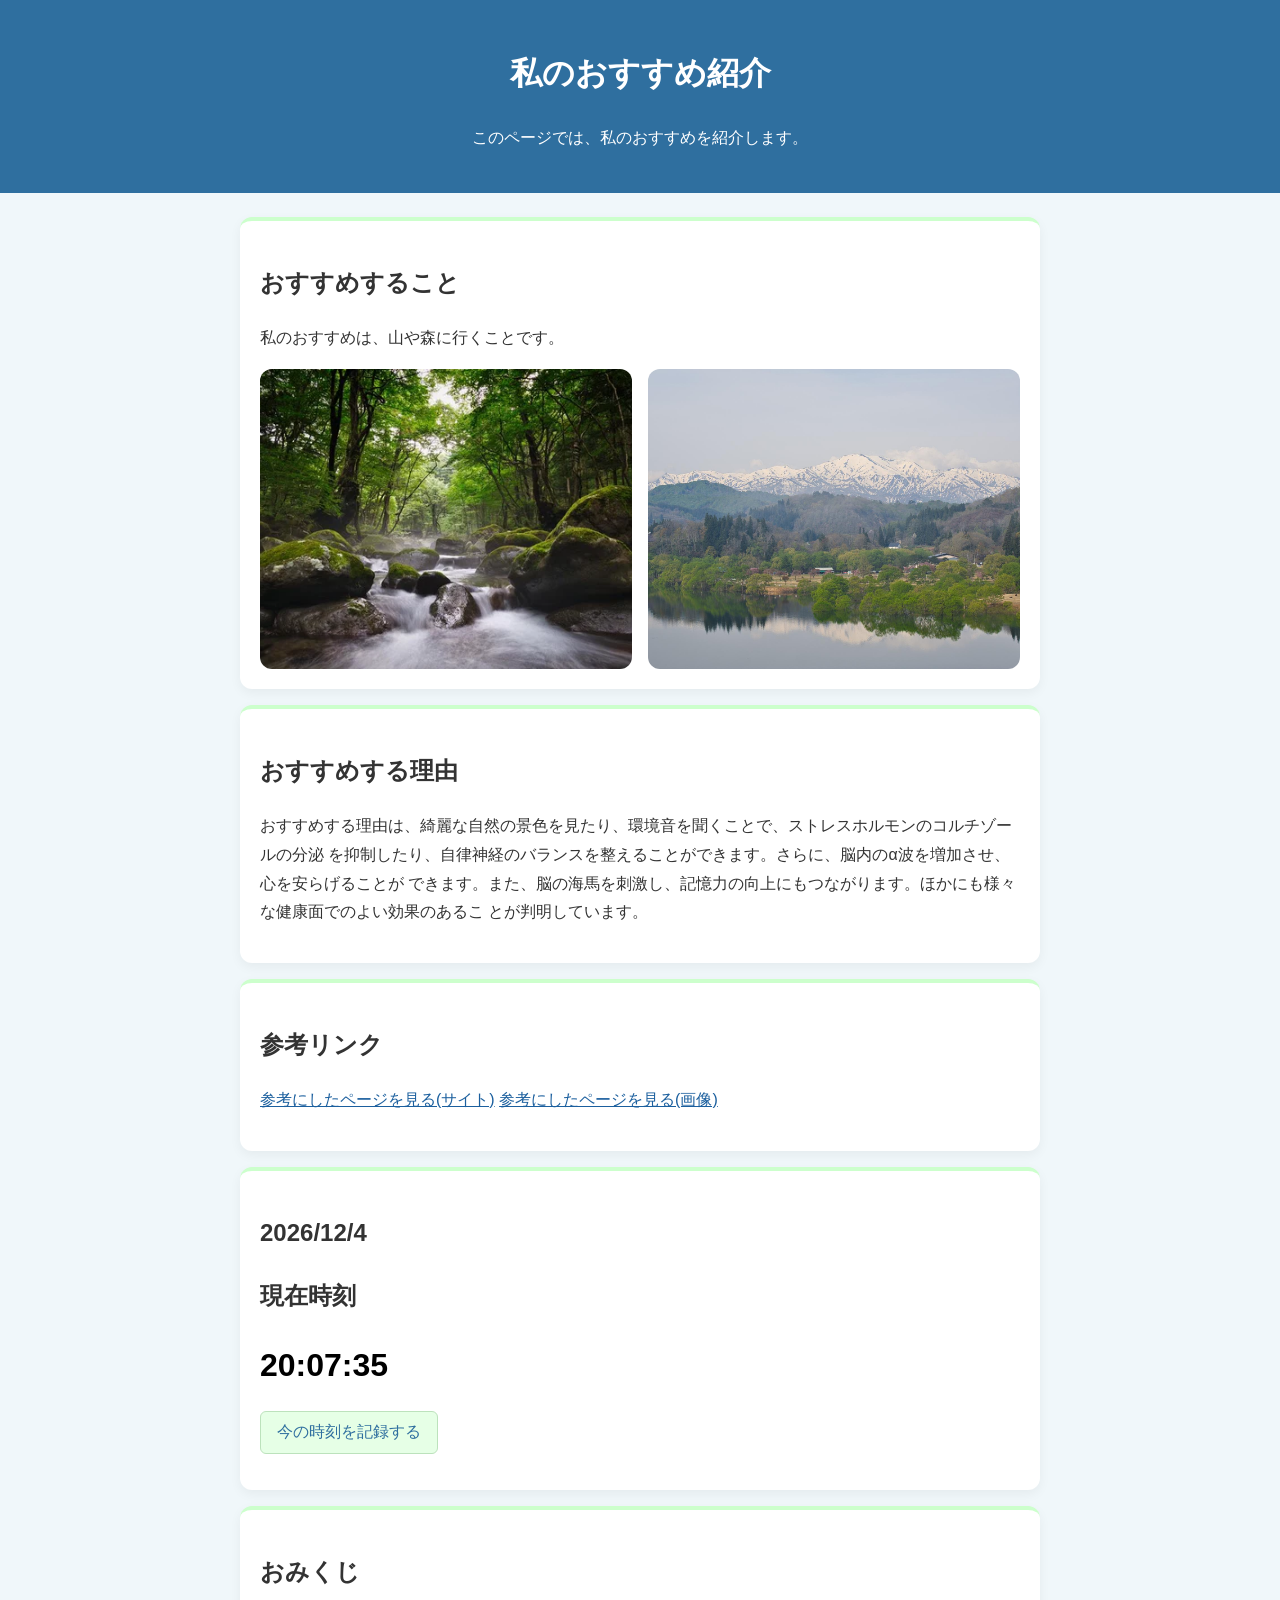
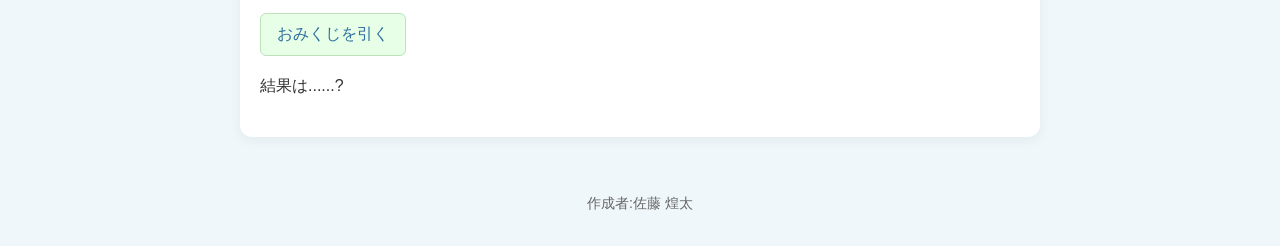
<file: index.html>
<!DOCTYPE html>
<html lang="ja">
<head>
  <meta charset="UTF-8">
  <title>おすすめ紹介ページ</title>
  <link rel="stylesheet" href="css/style.css">
  <script src="js/script.js" defer></script>
</head>
<body>
  <header>
    <h1>私のおすすめ紹介</h1>
    <p>このページでは、私のおすすめを紹介します。</p>
  </header>
  <main>
  <section class="card">
    <h2>おすすめすること</h2>
    <p>
      私のおすすめは、山や森に行くことです。
    </p>
    <div class="image-container">
      <img src="images/yuta_101280028_TP_V4.webp" alt="おすすめを表す画像" class="main2-image">
      <img src="images/yuta_2664s032_TP_V.jpg" alt="おすすめを表す画像" class="main2-image">
    </div>
  </section>
  <section class="card">
    <h2>おすすめする理由</h2>
    <p>
      おすすめする理由は、綺麗な自然の景色を見たり、環境音を聞くことで、ストレスホルモンのコルチゾールの分泌
      を抑制したり、自律神経のバランスを整えることができます。さらに、脳内のα波を増加させ、心を安らげることが
      できます。また、脳の海馬を刺激し、記憶力の向上にもつながります。ほかにも様々な健康面でのよい効果のあるこ
      とが判明しています。
    </p>
  </section>
  <section class="card">
    <h2>参考リンク</h2>
    <p>
      <a href="https://www.inakaclub.net/the-impact-of-nature-on-humans" target="_blank">参考にしたページを見る(サイト)</a>
      <a href="https://www.pakutaso.com/nature" target="_blank">参考にしたページを見る(画像)</a>
    </p>
  </section>
  <section class="card">
      <h2 id="today"></h2>
      <h2>現在時刻</h2>
      <p id="clock" class="clock-text">--:--:--</p>
      <button id="timeButton">今の時刻を記録する</button>
      <p id="timeMessage"></p>
   </section>
   <section class="card">
      <h2>おみくじ</h2>
      <button id="omikujiButton">おみくじを引く</button>
      <p id="omikujiResult">結果は......?</p>
     </section>
  </main>
  <footer>
    <p>作成者:佐藤 煌太</p>
  </footer>
</body>
</html>
</file>
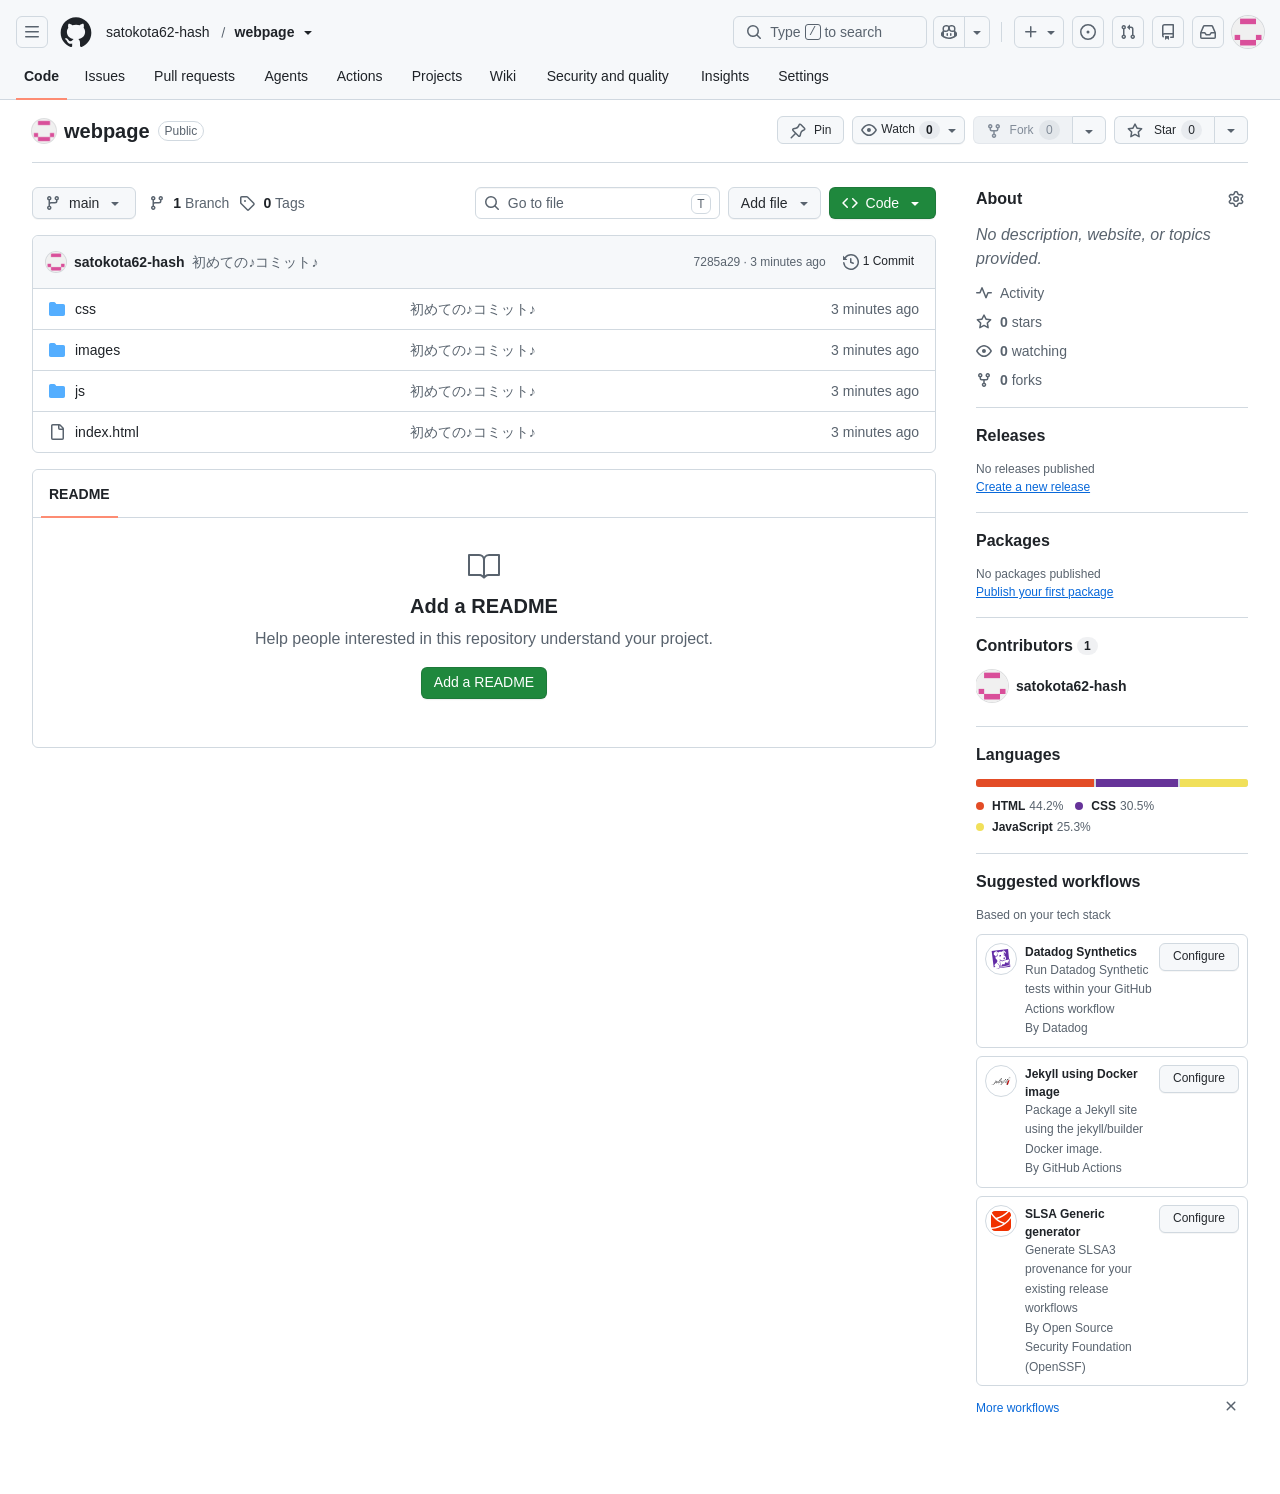
<file: images/satokota62-hash_webpage.html>
<!DOCTYPE html>
<!-- saved from url=(0052)https://github.com/satokota62-hash/webpage/tree/main -->
<html lang="en" data-color-mode="auto" data-light-theme="light" data-dark-theme="dark" data-a11y-animated-images="system" data-a11y-link-underlines="true" data-turbo-loaded="" class="js-focus-visible" data-js-focus-visible=""><head><meta http-equiv="Content-Type" content="text/html; charset=UTF-8"><style>.ͼ1.cm-focused {outline: 1px dotted #212121;}
.ͼ1 {position: relative !important; box-sizing: border-box; display: flex !important; flex-direction: column;}
.ͼ1 .cm-scroller {display: flex !important; align-items: flex-start !important; font-family: monospace; line-height: 1.4; height: 100%; overflow-x: auto; position: relative; z-index: 0; overflow-anchor: none;}
.ͼ1 .cm-content[contenteditable=true] {-webkit-user-modify: read-write-plaintext-only;}
.ͼ1 .cm-content {margin: 0; flex-grow: 2; flex-shrink: 0; display: block; white-space: pre; word-wrap: normal; box-sizing: border-box; min-height: 100%; padding: 4px 0; outline: none;}
.ͼ1 .cm-lineWrapping {white-space: pre-wrap; white-space: break-spaces; word-break: break-word; overflow-wrap: anywhere; flex-shrink: 1;}
.ͼ2 .cm-content {caret-color: black;}
.ͼ3 .cm-content {caret-color: white;}
.ͼ1 .cm-line {display: block; padding: 0 2px 0 6px;}
.ͼ1 .cm-layer > * {position: absolute;}
.ͼ1 .cm-layer {position: absolute; left: 0; top: 0; contain: size style;}
.ͼ2 .cm-selectionBackground {background: #d9d9d9;}
.ͼ3 .cm-selectionBackground {background: #222;}
.ͼ2.cm-focused > .cm-scroller > .cm-selectionLayer .cm-selectionBackground {background: #d7d4f0;}
.ͼ3.cm-focused > .cm-scroller > .cm-selectionLayer .cm-selectionBackground {background: #233;}
.ͼ1 .cm-cursorLayer {pointer-events: none;}
.ͼ1.cm-focused > .cm-scroller > .cm-cursorLayer {animation: steps(1) cm-blink 1.2s infinite;}
@keyframes cm-blink {50% {opacity: 0;}}
@keyframes cm-blink2 {50% {opacity: 0;}}
.ͼ1 .cm-cursor, .ͼ1 .cm-dropCursor {border-left: 1.2px solid black; margin-left: -0.6px; pointer-events: none;}
.ͼ1 .cm-cursor {display: none;}
.ͼ3 .cm-cursor {border-left-color: #ddd;}
.ͼ1 .cm-selectionHandle {background-color: currentColor; width: 1.5px;}
.ͼ1 .cm-selectionHandle-start::before, .ͼ1 .cm-selectionHandle-end::before {content: ""; background-color: inherit; border-radius: 50%; width: 8px; height: 8px; position: absolute; left: -3.25px;}
.ͼ1 .cm-selectionHandle-start::before {top: -8px;}
.ͼ1 .cm-selectionHandle-end::before {bottom: -8px;}
.ͼ1 .cm-dropCursor {position: absolute;}
.ͼ1.cm-focused > .cm-scroller > .cm-cursorLayer .cm-cursor {display: block;}
.ͼ1 .cm-iso {unicode-bidi: isolate;}
.ͼ1 .cm-announced {position: fixed; top: -10000px;}
@media print {.ͼ1 .cm-announced {display: none;}}
.ͼ2 .cm-activeLine {background-color: #cceeff44;}
.ͼ3 .cm-activeLine {background-color: #99eeff33;}
.ͼ2 .cm-specialChar {color: red;}
.ͼ3 .cm-specialChar {color: #f78;}
.ͼ1 .cm-gutters {flex-shrink: 0; display: flex; height: 100%; box-sizing: border-box; z-index: 200;}
.ͼ1 .cm-gutters-before {inset-inline-start: 0;}
.ͼ1 .cm-gutters-after {inset-inline-end: 0;}
.ͼ2 .cm-gutters.cm-gutters-before {border-right-width: 1px;}
.ͼ2 .cm-gutters.cm-gutters-after {border-left-width: 1px;}
.ͼ2 .cm-gutters {background-color: #f5f5f5; color: #6c6c6c; border: 0px solid #ddd;}
.ͼ3 .cm-gutters {background-color: #333338; color: #ccc;}
.ͼ1 .cm-gutter {display: flex !important; flex-direction: column; flex-shrink: 0; box-sizing: border-box; min-height: 100%; overflow: hidden;}
.ͼ1 .cm-gutterElement {box-sizing: border-box;}
.ͼ1 .cm-lineNumbers .cm-gutterElement {padding: 0 3px 0 5px; min-width: 20px; text-align: right; white-space: nowrap;}
.ͼ2 .cm-activeLineGutter {background-color: #e2f2ff;}
.ͼ3 .cm-activeLineGutter {background-color: #222227;}
.ͼ1 .cm-panels {box-sizing: border-box; position: sticky; left: 0; right: 0; z-index: 300;}
.ͼ2 .cm-panels {background-color: #f5f5f5; color: black;}
.ͼ2 .cm-panels-top {border-bottom: 1px solid #ddd;}
.ͼ2 .cm-panels-bottom {border-top: 1px solid #ddd;}
.ͼ3 .cm-panels {background-color: #333338; color: white;}
.ͼ1 .cm-dialog label {font-size: 80%;}
.ͼ1 .cm-dialog {padding: 2px 19px 4px 6px; position: relative;}
.ͼ1 .cm-dialog-close {position: absolute; top: 3px; right: 4px; background-color: inherit; border: none; font: inherit; font-size: 14px; padding: 0;}
.ͼ1 .cm-tab {display: inline-block; overflow: hidden; vertical-align: bottom;}
.ͼ1 .cm-widgetBuffer {vertical-align: text-top; height: 1em; width: 0; display: inline;}
.ͼ1 .cm-placeholder {color: #888; display: inline-block; vertical-align: top; user-select: none;}
.ͼ1 .cm-highlightSpace {background-image: radial-gradient(circle at 50% 55%, #aaa 20%, transparent 5%); background-position: center;}
.ͼ1 .cm-highlightTab {background-image: url('data:image/svg+xml,<svg xmlns="http://www.w3.org/2000/svg" width="200" height="20"><path stroke="%23888" stroke-width="1" fill="none" d="M1 10H196L190 5M190 15L196 10M197 4L197 16"/></svg>'); background-size: auto 100%; background-position: right 90%; background-repeat: no-repeat;}
.ͼ1 .cm-trailingSpace {background-color: #ff332255;}
.ͼ1 .cm-button {vertical-align: middle; color: inherit; font-size: 70%; padding: .2em 1em; border-radius: 1px;}
.ͼ2 .cm-button:active {background-image: linear-gradient(#b4b4b4, #d0d3d6);}
.ͼ2 .cm-button {background-image: linear-gradient(#eff1f5, #d9d9df); border: 1px solid #888;}
.ͼ3 .cm-button:active {background-image: linear-gradient(#111, #333);}
.ͼ3 .cm-button {background-image: linear-gradient(#393939, #111); border: 1px solid #888;}
.ͼ1 .cm-textfield {vertical-align: middle; color: inherit; font-size: 70%; border: 1px solid silver; padding: .2em .5em;}
.ͼ2 .cm-textfield {background-color: white;}
.ͼ3 .cm-textfield {border: 1px solid #555; background-color: inherit;}
.ͼ1 .cm-tooltip.cm-tooltip-autocomplete > ul > li, .ͼ1 .cm-tooltip.cm-tooltip-autocomplete > ul > completion-section {padding: 1px 3px; line-height: 1.2;}
.ͼ1 .cm-tooltip.cm-tooltip-autocomplete > ul > li {overflow-x: hidden; text-overflow: ellipsis; cursor: pointer;}
.ͼ1 .cm-tooltip.cm-tooltip-autocomplete > ul > completion-section {display: list-item; border-bottom: 1px solid silver; padding-left: 0.5em; opacity: 0.7;}
.ͼ1 .cm-tooltip.cm-tooltip-autocomplete > ul {font-family: monospace; white-space: nowrap; overflow: hidden auto; max-width: 700px; max-width: min(700px, 95vw); min-width: 250px; max-height: 10em; height: 100%; list-style: none; margin: 0; padding: 0;}
.ͼ2 .cm-tooltip-autocomplete ul li[aria-selected] {background: #17c; color: white;}
.ͼ2 .cm-tooltip-autocomplete-disabled ul li[aria-selected] {background: #777;}
.ͼ3 .cm-tooltip-autocomplete ul li[aria-selected] {background: #347; color: white;}
.ͼ3 .cm-tooltip-autocomplete-disabled ul li[aria-selected] {background: #444;}
.ͼ1 .cm-completionListIncompleteTop:before, .ͼ1 .cm-completionListIncompleteBottom:after {content: "···"; opacity: 0.5; display: block; text-align: center;}
.ͼ1 .cm-tooltip.cm-completionInfo {position: absolute; padding: 3px 9px; width: max-content; max-width: 400px; box-sizing: border-box;}
.ͼ1 .cm-completionInfo.cm-completionInfo-left {right: 100%;}
.ͼ1 .cm-completionInfo.cm-completionInfo-right {left: 100%;}
.ͼ1 .cm-completionInfo.cm-completionInfo-left-narrow {right: 30px;}
.ͼ1 .cm-completionInfo.cm-completionInfo-right-narrow {left: 30px;}
.ͼ2 .cm-snippetField {background-color: #00000022;}
.ͼ3 .cm-snippetField {background-color: #ffffff22;}
.ͼ1 .cm-snippetFieldPosition {vertical-align: text-top; width: 0; height: 1.15em; display: inline-block; margin: 0 -0.7px -.7em; border-left: 1.4px dotted #888;}
.ͼ1 .cm-completionMatchedText {text-decoration: underline;}
.ͼ1 .cm-completionDetail {margin-left: 0.5em; font-style: italic;}
.ͼ1 .cm-completionIcon {font-size: 90%; width: .8em; display: inline-block; text-align: center; padding-right: .6em; opacity: 0.6; box-sizing: content-box;}
.ͼ1 .cm-completionIcon-function:after, .ͼ1 .cm-completionIcon-method:after {content: 'ƒ';}
.ͼ1 .cm-completionIcon-class:after {content: '○';}
.ͼ1 .cm-completionIcon-interface:after {content: '◌';}
.ͼ1 .cm-completionIcon-variable:after {content: '𝑥';}
.ͼ1 .cm-completionIcon-constant:after {content: '𝐶';}
.ͼ1 .cm-completionIcon-type:after {content: '𝑡';}
.ͼ1 .cm-completionIcon-enum:after {content: '∪';}
.ͼ1 .cm-completionIcon-property:after {content: '□';}
.ͼ1 .cm-completionIcon-keyword:after {content: '🔑︎';}
.ͼ1 .cm-completionIcon-namespace:after {content: '▢';}
.ͼ1 .cm-completionIcon-text:after {content: 'abc'; font-size: 50%; vertical-align: middle;}
.ͼ1 .cm-tooltip {z-index: 500; box-sizing: border-box;}
.ͼ2 .cm-tooltip {border: 1px solid #bbb; background-color: #f5f5f5;}
.ͼ2 .cm-tooltip-section:not(:first-child) {border-top: 1px solid #bbb;}
.ͼ3 .cm-tooltip {background-color: #333338; color: white;}
.ͼ1 .cm-tooltip-arrow:before, .ͼ1 .cm-tooltip-arrow:after {content: ''; position: absolute; width: 0; height: 0; border-left: 7px solid transparent; border-right: 7px solid transparent;}
.ͼ1 .cm-tooltip-above .cm-tooltip-arrow:before {border-top: 7px solid #bbb;}
.ͼ1 .cm-tooltip-above .cm-tooltip-arrow:after {border-top: 7px solid #f5f5f5; bottom: 1px;}
.ͼ1 .cm-tooltip-above .cm-tooltip-arrow {bottom: -7px;}
.ͼ1 .cm-tooltip-below .cm-tooltip-arrow:before {border-bottom: 7px solid #bbb;}
.ͼ1 .cm-tooltip-below .cm-tooltip-arrow:after {border-bottom: 7px solid #f5f5f5; top: 1px;}
.ͼ1 .cm-tooltip-below .cm-tooltip-arrow {top: -7px;}
.ͼ1 .cm-tooltip-arrow {height: 7px; width: 14px; position: absolute; z-index: -1; overflow: hidden;}
.ͼ3 .cm-tooltip .cm-tooltip-arrow:before {border-top-color: #333338; border-bottom-color: #333338;}
.ͼ3 .cm-tooltip .cm-tooltip-arrow:after {border-top-color: transparent; border-bottom-color: transparent;}
.ͼ1 .cm-tooltip.cm-tooltip-autocomplete {border: 0; background-color: transparent;}
.ͼ1 .cm-tooltip.cm-tooltip-autocomplete > ul {font-family: var(--fontStack-monospace); font-size: 12px; background-color: var(--bgColor-default, var(--color-canvas-default)); border: 1px solid var(--borderColor-default, var(--color-border-default)); border-radius: var(--borderRadius-medium); box-shadow: var(--shadow-resting-medium, var(--color-shadow-medium)); min-width: auto;}
.ͼ1 .cm-tooltip.cm-tooltip-autocomplete li[role="option"] {padding: 2px 8px; margin: 0; color: var(--fgColor-default, var(--color-fg-default)); white-space: pre;}
.ͼ1 .cm-tooltip.cm-tooltip-autocomplete li[role="option"]:first-child {border-top-left-radius: var(--borderRadius-medium); border-top-right-radius: var(--borderRadius-medium);}
.ͼ1 .cm-tooltip.cm-tooltip-autocomplete li[role="option"]:last-child {border-bottom-left-radius: var(--borderRadius-medium); border-bottom-right-radius: var(--borderRadius-medium);}
.ͼ1 .cm-tooltip.cm-tooltip-autocomplete ul li[aria-selected], .ͼ1 .cm-tooltip.cm-tooltip-autocomplete ul li[aria-selected] .cm-completionDetail {color: var(--fgColor-onEmphasis, var(--color-fg-on-emphasis)); background: var(--bgColor-accent-emphasis, var(--color-accent-emphasis));}
.ͼ1 .cm-completionDetail {padding-left: 8px; color: var(--fgColor-muted, var(--color-fg-muted)); font-size: var(--fontSize-small); font-style: normal;}
.ͼ1 .cm-panel.cm-search [name=close] {position: absolute; top: 0; right: 4px; background-color: inherit; border: none; font: inherit; padding: 0; margin: 0;}
.ͼ1 .cm-panel.cm-search input, .ͼ1 .cm-panel.cm-search button, .ͼ1 .cm-panel.cm-search label {margin: .2em .6em .2em 0;}
.ͼ1 .cm-panel.cm-search input[type=checkbox] {margin-right: .2em;}
.ͼ1 .cm-panel.cm-search label {font-size: 80%; white-space: pre;}
.ͼ1 .cm-panel.cm-search {padding: 2px 6px 4px; position: relative;}
.ͼ2 .cm-searchMatch {background-color: #ffff0054;}
.ͼ3 .cm-searchMatch {background-color: #00ffff8a;}
.ͼ2 .cm-searchMatch-selected {background-color: #ff6a0054;}
.ͼ3 .cm-searchMatch-selected {background-color: #ff00ff8a;}
.ͼ1.cm-focused .cm-matchingBracket {background-color: #328c8252;}
.ͼ1.cm-focused .cm-nonmatchingBracket {background-color: #bb555544;}
.ͼ6 {color: var(--codeMirror-syntax-fgColor-keyword, var(--color-codemirror-syntax-keyword));}
.ͼ7 {color: var(--codeMirror-syntax-fgColor-comment, var(--color-codemirror-syntax-comment));}
.ͼ8 {color: var(--codeMirror-matchingBracket-fgColor, var(--color-codemirror-matchingbracket-text));}
.ͼ9 {color: var(--codeMirror-syntax-fgColor-string, var(--color-codemirror-syntax-string));}
.ͼa {color: var(--codeMirror-syntax-fgColor-constant, var(--color-codemirror-syntax-constant));}
.ͼb {color: var(--codeMirror-syntax-fgColor-constant, var(--color-codemirror-syntax-constant));}
.ͼc {color: var(--codeMirror-syntax-fgColor-entity, var(--color-codemirror-syntax-entity));}
.ͼd {color: var(--codeMirror-syntax-fgColor-variable, var(--color-codemirror-syntax-variable));}
.ͼe {color: inherit;}
.ͼf {font-weight: bold; color: inherit !important;}
.ͼg {color: var(--codeMirror-syntax-fgColor-comment, var(--color-codemirror-syntax-comment));}
.ͼh {text-decoration: underline;}
.ͼi {font-style: italic;}
.ͼj {font-weight: bold;}
.ͼk {text-decoration: line-through;}
.ͼ5 {background: var(--codeMirror-bgColor, var(--color-codemirror-bg)); color: var(--codeMirror-fgColor, var(--color-codemirror-text)); cursor: text;}
.ͼ5 .cm-gutters, .ͼ5 .cm-gutters.cm-gutters-before {background: var(--codeMirror-gutters-bgColor, var(--color-codemirror-gutters-bg)); border-right-width: 0;}
.ͼ5 .cm-lineNumbers .cm-gutterElement {color: var(--codeMirror-lineNumber-fgColor, var(--color-codemirror-linenumber-text)); font-family: var(--fontStack-monospace); font-size: var(--codeMirror-gutter-fontSize, var(--codeMirror-content-fontSize, 12px)); line-height: 20px; padding: 0 16px 0 16px;}
.ͼ5 .cm-content {caret-color: var(--codeMirror-cursor-fgColor, var(--color-codemirror-cursor)); font-family: var(--fontStack-monospace); font-size: var(--codeMirror-content-fontSize, 12px); background: var(--codeMirror-lines-bgColor, var(--color-codemirror-lines-bg)); line-height: 20px; padding-top: 8px;}
.ͼ5.cm-focused .cm-selectionBackground, .ͼ5 .cm-selectionBackground, .ͼ5 .cm-content ::selection {background-color: var(--codeMirror-selection-bgColor, var(--color-codemirror-selection-bg, #d7d4f0));}
.ͼ5.cm-focused {outline: none;}
.ͼ5.hide-help-until-focus.cm-focused .cm-panels-bottom {display: block;}
.ͼ5.hide-help-until-focus .cm-panels-bottom {display: none;}
.ͼ5.hide-help .cm-panels-top {display: none; position: absolute;}
.ͼ5 .cm-content ::-moz-selection {background-color: var(--codeMirror-selection-bgColor, var(--color-codemirror-selection-bg, #d7d4f0));}
.ͼ5 .cm-activeLine {background-color: var(--codeMirror-activeline-bgColor, var(--color-codemirror-activeline-bg));}
.ͼ5 .cm-selectionAttachment-mark {background-color: var(--bgColor-accent-muted, var(--codeMirror-selection-bgColor, #d7d4f0)); border-bottom: 1px solid var(--borderColor-accent-emphasis, var(--color-accent-fg)); box-sizing: border-box;}
.ͼ5 .cm-selectionAttachment-line {background-color: var(--bgColor-accent-muted, var(--codeMirror-selection-bgColor, #d7d4f0)); box-sizing: border-box;}
.ͼ5 .cm-selectionAttachment-gutter {background-color: var(--bgColor-accent-muted, var(--codeMirror-selection-bgColor, #d7d4f0)); box-shadow: inset 2px 0 0 var(--borderColor-accent-emphasis, var(--color-accent-fg)); color: var(--fgColor-accent, var(--color-accent-fg)); font-weight: 600; box-sizing: border-box;}
.ͼ5 .cm-line {padding-left: 16px;}
.ͼ5 .cm-help-panel {background: var(--bgColor-muted, var(--color-canvas-subtle)); padding: 7px 10px; margin: 0; font-size: 13px; line-height: 16px; color: var(--fgColor-muted, var(--color-fg-muted)); cursor: default;}
.ͼ5 .cm-panels-bottom {border-top: var(--borderWidth-thin, 1px) solid var(--borderColor-default, var(--color-border-default)); background: none;}
@media (max-width: 544px) {.ͼ5 .cm-panels-bottom {position: relative;}}
.ͼ5 .cm-panel.cm-search {background: var(--bgColor-muted, var(--color-canvas-subtle)); padding: 8px; font-size: 16px;}
.ͼ5 .cm-panel.cm-search > button {border-radius: 6px; padding: 4px 8px; background: var(--codeMirror-bgColor, var(--color-codemirror-bg)); color: var(--button-default-fgColor-rest, var(--color-btn-text)); border: 1px solid var(--button-default-borderColor-rest, var(--color-btn-border)); text-transform: capitalize;}
.ͼ5 .cm-panel.cm-search > label {color: var(--fgColor-default, var(--color-fg-default)); text-transform: capitalize; font-size: 12px;}
.ͼ5 .cm-panel.cm-search > input {border-radius: 6px; padding: 4px 8px; background: var(--bgColor-default, var(--color-canvas-default)); color: var(--fgColor-default, var(--color-fg-default)); border: 1px solid var(--borderColor-default, var(--color-border-default)); font-size: 12px;}
.ͼ5 .cm-panel.cm-search > button[name="close"] {padding: 4px;}
.ͼ5 .cm-panels-top {border-bottom: var(--borderWidth-thin, 1px) solid var(--color-border-default); background: none;}
.ͼ5 .cm-panel.cm-search input, .ͼ5 .cm-panel.cm-search button, .ͼ5 .cm-panel.cm-search label {margin-right: 8px; margin-bottom: 4px; margin-top: 4px; margin-left: 0;}
.ͼ5 .cm-lintRange {cursor: help; background-image: none !important;}
.ͼ5 .cm-placeholder {height: 1em; color: var(--fgColor-muted);}
.ͼ5.custom-tooltips .cm-tooltip {border: none !important; background-color: transparent !important;}
.ͼ5.custom-tooltips .cm-diagnostic {padding: 0; margin-left: 0 !important; border-left: none !important; white-space: unset;}
.ͼ4 {height: 85vh; min-height: ; width: 100%;}
</style><style type="text/css">.turbo-progress-bar {
  position: fixed;
  display: block;
  top: 0;
  left: 0;
  height: 3px;
  background: #0076ff;
  z-index: 2147483647;
  transition:
    width 300ms ease-out,
    opacity 150ms 150ms ease-in;
  transform: translate3d(0, 0, 0);
}
</style><style>
:root {
  --fontStack-monospace: "Monaspace Neon", ui-monospace, SFMono-Regular, SF Mono, Menlo, Consolas, Liberation Mono, monospace !important;
}
</style>




  
    
  
  
  
  
  
  

  


  <link crossorigin="anonymous" media="all" rel="stylesheet" href="./satokota62-hash_webpage_files/light-62b06818b06b09b7.css"><link crossorigin="anonymous" media="all" rel="stylesheet" href="./satokota62-hash_webpage_files/dark-f3311053b052c5d4.css"><link data-color-theme="light_high_contrast" crossorigin="anonymous" media="all" rel="stylesheet" data-href="https://github.githubassets.com/assets/light_high_contrast-44cd405df9340c5c.css"><link data-color-theme="light_colorblind" crossorigin="anonymous" media="all" rel="stylesheet" data-href="https://github.githubassets.com/assets/light_colorblind-646991fe4831aa4c.css"><link data-color-theme="light_colorblind_high_contrast" crossorigin="anonymous" media="all" rel="stylesheet" data-href="https://github.githubassets.com/assets/light_colorblind_high_contrast-4a10ec40fc7845a6.css"><link data-color-theme="light_tritanopia" crossorigin="anonymous" media="all" rel="stylesheet" data-href="https://github.githubassets.com/assets/light_tritanopia-ad55fa69f5aaa75d.css"><link data-color-theme="light_tritanopia_high_contrast" crossorigin="anonymous" media="all" rel="stylesheet" data-href="https://github.githubassets.com/assets/light_tritanopia_high_contrast-eed7315d90377f7a.css"><link data-color-theme="dark_high_contrast" crossorigin="anonymous" media="all" rel="stylesheet" data-href="https://github.githubassets.com/assets/dark_high_contrast-6739a26cef6aaf8e.css"><link data-color-theme="dark_colorblind" crossorigin="anonymous" media="all" rel="stylesheet" data-href="https://github.githubassets.com/assets/dark_colorblind-46654068ac8d8b19.css"><link data-color-theme="dark_colorblind_high_contrast" crossorigin="anonymous" media="all" rel="stylesheet" data-href="https://github.githubassets.com/assets/dark_colorblind_high_contrast-ce6091c5adfeb70f.css"><link data-color-theme="dark_tritanopia" crossorigin="anonymous" media="all" rel="stylesheet" data-href="https://github.githubassets.com/assets/dark_tritanopia-a1584556afb3c856.css"><link data-color-theme="dark_tritanopia_high_contrast" crossorigin="anonymous" media="all" rel="stylesheet" data-href="https://github.githubassets.com/assets/dark_tritanopia_high_contrast-f48b2521c34c41b6.css"><link data-color-theme="dark_dimmed" crossorigin="anonymous" media="all" rel="stylesheet" data-href="https://github.githubassets.com/assets/dark_dimmed-6199d2c64677af2d.css"><link data-color-theme="dark_dimmed_high_contrast" crossorigin="anonymous" media="all" rel="stylesheet" data-href="https://github.githubassets.com/assets/dark_dimmed_high_contrast-a8e662a03107fa71.css">

  <style type="text/css">
    :root {
      --tab-size-preference: 4;
    }

    pre, code {
      tab-size: var(--tab-size-preference);
    }
  </style>

    <link crossorigin="anonymous" media="all" rel="stylesheet" href="./satokota62-hash_webpage_files/primer-primitives-ac2f4b33720c6312.css">
    <link crossorigin="anonymous" media="all" rel="stylesheet" href="./satokota62-hash_webpage_files/primer-tailwind-compatible-80881bd3df4e816e.css">
    <link crossorigin="anonymous" media="all" rel="stylesheet" href="./satokota62-hash_webpage_files/global-1832d803adebd2b4.css">
    <link crossorigin="anonymous" media="all" rel="stylesheet" href="./satokota62-hash_webpage_files/github-cf976967feea1e66.css">
    <link crossorigin="anonymous" media="all" rel="stylesheet" href="./satokota62-hash_webpage_files/tailwind-5202d2d5c2ceca8a.css">
  <link crossorigin="anonymous" media="all" rel="stylesheet" href="./satokota62-hash_webpage_files/repository-6534fbc3f5e83ac0.css">
<link crossorigin="anonymous" media="all" rel="stylesheet" href="./satokota62-hash_webpage_files/code-a5d20170108e1057.css">

  

  <script type="application/json" id="client-env">{"locale":"en","featureFlags":["actions_enable_background_steps","actions_workflow_language_service_allow_case_function","activity_diff_file_tree","activity_repos_file_tree","activity_repos_overview_header","activity_repos_overview_sidebar","agent_author_search_expansion","agent_author_search_expansion_ui_pulls","alternate_user_config_repo","artifact_ui_v2","billing_billable_licenses_cost_center_bucket_fix","billing_cost_center_user_level_budgets","billing_discount_threshold_notification","billing_multi_user_cost_center_total_user_count","billing_ui_budget_pagination_enabled","billing_user_level_budgets","billing_user_level_budgets_manage","ccr_files_changed_model_picker","ccr_implement_suggestion_refresh","code_quality_enablement_banner_targeting","code_quality_new_repo_selection_card","code_quality_remove_preview","code_view_checks_live_updates","code_view_raf_sticky_lines","codemirror_inp_optimizations","codespaces_prebuild_region_target_update","coding_agent_third_party_model_ui","comment_viewer_copy_raw_markdown","contentful_primer_code_blocks","copilot_agent_snippy","copilot_api_agentic_issue_marshal_yaml","copilot_ask_mode_dropdown","copilot_automations_pagination","copilot_chat_attach_multiple_images","copilot_chat_auto_mode_picker_paid","copilot_chat_category_rate_limit_messages","copilot_chat_clear_model_selection_for_default_change","copilot_chat_compact_tables","copilot_chat_disable_model_picker_while_streaming","copilot_chat_docked_panel","copilot_chat_enable_tool_call_logs","copilot_chat_header_reorder","copilot_chat_increase_token_padding","copilot_chat_input_commands","copilot_chat_interspersed_tool_calls","copilot_chat_max_upsell","copilot_chat_model_picker_promotions","copilot_chat_models_browser_cache","copilot_chat_opening_thread_switch","copilot_chat_per_message_token_usage","copilot_chat_prettify_pasted_code","copilot_chat_reduce_quota_checks","copilot_chat_ubb_meter","copilot_chat_vision_dotcom_chat_ga_gate","copilot_chat_vision_in_claude","copilot_chat_vision_preview_gate","copilot_cli_install_cta_max_plan","copilot_css_textarea_autosize","copilot_custom_copilots","copilot_custom_copilots_feature_preview","copilot_diff_explain_conversation_intent","copilot_diff_reference_context","copilot_duplicate_thread","copilot_extensions_removal_on_marketplace","copilot_file_block_ref_matching","copilot_fix_failed_workflows_all_skus","copilot_ftp_hyperspace_upgrade_prompt","copilot_hide_hovercard","copilot_immersive_code_block_transition_wrap","copilot_immersive_embedded_deferred_payload","copilot_immersive_embedded_draggable","copilot_immersive_embedded_header_button","copilot_immersive_embedded_implicit_references","copilot_immersive_embedded_skip_copilot_api_token_for_dotcom_context","copilot_immersive_file_block_transition_open","copilot_immersive_file_preview_keep_mounted","copilot_immersive_job_result_preview","copilot_immersive_suggestion_pills","copilot_immersive_task_hyperlinking","copilot_immersive_task_within_chat_thread","copilot_issue_list_show_more","copilot_mc_cli_resume_any_users_task","copilot_mc_nudges","copilot_mission_control_agent_filtering","copilot_mission_control_environment_list_icons","copilot_mission_control_needs_attention","copilot_mission_control_sandbox_remote_bypass","copilot_mission_control_session_events_ui","copilot_mission_control_session_filters","copilot_mission_control_task_alive_updates","copilot_mission_control_task_sharing","copilot_org_policy_page_focus_mode","copilot_plans_signups_enabled","copilot_pr_chat_enhancements","copilot_premium_request_quotas","copilot_prominent_upgrade_button","copilot_redirect_header_button_to_agents","copilot_resource_panel","copilot_share_active_subthread","copilot_spaces_ga","copilot_spaces_individual_policies_ga","copilot_spark_empty_state","copilot_spark_handle_nil_friendly_name","copilot_swe_agent_authorization_status_ui","copilot_swe_agent_hide_model_picker_if_only_auto","copilot_swe_agent_issue_comment_trigger","copilot_swe_agent_pr_comment_model_picker","copilot_swe_agent_pull_request_comment_trigger","copilot_swe_agent_pull_request_merged_trigger","copilot_swe_agent_pull_request_opened_trigger","copilot_swe_agent_pull_request_synchronize_trigger","copilot_swe_agent_use_subagents","copilot_task_api_github_rest_style","copilot_token_based_billing","copilot_unconfigured_is_inherited","copilot_user_can_upgrade_plan_field","copilot_workbench_ubb","dashboard_indexeddb_caching","dashboard_lists_max_age_filter","dashboard_surface_persistent_preferences","dashboard_universe_2025","dashboard_universe_2025_feedback_dialog","fgpat_permissions_selector_redesign","flex_cta_groups_mvp","ga_enterprise_teams_ui","global_nav_react","hide_groups_list_for_few_groups","hpc_error_overhead","hyperspace_2025_logged_out_batch_1","hyperspace_2025_logged_out_batch_2","hyperspace_2025_logged_out_batch_3","in_product_messaging_datadog_monitoring","ipm_budget_deep_linking","ipm_global_transactional_message_agents","ipm_global_transactional_message_copilot","ipm_global_transactional_message_issues","ipm_global_transactional_message_prs","ipm_global_transactional_message_repos","ipm_global_transactional_message_spaces","issue_cca_modal_open","issue_cca_multi_assign_modal","issue_cca_visualization","issue_fields_multi_select","issue_inline_avatars","issue_relative_time_micro","issues_dashboard_sso_structured_errors","issues_expanded_file_types","issues_lazy_load_comment_box_suggestions","issues_react_chrome_container_query_fix","issues_react_include_bots_in_pickers","issues_react_ui_feedback","landing_pages_ninetailed","landing_pages_web_vitals_tracking","lifecycle_label_name_updates","low_quality_classifier","marketing_pages_search_explore_provider","memex_default_issue_create_repository","memex_lazy_hydrate_agent_tasks","memex_live_update_hovercard","memex_mwl_filter_field_delimiter","memex_remove_deprecated_type_issue","memex_roadmap_drag_style","merge_status_header_feedback","oauth_authorize_clickjacking_protection","octocaptcha_origin_optimization","pacer_layout_hide_sso_banner","pr_sfv_new_diff_fetch","primer_react_css_anchor_positioning","primer_react_merged_forwarded_refs","property_definition_empty_state_suggestions","prs_copilot_app_open_action","prs_css_anchor_positioning","prs_live_updates_issue_comments","prx_files","pull_request_commit_checks_dialog","pull_request_copilot_attribution_header","pull_request_files_virtualization","pull_request_inbox_customize_sections","pull_request_overview_panel_edit_description","pull_request_virtualization_image_estimate","pull_request_virtualization_scroll_compensation","pull_request_virtualization_scroll_intent","react_blob_isolate_code_lines","react_blob_overlay","react_data_router_code_view_sidebar","react_data_router_tanstack_allowed","react_sandbox_future_tanstack","repo_issues_sidebar_layout","repo_overview_ask_copilot","repos_contributors_limited_default_range","repository_suggester_elastic_search","review_involves_filter","sample_network_conn_type","secret_scanning_metadata_preview_table","secret_scanning_pattern_alerts_link","security_center_artifact_filters_popover","semantic_similarity_duplicate_issue_detection","session_logs_ungroup_reasoning_text","site_banner_desktop_copilot_app","site_code_quality_page","site_github_app_ga_page","site_global_banner_learn_copilot_app","site_global_banner_security_webinar","site_global_nav_spark_models_removed","spark_prompt_secret_scanning","spark_server_connection_status","suppress_automated_browser_vitals","swp_forms_disable_octocaptcha","team_review_requested_by_user_filter","track_notifications_settings_usage","turbo_skip_form","update_issue_suggestions","viewscreen_sandbox","warn_inaccessible_attachments","webp_support","workbench_store_readonly"],"login":"satokota62-hash","copilotApiOverrideUrl":"https://api.individual.githubcopilot.com","cmcApiUrl":"https://api.github.com/cmc_internal/api"}</script>
<script crossorigin="anonymous" type="module" src="./satokota62-hash_webpage_files/wp-runtime-bb3167a3844ae3b7.js.ダウンロード" defer="defer"></script>




<script crossorigin="anonymous" type="module" src="./satokota62-hash_webpage_files/environment-31120210e0dec4de.js.ダウンロード" defer="defer"></script>
<link crossorigin="anonymous" media="all" rel="stylesheet" href="./satokota62-hash_webpage_files/app-runtime.a596275b6d2beaf5.module.css">









<script crossorigin="anonymous" type="module" src="./satokota62-hash_webpage_files/github-elements-3870415b1b377827.js.ダウンロード" defer="defer"></script>
<script crossorigin="anonymous" type="module" src="./satokota62-hash_webpage_files/element-registry-4d39bd69f100eef8.js.ダウンロード" defer="defer"></script>
















<script crossorigin="anonymous" type="module" src="./satokota62-hash_webpage_files/behaviors-05974eabdba6c1d6.js.ダウンロード" defer="defer"></script>
<link crossorigin="anonymous" media="all" rel="stylesheet" href="./satokota62-hash_webpage_files/react-core.e7eb59fdde3d4b7e.module.css">

<script crossorigin="anonymous" type="module" src="./satokota62-hash_webpage_files/codespaces-e2ffcd1595a0e4cc.js.ダウンロード" defer="defer"></script>

<script crossorigin="anonymous" type="module" src="./satokota62-hash_webpage_files/repositories-18a51986dab82edf.js.ダウンロード" defer="defer"></script>
<script crossorigin="anonymous" type="module" src="./satokota62-hash_webpage_files/code-menu-ebd1fa953a9975b6.js.ダウンロード" defer="defer"></script>
  
  





































<script crossorigin="anonymous" type="module" src="./satokota62-hash_webpage_files/code-view-152917b64214485f.js.ダウンロード" defer="defer"></script>
<link crossorigin="anonymous" media="all" rel="stylesheet" href="./satokota62-hash_webpage_files/primer-react-css.98ad1672d1ed9f02.module.css">
<link crossorigin="anonymous" media="all" rel="stylesheet" href="./satokota62-hash_webpage_files/99788.3f3bbe9f49318c1c.module.css">
<link crossorigin="anonymous" media="all" rel="stylesheet" href="./satokota62-hash_webpage_files/22093.c9d545eebf6d0166.module.css">
<link crossorigin="anonymous" media="all" rel="stylesheet" href="./satokota62-hash_webpage_files/code-view.0044234c2074882a.module.css">


  



  
  
  
  

    
  


  


    


  
  

  
  

    







  

  




    

  

    

    

      

      

    
    
    

      
  
  


      
      

      

      


      
      
      

        


  <meta http-equiv="x-pjax-version" content="95a06ec3d8e106033f44541dbe88eb9daf31f21f51776affdb949efed6bc3214" data-turbo-track="reload">
  <meta http-equiv="x-pjax-csp-version" content="cb4cffb7c023f774818cf728eb860debf1fc8ecf88a20487b238da276df1eb7d" data-turbo-track="reload">
  <meta http-equiv="x-pjax-css-version" content="0f66651d491e0bc927f9973a3bded16a7dcf41eb68077453352dc15547622c59" data-turbo-track="reload">
  <meta http-equiv="x-pjax-js-version" content="52c76df668885aaff23b50bdca1fa1ea44ac9c1553e888ebc70ff1e4daa4625b" data-turbo-track="reload">

  

      

    

  

  
  



    

    
  


  


  

    <meta name="release" content="309153364422b3c499922d1a2a6404910a58ed8e" data-turbo-track="reload">
  

  
  
  




  
  

  

  <link rel="stylesheet" type="text/css" href="./satokota62-hash_webpage_files/81758.7c3708c9a66f2f0d.module.css" crossorigin="anonymous"><link rel="stylesheet" type="text/css" href="./satokota62-hash_webpage_files/38963.f9ae8bf4d28d4bfd.module.css" crossorigin="anonymous"><link rel="stylesheet" type="text/css" href="./satokota62-hash_webpage_files/7872.c5a7844afa2c5aaa.module.css" crossorigin="anonymous"><link rel="stylesheet" type="text/css" href="./satokota62-hash_webpage_files/31896.fa935e88fc123608.module.css" crossorigin="anonymous"><link rel="stylesheet" type="text/css" href="./satokota62-hash_webpage_files/53839.3de4c73116bc257b.module.css" crossorigin="anonymous"><link rel="stylesheet" type="text/css" href="./satokota62-hash_webpage_files/86851.7d0dfed3614c981f.module.css" crossorigin="anonymous"><link rel="stylesheet" type="text/css" href="./satokota62-hash_webpage_files/5398.5487b33f91314679.module.css" crossorigin="anonymous"><link rel="stylesheet" type="text/css" href="./satokota62-hash_webpage_files/86343.559c252887994ee2.module.css" crossorigin="anonymous"><link rel="stylesheet" type="text/css" href="./satokota62-hash_webpage_files/92563.75c14e5d5ab45a6b.module.css" crossorigin="anonymous"><link rel="stylesheet" type="text/css" href="./satokota62-hash_webpage_files/52785.6c3440adac0b5a13.module.css" crossorigin="anonymous"><link rel="stylesheet" type="text/css" href="./satokota62-hash_webpage_files/24301.f1e9bb6a5789993a.module.css" crossorigin="anonymous"><link rel="stylesheet" type="text/css" href="./satokota62-hash_webpage_files/96188.dd134d1c4b62ada4.module.css" crossorigin="anonymous"><link rel="stylesheet" type="text/css" href="./satokota62-hash_webpage_files/68854.7a02305b2c84d08d.module.css" crossorigin="anonymous"><link rel="stylesheet" type="text/css" href="./satokota62-hash_webpage_files/21863.1b0abc70a732a009.module.css" crossorigin="anonymous"><link rel="stylesheet" type="text/css" href="./satokota62-hash_webpage_files/2703.3279723156cf9b0b.module.css" crossorigin="anonymous"><link rel="stylesheet" type="text/css" href="./satokota62-hash_webpage_files/78506.d1103cf3448445e1.module.css" crossorigin="anonymous"><link rel="stylesheet" type="text/css" href="./satokota62-hash_webpage_files/59365.eafd6ac3f54e705a.module.css" crossorigin="anonymous"><link rel="stylesheet" type="text/css" href="./satokota62-hash_webpage_files/30346.5115be1ff0511220.module.css" crossorigin="anonymous"><link rel="stylesheet" type="text/css" href="./satokota62-hash_webpage_files/50624.62fc23baf902e916.module.css" crossorigin="anonymous"><link rel="stylesheet" type="text/css" href="./satokota62-hash_webpage_files/73404.1e765cbc042f61d0.module.css" crossorigin="anonymous"><link rel="stylesheet" type="text/css" href="./satokota62-hash_webpage_files/36762.e4e355af1ceb8b8c.module.css" crossorigin="anonymous"><link rel="stylesheet" type="text/css" href="./satokota62-hash_webpage_files/37575.674f2d8f00a06893.module.css" crossorigin="anonymous"><link rel="stylesheet" type="text/css" href="./satokota62-hash_webpage_files/89194.f4d4131df514487c.module.css" crossorigin="anonymous"><link rel="stylesheet" type="text/css" href="./satokota62-hash_webpage_files/79732.33a91c9e9834a961.module.css" crossorigin="anonymous"><link crossorigin="anonymous" media="all" rel="stylesheet" href="./satokota62-hash_webpage_files/editor.22804ee5be11df2d.module.css"><script type="module" src="./satokota62-hash_webpage_files/diffs-a8f7a9cf7706fdc9.js.ダウンロード"></script><script type="module" src="./satokota62-hash_webpage_files/editor-aab4f7d9d8f1313f.js.ダウンロード"></script><link rel="dns-prefetch" href="https://github.githubassets.com/"><link rel="dns-prefetch" href="https://avatars.githubusercontent.com/"><link rel="dns-prefetch" href="https://github-cloud.s3.amazonaws.com/"><link rel="dns-prefetch" href="https://user-images.githubusercontent.com/"><link rel="preconnect" href="https://github.githubassets.com/" crossorigin=""><link rel="preconnect" href="https://avatars.githubusercontent.com/"><link crossorigin="anonymous" rel="modulepreload" href="https://github.githubassets.com/assets/app-foundation-b0a3176b6b91e784.js"><link crossorigin="anonymous" rel="modulepreload" href="https://github.githubassets.com/assets/app-runtime-3a9592c6c49c3caa.js"><link crossorigin="anonymous" rel="modulepreload" href="https://github.githubassets.com/assets/fetch-utilities-c15f4a0ba1130fd4.js"><link crossorigin="anonymous" rel="modulepreload" href="https://github.githubassets.com/assets/78205-75aff589688e0be2.js"><link crossorigin="anonymous" rel="modulepreload" href="https://github.githubassets.com/assets/catalyst-03fc2ee1b163e4cb.js"><link crossorigin="anonymous" rel="modulepreload" href="https://github.githubassets.com/assets/selector-observer-31e911ea8e9046d3.js"><link crossorigin="anonymous" rel="modulepreload" href="https://github.githubassets.com/assets/relative-time-element-dfbe05d051d2745a.js"><link crossorigin="anonymous" rel="modulepreload" href="https://github.githubassets.com/assets/296-cddf2922ea3a416c.js"><link crossorigin="anonymous" rel="modulepreload" href="https://github.githubassets.com/assets/816-29b762091e5033a9.js"><link crossorigin="anonymous" rel="modulepreload" href="https://github.githubassets.com/assets/65637-e357a8be37eda955.js"><link crossorigin="anonymous" rel="modulepreload" href="https://github.githubassets.com/assets/31721-903cd2b317a8cc03.js"><link crossorigin="anonymous" rel="modulepreload" href="https://github.githubassets.com/assets/46740-0a6e4901e467cc61.js"><link crossorigin="anonymous" rel="modulepreload" href="https://github.githubassets.com/assets/91445-6f5c449d48bb47ab.js"><link crossorigin="anonymous" rel="modulepreload" href="https://github.githubassets.com/assets/runtime-helpers-b5a5a1cee32a4b87.js"><link crossorigin="anonymous" rel="modulepreload" href="https://github.githubassets.com/assets/aria-live-f89426702b2d1650.js"><link crossorigin="anonymous" rel="modulepreload" href="https://github.githubassets.com/assets/hotkey-18e2cf4c6aadb3ff.js"><link crossorigin="anonymous" rel="modulepreload" href="https://github.githubassets.com/assets/react-core-0f20bad46ba8cead.js"><link crossorigin="anonymous" rel="modulepreload" href="https://github.githubassets.com/assets/react-lib-a79e0802ead09943.js"><link crossorigin="anonymous" rel="modulepreload" href="https://github.githubassets.com/assets/50841-f6411d024525940b.js"><link crossorigin="anonymous" rel="modulepreload" href="https://github.githubassets.com/assets/79039-9238f8fd47d74629.js"><link crossorigin="anonymous" rel="modulepreload" href="https://github.githubassets.com/assets/88475-e7c45daacb58e0a3.js"><link crossorigin="anonymous" rel="modulepreload" href="https://github.githubassets.com/assets/26533-36c85461b011ffd5.js"><link crossorigin="anonymous" rel="modulepreload" href="https://github.githubassets.com/assets/3609-2a17d1c3e2ce7fe5.js"><link crossorigin="anonymous" rel="modulepreload" href="https://github.githubassets.com/assets/17430-e901a0f85324c01f.js"><link crossorigin="anonymous" rel="modulepreload" href="https://github.githubassets.com/assets/40489-1cb4158300f5cf11.js"><link crossorigin="anonymous" rel="modulepreload" href="https://github.githubassets.com/assets/85720-fc27301ab71403cf.js"><link crossorigin="anonymous" rel="modulepreload" href="https://github.githubassets.com/assets/6059-001e1b0cb00e4a0b.js"><link crossorigin="anonymous" rel="modulepreload" href="https://github.githubassets.com/assets/29863-48ad2609b0f83022.js"><link crossorigin="anonymous" rel="modulepreload" href="https://github.githubassets.com/assets/24061-55c5ea4be30ab4b5.js"><link crossorigin="anonymous" rel="modulepreload" href="https://github.githubassets.com/assets/66728-0ce5549de1472c6f.js"><link crossorigin="anonymous" rel="modulepreload" href="https://github.githubassets.com/assets/48042-7e814f43e9ff3678.js"><link crossorigin="anonymous" rel="modulepreload" href="./satokota62-hash_webpage_files/wp-runtime-bb3167a3844ae3b7.js.ダウンロード"><link crossorigin="anonymous" rel="modulepreload" href="https://github.githubassets.com/assets/primer-react-a5811f9df176137a.js"><link crossorigin="anonymous" rel="modulepreload" href="https://github.githubassets.com/assets/octicons-react-0f7aabd2961515ac.js"><link crossorigin="anonymous" rel="modulepreload" href="https://github.githubassets.com/assets/68751-ce203b06ab59e9ad.js"><link crossorigin="anonymous" rel="modulepreload" href="https://github.githubassets.com/assets/437-e211f0d3b29f548a.js"><link crossorigin="anonymous" rel="modulepreload" href="https://github.githubassets.com/assets/53351-c7a0796f923dc77c.js"><link crossorigin="anonymous" rel="modulepreload" href="https://github.githubassets.com/assets/7463-886fbf7975c0e6d4.js"><link crossorigin="anonymous" rel="modulepreload" href="https://github.githubassets.com/assets/43952-7629a3dee4ba4e75.js"><link crossorigin="anonymous" rel="modulepreload" href="https://github.githubassets.com/assets/27600-ca5896d422c7dee2.js"><link crossorigin="anonymous" rel="modulepreload" href="https://github.githubassets.com/assets/88493-eabaae5d94674ff7.js"><link crossorigin="anonymous" rel="modulepreload" href="https://github.githubassets.com/assets/47406-9bb14b50b23b780e.js"><link crossorigin="anonymous" rel="modulepreload" href="https://github.githubassets.com/assets/76041-6118fbdcc7fd198e.js"><link crossorigin="anonymous" rel="modulepreload" href="https://github.githubassets.com/assets/93680-3389e5b60501a851.js"><link crossorigin="anonymous" rel="modulepreload" href="https://github.githubassets.com/assets/71192-87b68d371daccae0.js"><link crossorigin="anonymous" rel="modulepreload" href="https://github.githubassets.com/assets/4871-d4c66be5b6789608.js"><link crossorigin="anonymous" rel="modulepreload" href="https://github.githubassets.com/assets/57664-4be11172b1253f5b.js"><link crossorigin="anonymous" rel="modulepreload" href="https://github.githubassets.com/assets/56324-60b525a3c31ec0cf.js"><link crossorigin="anonymous" rel="modulepreload" href="https://github.githubassets.com/assets/4706-4d3c62464fbdd35d.js"><link crossorigin="anonymous" rel="modulepreload" href="https://github.githubassets.com/assets/47278-2c1e2d57e9e343f4.js"><link crossorigin="anonymous" rel="modulepreload" href="https://github.githubassets.com/assets/10257-a73e531345938203.js"><link crossorigin="anonymous" rel="modulepreload" href="https://github.githubassets.com/assets/1966-7fbeda16787b1887.js"><link crossorigin="anonymous" rel="modulepreload" href="https://github.githubassets.com/assets/8151-9fc11fb2f79e768d.js"><link crossorigin="anonymous" rel="modulepreload" href="https://github.githubassets.com/assets/11494-ffe52f81d15e7ba9.js"><link crossorigin="anonymous" rel="modulepreload" href="https://github.githubassets.com/assets/13735-f0dd0afbdea7b5d9.js"><link crossorigin="anonymous" rel="modulepreload" href="https://github.githubassets.com/assets/99788-45193d304bb21c1b.js"><link crossorigin="anonymous" rel="modulepreload" href="https://github.githubassets.com/assets/30223-4036f6c2f2c51cf3.js"><link crossorigin="anonymous" rel="modulepreload" href="https://github.githubassets.com/assets/21472-55c26f2010eec637.js"><link crossorigin="anonymous" rel="modulepreload" href="https://github.githubassets.com/assets/79589-38336187f30815d8.js"><link crossorigin="anonymous" rel="modulepreload" href="https://github.githubassets.com/assets/24860-70121da41a4fb7f5.js"><link crossorigin="anonymous" rel="modulepreload" href="https://github.githubassets.com/assets/85736-8a75fdce27024c9a.js"><link crossorigin="anonymous" rel="modulepreload" href="https://github.githubassets.com/assets/32146-9133477a8790514d.js"><link crossorigin="anonymous" rel="modulepreload" href="https://github.githubassets.com/assets/4889-4516784f4cc47d50.js"><link crossorigin="anonymous" rel="modulepreload" href="https://github.githubassets.com/assets/54050-fab70dd93d099e8d.js"><link crossorigin="anonymous" rel="modulepreload" href="https://github.githubassets.com/assets/13199-293e166b3e4f0a7a.js"><link crossorigin="anonymous" rel="modulepreload" href="https://github.githubassets.com/assets/66917-dd951f9e7be5ae69.js"><link crossorigin="anonymous" rel="modulepreload" href="https://github.githubassets.com/assets/3399-8028db630c5e2b46.js"><link crossorigin="anonymous" rel="modulepreload" href="https://github.githubassets.com/assets/26473-cadbc59f2a7923d4.js"><link crossorigin="anonymous" rel="modulepreload" href="https://github.githubassets.com/assets/22093-7cf16d9728e66cda.js"><title>satokota62-hash/webpage</title><meta name="fetch-nonce" content="v2:74e31f92-ff08-3bed-77d6-e35d216900ad"><meta name="current-catalog-service-hash" content="f3abb0cc802f3d7b95fc8762b94bdcb13bf39634c40c357301c4aa1d67a256fb"><link rel="assets" href="https://github.githubassets.com/"><meta name="google-site-verification" content="Apib7-x98H0j5cPqHWwSMm6dNU4GmODRoqxLiDzdx9I"><meta name="octolytics-url" content="https://collector.github.com/github/collect"><meta name="octolytics-actor-id" content="296002986"><meta name="octolytics-actor-login" content="satokota62-hash"><meta name="octolytics-actor-hash" content="3a9d5fab573745f68ab9fbb9021a09b8781f78c8d8a7744c32da6602601ac91a"><meta name="user-login" content="satokota62-hash"><link rel="sudo-modal" href="https://github.com/sessions/sudo_modal"><meta name="viewport" content="width=device-width"><meta name="description" content="Contribute to satokota62-hash/webpage development by creating an account on GitHub."><link rel="search" type="application/opensearchdescription+xml" href="https://github.com/opensearch.xml" title="GitHub"><link rel="fluid-icon" href="https://github.com/fluidicon.png" title="GitHub"><meta property="fb:app_id" content="1401488693436528"><meta name="apple-itunes-app" content="app-id=1477376905, app-argument=https://github.com/satokota62-hash/webpage"><meta name="twitter:image" content="https://opengraph.githubassets.com/e595669134a66edc5fcf9507a128f0f34cce492df8820cde2b4554b2ba0f1def/satokota62-hash/webpage"><meta name="twitter:site" content="@github"><meta name="twitter:card" content="summary_large_image"><meta name="twitter:title" content="satokota62-hash/webpage"><meta name="twitter:description" content="Contribute to satokota62-hash/webpage development by creating an account on GitHub."><meta property="og:image" content="https://opengraph.githubassets.com/e595669134a66edc5fcf9507a128f0f34cce492df8820cde2b4554b2ba0f1def/satokota62-hash/webpage"><meta property="og:image:alt" content="Contribute to satokota62-hash/webpage development by creating an account on GitHub."><meta property="og:image:width" content="1200"><meta property="og:image:height" content="600"><meta property="og:site_name" content="GitHub"><meta property="og:type" content="object"><meta property="og:title" content="satokota62-hash/webpage"><meta property="og:url" content="https://github.com/satokota62-hash/webpage"><meta property="og:description" content="Contribute to satokota62-hash/webpage development by creating an account on GitHub."><link rel="shared-web-socket" href="wss://alive.github.com/_sockets/u/296002986/ws?session=eyJ2IjoiVjMiLCJ1IjoyOTYwMDI5ODYsInMiOjIyMTA4MTU0OTYsImMiOjE1ODExOTI2MjcsInQiOjE3ODQ5NzkxMTJ9--bfa318f9d88ff84d52331c16f4a697d59aac6a4ef5aecbf0fa6b54f0c5f46fc8" data-refresh-url="/_alive" data-session-id="7e53e538cea3157a1d33af31003db60fc78962993f65b821c51f9ebad0fd12c3"><link rel="shared-web-socket-src" href="https://github.com/assets-cdn/worker/socket-worker-89f8a0e9fe180a48.js"><link rel="service-worker-src" href="https://github.com/assets-cdn/worker/service-worker-b66f922ca63253f4.js?current_user=satokota62-hash&amp;errors_url=https%3A%2F%2Fapi.github.com%2F_private%2Fbrowser%2Ferrors&amp;release=309153364422b3c499922d1a2a6404910a58ed8e&amp;actor_id=296002986&amp;is_staff=false&amp;analytics_collector_url=https%3A%2F%2Fcollector.github.com%2Fgithub%2Fcollect"><meta name="hostname" content="github.com"><meta name="keyboard-shortcuts-preference" content="all"><meta name="hovercards-preference" content="true"><meta name="announcement-preference-hovercard" content="true"><meta name="expected-hostname" content="github.com"><meta data-hydrostats="publish"><meta name="go-import" content="github.com/satokota62-hash/webpage git https://github.com/satokota62-hash/webpage.git"><meta name="octolytics-dimension-user_id" content="296002986"><meta name="octolytics-dimension-user_login" content="satokota62-hash"><meta name="octolytics-dimension-repository_id" content="1311928742"><meta name="octolytics-dimension-repository_nwo" content="satokota62-hash/webpage"><meta name="octolytics-dimension-repository_public" content="true"><meta name="octolytics-dimension-repository_is_fork" content="false"><meta name="octolytics-dimension-repository_network_root_id" content="1311928742"><meta name="octolytics-dimension-repository_network_root_nwo" content="satokota62-hash/webpage"><meta name="current-repo-nwo" content="satokota62-hash/webpage"><meta name="turbo-body-classes" content="logged-in env-production page-responsive text-rendering-optimize-speed"><meta name="disable-turbo" content="false"><meta name="browser-stats-url" content="https://api.github.com/_private/browser/stats"><meta name="browser-errors-url" content="https://api.github.com/_private/browser/errors"><meta name="ui-target" content="full"><link rel="mask-icon" href="https://github.githubassets.com/assets/pinned-octocat-093da3e6fa40.svg" color="#000000"><link rel="alternate icon" class="js-site-favicon" type="image/png" href="https://github.githubassets.com/favicons/favicon-dark.png"><link rel="icon" class="js-site-favicon" type="image/svg+xml" href="https://github.githubassets.com/favicons/favicon-dark.svg" data-base-href="https://github.githubassets.com/favicons/favicon"><meta name="theme-color" content="#1e2327"><meta name="color-scheme" content="light dark"><meta name="msapplication-TileImage" content="/windows-tile.png"><meta name="msapplication-TileColor" content="#ffffff"><link rel="manifest" href="https://github.com/manifest.json" crossorigin="use-credentials"><meta name="route-pattern" content="/:user_id/:repository/new/*name(/*path)" data-turbo-transient=""><meta name="route-controller" content="blob" data-turbo-transient=""><meta name="route-action" content="new" data-turbo-transient=""><meta name="selected-link" value="repo_source" data-turbo-transient=""><meta name="analytics-location" content="/&lt;user-name&gt;/&lt;repo-name&gt;/blob/new" data-turbo-transient=""><meta name="request-id" content="C236:105BFB:9CFC61:C87A31:6A649EDA" data-turbo-transient=""><meta name="html-safe-nonce" content="945592b4ab52a0379dbbfabdc6ea26e48ec23002d91514888c6ffa0c4cdfac8f" data-turbo-transient=""><meta name="visitor-payload" content="[base64]" data-turbo-transient=""><meta name="visitor-hmac" content="d9c45bb297915f626bf36af585cc2a8f24ded617be4b62a2ef7f3680d6f5a29d" data-turbo-transient=""><meta name="github-keyboard-shortcuts" content="repository,copilot" data-turbo-transient=""><meta name="hovercard-subject-tag" content="repository:1311928742" data-turbo-transient=""><meta name="turbo-cache-control" content="no-preview" data-turbo-transient=""><meta name="turbo-cache-control" content="no-cache" data-turbo-transient=""><link rel="stylesheet" type="text/css" href="./satokota62-hash_webpage_files/51136.a26e39eec23cc370.module.css" crossorigin="anonymous"><link rel="stylesheet" type="text/css" href="./satokota62-hash_webpage_files/48131.ba7e12332b52baaa.module.css" crossorigin="anonymous"></head>

  <body class="logged-in env-production page-responsive text-rendering-optimize-speed" style="word-wrap: break-word;">
    <div data-turbo-body="" class="logged-in env-production page-responsive text-rendering-optimize-speed" style="word-wrap: break-word;">
      <div id="__primerPortalRoot__" style="z-index: 1000; position: absolute; width: 100%;" data-turbo-permanent=""></div>
      

    <div class="position-relative header-wrapper js-header-wrapper ">
      <a href="https://github.com/satokota62-hash/webpage/tree/main#start-of-content" data-skip-target-assigned="false" class="tmp-p-3 color-bg-accent-emphasis color-fg-on-emphasis show-on-focus js-skip-to-content">Skip to content</a>

      <span data-view-component="true" class="progress-pjax-loader Progress position-fixed width-full">
    <span style="width: 0%;" data-view-component="true" class="Progress-item progress-pjax-loader-bar left-0 top-0 color-bg-accent-emphasis"></span>
</span>      
      <link crossorigin="anonymous" rel="modulepreload" href="https://github.githubassets.com/assets/27070-08c3219fefbb6ece.js" fetchpriority="low">
<link crossorigin="anonymous" rel="modulepreload" href="https://github.githubassets.com/assets/keyboard-shortcuts-dialog-e90e237c9e705097.js" fetchpriority="low">
<link crossorigin="anonymous" media="all" rel="stylesheet" href="./satokota62-hash_webpage_files/primer-react-css.98ad1672d1ed9f02.module.css">
<link crossorigin="anonymous" media="all" rel="stylesheet" href="./satokota62-hash_webpage_files/keyboard-shortcuts-dialog.9e064a66c0cb8c51.module.css">

<react-partial partial-name="keyboard-shortcuts-dialog" data-ssr="false" data-attempted-ssr="false" data-react-profiling="false" data-catalyst="" class="loaded">
  
  <script type="application/json" data-target="react-partial.embeddedData">{"props":{"docsUrl":"https://docs.github.com/get-started/accessibility/keyboard-shortcuts"}}</script>
  <div data-target="react-partial.reactRoot"><div class="d-none"></div></div>
</react-partial>





      

          

                  <link crossorigin="anonymous" rel="modulepreload" href="https://github.githubassets.com/assets/65667-95c76614733c940e.js" fetchpriority="low">
<link crossorigin="anonymous" rel="modulepreload" href="https://github.githubassets.com/assets/56449-9ef960255e0ad4dd.js" fetchpriority="low">
<link crossorigin="anonymous" rel="modulepreload" href="https://github.githubassets.com/assets/26945-af841c5596f2f4b0.js" fetchpriority="low">
<link crossorigin="anonymous" rel="modulepreload" href="https://github.githubassets.com/assets/35537-514aaa74ec130c15.js" fetchpriority="low">
<link crossorigin="anonymous" rel="modulepreload" href="https://github.githubassets.com/assets/67072-6d80ad3687f541b3.js" fetchpriority="low">
<link crossorigin="anonymous" rel="modulepreload" href="https://github.githubassets.com/assets/global-nav-bar-b88f67168cbdd913.js" fetchpriority="low">
<link crossorigin="anonymous" media="all" rel="stylesheet" href="./satokota62-hash_webpage_files/primer-react-css.98ad1672d1ed9f02.module.css">
<link crossorigin="anonymous" media="all" rel="stylesheet" href="./satokota62-hash_webpage_files/99788.3f3bbe9f49318c1c.module.css">
<link crossorigin="anonymous" media="all" rel="stylesheet" href="./satokota62-hash_webpage_files/global-nav-bar.12389113fba8b089.module.css">

<react-partial partial-name="global-nav-bar" data-ssr="true" data-attempted-ssr="true" data-react-profiling="false" data-catalyst="" class="loaded">
  
  <script type="application/json" data-target="react-partial.embeddedData">{"props":{"contextRegion":{"crumbs":[{"crumb_type":"user","label":"satokota62-hash","is_root":false,"href":"/satokota62-hash"},{"crumb_type":"repository","label":"webpage","is_root":false,"href":"/satokota62-hash/webpage"}],"localNavigation":[{"id":"code","icon":"code","label":"Code","href":"/satokota62-hash/webpage","selectedLinks":["repo_source","repo_downloads","repo_commits","repo_releases","repo_tags","repo_branches","repo_packages","repo_deployments","repo_attestations"],"popoverTarget":false,"commandId":"repositories:go-to-code","reactNav":{"appTarget":"code-view","anchor":"code-view-repo-link"},"turboNav":{"frame":"repo-content-turbo-frame"}},{"id":"issues","icon":"issue-opened","label":"Issues","href":"/satokota62-hash/webpage/issues","selectedLinks":["repo_issues","repo_labels","repo_milestones"],"count":0,"popoverTarget":false,"commandId":"repositories:go-to-issues","reactNav":{"appTarget":"issues-react","anchor":null},"turboNav":{"frame":"repo-content-turbo-frame"}},{"id":"pull-requests","icon":"git-pull-request","label":"Pull requests","href":"/satokota62-hash/webpage/pulls","selectedLinks":["repo_pulls","checks"],"count":0,"popoverTarget":false,"commandId":"repositories:go-to-pull-requests","reactNav":{"appTarget":null,"anchor":null},"turboNav":{"frame":"repo-content-turbo-frame"}},{"id":"agents","icon":"agent","label":"Agents","href":"/satokota62-hash/webpage/agents?author=satokota62-hash","selectedLinks":["repo_agents","repo_agents_task"],"popoverTarget":false,"commandId":"repositories:go-to-agents","reactNav":{"appTarget":"repo-agents","anchor":null},"turboNav":{"frame":"repo-content-turbo-frame"}},{"id":"actions","icon":"play","label":"Actions","href":"/satokota62-hash/webpage/actions","selectedLinks":["repo_actions"],"popoverTarget":false,"commandId":"repositories:go-to-actions","reactNav":{"appTarget":null,"anchor":null},"turboNav":{"frame":"repo-content-turbo-frame"}},{"id":"projects","icon":"table","label":"Projects","href":"/satokota62-hash/webpage/projects","selectedLinks":["repo_projects","new_repo_project","repo_project"],"popoverTarget":false,"commandId":"repositories:go-to-projects","reactNav":{"appTarget":null,"anchor":null},"turboNav":{"frame":"repo-content-turbo-frame"}},{"id":"wiki","icon":"book","label":"Wiki","href":"/satokota62-hash/webpage/wiki","selectedLinks":["repo_wiki"],"popoverTarget":false,"commandId":"repositories:go-to-wiki","reactNav":{"appTarget":null,"anchor":null},"turboNav":{"frame":"repo-content-turbo-frame"}},{"id":"security-and-quality","icon":"shield","label":"Security and quality","href":"/satokota62-hash/webpage/security","selectedLinks":["security","overview","alerts","policy","token_scanning","code_scanning"],"count":0,"popoverTarget":false,"commandId":"repositories:go-to-security","reactNav":{"appTarget":null,"anchor":null},"turboNav":{"frame":"repo-content-turbo-frame"}},{"id":"insights","icon":"graph","label":"Insights","href":"/satokota62-hash/webpage/pulse","selectedLinks":["repo_graphs","repo_contributors","dependency_graph","dependabot_updates","pulse","people","community"],"popoverTarget":false,"commandId":"repositories:go-to-insights","reactNav":{"appTarget":null,"anchor":null},"turboNav":{"frame":"repo-content-turbo-frame"}},{"id":"settings","icon":"gear","label":"Settings","href":"/satokota62-hash/webpage/settings","selectedLinks":["code_review_limits","code_quality","codespaces_repository_settings","collaborators","custom_tabs","github_models_repo_settings","hooks","integration_installations","interaction_limits","issue_template_editor","key_links_settings","license_policy","notifications","repo_announcements","repo_branch_settings","repo_custom_properties","repo_keys_settings","repo_pages_settings","repo_protected_tags_settings","repo_rule_insights","repo_rule_insights_dashboard","repo_rules_bypass_requests","repo_rulesets","repo_settings_copilot_coding_guidelines","repo_settings_copilot_content_exclusion","repo_settings_copilot_internet_access","repo_settings_copilot_mcp","repo_settings_copilot_swe_agent","repo_settings","repo_suggestions_settings","reported_content","repository_actions_settings_add_new_runner","repository_actions_settings_general","repository_actions_settings_runner_details","repository_actions_settings_runners","repository_actions_settings","repository_actions_settings_policies","repository_actions_settings_oidc_configuration","repository_drives_settings","repository_environments","role_details","secrets_settings_actions","secrets_settings_agents","secrets_settings_codespaces","secrets_settings_dependabot","secrets","security_analysis","security_products"],"popoverTarget":false,"commandId":"repositories:go-to-settings","reactNav":{"appTarget":null,"anchor":null},"turboNav":{"frame":"repo-content-turbo-frame"}}],"localNavigationUpdateChannel":"eyJjIjoicmVwbzoxMzExOTI4NzQyOnVzZXI6Mjk2MDAyOTg2OnNldHRpbmdzIiwidCI6MTc4NDk3OTExMn0=--9f44576b7731f401a0174ab23f258bade8351608cd5d5c554abbc9ca95c729bf","selectedLink":null,"currentPath":"/satokota62-hash/webpage"},"userMenu":{"owner":{"login":"satokota62-hash","name":null,"avatarUrl":"https://avatars.githubusercontent.com/u/296002986?v=4"}},"headerLogo":{"href":"/","aria-label":"Homepage "},"notifications":{"indicatorMode":"none","websocketChannel":"eyJjIjoibm90aWZpY2F0aW9uLWNoYW5nZWQ6Mjk2MDAyOTg2IiwidCI6MTc4NDk3OTExMn0=--765f479f7d13ef396fc3217a38902348aa4b93065167580c0c52fc5414d5d169","fetchIndicatorSrc":"/notifications/indicator","fetchIndicatorEnabled":true},"issues":{"href":"/issues"},"pulls":{"href":"/pulls"},"contributedRepos":{"href":"/repos"},"copilot":{"show":true,"showAgentsButton":false,"copilotChatUrl":"/github-copilot/chat?skip_anchor=true","copilotApiUrl":"https://api.individual.githubcopilot.com"},"search":{"show":true,"showCommandPalette":false,"isSearchPage":false,"isJumpToSearch":false,"searchContext":{"scope":"repo:satokota62-hash/webpage","current_repo_name":"webpage","current_repo_nwo":"satokota62-hash/webpage","user_id":"satokota62-hash"}},"enterpriseBanner":{"show":false},"globalTransactionalMessage":[],"payloadsUrl":"/_global-navigation/payloads.json?v=1"}}</script>
  <div data-target="react-partial.reactRoot"><link rel="preload" as="image" href="./satokota62-hash_webpage_files/296002986"><header role="banner" aria-label="Global navigation menu" data-component="Stack" class="GlobalNav styles-module__appHeader__YzYWk prc-Stack-Stack-UQ9k6" data-gap="none" data-direction="vertical" data-align="stretch" data-wrap="nowrap" data-justify="start" data-padding="none"><div data-component="Stack" class="prc-Stack-Stack-UQ9k6" data-direction="horizontal" data-align="center" data-wrap="nowrap" data-justify="center" data-padding="none"><div data-testid="top-nav-left" data-component="Stack" class="styles-module__left__Fylw7 styles-module__withLocalNavigation__rjTJ_ prc-Stack-Stack-UQ9k6" data-gap="condensed" data-direction="horizontal" data-align="stretch" data-wrap="nowrap" data-justify="start" data-padding="normal"><div data-loading-wrapper="true"><button data-component="IconButton" type="button" aria-haspopup="dialog" class="prc-Button-ButtonBase-9n-Xk styles-module__appHeaderButton__axedQ prc-Button-IconButton-fyge7" data-loading="false" data-no-visuals="true" data-size="medium" data-variant="invisible" aria-labelledby="_R_1b5_"><svg data-component="Octicon" aria-hidden="true" focusable="false" class="octicon octicon-three-bars" viewBox="0 0 16 16" width="16" height="16" fill="currentColor" display="inline-block" overflow="visible" style="vertical-align:text-bottom"><path d="M1 2.75A.75.75 0 0 1 1.75 2h12.5a.75.75 0 0 1 0 1.5H1.75A.75.75 0 0 1 1 2.75Zm0 5A.75.75 0 0 1 1.75 7h12.5a.75.75 0 0 1 0 1.5H1.75A.75.75 0 0 1 1 7.75ZM1.75 12h12.5a.75.75 0 0 1 0 1.5H1.75a.75.75 0 0 1 0-1.5Z"></path></svg></button></div><span class="prc-TooltipV2-Tooltip-tLeuB" data-direction="s" data-component="Tooltip" aria-hidden="true" id="_R_1b5_" popover="auto">Open menu</span><div class="d-none"></div><a data-component="IconButton" type="button" class="prc-Button-ButtonBase-9n-Xk styles-module__appHeaderHome__nkA_U prc-Button-IconButton-fyge7" data-loading="false" data-no-visuals="true" data-size="medium" data-variant="invisible" aria-labelledby="_R_1j5_" href="https://github.com/" data-discover="true"><svg data-component="Octicon" aria-hidden="true" focusable="false" class="octicon octicon-mark-github" viewBox="0 0 24 24" width="32" height="32" fill="currentColor" display="inline-block" overflow="visible" style="vertical-align:text-bottom"><path d="M10.226 17.284c-2.965-.36-5.054-2.493-5.054-5.256 0-1.123.404-2.336 1.078-3.144-.292-.741-.247-2.314.09-2.965.898-.112 2.111.36 2.83 1.01.853-.269 1.752-.404 2.853-.404 1.1 0 1.999.135 2.807.382.696-.629 1.932-1.1 2.83-.988.315.606.36 2.179.067 2.942.72.854 1.101 2 1.101 3.167 0 2.763-2.089 4.852-5.098 5.234.763.494 1.28 1.572 1.28 2.807v2.336c0 .674.561 1.056 1.235.786 4.066-1.55 7.255-5.615 7.255-10.646C23.5 6.188 18.334 1 11.978 1 5.62 1 .5 6.188.5 12.545c0 4.986 3.167 9.12 7.435 10.669.606.225 1.19-.18 1.19-.786V20.63a2.9 2.9 0 0 1-1.078.224c-1.483 0-2.359-.808-2.987-2.313-.247-.607-.517-.966-1.034-1.033-.27-.023-.359-.135-.359-.27 0-.27.45-.471.898-.471.652 0 1.213.404 1.797 1.235.45.651.921.943 1.483.943.561 0 .92-.202 1.437-.719.382-.381.674-.718.944-.943"></path></svg></a><span class="prc-TooltipV2-Tooltip-tLeuB" data-direction="s" data-component="Tooltip" aria-hidden="true" popover="auto"><span id="_R_1j5_">Homepage <span class="prc-src-InternalVisuallyHidden-2YaI6">(<!-- -->g then d<!-- -->)</span></span><span class="prc-TooltipV2-KeybindingHintContainer-Ymj-3 prc-TooltipV2-HasTextBefore-fdOXj" aria-hidden="true" data-component="Tooltip.KeybindingHintContainer"><kbd class="prc-KeybindingHint-KeybindingHint-qpYIs prc-Text-Text-9mHv3" data-component="KeybindingHint" data-testid="keybinding-hint"><span class="prc-components-Chord-DdhWN prc-components-ChordOnEmphasis-O-4BS prc-components-ChordSmall-c-P-x prc-Text-Text-9mHv3" data-component="Text" data-kbd-chord="true"> <span class="prc-src-InternalVisuallyHidden-2YaI6">g</span><span aria-hidden="true">G</span></span><span class="prc-src-InternalVisuallyHidden-2YaI6">then</span> <span class="prc-components-Chord-DdhWN prc-components-ChordOnEmphasis-O-4BS prc-components-ChordSmall-c-P-x prc-Text-Text-9mHv3" data-component="Text" data-kbd-chord="true"> <span class="prc-src-InternalVisuallyHidden-2YaI6">d</span><span aria-hidden="true">D</span></span></kbd></span></span><div class="d-none"></div></div><div data-testid="top-nav-center" data-component="Stack" class="styles-module__center__R3QRv styles-module__withLocalNavigation__rjTJ_ prc-Stack-Stack-UQ9k6" data-gap="condensed" data-direction="horizontal" data-align="stretch" data-wrap="nowrap" data-justify="start" data-padding="normal"><nav class="styles-module__contextRegion__VbSp2 prc-Breadcrumbs-BreadcrumbsBase-3Gb-B" aria-label="Breadcrumbs" data-overflow="menu" data-variant="normal" data-component="Breadcrumbs"><ol class="prc-Breadcrumbs-BreadcrumbsList-BKjpe"><li class="prc-Breadcrumbs-ItemWrapper-k0NLn"><a class="styles-module__contextCrumb__IzGIq prc-Breadcrumbs-Item-jcraJ" data-component="Breadcrumbs.Item" href="https://github.com/satokota62-hash" data-discover="true"><span class="">satokota62-hash</span></a></li><li class="prc-Breadcrumbs-ItemWrapper-k0NLn"><a class="styles-module__contextCrumb__IzGIq styles-module__contextCrumbLast__tI2e3 styles-module__repoPickerCrumb__dk81Q prc-Breadcrumbs-Item-jcraJ" data-component="Breadcrumbs.Item" href="https://github.com/satokota62-hash/webpage" data-discover="true">webpage</a><div class="d-none"></div><button data-component="IconButton" type="button" aria-haspopup="true" aria-expanded="false" tabindex="0" class="prc-Button-ButtonBase-9n-Xk styles-module__contextCrumb__IzGIq styles-module__repoPickerDropdownButton__WjHYX prc-Button-IconButton-fyge7" data-loading="false" data-no-visuals="true" data-size="small" data-variant="invisible" aria-labelledby="_R_3eqd5_" id="_R_eqd5_" style="anchor-name: --anchored-overlay-anchor-_R_eqd5H1_;"><svg data-component="Octicon" aria-hidden="true" focusable="false" class="octicon octicon-triangle-down" viewBox="0 0 16 16" width="16" height="16" fill="currentColor" display="inline-block" overflow="visible" style="vertical-align:text-bottom"><path d="m4.427 7.427 3.396 3.396a.25.25 0 0 0 .354 0l3.396-3.396A.25.25 0 0 0 11.396 7H4.604a.25.25 0 0 0-.177.427Z"></path></svg></button><span class="prc-TooltipV2-Tooltip-tLeuB" data-direction="s" data-component="Tooltip" aria-hidden="true" popover="auto"><span id="_R_3eqd5_">Switch repository<span class="prc-src-InternalVisuallyHidden-2YaI6">(<!-- -->alt shift r<!-- -->)</span></span><span class="prc-TooltipV2-KeybindingHintContainer-Ymj-3 prc-TooltipV2-HasTextBefore-fdOXj" aria-hidden="true" data-component="Tooltip.KeybindingHintContainer"><kbd class="prc-KeybindingHint-KeybindingHint-qpYIs prc-Text-Text-9mHv3" data-component="KeybindingHint" data-testid="keybinding-hint"><span class="prc-components-Chord-DdhWN prc-components-ChordOnEmphasis-O-4BS prc-components-ChordSmall-c-P-x prc-Text-Text-9mHv3" data-component="Text" data-kbd-chord="true"> <span class="prc-src-InternalVisuallyHidden-2YaI6">alt</span><span aria-hidden="true">Alt</span> <span class="prc-src-InternalVisuallyHidden-2YaI6">shift</span><span aria-hidden="true">⇧</span> <span class="prc-src-InternalVisuallyHidden-2YaI6">r</span><span aria-hidden="true">R</span></span></kbd></span></span></li></ol></nav><div class="Search-module__searchButtonGroup__aetw5 prc-ButtonGroup-ButtonGroup-vFUrY" data-component="ButtonGroup"><div class="prc-ButtonGroup-Item-PqvDl"><button data-component="Button" type="button" aria-label="Search or jump to…" class="prc-Button-ButtonBase-9n-Xk styles-module__appHeaderButton__axedQ Search-module__searchButton__aiE0a" data-loading="false" data-size="medium" data-variant="invisible"><span data-component="buttonContent" data-align="center" class="prc-Button-ButtonContent-Iohp5"><span data-component="leadingVisual" class="prc-Button-Visual-YNt2F prc-Button-VisualWrap-E4cnq"><svg data-component="Octicon" aria-hidden="true" focusable="false" class="octicon octicon-search" viewBox="0 0 16 16" width="16" height="16" fill="currentColor" display="inline-block" overflow="visible" style="vertical-align:text-bottom"><path d="M10.68 11.74a6 6 0 0 1-7.922-8.982 6 6 0 0 1 8.982 7.922l3.04 3.04a.749.749 0 0 1-.326 1.275.749.749 0 0 1-.734-.215ZM11.5 7a4.499 4.499 0 1 0-8.997 0A4.499 4.499 0 0 0 11.5 7Z"></path></svg></span><span data-component="text" class="prc-Button-Label-FWkx3"><span class="Search-module__placeholder__p9hbG Search-module__text__veSYi Search-module__value__TFoak">Type <kbd class="Search-module__kbd__WCskr">/</kbd> to search</span></span></span></button></div><div class="prc-ButtonGroup-Item-PqvDl"></div></div><button data-component="IconButton" type="button" class="prc-Button-ButtonBase-9n-Xk styles-module__appHeaderButton__axedQ Search-module__smallSearchButton___8Gvn prc-Button-IconButton-fyge7" data-loading="false" data-no-visuals="true" data-size="medium" data-variant="invisible" aria-labelledby="_R_al5_"><svg data-component="Octicon" aria-hidden="true" focusable="false" class="octicon octicon-search" viewBox="0 0 16 16" width="16" height="16" fill="currentColor" display="inline-block" overflow="visible" style="vertical-align:text-bottom"><path d="M10.68 11.74a6 6 0 0 1-7.922-8.982 6 6 0 0 1 8.982 7.922l3.04 3.04a.749.749 0 0 1-.326 1.275.749.749 0 0 1-.734-.215ZM11.5 7a4.499 4.499 0 1 0-8.997 0A4.499 4.499 0 0 0 11.5 7Z"></path></svg></button><span class="prc-TooltipV2-Tooltip-tLeuB" data-direction="s" data-component="Tooltip" aria-hidden="true" popover="auto"><span id="_R_al5_">Search or jump to…<span class="prc-src-InternalVisuallyHidden-2YaI6">(<!-- -->forward slash<!-- -->)</span></span><span class="prc-TooltipV2-KeybindingHintContainer-Ymj-3 prc-TooltipV2-HasTextBefore-fdOXj" aria-hidden="true" data-component="Tooltip.KeybindingHintContainer"><kbd class="prc-KeybindingHint-KeybindingHint-qpYIs prc-Text-Text-9mHv3" data-component="KeybindingHint" data-testid="keybinding-hint"><span class="prc-components-Chord-DdhWN prc-components-ChordOnEmphasis-O-4BS prc-components-ChordSmall-c-P-x prc-Text-Text-9mHv3" data-component="Text" data-kbd-chord="true"> <span class="prc-src-InternalVisuallyHidden-2YaI6">forward slash</span><span aria-hidden="true">/</span></span></kbd></span></span><div class="d-none"></div><div class="d-none"><qbsearch-input class="search-input" data-scope="repo:satokota62-hash/webpage" data-custom-scopes-path="/search/custom_scopes" data-delete-custom-scopes-csrf="6z0q1ph4-Wa3HV0I3wvIVNJS-jnBJKUFKgSySgSVkDPKWTgsY1WQbeN61HoeMY8a3AmIp9V8Xk1G-qCenPk22w" data-max-custom-scopes="10" data-header-redesign-enabled="true" data-initial-value="" data-blackbird-suggestions-path="/search/suggestions" data-jump-to-suggestions-path="/_graphql/GetSuggestedNavigationDestinations" data-current-repository="satokota62-hash/webpage" data-current-org="" data-current-owner="satokota62-hash" data-logged-in="true" data-copilot-chat-enabled="true" data-nl-search-enabled="false" data-catalyst="">
  <div class="search-input-container search-with-dialog position-relative d-flex flex-row flex-items-center height-auto color-bg-transparent border-0 color-fg-subtle mx-0" data-action="click:qbsearch-input#searchInputContainerClicked">

    <input type="hidden" name="type" class="js-site-search-type-field">

    
<div class="Overlay--hidden " data-modal-dialog-overlay="">
  <modal-dialog data-action="close:qbsearch-input#handleClose cancel:qbsearch-input#handleClose" data-target="qbsearch-input.searchSuggestionsDialog" role="dialog" id="search-suggestions-dialog" aria-modal="true" aria-labelledby="search-suggestions-dialog-header" data-view-component="true" class="Overlay Overlay--width-medium Overlay--height-auto">
      <h1 id="search-suggestions-dialog-header" class="sr-only">Search code, repositories, users, issues, pull requests...</h1>
    <div class="Overlay-body Overlay-body--paddingNone">
      
          <div data-view-component="true">        <div class="search-suggestions position-absolute width-full color-shadow-large border color-fg-default color-bg-default overflow-hidden d-flex flex-column query-builder-container" style="border-radius: 12px;" data-target="qbsearch-input.queryBuilderContainer" hidden="">
          <!-- '"` --><!-- </textarea></xmp> --><form id="query-builder-test-form" action="https://github.com/satokota62-hash/webpage/tree/main" accept-charset="UTF-8" method="get">
  <query-builder data-target="qbsearch-input.queryBuilder" id="query-builder-query-builder-test" data-filter-key=":" data-view-component="true" class="QueryBuilder search-query-builder" data-min-width="300" data-catalyst="">
    <div class="FormControl FormControl--fullWidth">
      <label id="query-builder-test-label" for="query-builder-test" class="FormControl-label sr-only">
        Search
      </label>
      <div class="QueryBuilder-StyledInput width-fit " data-target="query-builder.styledInput">
          <span id="query-builder-test-leadingvisual-wrap" class="FormControl-input-leadingVisualWrap QueryBuilder-leadingVisualWrap">
            <svg aria-hidden="true" data-component="Octicon" height="16" viewBox="0 0 16 16" version="1.1" width="16" data-view-component="true" class="octicon octicon-search FormControl-input-leadingVisual">
    <path d="M10.68 11.74a6 6 0 0 1-7.922-8.982 6 6 0 0 1 8.982 7.922l3.04 3.04a.749.749 0 0 1-.326 1.275.749.749 0 0 1-.734-.215ZM11.5 7a4.499 4.499 0 1 0-8.997 0A4.499 4.499 0 0 0 11.5 7Z"></path>
</svg>
          </span>
        <div data-target="query-builder.styledInputContainer" class="QueryBuilder-StyledInputContainer">
          <div aria-hidden="true" class="QueryBuilder-StyledInputContent" data-target="query-builder.styledInputContent"></div>
          <div class="QueryBuilder-InputWrapper">
            <div aria-hidden="true" class="QueryBuilder-Sizer" data-target="query-builder.sizer"><span></span></div>
            <input id="query-builder-test" name="query-builder-test" value="" autocomplete="off" type="text" role="combobox" spellcheck="false" aria-expanded="false" aria-describedby="validation-554cd410-3e28-4700-938f-20eae12b57f4" data-target="query-builder.input" data-action="
          input:query-builder#inputChange
          blur:query-builder#inputBlur
          keydown:query-builder#inputKeydown
          focus:query-builder#inputFocus
        " data-view-component="true" class="FormControl-input QueryBuilder-Input FormControl-medium" aria-controls="query-builder-test-results" aria-autocomplete="list" aria-haspopup="listbox" style="width: 300px;">
          </div>
        </div>
          <span data-target="query-builder.clearButton" hidden="">
            <span class="sr-only" id="query-builder-test-clear">Clear</span>
            <button role="button" id="query-builder-test-clear-button" aria-labelledby="query-builder-test-clear query-builder-test-label" data-action="
                  click:query-builder#clear
                  focus:query-builder#clearButtonFocus
                  blur:query-builder#clearButtonBlur
                " variant="small" type="button" data-view-component="true" class="Button Button--iconOnly Button--invisible Button--medium mr-1 tmp-mr-1 px-2 tmp-px-2 py-0 tmp-py-0 d-flex flex-items-center rounded-1 color-fg-muted">  <svg aria-hidden="true" data-component="Octicon" height="16" viewBox="0 0 16 16" version="1.1" width="16" data-view-component="true" class="octicon octicon-x-circle-fill Button-visual">
    <path d="M2.343 13.657A8 8 0 1 1 13.658 2.343 8 8 0 0 1 2.343 13.657ZM6.03 4.97a.751.751 0 0 0-1.042.018.751.751 0 0 0-.018 1.042L6.94 8 4.97 9.97a.749.749 0 0 0 .326 1.275.749.749 0 0 0 .734-.215L8 9.06l1.97 1.97a.749.749 0 0 0 1.275-.326.749.749 0 0 0-.215-.734L9.06 8l1.97-1.97a.749.749 0 0 0-.326-1.275.749.749 0 0 0-.734.215L8 6.94Z"></path>
</svg>
</button>

          </span>
      </div>
      <template id="search-icon"></template>

<template id="code-icon"></template>

<template id="file-code-icon"></template>

<template id="history-icon"></template>

<template id="repo-icon"></template>

<template id="bookmark-icon"></template>

<template id="plus-circle-icon"></template>

<template id="circle-icon"></template>

<template id="trash-icon"></template>

<template id="team-icon"></template>

<template id="project-icon"></template>

<template id="pencil-icon"></template>

<template id="copilot-icon"></template>

<template id="copilot-error-icon"></template>

<template id="workflow-icon"></template>

<template id="book-icon"></template>

<template id="code-review-icon"></template>

<template id="codespaces-icon"></template>

<template id="comment-icon"></template>

<template id="comment-discussion-icon"></template>

<template id="organization-icon"></template>

<template id="rocket-icon"></template>

<template id="shield-check-icon"></template>

<template id="heart-icon"></template>

<template id="server-icon"></template>

<template id="globe-icon"></template>

<template id="issue-opened-icon"></template>

<template id="device-mobile-icon"></template>

<template id="package-icon"></template>

<template id="credit-card-icon"></template>

<template id="play-icon"></template>

<template id="gift-icon"></template>

<template id="code-square-icon"></template>

<template id="device-desktop-icon"></template>

        <div class="position-relative">
                        <ul role="listbox" class="ActionListWrap QueryBuilder-ListWrap" aria-label="Suggestions" data-action="
                combobox-commit:query-builder#comboboxCommit
                mousedown:query-builder#resultsMousedown
              " data-target="query-builder.resultsList" data-persist-list="false" id="query-builder-test-results" tabindex="-1"></ul>

        </div>
      <div class="FormControl-inlineValidation" id="validation-554cd410-3e28-4700-938f-20eae12b57f4" hidden="hidden">
        <span class="FormControl-inlineValidation--visual">
          <svg aria-hidden="true" data-component="Octicon" height="12" viewBox="0 0 12 12" version="1.1" width="12" data-view-component="true" class="octicon octicon-alert-fill">
    <path d="M4.855.708c.5-.896 1.79-.896 2.29 0l4.675 8.351a1.312 1.312 0 0 1-1.146 1.954H1.33A1.313 1.313 0 0 1 .183 9.058ZM7 7V3H5v4Zm-1 3a1 1 0 1 0 0-2 1 1 0 0 0 0 2Z"></path>
</svg>
        </span>
        <span></span>
</div>    </div>
    <div data-target="query-builder.screenReaderFeedback" aria-live="polite" aria-atomic="true" class="sr-only">0 suggestions.&nbsp;</div>
</query-builder></form>
          <div class="d-flex flex-row color-fg-muted tmp-px-3 text-small color-bg-default search-feedback-prompt">
            <a target="_blank" href="https://docs.github.com/search-github/github-code-search/understanding-github-code-search-syntax" data-view-component="true" class="Link color-fg-accent text-normal ml-2 tmp-ml-2">Search syntax tips</a>            <div class="d-flex flex-1"></div>
              <button data-action="click:qbsearch-input#showFeedbackDialog" type="button" data-view-component="true" class="Button--link Button--medium Button color-fg-accent text-normal ml-2 tmp-ml-2">  <span class="Button-content">
    <span class="Button-label">Give feedback</span>
  </span>
</button>
          </div>
        </div>
</div>

    </div>
</modal-dialog></div>
  </div>
  <div data-action="click:qbsearch-input#retract" class="dark-backdrop position-fixed" hidden="" data-target="qbsearch-input.darkBackdrop"></div>
  <div class="color-fg-default">
    
<dialog-helper>
  <dialog data-target="qbsearch-input.feedbackDialog" data-action="close:qbsearch-input#handleDialogClose cancel:qbsearch-input#handleDialogClose" id="feedback-dialog" aria-modal="true" aria-labelledby="feedback-dialog-title" aria-describedby="feedback-dialog-description" data-view-component="true" class="Overlay Overlay-whenNarrow Overlay--size-medium Overlay--motion-scaleFade Overlay--disableScroll">
    <div data-view-component="true" class="Overlay-header">
  <div class="Overlay-headerContentWrap">
    <div class="Overlay-titleWrap">
      <h1 class="Overlay-title " id="feedback-dialog-title">
        Provide feedback
      </h1>
        
    </div>
    <div class="Overlay-actionWrap">
      <button data-close-dialog-id="feedback-dialog" aria-label="Close" type="button" data-view-component="true" class="close-button Overlay-closeButton"><svg aria-hidden="true" data-component="Octicon" height="16" viewBox="0 0 16 16" version="1.1" width="16" data-view-component="true" class="octicon octicon-x">
    <path d="M3.72 3.72a.75.75 0 0 1 1.06 0L8 6.94l3.22-3.22a.749.749 0 0 1 1.275.326.749.749 0 0 1-.215.734L9.06 8l3.22 3.22a.749.749 0 0 1-.326 1.275.749.749 0 0 1-.734-.215L8 9.06l-3.22 3.22a.751.751 0 0 1-1.042-.018.751.751 0 0 1-.018-1.042L6.94 8 3.72 4.78a.75.75 0 0 1 0-1.06Z"></path>
</svg></button>
    </div>
  </div>
  
</div>
      <scrollable-region data-labelled-by="feedback-dialog-title" data-catalyst="" style="overflow: auto;">
        <div data-view-component="true" class="Overlay-body">        <!-- '"` --><!-- </textarea></xmp> --><form id="code-search-feedback-form" data-turbo="false" action="https://github.com/search/feedback" accept-charset="UTF-8" method="post"><input type="hidden" name="authenticity_token" value="qAVcr11e6lBGKsG51xZdGC_GahyCb-qxHfLf7Fy5vxFAFOHKDpewbDH2vS2_NDWShoZr72hsehBcqiWDHw-FsQ">
          <p>We read every piece of feedback, and take your input very seriously.</p>
          <textarea name="feedback" class="form-control width-full mb-2" style="height: 120px" id="feedback"></textarea>
          <input name="include_email" id="include_email" aria-label="Include my email address so I can be contacted" class="form-control mr-2" type="checkbox">
          <label for="include_email" style="font-weight: normal">Include my email address so I can be contacted</label>
</form></div>
      </scrollable-region>
      <div data-view-component="true" class="Overlay-footer Overlay-footer--alignEnd">          <button data-close-dialog-id="feedback-dialog" type="button" data-view-component="true" class="btn">    Cancel
</button>
          <button form="code-search-feedback-form" data-action="click:qbsearch-input#submitFeedback" type="submit" data-view-component="true" class="btn-primary btn">    Submit feedback
</button>
</div>
</dialog></dialog-helper>

    <custom-scopes data-target="qbsearch-input.customScopesManager" data-catalyst="">
    
<dialog-helper>
  <dialog data-target="custom-scopes.customScopesModalDialog" data-action="close:qbsearch-input#handleDialogClose cancel:qbsearch-input#handleDialogClose" id="custom-scopes-dialog" aria-modal="true" aria-labelledby="custom-scopes-dialog-title" aria-describedby="custom-scopes-dialog-description" data-view-component="true" class="Overlay Overlay-whenNarrow Overlay--size-medium Overlay--motion-scaleFade Overlay--disableScroll">
    <div data-view-component="true" class="Overlay-header Overlay-header--divided">
  <div class="Overlay-headerContentWrap">
    <div class="Overlay-titleWrap">
      <h1 class="Overlay-title " id="custom-scopes-dialog-title">
        Saved searches
      </h1>
        <h2 id="custom-scopes-dialog-description" class="Overlay-description">Use saved searches to filter your results more quickly</h2>
    </div>
    <div class="Overlay-actionWrap">
      <button data-close-dialog-id="custom-scopes-dialog" aria-label="Close" type="button" data-view-component="true" class="close-button Overlay-closeButton"><svg aria-hidden="true" data-component="Octicon" height="16" viewBox="0 0 16 16" version="1.1" width="16" data-view-component="true" class="octicon octicon-x">
    <path d="M3.72 3.72a.75.75 0 0 1 1.06 0L8 6.94l3.22-3.22a.749.749 0 0 1 1.275.326.749.749 0 0 1-.215.734L9.06 8l3.22 3.22a.749.749 0 0 1-.326 1.275.749.749 0 0 1-.734-.215L8 9.06l-3.22 3.22a.751.751 0 0 1-1.042-.018.751.751 0 0 1-.018-1.042L6.94 8 3.72 4.78a.75.75 0 0 1 0-1.06Z"></path>
</svg></button>
    </div>
  </div>
  
</div>
      <scrollable-region data-labelled-by="custom-scopes-dialog-title" data-catalyst="" style="overflow: auto;">
        <div data-view-component="true" class="Overlay-body">        <div data-target="custom-scopes.customScopesModalDialogFlash"></div>

        <div hidden="" class="create-custom-scope-form" data-target="custom-scopes.createCustomScopeForm">
        <!-- '"` --><!-- </textarea></xmp> --><form id="custom-scopes-dialog-form" data-turbo="false" action="https://github.com/search/custom_scopes" accept-charset="UTF-8" method="post"><input type="hidden" name="authenticity_token" value="L0KsslfTx2YRA6AsvubASBxydW4fhdfOFLSBpbdIcqhIJE7yzlArXhbr-3KlmA2YSq58ut0NU-DR1z1O7dcuRw">
          <div data-target="custom-scopes.customScopesModalDialogFlash"></div>

          <input type="hidden" id="custom_scope_id" name="custom_scope_id" data-target="custom-scopes.customScopesIdField">

          <div class="form-group">
            <label for="custom_scope_name">Name</label>
            <auto-check src="/search/custom_scopes/check_name" required="">
              <input type="text" name="custom_scope_name" id="custom_scope_name" data-target="custom-scopes.customScopesNameField" class="form-control" autocomplete="off" placeholder="github-ruby" required="" maxlength="50" spellcheck="false">
              <input type="hidden" value="AC0PWvTrwItR-KsilWvVY31DK2QVgYRJpwzh3sbhMN4nvecO_FL-ZdErr7Qd7TK28zojEXjX-0Umj34xfjs0kg" data-csrf="true">
            </auto-check>
          </div>

          <div class="form-group">
            <label for="custom_scope_query">Query</label>
            <input type="text" name="custom_scope_query" id="custom_scope_query" data-target="custom-scopes.customScopesQueryField" class="form-control" autocomplete="off" placeholder="(repo:mona/a OR repo:mona/b) AND lang:python" required="" maxlength="500">
          </div>

          <p class="text-small color-fg-muted">
            To see all available qualifiers, see our <a class="Link--inTextBlock" href="https://docs.github.com/search-github/github-code-search/understanding-github-code-search-syntax">documentation</a>.
          </p>
</form>        </div>

        <div data-target="custom-scopes.manageCustomScopesForm">
          <div data-target="custom-scopes.list"></div>
        </div>

</div>
      </scrollable-region>
      <div data-view-component="true" class="Overlay-footer Overlay-footer--alignEnd Overlay-footer--divided">          <button data-action="click:custom-scopes#customScopesCancel" type="button" data-view-component="true" class="btn">    Cancel
</button>
          <button form="custom-scopes-dialog-form" data-action="click:custom-scopes#customScopesSubmit" data-target="custom-scopes.customScopesSubmitButton" type="submit" data-view-component="true" class="btn-primary btn">    Create saved search
</button>
</div>
</dialog></dialog-helper>
    </custom-scopes>
  </div>
</qbsearch-input><input type="hidden" value="caukZHHzlXTguXeDXNkI3wF1irGyT7n6enue39H5SP9PLACnM_89S36Qa1hmNrYru4PpJKZhlnChvYhfUw5oiw" data-csrf="true" class="js-data-jump-to-suggestions-path-csrf"></div></div><div data-testid="top-nav-right" data-component="Stack" class="styles-module__right__mlBQg styles-module__withLocalNavigation__rjTJ_ styles-module__rightWithResponsiveCreateButton__SKn2W prc-Stack-Stack-UQ9k6" data-gap="condensed" data-direction="horizontal" data-align="center" data-wrap="nowrap" data-justify="start" data-padding="normal"><div data-testid="top-bar-actions" data-component="Stack" class="prc-Stack-Stack-UQ9k6" data-gap="condensed" data-direction="horizontal" data-align="center" data-wrap="nowrap" data-justify="start" data-padding="none"><div class="hide-sm hide-md"><div class="CopilotItems-module__Wrapper__BFG9q"><div class="prc-ButtonGroup-ButtonGroup-vFUrY" data-component="ButtonGroup"><div class="prc-ButtonGroup-Item-PqvDl"><a data-component="IconButton" type="button" class="prc-Button-ButtonBase-9n-Xk styles-module__appHeaderButton__axedQ prc-Button-IconButton-fyge7" data-loading="false" data-no-visuals="true" data-size="medium" data-variant="invisible" aria-labelledby="_R_1aif5_" href="https://github.com/copilot" data-discover="true"><svg data-component="Octicon" aria-hidden="true" focusable="false" class="octicon octicon-copilot" viewBox="0 0 16 16" width="16" height="16" fill="currentColor" display="inline-block" overflow="visible" style="vertical-align:text-bottom"><path d="M7.998 15.035c-4.562 0-7.873-2.914-7.998-3.749V9.338c.085-.628.677-1.686 1.588-2.065.013-.07.024-.143.036-.218.029-.183.06-.384.126-.612-.201-.508-.254-1.084-.254-1.656 0-.87.128-1.769.693-2.484.579-.733 1.494-1.124 2.724-1.261 1.206-.134 2.262.034 2.944.765.05.053.096.108.139.165.044-.057.094-.112.143-.165.682-.731 1.738-.899 2.944-.765 1.23.137 2.145.528 2.724 1.261.566.715.693 1.614.693 2.484 0 .572-.053 1.148-.254 1.656.066.228.098.429.126.612.012.076.024.148.037.218.924.385 1.522 1.471 1.591 2.095v1.872c0 .766-3.351 3.795-8.002 3.795Zm0-1.485c2.28 0 4.584-1.11 5.002-1.433V7.862l-.023-.116c-.49.21-1.075.291-1.727.291-1.146 0-2.059-.327-2.71-.991A3.222 3.222 0 0 1 8 6.303a3.24 3.24 0 0 1-.544.743c-.65.664-1.563.991-2.71.991-.652 0-1.236-.081-1.727-.291l-.023.116v4.255c.419.323 2.722 1.433 5.002 1.433ZM6.762 2.83c-.193-.206-.637-.413-1.682-.297-1.019.113-1.479.404-1.713.7-.247.312-.369.789-.369 1.554 0 .793.129 1.171.308 1.371.162.181.519.379 1.442.379.853 0 1.339-.235 1.638-.54.315-.322.527-.827.617-1.553.117-.935-.037-1.395-.241-1.614Zm4.155-.297c-1.044-.116-1.488.091-1.681.297-.204.219-.359.679-.242 1.614.091.726.303 1.231.618 1.553.299.305.784.54 1.638.54.922 0 1.28-.198 1.442-.379.179-.2.308-.578.308-1.371 0-.765-.123-1.242-.37-1.554-.233-.296-.693-.587-1.713-.7Z"></path><path d="M6.25 9.037a.75.75 0 0 1 .75.75v1.501a.75.75 0 0 1-1.5 0V9.787a.75.75 0 0 1 .75-.75Zm4.25.75v1.501a.75.75 0 0 1-1.5 0V9.787a.75.75 0 0 1 1.5 0Z"></path></svg></a><span class="prc-TooltipV2-Tooltip-tLeuB" data-direction="s" data-component="Tooltip" aria-hidden="true" id="_R_1aif5_" popover="auto">Chat with Copilot</span></div><div class="prc-ButtonGroup-Item-PqvDl"><div class="d-none"></div><button data-component="ActionMenu.Button" type="button" aria-label="Open Copilot…" aria-haspopup="true" aria-expanded="false" tabindex="0" class="prc-Button-ButtonBase-9n-Xk styles-module__appHeaderButton__axedQ CopilotItems-module__CopilotMenu__DVdfE" data-loading="false" data-size="medium" data-variant="invisible" id="_R_2iif5_" style="anchor-name: --anchored-overlay-anchor-_R_eiif5H1_;"><span data-component="buttonContent" data-align="center" class="prc-Button-ButtonContent-Iohp5"><span data-component="leadingVisual" class="prc-Button-Visual-YNt2F prc-Button-VisualWrap-E4cnq"><svg data-component="Octicon" aria-hidden="true" focusable="false" class="octicon octicon-copilot" viewBox="0 0 16 16" width="16" height="16" fill="currentColor" display="inline-block" overflow="visible" style="vertical-align:text-bottom"><path d="M7.998 15.035c-4.562 0-7.873-2.914-7.998-3.749V9.338c.085-.628.677-1.686 1.588-2.065.013-.07.024-.143.036-.218.029-.183.06-.384.126-.612-.201-.508-.254-1.084-.254-1.656 0-.87.128-1.769.693-2.484.579-.733 1.494-1.124 2.724-1.261 1.206-.134 2.262.034 2.944.765.05.053.096.108.139.165.044-.057.094-.112.143-.165.682-.731 1.738-.899 2.944-.765 1.23.137 2.145.528 2.724 1.261.566.715.693 1.614.693 2.484 0 .572-.053 1.148-.254 1.656.066.228.098.429.126.612.012.076.024.148.037.218.924.385 1.522 1.471 1.591 2.095v1.872c0 .766-3.351 3.795-8.002 3.795Zm0-1.485c2.28 0 4.584-1.11 5.002-1.433V7.862l-.023-.116c-.49.21-1.075.291-1.727.291-1.146 0-2.059-.327-2.71-.991A3.222 3.222 0 0 1 8 6.303a3.24 3.24 0 0 1-.544.743c-.65.664-1.563.991-2.71.991-.652 0-1.236-.081-1.727-.291l-.023.116v4.255c.419.323 2.722 1.433 5.002 1.433ZM6.762 2.83c-.193-.206-.637-.413-1.682-.297-1.019.113-1.479.404-1.713.7-.247.312-.369.789-.369 1.554 0 .793.129 1.171.308 1.371.162.181.519.379 1.442.379.853 0 1.339-.235 1.638-.54.315-.322.527-.827.617-1.553.117-.935-.037-1.395-.241-1.614Zm4.155-.297c-1.044-.116-1.488.091-1.681.297-.204.219-.359.679-.242 1.614.091.726.303 1.231.618 1.553.299.305.784.54 1.638.54.922 0 1.28-.198 1.442-.379.179-.2.308-.578.308-1.371 0-.765-.123-1.242-.37-1.554-.233-.296-.693-.587-1.713-.7Z"></path><path d="M6.25 9.037a.75.75 0 0 1 .75.75v1.501a.75.75 0 0 1-1.5 0V9.787a.75.75 0 0 1 .75-.75Zm4.25.75v1.501a.75.75 0 0 1-1.5 0V9.787a.75.75 0 0 1 1.5 0Z"></path></svg></span></span><span data-component="trailingAction" class="prc-Button-Visual-YNt2F prc-Button-VisualWrap-E4cnq"><svg data-component="Octicon" aria-hidden="true" focusable="false" class="octicon octicon-triangle-down" viewBox="0 0 16 16" width="16" height="16" fill="currentColor" display="inline-block" overflow="visible" style="vertical-align:text-bottom"><path d="m4.427 7.427 3.396 3.396a.25.25 0 0 0 .354 0l3.396-3.396A.25.25 0 0 0 11.396 7H4.604a.25.25 0 0 0-.177.427Z"></path></svg></span></button></div></div></div><div class="CopilotImmersiveEmbedded-module__CopilotChatContainer__Hqz45" data-testid="copilot-immersive-embedded-header-button"></div></div><div class="styles-module__itemDivider__nunbs hide-sm hide-md"></div><button data-component="ActionMenu.Button" type="button" aria-haspopup="true" aria-expanded="false" tabindex="0" class="prc-Button-ButtonBase-9n-Xk GlobalCreateMenu-module__actionMenuButton__Hj_iB GlobalCreateMenu-module__responsiveCreateMenu__zTmSP hide-sm" data-loading="false" data-size="medium" data-variant="invisible" aria-labelledby="global-create-menu-tooltip-_R_6f5_" id="_R_mf5_" style="anchor-name: --anchored-overlay-anchor-_R_bmf5H1_;"><span data-component="buttonContent" data-align="center" class="prc-Button-ButtonContent-Iohp5"><span data-component="leadingVisual" class="prc-Button-Visual-YNt2F prc-Button-VisualWrap-E4cnq"><svg data-component="Octicon" aria-hidden="true" focusable="false" class="octicon octicon-plus" viewBox="0 0 16 16" width="16" height="16" fill="currentColor" display="inline-block" overflow="visible" style="vertical-align:text-bottom"><path d="M7.75 2a.75.75 0 0 1 .75.75V7h4.25a.75.75 0 0 1 0 1.5H8.5v4.25a.75.75 0 0 1-1.5 0V8.5H2.75a.75.75 0 0 1 0-1.5H7V2.75A.75.75 0 0 1 7.75 2Z"></path></svg></span></span><span data-component="trailingAction" class="prc-Button-Visual-YNt2F prc-Button-VisualWrap-E4cnq"><svg data-component="Octicon" aria-hidden="true" focusable="false" class="octicon octicon-triangle-down" viewBox="0 0 16 16" width="16" height="16" fill="currentColor" display="inline-block" overflow="visible" style="vertical-align:text-bottom"><path d="m4.427 7.427 3.396 3.396a.25.25 0 0 0 .354 0l3.396-3.396A.25.25 0 0 0 11.396 7H4.604a.25.25 0 0 0-.177.427Z"></path></svg></span></button><span class="prc-TooltipV2-Tooltip-tLeuB" data-direction="s" data-component="Tooltip" aria-hidden="true" id="global-create-menu-tooltip-_R_6f5_" popover="auto">Create new...</span><div data-component="Stack" class="hide-sm hide-md prc-Stack-Stack-UQ9k6" data-gap="condensed" data-direction="horizontal" data-align="center" data-wrap="nowrap" data-justify="start" data-padding="none"><a data-component="IconButton" type="button" class="prc-Button-ButtonBase-9n-Xk styles-module__appHeaderButton__axedQ prc-Button-IconButton-fyge7" data-loading="false" data-no-visuals="true" data-size="medium" data-variant="invisible" aria-labelledby="_R_2of5_" href="https://github.com/issues" data-discover="true"><svg data-component="Octicon" aria-hidden="true" focusable="false" class="octicon octicon-issue-opened" viewBox="0 0 16 16" width="16" height="16" fill="currentColor" display="inline-block" overflow="visible" style="vertical-align:text-bottom"><path d="M8 9.5a1.5 1.5 0 1 0 0-3 1.5 1.5 0 0 0 0 3Z"></path><path d="M8 0a8 8 0 1 1 0 16A8 8 0 0 1 8 0ZM1.5 8a6.5 6.5 0 1 0 13 0 6.5 6.5 0 0 0-13 0Z"></path></svg></a><span class="prc-TooltipV2-Tooltip-tLeuB" data-direction="s" data-component="Tooltip" aria-hidden="true" id="_R_2of5_" popover="auto" style="top: 52px; left: 1032.62px;">All issues</span><a data-component="IconButton" type="button" class="prc-Button-ButtonBase-9n-Xk styles-module__appHeaderButton__axedQ prc-Button-IconButton-fyge7" data-loading="false" data-no-visuals="true" data-size="medium" data-variant="invisible" aria-labelledby="_R_38f5_" href="https://github.com/pulls" data-discover="true"><svg data-component="Octicon" aria-hidden="true" focusable="false" class="octicon octicon-git-pull-request" viewBox="0 0 16 16" width="16" height="16" fill="currentColor" display="inline-block" overflow="visible" style="vertical-align:text-bottom"><path d="M1.5 3.25a2.25 2.25 0 1 1 3 2.122v5.256a2.251 2.251 0 1 1-1.5 0V5.372A2.25 2.25 0 0 1 1.5 3.25Zm5.677-.177L9.573.677A.25.25 0 0 1 10 .854V2.5h1A2.5 2.5 0 0 1 13.5 5v5.628a2.251 2.251 0 1 1-1.5 0V5a1 1 0 0 0-1-1h-1v1.646a.25.25 0 0 1-.427.177L7.177 3.427a.25.25 0 0 1 0-.354ZM3.75 2.5a.75.75 0 1 0 0 1.5.75.75 0 0 0 0-1.5Zm0 9.5a.75.75 0 1 0 0 1.5.75.75 0 0 0 0-1.5Zm8.25.75a.75.75 0 1 0 1.5 0 .75.75 0 0 0-1.5 0Z"></path></svg></a><span class="prc-TooltipV2-Tooltip-tLeuB" data-direction="s" data-component="Tooltip" aria-hidden="true" id="_R_38f5_" popover="auto">All pull requests</span><a data-component="IconButton" type="button" class="prc-Button-ButtonBase-9n-Xk styles-module__appHeaderButton__axedQ prc-Button-IconButton-fyge7" data-loading="false" data-no-visuals="true" data-size="medium" data-variant="invisible" aria-labelledby="_R_3of5_" href="https://github.com/repos" data-discover="true"><svg data-component="Octicon" aria-hidden="true" focusable="false" class="octicon octicon-repo" viewBox="0 0 16 16" width="16" height="16" fill="currentColor" display="inline-block" overflow="visible" style="vertical-align:text-bottom"><path d="M2 2.5A2.5 2.5 0 0 1 4.5 0h8.75a.75.75 0 0 1 .75.75v12.5a.75.75 0 0 1-.75.75h-2.5a.75.75 0 0 1 0-1.5h1.75v-2h-8a1 1 0 0 0-.714 1.7.75.75 0 1 1-1.072 1.05A2.495 2.495 0 0 1 2 11.5Zm10.5-1h-8a1 1 0 0 0-1 1v6.708A2.486 2.486 0 0 1 4.5 9h8ZM5 12.25a.25.25 0 0 1 .25-.25h3.5a.25.25 0 0 1 .25.25v3.25a.25.25 0 0 1-.4.2l-1.45-1.087a.249.249 0 0 0-.3 0L5.4 15.7a.25.25 0 0 1-.4-.2Z"></path></svg></a><span class="prc-TooltipV2-Tooltip-tLeuB" data-direction="s" data-component="Tooltip" aria-hidden="true" id="_R_3of5_" popover="auto">All repositories</span><div class="d-none"></div></div></div><a data-component="IconButton" type="button" class="prc-Button-ButtonBase-9n-Xk styles-module__appHeaderButton__axedQ prc-Button-IconButton-fyge7" data-loading="false" data-no-visuals="true" data-size="medium" data-variant="invisible" aria-labelledby="_R_2n5_" href="https://github.com/notifications" data-discover="true"><svg data-component="Octicon" aria-hidden="true" focusable="false" class="octicon octicon-inbox" viewBox="0 0 16 16" width="16" height="16" fill="currentColor" display="inline-block" overflow="visible" style="vertical-align:text-bottom"><path d="M2.8 2.06A1.75 1.75 0 0 1 4.41 1h7.18c.7 0 1.333.417 1.61 1.06l2.74 6.395c.04.093.06.194.06.295v4.5A1.75 1.75 0 0 1 14.25 15H1.75A1.75 1.75 0 0 1 0 13.25v-4.5c0-.101.02-.202.06-.295Zm1.61.44a.25.25 0 0 0-.23.152L1.887 8H4.75a.75.75 0 0 1 .6.3L6.625 10h2.75l1.275-1.7a.75.75 0 0 1 .6-.3h2.863L11.82 2.652a.25.25 0 0 0-.23-.152Zm10.09 7h-2.875l-1.275 1.7a.75.75 0 0 1-.6.3h-3.5a.75.75 0 0 1-.6-.3L4.375 9.5H1.5v3.75c0 .138.112.25.25.25h12.5a.25.25 0 0 0 .25-.25Z"></path></svg></a><span class="prc-TooltipV2-Tooltip-tLeuB" data-direction="s" data-component="Tooltip" aria-hidden="true" popover="auto"><span id="_R_2n5_">You have no unread notifications<span class="prc-src-InternalVisuallyHidden-2YaI6">(<!-- -->g then n<!-- -->)</span></span><span class="prc-TooltipV2-KeybindingHintContainer-Ymj-3 prc-TooltipV2-HasTextBefore-fdOXj" aria-hidden="true" data-component="Tooltip.KeybindingHintContainer"><kbd class="prc-KeybindingHint-KeybindingHint-qpYIs prc-Text-Text-9mHv3" data-component="KeybindingHint" data-testid="keybinding-hint"><span class="prc-components-Chord-DdhWN prc-components-ChordOnEmphasis-O-4BS prc-components-ChordSmall-c-P-x prc-Text-Text-9mHv3" data-component="Text" data-kbd-chord="true"> <span class="prc-src-InternalVisuallyHidden-2YaI6">g</span><span aria-hidden="true">G</span></span><span class="prc-src-InternalVisuallyHidden-2YaI6">then</span> <span class="prc-components-Chord-DdhWN prc-components-ChordOnEmphasis-O-4BS prc-components-ChordSmall-c-P-x prc-Text-Text-9mHv3" data-component="Text" data-kbd-chord="true"> <span class="prc-src-InternalVisuallyHidden-2YaI6">n</span><span aria-hidden="true">N</span></span></kbd></span></span><div class="d-none"></div><div class="GlobalNavUserMenu-module__container__NaVIt"><button data-component="IconButton" type="button" aria-haspopup="menu" data-login="satokota62-hash" class="prc-Button-ButtonBase-9n-Xk GlobalNavUserMenu-module__anchor__Dcej6 prc-Button-IconButton-fyge7" data-loading="false" data-no-visuals="true" data-size="medium" data-variant="invisible" aria-labelledby="_R_av5_"><img data-component="Avatar" class="prc-Avatar-Avatar-0xaUi" alt="User avatar" width="32" height="32" style="--avatarSize-regular:32px" src="./satokota62-hash_webpage_files/296002986" data-testid="github-avatar"></button><span class="prc-TooltipV2-Tooltip-tLeuB" data-direction="s" data-component="Tooltip" aria-hidden="true" id="_R_av5_" popover="auto">Open user navigation menu</span></div></div></div><h2 class="prc-src-InternalVisuallyHidden-2YaI6">Repository navigation</h2><nav class="prc-components-UnderlineWrapper-eT-Yj prc-UnderlineNav-UnderlineWrapper-GWONT LocalNavigation-module__LocalNavigation__b0Xc0" aria-label="Repository" data-variant="inset" data-overflow-mode="wrap" data-hide-icons-breakpoint="xxlarge"><ul class="prc-UnderlineNav-ItemsList-oj8gN prc-components-UnderlineItemList-xKlKC" role="list"><li role="presentation" aria-hidden="true" class="prc-UnderlineNav-WrapSpacer--aLgz"></li><li class="prc-UnderlineNav-UnderlineNavItem-syRjR"><a href="https://github.com/satokota62-hash/webpage" aria-current="page" data-tab-item="code" data-react-nav="code-view" data-react-nav-anchor="code-view-repo-link" data-turbo-frame="repo-content-turbo-frame" class="prc-components-UnderlineItem-7fP-n" data-discover="true"><span data-component="icon"><svg data-component="Octicon" aria-hidden="true" focusable="false" class="octicon octicon-code" viewBox="0 0 16 16" width="16" height="16" fill="currentColor" display="inline-block" overflow="visible" style="vertical-align:text-bottom"><path d="m11.28 3.22 4.25 4.25a.75.75 0 0 1 0 1.06l-4.25 4.25a.749.749 0 0 1-1.275-.326.749.749 0 0 1 .215-.734L13.94 8l-3.72-3.72a.749.749 0 0 1 .326-1.275.749.749 0 0 1 .734.215Zm-6.56 0a.751.751 0 0 1 1.042.018.751.751 0 0 1 .018 1.042L2.06 8l3.72 3.72a.749.749 0 0 1-.326 1.275.749.749 0 0 1-.734-.215L.47 8.53a.75.75 0 0 1 0-1.06Z"></path></svg></span><span data-component="text" data-content="Code">Code</span></a></li><li class="prc-UnderlineNav-UnderlineNavItem-syRjR"><a href="https://github.com/satokota62-hash/webpage/issues" data-tab-item="issues" data-react-nav="issues-react" data-turbo-frame="repo-content-turbo-frame" class="prc-components-UnderlineItem-7fP-n" data-discover="true"><span data-component="icon"><svg data-component="Octicon" aria-hidden="true" focusable="false" class="octicon octicon-issue-opened" viewBox="0 0 16 16" width="16" height="16" fill="currentColor" display="inline-block" overflow="visible" style="vertical-align:text-bottom"><path d="M8 9.5a1.5 1.5 0 1 0 0-3 1.5 1.5 0 0 0 0 3Z"></path><path d="M8 0a8 8 0 1 1 0 16A8 8 0 0 1 8 0ZM1.5 8a6.5 6.5 0 1 0 13 0 6.5 6.5 0 0 0-13 0Z"></path></svg></span><span data-component="text" data-content="Issues">Issues</span></a></li><li class="prc-UnderlineNav-UnderlineNavItem-syRjR"><a href="https://github.com/satokota62-hash/webpage/pulls" data-tab-item="pull-requests" data-turbo-frame="repo-content-turbo-frame" class="prc-components-UnderlineItem-7fP-n" data-discover="true"><span data-component="icon"><svg data-component="Octicon" aria-hidden="true" focusable="false" class="octicon octicon-git-pull-request" viewBox="0 0 16 16" width="16" height="16" fill="currentColor" display="inline-block" overflow="visible" style="vertical-align:text-bottom"><path d="M1.5 3.25a2.25 2.25 0 1 1 3 2.122v5.256a2.251 2.251 0 1 1-1.5 0V5.372A2.25 2.25 0 0 1 1.5 3.25Zm5.677-.177L9.573.677A.25.25 0 0 1 10 .854V2.5h1A2.5 2.5 0 0 1 13.5 5v5.628a2.251 2.251 0 1 1-1.5 0V5a1 1 0 0 0-1-1h-1v1.646a.25.25 0 0 1-.427.177L7.177 3.427a.25.25 0 0 1 0-.354ZM3.75 2.5a.75.75 0 1 0 0 1.5.75.75 0 0 0 0-1.5Zm0 9.5a.75.75 0 1 0 0 1.5.75.75 0 0 0 0-1.5Zm8.25.75a.75.75 0 1 0 1.5 0 .75.75 0 0 0-1.5 0Z"></path></svg></span><span data-component="text" data-content="Pull requests">Pull requests</span></a></li><li class="prc-UnderlineNav-UnderlineNavItem-syRjR"><a href="https://github.com/satokota62-hash/webpage/agents?author=satokota62-hash" data-tab-item="agents" data-react-nav="repo-agents" data-turbo-frame="repo-content-turbo-frame" class="prc-components-UnderlineItem-7fP-n" data-discover="true"><span data-component="icon"><svg data-component="Octicon" aria-hidden="true" focusable="false" class="octicon octicon-agent" viewBox="0 0 16 16" width="16" height="16" fill="currentColor" display="inline-block" overflow="visible" style="vertical-align:text-bottom"><path d="M14.5 8.9v-.052A2.956 2.956 0 0 0 11.542 5.9a.815.815 0 0 1-.751-.501l-.145-.348A3.496 3.496 0 0 0 7.421 2.9h-.206a3.754 3.754 0 0 0-3.736 4.118l.011.121a.822.822 0 0 1-.619.879A1.81 1.81 0 0 0 1.5 9.773v.14c0 1.097.89 1.987 1.987 1.987H4.5a.75.75 0 0 1 0 1.5H3.487A3.487 3.487 0 0 1 0 9.913v-.14C0 8.449.785 7.274 1.963 6.75A5.253 5.253 0 0 1 7.215 1.4h.206a4.992 4.992 0 0 1 4.586 3.024A4.455 4.455 0 0 1 16 8.848V8.9a.75.75 0 0 1-1.5 0Z"></path><path d="m8.38 7.67 2.25 2.25a.749.749 0 0 1 0 1.061L8.38 13.23a.749.749 0 1 1-1.06-1.06l1.719-1.72L7.32 8.731A.75.75 0 0 1 8.38 7.67ZM15 13.45h-3a.75.75 0 0 1 0-1.5h3a.75.75 0 0 1 0 1.5Z"></path></svg></span><span data-component="text" data-content="Agents">Agents</span></a></li><li class="prc-UnderlineNav-UnderlineNavItem-syRjR"><a href="https://github.com/satokota62-hash/webpage/actions" data-tab-item="actions" data-turbo-frame="repo-content-turbo-frame" class="prc-components-UnderlineItem-7fP-n" data-discover="true"><span data-component="icon"><svg data-component="Octicon" aria-hidden="true" focusable="false" class="octicon octicon-play" viewBox="0 0 16 16" width="16" height="16" fill="currentColor" display="inline-block" overflow="visible" style="vertical-align:text-bottom"><path d="M8 0a8 8 0 1 1 0 16A8 8 0 0 1 8 0ZM1.5 8a6.5 6.5 0 1 0 13 0 6.5 6.5 0 0 0-13 0Zm4.879-2.773 4.264 2.559a.25.25 0 0 1 0 .428l-4.264 2.559A.25.25 0 0 1 6 10.559V5.442a.25.25 0 0 1 .379-.215Z"></path></svg></span><span data-component="text" data-content="Actions">Actions</span></a></li><li class="prc-UnderlineNav-UnderlineNavItem-syRjR"><a href="https://github.com/satokota62-hash/webpage/projects" data-tab-item="projects" data-turbo-frame="repo-content-turbo-frame" class="prc-components-UnderlineItem-7fP-n" data-discover="true"><span data-component="icon"><svg data-component="Octicon" aria-hidden="true" focusable="false" class="octicon octicon-table" viewBox="0 0 16 16" width="16" height="16" fill="currentColor" display="inline-block" overflow="visible" style="vertical-align:text-bottom"><path d="M0 1.75C0 .784.784 0 1.75 0h12.5C15.216 0 16 .784 16 1.75v12.5A1.75 1.75 0 0 1 14.25 16H1.75A1.75 1.75 0 0 1 0 14.25ZM6.5 6.5v8h7.75a.25.25 0 0 0 .25-.25V6.5Zm8-1.5V1.75a.25.25 0 0 0-.25-.25H6.5V5Zm-13 1.5v7.75c0 .138.112.25.25.25H5v-8ZM5 5V1.5H1.75a.25.25 0 0 0-.25.25V5Z"></path></svg></span><span data-component="text" data-content="Projects">Projects</span></a></li><li class="prc-UnderlineNav-UnderlineNavItem-syRjR"><a href="https://github.com/satokota62-hash/webpage/wiki" data-tab-item="wiki" data-turbo-frame="repo-content-turbo-frame" class="prc-components-UnderlineItem-7fP-n" data-discover="true"><span data-component="icon"><svg data-component="Octicon" aria-hidden="true" focusable="false" class="octicon octicon-book" viewBox="0 0 16 16" width="16" height="16" fill="currentColor" display="inline-block" overflow="visible" style="vertical-align:text-bottom"><path d="M0 1.75A.75.75 0 0 1 .75 1h4.253c1.227 0 2.317.59 3 1.501A3.743 3.743 0 0 1 11.006 1h4.245a.75.75 0 0 1 .75.75v10.5a.75.75 0 0 1-.75.75h-4.507a2.25 2.25 0 0 0-1.591.659l-.622.621a.75.75 0 0 1-1.06 0l-.622-.621A2.25 2.25 0 0 0 5.258 13H.75a.75.75 0 0 1-.75-.75Zm7.251 10.324.004-5.073-.002-2.253A2.25 2.25 0 0 0 5.003 2.5H1.5v9h3.757a3.75 3.75 0 0 1 1.994.574ZM8.755 4.75l-.004 7.322a3.752 3.752 0 0 1 1.992-.572H14.5v-9h-3.495a2.25 2.25 0 0 0-2.25 2.25Z"></path></svg></span><span data-component="text" data-content="Wiki">Wiki</span></a></li><li class="prc-UnderlineNav-UnderlineNavItem-syRjR"><a href="https://github.com/satokota62-hash/webpage/security" data-tab-item="security-and-quality" data-turbo-frame="repo-content-turbo-frame" class="prc-components-UnderlineItem-7fP-n" data-discover="true"><span data-component="icon"><svg data-component="Octicon" aria-hidden="true" focusable="false" class="octicon octicon-shield" viewBox="0 0 16 16" width="16" height="16" fill="currentColor" display="inline-block" overflow="visible" style="vertical-align:text-bottom"><path d="M7.467.133a1.748 1.748 0 0 1 1.066 0l5.25 1.68A1.75 1.75 0 0 1 15 3.48V7c0 1.566-.32 3.182-1.303 4.682-.983 1.498-2.585 2.813-5.032 3.855a1.697 1.697 0 0 1-1.33 0c-2.447-1.042-4.049-2.357-5.032-3.855C1.32 10.182 1 8.566 1 7V3.48a1.75 1.75 0 0 1 1.217-1.667Zm.61 1.429a.25.25 0 0 0-.153 0l-5.25 1.68a.25.25 0 0 0-.174.238V7c0 1.358.275 2.666 1.057 3.86.784 1.194 2.121 2.34 4.366 3.297a.196.196 0 0 0 .154 0c2.245-.956 3.582-2.104 4.366-3.298C13.225 9.666 13.5 8.36 13.5 7V3.48a.251.251 0 0 0-.174-.237l-5.25-1.68ZM8.75 4.75v3a.75.75 0 0 1-1.5 0v-3a.75.75 0 0 1 1.5 0ZM9 10.5a1 1 0 1 1-2 0 1 1 0 0 1 2 0Z"></path></svg></span><span data-component="text" data-content="Security and quality">Security and quality</span></a></li><li class="prc-UnderlineNav-UnderlineNavItem-syRjR"><a href="https://github.com/satokota62-hash/webpage/pulse" data-tab-item="insights" data-turbo-frame="repo-content-turbo-frame" class="prc-components-UnderlineItem-7fP-n" data-discover="true"><span data-component="icon"><svg data-component="Octicon" aria-hidden="true" focusable="false" class="octicon octicon-graph" viewBox="0 0 16 16" width="16" height="16" fill="currentColor" display="inline-block" overflow="visible" style="vertical-align:text-bottom"><path d="M1.5 1.75V13.5h13.75a.75.75 0 0 1 0 1.5H.75a.75.75 0 0 1-.75-.75V1.75a.75.75 0 0 1 1.5 0Zm14.28 2.53-5.25 5.25a.75.75 0 0 1-1.06 0L7 7.06 4.28 9.78a.751.751 0 0 1-1.042-.018.751.751 0 0 1-.018-1.042l3.25-3.25a.75.75 0 0 1 1.06 0L10 7.94l4.72-4.72a.751.751 0 0 1 1.042.018.751.751 0 0 1 .018 1.042Z"></path></svg></span><span data-component="text" data-content="Insights">Insights</span></a></li><li class="prc-UnderlineNav-UnderlineNavItem-syRjR"><a href="https://github.com/satokota62-hash/webpage/settings" data-tab-item="settings" data-turbo-frame="repo-content-turbo-frame" class="prc-components-UnderlineItem-7fP-n" data-discover="true"><span data-component="icon"><svg data-component="Octicon" aria-hidden="true" focusable="false" class="octicon octicon-gear" viewBox="0 0 16 16" width="16" height="16" fill="currentColor" display="inline-block" overflow="visible" style="vertical-align:text-bottom"><path d="M8 0a8.2 8.2 0 0 1 .701.031C9.444.095 9.99.645 10.16 1.29l.288 1.107c.018.066.079.158.212.224.231.114.454.243.668.386.123.082.233.09.299.071l1.103-.303c.644-.176 1.392.021 1.82.63.27.385.506.792.704 1.218.315.675.111 1.422-.364 1.891l-.814.806c-.049.048-.098.147-.088.294.016.257.016.515 0 .772-.01.147.038.246.088.294l.814.806c.475.469.679 1.216.364 1.891a7.977 7.977 0 0 1-.704 1.217c-.428.61-1.176.807-1.82.63l-1.102-.302c-.067-.019-.177-.011-.3.071a5.909 5.909 0 0 1-.668.386c-.133.066-.194.158-.211.224l-.29 1.106c-.168.646-.715 1.196-1.458 1.26a8.006 8.006 0 0 1-1.402 0c-.743-.064-1.289-.614-1.458-1.26l-.289-1.106c-.018-.066-.079-.158-.212-.224a5.738 5.738 0 0 1-.668-.386c-.123-.082-.233-.09-.299-.071l-1.103.303c-.644.176-1.392-.021-1.82-.63a8.12 8.12 0 0 1-.704-1.218c-.315-.675-.111-1.422.363-1.891l.815-.806c.05-.048.098-.147.088-.294a6.214 6.214 0 0 1 0-.772c.01-.147-.038-.246-.088-.294l-.815-.806C.635 6.045.431 5.298.746 4.623a7.92 7.92 0 0 1 .704-1.217c.428-.61 1.176-.807 1.82-.63l1.102.302c.067.019.177.011.3-.071.214-.143.437-.272.668-.386.133-.066.194-.158.211-.224l.29-1.106C6.009.645 6.556.095 7.299.03 7.53.01 7.764 0 8 0Zm-.571 1.525c-.036.003-.108.036-.137.146l-.289 1.105c-.147.561-.549.967-.998 1.189-.173.086-.34.183-.5.29-.417.278-.97.423-1.529.27l-1.103-.303c-.109-.03-.175.016-.195.045-.22.312-.412.644-.573.99-.014.031-.021.11.059.19l.815.806c.411.406.562.957.53 1.456a4.709 4.709 0 0 0 0 .582c.032.499-.119 1.05-.53 1.456l-.815.806c-.081.08-.073.159-.059.19.162.346.353.677.573.989.02.03.085.076.195.046l1.102-.303c.56-.153 1.113-.008 1.53.27.161.107.328.204.501.29.447.222.85.629.997 1.189l.289 1.105c.029.109.101.143.137.146a6.6 6.6 0 0 0 1.142 0c.036-.003.108-.036.137-.146l.289-1.105c.147-.561.549-.967.998-1.189.173-.086.34-.183.5-.29.417-.278.97-.423 1.529-.27l1.103.303c.109.029.175-.016.195-.045.22-.313.411-.644.573-.99.014-.031.021-.11-.059-.19l-.815-.806c-.411-.406-.562-.957-.53-1.456a4.709 4.709 0 0 0 0-.582c-.032-.499.119-1.05.53-1.456l.815-.806c.081-.08.073-.159.059-.19a6.464 6.464 0 0 0-.573-.989c-.02-.03-.085-.076-.195-.046l-1.102.303c-.56.153-1.113.008-1.53-.27a4.44 4.44 0 0 0-.501-.29c-.447-.222-.85-.629-.997-1.189l-.289-1.105c-.029-.11-.101-.143-.137-.146a6.6 6.6 0 0 0-1.142 0ZM11 8a3 3 0 1 1-6 0 3 3 0 0 1 6 0ZM9.5 8a1.5 1.5 0 1 0-3.001.001A1.5 1.5 0 0 0 9.5 8Z"></path></svg></span><span data-component="text" data-content="Settings">Settings</span></a></li></ul><div class="prc-UnderlineNav-MoreButtonContainer-Dnrq6"><div class="prc-UnderlineNav-MoreButtonDivider-dN0a-"></div><button data-component="overflow-menu-button" type="button" aria-haspopup="true" aria-expanded="false" tabindex="0" class="prc-Button-ButtonBase-9n-Xk prc-UnderlineNav-MoreButton-Y8soj" data-loading="false" data-size="medium" data-variant="invisible" id="_R_1afl_" style="anchor-name: --anchored-overlay-anchor-_R_7aflH1_;"><span data-component="buttonContent" data-align="center" class="prc-Button-ButtonContent-Iohp5"><span data-component="text" class="prc-Button-Label-FWkx3"><span>More<span class="prc-src-InternalVisuallyHidden-2YaI6"> items</span></span></span></span><span data-component="trailingAction" class="prc-Button-Visual-YNt2F prc-Button-VisualWrap-E4cnq"><svg data-component="Octicon" aria-hidden="true" focusable="false" class="octicon octicon-triangle-down" viewBox="0 0 16 16" width="16" height="16" fill="currentColor" display="inline-block" overflow="visible" style="vertical-align:text-bottom"><path d="m4.427 7.427 3.396 3.396a.25.25 0 0 0 .354 0l3.396-3.396A.25.25 0 0 0 11.396 7H4.604a.25.25 0 0 0-.177.427Z"></path></svg></span></button></div></nav><div class="d-none"></div></header></div>
</react-partial>


      <div class="js-global-bar" style="display: none;">
        


  


      </div>


      <div hidden="hidden" data-view-component="true" class="js-stale-session-flash stale-session-flash flash flash-warn flash-full">
  
        <svg aria-hidden="true" data-component="Octicon" height="16" viewBox="0 0 16 16" version="1.1" width="16" data-view-component="true" class="octicon octicon-alert">
    <path d="M6.457 1.047c.659-1.234 2.427-1.234 3.086 0l6.082 11.378A1.75 1.75 0 0 1 14.082 15H1.918a1.75 1.75 0 0 1-1.543-2.575Zm1.763.707a.25.25 0 0 0-.44 0L1.698 13.132a.25.25 0 0 0 .22.368h12.164a.25.25 0 0 0 .22-.368Zm.53 3.996v2.5a.75.75 0 0 1-1.5 0v-2.5a.75.75 0 0 1 1.5 0ZM9 11a1 1 0 1 1-2 0 1 1 0 0 1 2 0Z"></path>
</svg>
        <span class="js-stale-session-flash-signed-in" hidden="">You signed in with another tab or window. <a class="Link--inTextBlock" href="https://github.com/satokota62-hash/webpage/tree/main">Reload</a> to refresh your session.</span>
        <span class="js-stale-session-flash-signed-out" hidden="">You signed out in another tab or window. <a class="Link--inTextBlock" href="https://github.com/satokota62-hash/webpage/tree/main">Reload</a> to refresh your session.</span>
        <span class="js-stale-session-flash-switched" hidden="">You switched accounts on another tab or window. <a class="Link--inTextBlock" href="https://github.com/satokota62-hash/webpage/tree/main">Reload</a> to refresh your session.</span>

    <button id="icon-button-11650e22-1c71-4fd2-8440-69c43600143d" aria-labelledby="tooltip-f48cc00e-aab4-45b7-823b-a89e09acdb51" type="button" data-view-component="true" class="Button Button--iconOnly Button--invisible Button--medium flash-close js-flash-close">  <svg aria-hidden="true" data-component="Octicon" height="16" viewBox="0 0 16 16" version="1.1" width="16" data-view-component="true" class="octicon octicon-x Button-visual">
    <path d="M3.72 3.72a.75.75 0 0 1 1.06 0L8 6.94l3.22-3.22a.749.749 0 0 1 1.275.326.749.749 0 0 1-.215.734L9.06 8l3.22 3.22a.749.749 0 0 1-.326 1.275.749.749 0 0 1-.734-.215L8 9.06l-3.22 3.22a.751.751 0 0 1-1.042-.018.751.751 0 0 1-.018-1.042L6.94 8 3.72 4.78a.75.75 0 0 1 0-1.06Z"></path>
</svg>
</button><tool-tip id="tooltip-f48cc00e-aab4-45b7-823b-a89e09acdb51" for="icon-button-11650e22-1c71-4fd2-8440-69c43600143d" popover="manual" data-direction="s" data-type="label" data-view-component="true" class="sr-only position-absolute" aria-hidden="true" role="tooltip"><template shadowrootmode="open"><style>
      :host {
        --tooltip-top: var(--tool-tip-position-top, 0);
        --tooltip-left: var(--tool-tip-position-left, 0);
        padding: var(--overlay-paddingBlock-condensed) var(--overlay-padding-condensed) !important;
        font: var(--text-body-shorthand-small);
        color: var(--tooltip-fgColor, var(--fgColor-onEmphasis)) !important;
        text-align: center;
        text-decoration: none;
        text-shadow: none;
        text-transform: none;
        letter-spacing: normal;
        word-wrap: break-word;
        white-space: pre;
        background: var(--tooltip-bgColor, var(--bgColor-emphasis)) !important;
        border-radius: var(--borderRadius-medium);
        border: 0 !important;
        opacity: 0;
        max-width: min(var(--overlay-width-small), 100vw);
        word-wrap: break-word;
        white-space: normal;
        width: max-content !important;
        inset: var(--tooltip-top) auto auto var(--tooltip-left) !important;
        overflow: visible !important;
        text-wrap: balance;
      }

      :host(:is(.tooltip-n, .tooltip-nw, .tooltip-ne)) {
        --tooltip-top: calc(var(--tool-tip-position-top, 0) - var(--overlay-offset, 0.25rem));
        --tooltip-left: var(--tool-tip-position-left);
      }

      :host(:is(.tooltip-s, .tooltip-sw, .tooltip-se)) {
        --tooltip-top: calc(var(--tool-tip-position-top, 0) + var(--overlay-offset, 0.25rem));
        --tooltip-left: var(--tool-tip-position-left);
      }

      :host(.tooltip-w) {
        --tooltip-top: var(--tool-tip-position-top);
        --tooltip-left: calc(var(--tool-tip-position-left, 0) - var(--overlay-offset, 0.25rem));
      }

      :host(.tooltip-e) {
        --tooltip-top: var(--tool-tip-position-top);
        --tooltip-left: calc(var(--tool-tip-position-left, 0) + var(--overlay-offset, 0.25rem));
      }

      :host:after{
        position: absolute;
        display: block;
        right: 0;
        left: 0;
        height: var(--overlay-offset, 0.25rem);
        content: "";
      }

      :host(.tooltip-s):after,
      :host(.tooltip-se):after,
      :host(.tooltip-sw):after {
        bottom: 100%
      }

      :host(.tooltip-n):after,
      :host(.tooltip-ne):after,
      :host(.tooltip-nw):after {
        top: 100%;
      }

      @keyframes tooltip-appear {
        from {
          opacity: 0;
        }
        to {
          opacity: 1;
        }
      }

      :host(:popover-open),
      :host(:popover-open):before {
        animation-name: tooltip-appear;
        animation-duration: .1s;
        animation-fill-mode: forwards;
        animation-timing-function: ease-in;
      }

      :host(.\:popover-open) {
        animation-name: tooltip-appear;
        animation-duration: .1s;
        animation-fill-mode: forwards;
        animation-timing-function: ease-in;
      }

      @media (forced-colors: active) {
        :host {
          outline: solid 1px transparent;
        }

        :host:before {
          display: none;
        }
      }
    </style><slot></slot></template>Dismiss alert</tool-tip>


  
</div>
        
        
        <include-fragment src="/in-product-messaging/code-scanning-ai-findings-preview-banner" data-nonce="v2:74e31f92-ff08-3bed-77d6-e35d216900ad" data-view-component="true" class="is-error"><template shadowrootmode="open"><style>:host {display: block;}</style><slot></slot></template>
  
  <div data-show-on-forbidden-error="" hidden="">
    <div class="Box">
  <div class="blankslate-container">
    <div data-view-component="true" class="blankslate blankslate-spacious color-bg-default rounded-2">
      

      <h3 data-view-component="true" class="blankslate-heading">        Uh oh!
</h3>
      <p data-view-component="true" class="blankslate-description">        </p><p class="color-fg-muted my-2 mb-2 ws-normal">There was an error while loading. <a class="Link--inTextBlock" data-turbo="false" href="https://github.com/satokota62-hash/webpage/tree/main" aria-label="Please reload this page">Please reload this page</a>.</p>
<p></p>

</div>  </div>
</div>  </div>
</include-fragment>

          
    </div>

  <div id="start-of-content" class="show-on-focus"></div>








    <div id="js-flash-container" class="flash-container" data-turbo-replace="">




  <template class="js-flash-template"></template>
</div>


    
  <notification-shelf-watcher data-base-url="https://github.com/notifications/beta/shelf" data-channel="eyJjIjoibm90aWZpY2F0aW9uLWNoYW5nZWQ6Mjk2MDAyOTg2IiwidCI6MTc4NDk3OTExMn0=--765f479f7d13ef396fc3217a38902348aa4b93065167580c0c52fc5414d5d169" data-view-component="true" class="js-socket-channel" data-refresh-delay="500" data-catalyst="" data-throttle-delay="5000"></notification-shelf-watcher>
  <div hidden="" data-initial="" data-target="notification-shelf-watcher.placeholder"></div>






  <div class="application-main " data-commit-hovercards-enabled="" data-discussion-hovercards-enabled="" data-issue-and-pr-hovercards-enabled="" data-project-hovercards-enabled="">
        <div itemscope="" itemtype="http://schema.org/SoftwareSourceCode" class="">
    <main id="js-repo-pjax-container">
      
      








    
  <div id="repository-container-header" data-turbo-replace="" hidden=""></div>



<turbo-frame id="repo-content-turbo-frame" target="_top" data-turbo-action="advance" class="" src="https://github.com/satokota62-hash/webpage/new/main?filename=README.md" complete=""><react-app app-name="code-view" initial-path="/satokota62-hash/webpage/new/main?filename=README.md" style="display: block; min-height: calc(100vh - 64px);" data-attempted-ssr="true" data-ssr="true" data-lazy="false" data-alternate="false" data-data-router-enabled="true" data-react-profiling="false" data-catalyst="" class="loaded">
  
  <script type="application/json" data-target="react-app.embeddedData">{"payload":{"codeViewNewRoute":{"refInfo":{"name":"main","listCacheKey":"v0:1784979099.0","canEdit":true,"refType":"branch","currentOid":"7285a291151137c14a3fee1a1f8a09bed5ebe647","canEditOnDefaultBranch":false,"fileExistsOnDefault":true},"editInfo":{"customSlashCommandsDocsUrl":"https://docs.github.com/early-access/github/save-time-with-slash-commands/syntax-for-user-defined-slash-commands","markdownDocsUrl":"https://docs.github.com/github/writing-on-github/getting-started-with-writing-and-formatting-on-github/basic-writing-and-formatting-syntax","pullRequestUrl":null,"content":"","fileName":"README.md","previewEditPath":"/satokota62-hash/webpage/preview/main","isNewFile":true,"binary":false,"enableCommitButton":false,"slashCommandsEnabled":true,"helpUrl":"https://docs.github.com","codeMirror":{"showFileActions":true},"configPaths":{"triageAgent":null},"editors":{"stacksEnabled":true,"actionsEnabled":true,"dependabotEditorEnabled":false,"devcontainerEditorEnabled":true,"isEnterprise":false,"triageAgentEditorEnabled":false,"isProxima":false,"repositoryActionsEnabled":true,"repositoryActionsReadinessPath":"/satokota62-hash/webpage/settings/actions/check_readiness"},"templates":{"issueFormsEnabled":true,"showIssueFormWarning":false},"pickers":{"licensePickerAvailable":true,"licenseToolPath":"/satokota62-hash/webpage/community/license/new?branch=main","codeOfConductPickerAvailable":true,"codeOfConductToolPath":"/satokota62-hash/webpage/community/code-of-conduct/new"},"banners":{"citationHelpUrl":"https://docs.github.com/github/creating-cloning-and-archiving-repositories/creating-a-repository-on-github/about-citation-files","editRepoPath":"/satokota62-hash/webpage/settings","hasMixedLineEndings":false,"orgMemberProfileReadmeCalloutEnabled":false,"orgProfileReadmeCalloutEnabled":false,"profileReadmeCalloutEnabled":false,"replacedDetectedEncoding":null,"repositoryCitationTemplateUrl":"https://github.com/satokota62-hash/webpage/citation_file_template","repositoryFundingLinksEnabled":false,"sponsorsEnabled":true},"uploadPolicyPath":"/upload/policies/assets","uploadExtensions":[".gif",".jpeg",".jpg",".mov",".mp4",".png",".svg",".webm",".webp"],"renderableExtensions":[".md",".livemd",".markdown",".mdown",".mdwn",".mkd",".mkdn",".mkdown",".ronn",".scd",".workbook",".mdx",".litcoffee",".coffee.md",".textile",".rdoc",".org",".creole",".mediawiki",".wiki",".wikitext",".asciidoc",".adoc",".asc",".rst",".rest",".rest.txt",".rst.txt",".pod",".pod6"],"isOnboardingGuidance":false},"webCommitInfo":{"authorEmails":[],"canCommitStatus":"allowed","pullRequestEnabled":true,"canCreatePullRequest":true,"commitOid":"7285a291151137c14a3fee1a1f8a09bed5ebe647","dcoSignoffEnabled":false,"dcoSignoffHelpUrl":null,"defaultEmail":null,"defaultNewBranchName":"satokota62-hash-patch-1","guidanceTask":null,"saveUrl":"/satokota62-hash/webpage/create/main/README.md","forkedRepo":null,"repoHeadEmpty":false,"shouldFork":null,"shouldUpdate":null,"lockedOnMigration":false,"userOverRepositoryLimit":false,"pr":null,"protectionNotEnforcedInfo":null,"suggestionsUrlMention":"/suggestions?mention_suggester=1\u0026repository=webpage\u0026user_id=satokota62-hash","suggestionsUrlIssue":"/suggestions?issue_suggester=1\u0026repository=webpage\u0026user_id=satokota62-hash","suggestionsUrlEmoji":"/autocomplete/emoji","supportFileUrl":null},"path":"","copilotInfo":null,"copilotGenerateCommitMessageAuthInfo":{"apiUrl":"https://api.individual.githubcopilot.com","ssoOrganizations":[],"copilotAccessAllowed":true}},"codeViewLayoutRoute":{"repo":{"id":1311928742,"defaultBranch":"main","name":"webpage","ownerLogin":"satokota62-hash","currentUserCanPush":true,"isFork":false,"isEmpty":false,"createdAt":"2026-07-25T20:30:48.000+09:00","ownerAvatar":"https://avatars.githubusercontent.com/u/296002986?v=4","public":true,"private":false,"isOrgOwned":false},"currentUser":{"id":296002986,"login":"satokota62-hash","userEmail":"satokota62@gmail.com"},"uploadToken":"tifqRpv4eXfwydtDbLFXeV7XFa-sBhnE-sNhvqZIZCDAWBTfX0CXpv6G-9JsqrFKIH6cI0kk0QyGj9bi-zC9og","allShortcutsEnabled":true,"treeExpanded":true,"path":"/","symbolsExpanded":false,"refInfo":{"name":"main","listCacheKey":"v0:1784979099.0","canEdit":false,"currentOid":"7285a291151137c14a3fee1a1f8a09bed5ebe647"},"helpUrl":"https://docs.github.com","findFileWorkerPath":"/assets-cdn/worker/find-file-worker-335389ad12f5e105.js","findInFileWorkerPath":"/assets-cdn/worker/find-in-file-worker-cf8d7119d6c44719.js","githubDevUrl":null},"codeViewFileTreeLayoutRoute":{"fileTree":{"":{"items":[{"name":"css","path":"css","contentType":"directory"},{"name":"images","path":"images","contentType":"directory"},{"name":"js","path":"js","contentType":"directory"},{"name":"index.html","path":"index.html","contentType":"file"}],"totalCount":4}},"fileTreeProcessingTime":5.79012,"foldersToFetch":[]},"csrf_tokens":{"/satokota62-hash/webpage/create/main/README.md":{"post":"Yo6u1ykrGKYUFipuGJWkjNV7b5NFX1xo2Bt42jrqA9V1AF8E0ISYNFhAaN3ZN8snVh9yavenA7nNm9yYULFocw"},"/satokota62-hash/webpage/preview/main":{"post":"LSxmBwqVKePqa-_TE2fvg86uAl7Hn5EQqjKO4kv_zacjuFefWMnLSCzT_abcSK5tTEdaEuQwYT9kJPL_zX5g5w"},"/upload/policies/assets":{"post":"rrfEk0NSW2MnWzGUQm6KdInjBFHuVGezG8jQn-2iIOjYyDoKh-q1sikUEQVCdWxH90qN3Qt2r3tnhGfDsNr5ag"}}},"title":"New File at / · satokota62-hash/webpage","appPayload":{},"meta":{"title":"New File at / · satokota62-hash/webpage"}}</script>
  <div data-target="react-app.reactRoot"><meta name="github-code-view-meta-stats" id="github-code-view-meta-stats" data-hydrostats="publish"> <!-- --> <a hidden="" id="code-view-repo-link" href="https://github.com/satokota62-hash/webpage" data-discover="true"></a> <div class="d-none"></div><div><div style="--spacing:var(--spacing-none)" class="prc-PageLayout-PageLayoutRoot--KH-d" data-component="SplitPageLayout"><div class="prc-PageLayout-PageLayoutWrapper-2BhU2" data-width="full"><div class="prc-PageLayout-PageLayoutContent-BneH9"><div data-component="SplitPageLayout.Content" class="prc-PageLayout-ContentWrapper-gR9eG" data-is-hidden-narrow="true"><div class="prc-PageLayout-Content-xWL-A" data-width="full" style="--spacing:var(--spacing-none)"><div class="SharedPageLayout-module__content__IwGAp" data-selector="repos-split-pane-content" id="repos-split-pane-content" tabindex="0"><div class="prc-PageLayout-PageLayoutRoot--KH-d container-xl" data-component="SplitPageLayout" style="--spacing: var(--spacing-none);"><div class="prc-PageLayout-PageLayoutWrapper-2BhU2" data-width="full"><header data-component="SplitPageLayout.Header" data-hidden="false" class="prc-PageLayout-Header-0of-R tmp-px-3 tmp-px-lg-5" style="--spacing: var(--spacing-none);"><div class="prc-PageLayout-HeaderContent-gdFfN" style="--spacing: var(--spacing-none);"><rails-partial data-partial-name="codeViewTreeRoute.Header" class="RailsPartial-module__d-contents__G5m4w">

  <div id="repository-container-header" class="tmp-pt-3 hide-full-screen" data-turbo-replace="">

      <div class="d-flex flex-nowrap flex-justify-end tmp-mb-3" style="gap: 1rem;">

        <div class="flex-auto min-width-0 width-fit">
              <div id="repo-title-component" class=" d-flex flex-nowrap flex-items-center wb-break-word f3 text-normal">
    <img class="avatar mr-2 d-none d-md-block avatar-user" alt="Owner avatar" src="./satokota62-hash_webpage_files/296002986(1)" width="24" height="24">
  

  <strong itemprop="name" class="mr-2 flex-self-stretch d-none d-md-block no-wrap overflow-x-hidden">
    <a data-pjax="#repo-content-pjax-container" data-turbo-frame="repo-content-turbo-frame" class="d-block overflow-x-hidden color-fg-default" style="text-overflow: ellipsis;" href="https://github.com/satokota62-hash/webpage">webpage</a>
  </strong>

  <span></span><span class="Label Label--secondary v-align-middle mr-1 d-none d-md-block">Public</span>
</div>

<div class="d-none d-md-block">
</div>


        </div>

        <div id="repository-details-container" class="flex-shrink-0" data-turbo-replace="" style="max-width: 70%;">
            <ul class="pagehead-actions flex-shrink-0 d-none d-md-inline" style="padding: 2px 0;">
    
      <li>
  <div class="float-left">
    <!-- '"` --><!-- </textarea></xmp> --><form data-turbo="false" action="https://github.com/satokota62-hash/webpage/profile_pin" accept-charset="UTF-8" method="post"><input type="hidden" name="authenticity_token" value="0BR2TOtrFqRaIQA-wHQyk_U4h3iWHgEGGYdIEPmgbhb00elNOQqBM_BMLJc9GC7RMlYoO8PbdnYneDAoUk4Tpg" autocomplete="off">
        <button title="Pin this repository to your profile" type="submit" data-view-component="true" class="btn-sm btn">    <svg aria-hidden="true" data-component="Octicon" height="16" viewBox="0 0 16 16" version="1.1" width="16" data-view-component="true" class="octicon octicon-pin mr-2 tmp-mr-2">
    <path d="m11.294.984 3.722 3.722a1.75 1.75 0 0 1-.504 2.826l-1.327.613a3.089 3.089 0 0 0-1.707 2.084l-.584 2.454c-.317 1.332-1.972 1.8-2.94.832L5.75 11.311 1.78 15.28a.749.749 0 1 1-1.06-1.06l3.969-3.97-2.204-2.204c-.968-.968-.5-2.623.832-2.94l2.454-.584a3.08 3.08 0 0 0 2.084-1.707l.613-1.327a1.75 1.75 0 0 1 2.826-.504ZM6.283 9.723l2.732 2.731a.25.25 0 0 0 .42-.119l.584-2.454a4.586 4.586 0 0 1 2.537-3.098l1.328-.613a.25.25 0 0 0 .072-.404l-3.722-3.722a.25.25 0 0 0-.404.072l-.613 1.328a4.584 4.584 0 0 1-3.098 2.537l-2.454.584a.25.25 0 0 0-.119.42l2.731 2.732Z"></path>
</svg>Pin
</button></form>  </div>
</li>


  <li>
              <link crossorigin="anonymous" rel="modulepreload" href="./satokota62-hash_webpage_files/wp-runtime-bb3167a3844ae3b7.js.ダウンロード" fetchpriority="low">
<link crossorigin="anonymous" rel="modulepreload" href="https://github.githubassets.com/assets/primer-react-a5811f9df176137a.js" fetchpriority="low">
<link crossorigin="anonymous" rel="modulepreload" href="https://github.githubassets.com/assets/octicons-react-0f7aabd2961515ac.js" fetchpriority="low">
<link crossorigin="anonymous" rel="modulepreload" href="https://github.githubassets.com/assets/68751-ce203b06ab59e9ad.js" fetchpriority="low">
<link crossorigin="anonymous" rel="modulepreload" href="https://github.githubassets.com/assets/437-e211f0d3b29f548a.js" fetchpriority="low">
<link crossorigin="anonymous" rel="modulepreload" href="https://github.githubassets.com/assets/53351-c7a0796f923dc77c.js" fetchpriority="low">
<link crossorigin="anonymous" rel="modulepreload" href="https://github.githubassets.com/assets/34428-28bec6d075922258.js" fetchpriority="low">
<link crossorigin="anonymous" rel="modulepreload" href="https://github.githubassets.com/assets/71192-87b68d371daccae0.js" fetchpriority="low">
<link crossorigin="anonymous" rel="modulepreload" href="https://github.githubassets.com/assets/4871-d4c66be5b6789608.js" fetchpriority="low">
<link crossorigin="anonymous" rel="modulepreload" href="https://github.githubassets.com/assets/4706-4d3c62464fbdd35d.js" fetchpriority="low">
<link crossorigin="anonymous" rel="modulepreload" href="https://github.githubassets.com/assets/79589-38336187f30815d8.js" fetchpriority="low">
<link crossorigin="anonymous" rel="modulepreload" href="https://github.githubassets.com/assets/66917-dd951f9e7be5ae69.js" fetchpriority="low">
<link crossorigin="anonymous" rel="modulepreload" href="https://github.githubassets.com/assets/22415-8759aa8726afc7ea.js" fetchpriority="low">
<link crossorigin="anonymous" rel="modulepreload" href="https://github.githubassets.com/assets/notifications-subscriptions-menu-7c7e8602df0cb0e2.js" fetchpriority="low">
<link crossorigin="anonymous" media="all" rel="stylesheet" href="./satokota62-hash_webpage_files/primer-react-css.98ad1672d1ed9f02.module.css">
<link crossorigin="anonymous" media="all" rel="stylesheet" href="./satokota62-hash_webpage_files/notifications-subscriptions-menu.c12ef777549f0b42.module.css">

<react-partial partial-name="notifications-subscriptions-menu" data-ssr="false" data-attempted-ssr="false" data-react-profiling="false" data-catalyst="" class="loaded">
  
  <script type="application/json" data-target="react-partial.embeddedData">{"props":{"subscriptionType":"none","repositoryId":1311928742,"repositoryName":"satokota62-hash/webpage","watchersCount":0,"subscribableThreadTypes":[{"name":"Issue","enabled":true,"subscribed":false},{"name":"PullRequest","enabled":true,"subscribed":false},{"name":"Release","enabled":true,"subscribed":false},{"name":"Discussion","enabled":false,"subscribed":false},{"name":"SecurityAlert","enabled":true,"subscribed":false}],"showLabelSubscriptions":false,"subscribedLabels":[]}}</script>
  <div data-target="react-partial.reactRoot"><button data-component="ActionMenu.Button" type="button" data-testid="notifications-subscriptions-menu-button" aria-label="Watch: Participating in satokota62-hash/webpage. Click to change subscription settings." aria-haspopup="true" aria-expanded="false" tabindex="0" class="prc-Button-ButtonBase-9n-Xk NotificationsSubscriptionsMenu-module__ActionMenuButton__FVE3w" data-loading="false" data-size="small" data-variant="default" id="_r_3b_"><span data-component="buttonContent" data-align="center" class="prc-Button-ButtonContent-Iohp5"><span data-component="leadingVisual" class="prc-Button-Visual-YNt2F prc-Button-VisualWrap-E4cnq"><svg data-component="Octicon" aria-hidden="true" focusable="false" class="octicon octicon-eye" viewBox="0 0 16 16" width="16" height="16" fill="currentColor" display="inline-block" overflow="visible" style="vertical-align: text-bottom;"><path d="M8 2c1.981 0 3.671.992 4.933 2.078 1.27 1.091 2.187 2.345 2.637 3.023a1.62 1.62 0 0 1 0 1.798c-.45.678-1.367 1.932-2.637 3.023C11.67 13.008 9.981 14 8 14c-1.981 0-3.671-.992-4.933-2.078C1.797 10.83.88 9.576.43 8.898a1.62 1.62 0 0 1 0-1.798c.45-.677 1.367-1.931 2.637-3.022C4.33 2.992 6.019 2 8 2ZM1.679 7.932a.12.12 0 0 0 0 .136c.411.622 1.241 1.75 2.366 2.717C5.176 11.758 6.527 12.5 8 12.5c1.473 0 2.825-.742 3.955-1.715 1.124-.967 1.954-2.096 2.366-2.717a.12.12 0 0 0 0-.136c-.412-.621-1.242-1.75-2.366-2.717C10.824 4.242 9.473 3.5 8 3.5c-1.473 0-2.825.742-3.955 1.715-1.124.967-1.954 2.096-2.366 2.717ZM8 10a2 2 0 1 1-.001-3.999A2 2 0 0 1 8 10Z"></path></svg></span><span data-component="text" class="prc-Button-Label-FWkx3">Watch</span><span data-component="trailingVisual" class="prc-Button-Visual-YNt2F prc-Button-VisualWrap-E4cnq"><span aria-hidden="true" data-variant="secondary" data-component="CounterLabel" class="prc-CounterLabel-CounterLabel-X-kRU">0</span><span class="prc-VisuallyHidden-VisuallyHidden-Q0qSB">&nbsp;(0)</span></span></span><span data-component="trailingAction" class="prc-Button-Visual-YNt2F prc-Button-VisualWrap-E4cnq"><svg data-component="Octicon" aria-hidden="true" focusable="false" class="octicon octicon-triangle-down" viewBox="0 0 16 16" width="16" height="16" fill="currentColor" display="inline-block" overflow="visible" style="vertical-align: text-bottom;"><path d="m4.427 7.427 3.396 3.396a.25.25 0 0 0 .354 0l3.396-3.396A.25.25 0 0 0 11.396 7H4.604a.25.25 0 0 0-.177.427Z"></path></svg></span></button></div>
</react-partial>




  </li>

  <li>
        <div data-view-component="true" class="BtnGroup d-flex">
        <button icon="repo-forked" id="fork-button" aria-disabled="true" type="button" data-view-component="true" class="btn-sm btn BtnGroup-item" aria-describedby="tooltip-fbde77b6-76b2-4403-8ad8-d78b697a7e7c">    <svg aria-hidden="true" data-component="Octicon" height="16" viewBox="0 0 16 16" version="1.1" width="16" data-view-component="true" class="octicon octicon-repo-forked mr-2 tmp-mr-2">
    <path d="M5 5.372v.878c0 .414.336.75.75.75h4.5a.75.75 0 0 0 .75-.75v-.878a2.25 2.25 0 1 1 1.5 0v.878a2.25 2.25 0 0 1-2.25 2.25h-1.5v2.128a2.251 2.251 0 1 1-1.5 0V8.5h-1.5A2.25 2.25 0 0 1 3.5 6.25v-.878a2.25 2.25 0 1 1 1.5 0ZM5 3.25a.75.75 0 1 0-1.5 0 .75.75 0 0 0 1.5 0Zm6.75.75a.75.75 0 1 0 0-1.5.75.75 0 0 0 0 1.5Zm-3 8.75a.75.75 0 1 0-1.5 0 .75.75 0 0 0 1.5 0Z"></path>
</svg>Fork
        <span id="repo-network-counter" data-pjax-replace="true" data-turbo-replace="true" title="0" data-view-component="true" class="Counter">0</span>
        <tool-tip id="tooltip-fbde77b6-76b2-4403-8ad8-d78b697a7e7c" for="fork-button" popover="manual" data-direction="s" data-type="description" data-view-component="true" class="position-absolute sr-only" role="tooltip" style="--tool-tip-position-top: 143.3333339691162px; --tool-tip-position-left: 842.8802108764648px;"><template shadowrootmode="open"><style>
      :host {
        --tooltip-top: var(--tool-tip-position-top, 0);
        --tooltip-left: var(--tool-tip-position-left, 0);
        padding: var(--overlay-paddingBlock-condensed) var(--overlay-padding-condensed) !important;
        font: var(--text-body-shorthand-small);
        color: var(--tooltip-fgColor, var(--fgColor-onEmphasis)) !important;
        text-align: center;
        text-decoration: none;
        text-shadow: none;
        text-transform: none;
        letter-spacing: normal;
        word-wrap: break-word;
        white-space: pre;
        background: var(--tooltip-bgColor, var(--bgColor-emphasis)) !important;
        border-radius: var(--borderRadius-medium);
        border: 0 !important;
        opacity: 0;
        max-width: min(var(--overlay-width-small), 100vw);
        word-wrap: break-word;
        white-space: normal;
        width: max-content !important;
        inset: var(--tooltip-top) auto auto var(--tooltip-left) !important;
        overflow: visible !important;
        text-wrap: balance;
      }

      :host(:is(.tooltip-n, .tooltip-nw, .tooltip-ne)) {
        --tooltip-top: calc(var(--tool-tip-position-top, 0) - var(--overlay-offset, 0.25rem));
        --tooltip-left: var(--tool-tip-position-left);
      }

      :host(:is(.tooltip-s, .tooltip-sw, .tooltip-se)) {
        --tooltip-top: calc(var(--tool-tip-position-top, 0) + var(--overlay-offset, 0.25rem));
        --tooltip-left: var(--tool-tip-position-left);
      }

      :host(.tooltip-w) {
        --tooltip-top: var(--tool-tip-position-top);
        --tooltip-left: calc(var(--tool-tip-position-left, 0) - var(--overlay-offset, 0.25rem));
      }

      :host(.tooltip-e) {
        --tooltip-top: var(--tool-tip-position-top);
        --tooltip-left: calc(var(--tool-tip-position-left, 0) + var(--overlay-offset, 0.25rem));
      }

      :host:after{
        position: absolute;
        display: block;
        right: 0;
        left: 0;
        height: var(--overlay-offset, 0.25rem);
        content: "";
      }

      :host(.tooltip-s):after,
      :host(.tooltip-se):after,
      :host(.tooltip-sw):after {
        bottom: 100%
      }

      :host(.tooltip-n):after,
      :host(.tooltip-ne):after,
      :host(.tooltip-nw):after {
        top: 100%;
      }

      @keyframes tooltip-appear {
        from {
          opacity: 0;
        }
        to {
          opacity: 1;
        }
      }

      :host(:popover-open),
      :host(:popover-open):before {
        animation-name: tooltip-appear;
        animation-duration: .1s;
        animation-fill-mode: forwards;
        animation-timing-function: ease-in;
      }

      :host(.\:popover-open) {
        animation-name: tooltip-appear;
        animation-duration: .1s;
        animation-fill-mode: forwards;
        animation-timing-function: ease-in;
      }

      @media (forced-colors: active) {
        :host {
          outline: solid 1px transparent;
        }

        :host:before {
          display: none;
        }
      }
    </style><slot></slot></template>Cannot fork because you own this repository and are not a member of any organizations.</tool-tip>
</button>
      <details group_item="true" id="my-forks-menu-1311928742" data-view-component="true" class="details-reset details-overlay BtnGroup-parent d-inline-block position-relative">
              <summary aria-label="See your forks of this repository" data-view-component="true" class="btn-sm btn BtnGroup-item px-2 tmp-px-2 float-none" aria-haspopup="menu" role="button">    <svg aria-hidden="true" data-component="Octicon" height="16" viewBox="0 0 16 16" version="1.1" width="16" data-view-component="true" class="octicon octicon-triangle-down">
    <path d="m4.427 7.427 3.396 3.396a.25.25 0 0 0 .354 0l3.396-3.396A.25.25 0 0 0 11.396 7H4.604a.25.25 0 0 0-.177.427Z"></path>
</svg>
</summary>
  <details-menu class="SelectMenu right-0" src="/satokota62-hash/webpage/my_forks_menu_content?can_fork=false" role="menu">
    <div class="SelectMenu-modal">
        <button class="SelectMenu-closeButton position-absolute right-0 m-2" type="button" aria-label="Close menu" data-toggle-for="my-forks-menu-1311928742">
          <svg aria-hidden="true" data-component="Octicon" height="16" viewBox="0 0 16 16" version="1.1" width="16" data-view-component="true" class="octicon octicon-x">
    <path d="M3.72 3.72a.75.75 0 0 1 1.06 0L8 6.94l3.22-3.22a.749.749 0 0 1 1.275.326.749.749 0 0 1-.215.734L9.06 8l3.22 3.22a.749.749 0 0 1-.326 1.275.749.749 0 0 1-.734-.215L8 9.06l-3.22 3.22a.751.751 0 0 1-1.042-.018.751.751 0 0 1-.018-1.042L6.94 8 3.72 4.78a.75.75 0 0 1 0-1.06Z"></path>
</svg>
        </button>
      <div id="filter-menu-f61eff" class="d-flex flex-column flex-1 overflow-hidden">
        <div class="SelectMenu-list">

            <include-fragment aria-label="Loading" data-nonce="v2:74e31f92-ff08-3bed-77d6-e35d216900ad" data-view-component="true" class="SelectMenu-loading"><template shadowrootmode="open"><style>:host {display: block;}</style><slot></slot></template>
  
                <p data-show-on-error="" hidden="">
                  Forks could not be loaded
                </p>
                <span data-hide-on-error="">
                                  <span data-view-component="true">
  <svg role="menuitem" style="box-sizing: content-box; color: var(--color-icon-primary);" width="32" height="32" viewBox="0 0 16 16" fill="none" aria-hidden="true" data-view-component="true" class="anim-rotate">
    <circle cx="8" cy="8" r="7" stroke="currentColor" stroke-opacity="0.25" stroke-width="2" vector-effect="non-scaling-stroke" fill="none"></circle>
    <path d="M15 8a7.002 7.002 0 00-7-7" stroke="currentColor" stroke-width="2" stroke-linecap="round" vector-effect="non-scaling-stroke"></path>
</svg>    <span class="sr-only">Loading</span>
</span>

                </span>

  <div data-show-on-forbidden-error="" hidden="">
    <div class="Box">
  <div class="blankslate-container">
    <div data-view-component="true" class="blankslate blankslate-spacious color-bg-default rounded-2">
      

      <h3 data-view-component="true" class="blankslate-heading">        Uh oh!
</h3>
      <p data-view-component="true" class="blankslate-description">        </p><p class="color-fg-muted my-2 mb-2 ws-normal">There was an error while loading. <a class="Link--inTextBlock" data-turbo="false" href="https://github.com/satokota62-hash/webpage/tree/main" aria-label="Please reload this page">Please reload this page</a>.</p>
<p></p>

</div>  </div>
</div>  </div>
</include-fragment></div>        
</div>    </div>
</details-menu></details></div>
  </li>

  <li>
        <template class="js-unstar-confirmation-dialog-template" aria-live="polite"></template>

  <div data-view-component="true" class="js-toggler-container js-social-container starring-container starring-container--with-list-menu d-flex">
    <div data-view-component="true" class="starred BtnGroup flex-1 ml-0 tmp-ml-0">
      <!-- '"` --><!-- </textarea></xmp> --><form class="js-social-form BtnGroup-parent flex-auto js-deferred-toggler-target" data-turbo="false" action="https://github.com/satokota62-hash/webpage/unstar" accept-charset="UTF-8" method="post"><input type="hidden" name="authenticity_token" value="oapkR5hxg_u6xYR9SbhnwdSMCAHXlKpQzH9Vc41dPECWQEEmCdiAdkFf5Q4-Uw_HoRnpBImHJ60G6nSYW7BdvQ" autocomplete="off">
          <input type="hidden" value="Uv7xhcz6S1O0BsDhDWt-SSIZrZX8DwEmndHWbXQd7-dlFNTkXVNI3k-coZJ6gBZPV4xMkKIcjNtXRPeGovCOGg" data-csrf="true" class="js-confirm-csrf-token">
        <input type="hidden" name="context" value="repository">
          <button data-hydro-click="{&quot;event_type&quot;:&quot;repository.click&quot;,&quot;payload&quot;:{&quot;target&quot;:&quot;UNSTAR_BUTTON&quot;,&quot;repository_id&quot;:1311928742,&quot;originating_url&quot;:&quot;https://github.com/satokota62-hash/webpage/tree/main&quot;,&quot;user_id&quot;:296002986}}" data-hydro-click-hmac="a0a4e784fe62bb3ae78297ddfcb70f94277d5fdc6b6826d9ef73b898b73835e5" data-ga-click="Repository, click unstar button, action:files#disambiguate; text:Unstar" data-aria-prefix="Starred, click to unstar this repository" aria-label="Starred, click to unstar this repository (0)" type="submit" data-view-component="true" class="rounded-left-2 btn-with-aria-count btn-sm btn BtnGroup-item">    <svg aria-hidden="true" data-component="Octicon" height="16" viewBox="0 0 16 16" version="1.1" width="16" data-view-component="true" class="octicon octicon-star-fill starred-button-icon d-inline-block mr-2 tmp-mr-2">
    <path d="M8 .25a.75.75 0 0 1 .673.418l1.882 3.815 4.21.612a.75.75 0 0 1 .416 1.279l-3.046 2.97.719 4.192a.751.751 0 0 1-1.088.791L8 12.347l-3.766 1.98a.75.75 0 0 1-1.088-.79l.72-4.194L.818 6.374a.75.75 0 0 1 .416-1.28l4.21-.611L7.327.668A.75.75 0 0 1 8 .25Z"></path>
</svg><span data-view-component="true" class="d-inline">
              Starred
</span>              <span id="repo-stars-counter-unstar" aria-label="0 users starred this repository" data-singular-suffix="user starred this repository" data-plural-suffix="users starred this repository" data-turbo-replace="true" title="0" data-view-component="true" class="Counter js-social-count">0</span>
</button></form>        <user-list-menu data-controller="user-list-menu" data-repository-id="1311928742" data-update-url="/satokota62-hash/webpage/lists">
  <select-panel data-target="user-list-menu.selectPanel" data-select-variant="multiple" data-fetch-strategy="eventually_local" data-open-on-load="false" id="details-user-list-1311928742-starred" anchor-align="end" anchor-side="outside-bottom" data-view-component="true" class="BtnGroup-parent js-user-list-menu" data-catalyst="">
  <dialog-helper>
    <button group_item="true" id="details-user-list-1311928742-starred-button" aria-controls="details-user-list-1311928742-starred-dialog" aria-haspopup="dialog" aria-expanded="false" aria-labelledby="tooltip-cf634769-9f20-47bb-954c-cc57c7879747" type="button" data-view-component="true" class="Button Button--iconOnly Button--secondary Button--small rounded-right-2 rounded-left-0 px-3 tmp-px-3">  <svg aria-hidden="true" data-component="Octicon" height="16" viewBox="0 0 16 16" version="1.1" width="16" data-view-component="true" class="octicon octicon-triangle-down Button-visual">
    <path d="m4.427 7.427 3.396 3.396a.25.25 0 0 0 .354 0l3.396-3.396A.25.25 0 0 0 11.396 7H4.604a.25.25 0 0 0-.177.427Z"></path>
</svg>
</button><tool-tip id="tooltip-cf634769-9f20-47bb-954c-cc57c7879747" for="details-user-list-1311928742-starred-button" popover="manual" data-direction="s" data-type="label" data-view-component="true" class="sr-only position-absolute" aria-hidden="true" role="tooltip"><template shadowrootmode="open"><style>
      :host {
        --tooltip-top: var(--tool-tip-position-top, 0);
        --tooltip-left: var(--tool-tip-position-left, 0);
        padding: var(--overlay-paddingBlock-condensed) var(--overlay-padding-condensed) !important;
        font: var(--text-body-shorthand-small);
        color: var(--tooltip-fgColor, var(--fgColor-onEmphasis)) !important;
        text-align: center;
        text-decoration: none;
        text-shadow: none;
        text-transform: none;
        letter-spacing: normal;
        word-wrap: break-word;
        white-space: pre;
        background: var(--tooltip-bgColor, var(--bgColor-emphasis)) !important;
        border-radius: var(--borderRadius-medium);
        border: 0 !important;
        opacity: 0;
        max-width: min(var(--overlay-width-small), 100vw);
        word-wrap: break-word;
        white-space: normal;
        width: max-content !important;
        inset: var(--tooltip-top) auto auto var(--tooltip-left) !important;
        overflow: visible !important;
        text-wrap: balance;
      }

      :host(:is(.tooltip-n, .tooltip-nw, .tooltip-ne)) {
        --tooltip-top: calc(var(--tool-tip-position-top, 0) - var(--overlay-offset, 0.25rem));
        --tooltip-left: var(--tool-tip-position-left);
      }

      :host(:is(.tooltip-s, .tooltip-sw, .tooltip-se)) {
        --tooltip-top: calc(var(--tool-tip-position-top, 0) + var(--overlay-offset, 0.25rem));
        --tooltip-left: var(--tool-tip-position-left);
      }

      :host(.tooltip-w) {
        --tooltip-top: var(--tool-tip-position-top);
        --tooltip-left: calc(var(--tool-tip-position-left, 0) - var(--overlay-offset, 0.25rem));
      }

      :host(.tooltip-e) {
        --tooltip-top: var(--tool-tip-position-top);
        --tooltip-left: calc(var(--tool-tip-position-left, 0) + var(--overlay-offset, 0.25rem));
      }

      :host:after{
        position: absolute;
        display: block;
        right: 0;
        left: 0;
        height: var(--overlay-offset, 0.25rem);
        content: "";
      }

      :host(.tooltip-s):after,
      :host(.tooltip-se):after,
      :host(.tooltip-sw):after {
        bottom: 100%
      }

      :host(.tooltip-n):after,
      :host(.tooltip-ne):after,
      :host(.tooltip-nw):after {
        top: 100%;
      }

      @keyframes tooltip-appear {
        from {
          opacity: 0;
        }
        to {
          opacity: 1;
        }
      }

      :host(:popover-open),
      :host(:popover-open):before {
        animation-name: tooltip-appear;
        animation-duration: .1s;
        animation-fill-mode: forwards;
        animation-timing-function: ease-in;
      }

      :host(.\:popover-open) {
        animation-name: tooltip-appear;
        animation-duration: .1s;
        animation-fill-mode: forwards;
        animation-timing-function: ease-in;
      }

      @media (forced-colors: active) {
        :host {
          outline: solid 1px transparent;
        }

        :host:before {
          display: none;
        }
      }
    </style><slot></slot></template>Add this repository to a list</tool-tip>

    <dialog id="details-user-list-1311928742-starred-dialog" aria-labelledby="details-user-list-1311928742-starred-dialog-title" data-target="select-panel.dialog" style="position: absolute;" data-view-component="true" class="Overlay Overlay-whenNarrow Overlay--size-small-portrait">
      <div data-view-component="true" class="Overlay-header">
  <div class="Overlay-headerContentWrap">
    <div class="Overlay-titleWrap">
      <h1 class="Overlay-title " id="details-user-list-1311928742-starred-dialog-title">
        Lists
      </h1>
        
    </div>
    <div class="Overlay-actionWrap">
      <button data-close-dialog-id="details-user-list-1311928742-starred-dialog" aria-label="Close" type="button" data-view-component="true" class="close-button Overlay-closeButton"><svg aria-hidden="true" data-component="Octicon" height="16" viewBox="0 0 16 16" version="1.1" width="16" data-view-component="true" class="octicon octicon-x">
    <path d="M3.72 3.72a.75.75 0 0 1 1.06 0L8 6.94l3.22-3.22a.749.749 0 0 1 1.275.326.749.749 0 0 1-.215.734L9.06 8l3.22 3.22a.749.749 0 0 1-.326 1.275.749.749 0 0 1-.734-.215L8 9.06l-3.22 3.22a.751.751 0 0 1-1.042-.018.751.751 0 0 1-.018-1.042L6.94 8 3.72 4.78a.75.75 0 0 1 0-1.06Z"></path>
</svg></button>
    </div>
  </div>
  
</div>      <div data-view-component="true" class="Overlay-body p-0 tmp-p-0">
        <focus-group direction="vertical" mnemonics="" retain="">
          <live-region data-target="select-panel.liveRegion"><template shadowrootmode="open">
<style>
:host {
  border: 0;
  clip: rect(0 0 0 0);
  clip-path: inset(50%);
  height: 1px;
  margin: -1px;
  overflow: hidden;
  padding: 0;
  position: absolute;
  white-space: nowrap;
  width: 1px;
}
</style>
<div id="polite" aria-live="polite" aria-atomic="true"></div>
<div id="assertive" aria-live="assertive" aria-atomic="true"></div>
</template></live-region>
          <div data-fetch-strategy="eventually_local" data-target="select-panel.list" data-view-component="true">
            <div id="details-user-list-1311928742-starred-body">
                <include-fragment data-target="select-panel.includeFragment" loading="lazy" src="/satokota62-hash/webpage/lists?experimental=1" accept="text/fragment+html" data-nonce="v2:74e31f92-ff08-3bed-77d6-e35d216900ad" data-view-component="true"><template shadowrootmode="open"><style>:host {display: block;}</style><slot></slot></template>
  
                  <div id="details-user-list-1311928742-starred-list" aria-disabled="true" aria-busy="true" data-view-component="true" class="SelectPanel-loadingPanel mt-2 tmp-mt-2 mb-2 tmp-mb-2 d-flex flex-items-start flex-justify-center text-center">
                    <div data-hide-on-error="" class="pt-2">
                      <span data-target="select-panel.bodySpinner" data-view-component="true">
  <svg aria-label="Loading content..." style="box-sizing: content-box; color: var(--color-icon-primary);" width="32" height="32" viewBox="0 0 16 16" fill="none" role="img" data-view-component="true" class="anim-rotate">
    <circle cx="8" cy="8" r="7" stroke="currentColor" stroke-opacity="0.25" stroke-width="2" vector-effect="non-scaling-stroke" fill="none"></circle>
    <path d="M15 8a7.002 7.002 0 00-7-7" stroke="currentColor" stroke-width="2" stroke-linecap="round" vector-effect="non-scaling-stroke"></path>
</svg></span>
                    </div>
                    <div data-show-on-error="" hidden="" data-target="select-panel.fragmentErrorElement">
                        <div class="pt-2 pb-2">
                          <svg aria-hidden="true" data-component="Octicon" height="16" viewBox="0 0 16 16" version="1.1" width="16" data-view-component="true" class="octicon octicon-alert color-fg-danger">
    <path d="M6.457 1.047c.659-1.234 2.427-1.234 3.086 0l6.082 11.378A1.75 1.75 0 0 1 14.082 15H1.918a1.75 1.75 0 0 1-1.543-2.575Zm1.763.707a.25.25 0 0 0-.44 0L1.698 13.132a.25.25 0 0 0 .22.368h12.164a.25.25 0 0 0 .22-.368Zm.53 3.996v2.5a.75.75 0 0 1-1.5 0v-2.5a.75.75 0 0 1 1.5 0ZM9 11a1 1 0 1 1-2 0 1 1 0 0 1 2 0Z"></path>
</svg>
                          <h2 class="f5 mt-2">Sorry, something went wrong.</h2>
                        </div>
                    </div>
</div>
  <div data-show-on-forbidden-error="" hidden="">
    <div class="Box">
  <div class="blankslate-container">
    <div data-view-component="true" class="blankslate blankslate-spacious color-bg-default rounded-2">
      

      <h3 data-view-component="true" class="blankslate-heading">        Uh oh!
</h3>
      <p data-view-component="true" class="blankslate-description">        </p><p class="color-fg-muted my-2 mb-2 ws-normal">There was an error while loading. <a class="Link--inTextBlock" data-turbo="false" href="https://github.com/satokota62-hash/webpage/tree/main" aria-label="Please reload this page">Please reload this page</a>.</p>
<p></p>

</div>  </div>
</div>  </div>
</include-fragment>            </div>
            <div data-target="select-panel.noResults" class="SelectPanel-emptyPanel" hidden="">
              <h2 class="v-align-middle m-3 f5">You don't have any lists yet.</h2>
            </div>
</div>        </focus-group>
</div>      <div data-view-component="true" class="Overlay-footer Overlay-footer--alignEnd">      <button data-repository-id="1311928742" type="button" data-view-component="true" class="js-user-lists-create-trigger Button--primary Button--medium Button Button--fullWidth">  <span class="Button-content">
    <span class="Button-label"><svg data-component="Octicon" size="small" class="octicon octicon-plus" viewBox="0 0 16 16" version="1.1" width="16" height="16" aria-hidden="true"><path d="M7.75 2a.75.75 0 0 1 .75.75V7h4.25a.75.75 0 0 1 0 1.5H8.5v4.25a.75.75 0 0 1-1.5 0V8.5H2.75a.75.75 0 0 1 0-1.5H7V2.75A.75.75 0 0 1 7.75 2Z"></path></svg>
        Create list</span>
  </span>
</button>
</div>
</dialog>  </dialog-helper>
</select-panel></user-list-menu>
<template class="js-user-list-create-dialog-template" data-label="Create list"></template>



</div>
    <div data-view-component="true" class="unstarred BtnGroup ml-0 tmp-ml-0 flex-1">
      <!-- '"` --><!-- </textarea></xmp> --><form class="js-social-form BtnGroup-parent flex-auto" data-turbo="false" action="https://github.com/satokota62-hash/webpage/star" accept-charset="UTF-8" method="post"><input type="hidden" name="authenticity_token" value="udFk5nAz3DkGwaxXNA7LGCGDW3gsNZUTus9D4zAJDf8-CjGJqpW_uLZS8JA2o0C_XBvZt7LtF0OZp406wt7V4A" autocomplete="off">
        <input type="hidden" name="context" value="repository">
          <button data-hydro-click="{&quot;event_type&quot;:&quot;repository.click&quot;,&quot;payload&quot;:{&quot;target&quot;:&quot;STAR_BUTTON&quot;,&quot;repository_id&quot;:1311928742,&quot;originating_url&quot;:&quot;https://github.com/satokota62-hash/webpage/tree/main&quot;,&quot;user_id&quot;:296002986}}" data-hydro-click-hmac="f7f1925026dbfa58f1c37fcba05b8e1c4e7075883219a9d150a673766acaae8c" data-ga-click="Repository, click star button, action:files#disambiguate; text:Star" data-aria-prefix="Star this repository" aria-label="Star this repository (0)" type="submit" data-view-component="true" class="js-toggler-target rounded-left-2 btn-with-aria-count btn-sm btn BtnGroup-item">    <svg aria-hidden="true" data-component="Octicon" height="16" viewBox="0 0 16 16" version="1.1" width="16" data-view-component="true" class="octicon octicon-star d-inline-block mr-2 tmp-mr-2">
    <path d="M8 .25a.75.75 0 0 1 .673.418l1.882 3.815 4.21.612a.75.75 0 0 1 .416 1.279l-3.046 2.97.719 4.192a.751.751 0 0 1-1.088.791L8 12.347l-3.766 1.98a.75.75 0 0 1-1.088-.79l.72-4.194L.818 6.374a.75.75 0 0 1 .416-1.28l4.21-.611L7.327.668A.75.75 0 0 1 8 .25Zm0 2.445L6.615 5.5a.75.75 0 0 1-.564.41l-3.097.45 2.24 2.184a.75.75 0 0 1 .216.664l-.528 3.084 2.769-1.456a.75.75 0 0 1 .698 0l2.77 1.456-.53-3.084a.75.75 0 0 1 .216-.664l2.24-2.183-3.096-.45a.75.75 0 0 1-.564-.41L8 2.694Z"></path>
</svg><span data-view-component="true" class="d-inline">
              Star
</span>              <span id="repo-stars-counter-star" aria-label="0 users starred this repository" data-singular-suffix="user starred this repository" data-plural-suffix="users starred this repository" data-turbo-replace="true" title="0" data-view-component="true" class="Counter js-social-count">0</span>
</button></form>        <user-list-menu data-controller="user-list-menu" data-repository-id="1311928742" data-update-url="/satokota62-hash/webpage/lists">
  <select-panel data-target="user-list-menu.selectPanel" data-select-variant="multiple" data-fetch-strategy="eventually_local" data-open-on-load="false" id="details-user-list-1311928742-unstarred" anchor-align="end" anchor-side="outside-bottom" data-view-component="true" class="BtnGroup-parent js-user-list-menu" data-catalyst="">
  <dialog-helper>
    <button group_item="true" id="details-user-list-1311928742-unstarred-button" aria-controls="details-user-list-1311928742-unstarred-dialog" aria-haspopup="dialog" aria-expanded="false" aria-labelledby="tooltip-e858349b-3e85-4d3d-90f6-67184730b1d6" type="button" data-view-component="true" class="Button Button--iconOnly Button--secondary Button--small rounded-right-2 rounded-left-0 px-3 tmp-px-3">  <svg aria-hidden="true" data-component="Octicon" height="16" viewBox="0 0 16 16" version="1.1" width="16" data-view-component="true" class="octicon octicon-triangle-down Button-visual">
    <path d="m4.427 7.427 3.396 3.396a.25.25 0 0 0 .354 0l3.396-3.396A.25.25 0 0 0 11.396 7H4.604a.25.25 0 0 0-.177.427Z"></path>
</svg>
</button><tool-tip id="tooltip-e858349b-3e85-4d3d-90f6-67184730b1d6" for="details-user-list-1311928742-unstarred-button" popover="manual" data-direction="s" data-type="label" data-view-component="true" class="sr-only position-absolute" aria-hidden="true" role="tooltip"><template shadowrootmode="open"><style>
      :host {
        --tooltip-top: var(--tool-tip-position-top, 0);
        --tooltip-left: var(--tool-tip-position-left, 0);
        padding: var(--overlay-paddingBlock-condensed) var(--overlay-padding-condensed) !important;
        font: var(--text-body-shorthand-small);
        color: var(--tooltip-fgColor, var(--fgColor-onEmphasis)) !important;
        text-align: center;
        text-decoration: none;
        text-shadow: none;
        text-transform: none;
        letter-spacing: normal;
        word-wrap: break-word;
        white-space: pre;
        background: var(--tooltip-bgColor, var(--bgColor-emphasis)) !important;
        border-radius: var(--borderRadius-medium);
        border: 0 !important;
        opacity: 0;
        max-width: min(var(--overlay-width-small), 100vw);
        word-wrap: break-word;
        white-space: normal;
        width: max-content !important;
        inset: var(--tooltip-top) auto auto var(--tooltip-left) !important;
        overflow: visible !important;
        text-wrap: balance;
      }

      :host(:is(.tooltip-n, .tooltip-nw, .tooltip-ne)) {
        --tooltip-top: calc(var(--tool-tip-position-top, 0) - var(--overlay-offset, 0.25rem));
        --tooltip-left: var(--tool-tip-position-left);
      }

      :host(:is(.tooltip-s, .tooltip-sw, .tooltip-se)) {
        --tooltip-top: calc(var(--tool-tip-position-top, 0) + var(--overlay-offset, 0.25rem));
        --tooltip-left: var(--tool-tip-position-left);
      }

      :host(.tooltip-w) {
        --tooltip-top: var(--tool-tip-position-top);
        --tooltip-left: calc(var(--tool-tip-position-left, 0) - var(--overlay-offset, 0.25rem));
      }

      :host(.tooltip-e) {
        --tooltip-top: var(--tool-tip-position-top);
        --tooltip-left: calc(var(--tool-tip-position-left, 0) + var(--overlay-offset, 0.25rem));
      }

      :host:after{
        position: absolute;
        display: block;
        right: 0;
        left: 0;
        height: var(--overlay-offset, 0.25rem);
        content: "";
      }

      :host(.tooltip-s):after,
      :host(.tooltip-se):after,
      :host(.tooltip-sw):after {
        bottom: 100%
      }

      :host(.tooltip-n):after,
      :host(.tooltip-ne):after,
      :host(.tooltip-nw):after {
        top: 100%;
      }

      @keyframes tooltip-appear {
        from {
          opacity: 0;
        }
        to {
          opacity: 1;
        }
      }

      :host(:popover-open),
      :host(:popover-open):before {
        animation-name: tooltip-appear;
        animation-duration: .1s;
        animation-fill-mode: forwards;
        animation-timing-function: ease-in;
      }

      :host(.\:popover-open) {
        animation-name: tooltip-appear;
        animation-duration: .1s;
        animation-fill-mode: forwards;
        animation-timing-function: ease-in;
      }

      @media (forced-colors: active) {
        :host {
          outline: solid 1px transparent;
        }

        :host:before {
          display: none;
        }
      }
    </style><slot></slot></template>Add this repository to a list</tool-tip>

    <dialog id="details-user-list-1311928742-unstarred-dialog" aria-labelledby="details-user-list-1311928742-unstarred-dialog-title" data-target="select-panel.dialog" style="position: absolute;" data-view-component="true" class="Overlay Overlay-whenNarrow Overlay--size-small-portrait">
      <div data-view-component="true" class="Overlay-header">
  <div class="Overlay-headerContentWrap">
    <div class="Overlay-titleWrap">
      <h1 class="Overlay-title " id="details-user-list-1311928742-unstarred-dialog-title">
        Lists
      </h1>
        
    </div>
    <div class="Overlay-actionWrap">
      <button data-close-dialog-id="details-user-list-1311928742-unstarred-dialog" aria-label="Close" type="button" data-view-component="true" class="close-button Overlay-closeButton"><svg aria-hidden="true" data-component="Octicon" height="16" viewBox="0 0 16 16" version="1.1" width="16" data-view-component="true" class="octicon octicon-x">
    <path d="M3.72 3.72a.75.75 0 0 1 1.06 0L8 6.94l3.22-3.22a.749.749 0 0 1 1.275.326.749.749 0 0 1-.215.734L9.06 8l3.22 3.22a.749.749 0 0 1-.326 1.275.749.749 0 0 1-.734-.215L8 9.06l-3.22 3.22a.751.751 0 0 1-1.042-.018.751.751 0 0 1-.018-1.042L6.94 8 3.72 4.78a.75.75 0 0 1 0-1.06Z"></path>
</svg></button>
    </div>
  </div>
  
</div>      <div data-view-component="true" class="Overlay-body p-0 tmp-p-0">
        <focus-group direction="vertical" mnemonics="" retain="">
          <live-region data-target="select-panel.liveRegion"><template shadowrootmode="open">
<style>
:host {
  border: 0;
  clip: rect(0 0 0 0);
  clip-path: inset(50%);
  height: 1px;
  margin: -1px;
  overflow: hidden;
  padding: 0;
  position: absolute;
  white-space: nowrap;
  width: 1px;
}
</style>
<div id="polite" aria-live="polite" aria-atomic="true"></div>
<div id="assertive" aria-live="assertive" aria-atomic="true"></div>
</template></live-region>
          <div data-fetch-strategy="eventually_local" data-target="select-panel.list" data-view-component="true">
            <div id="details-user-list-1311928742-unstarred-body">
                <include-fragment data-target="select-panel.includeFragment" loading="lazy" src="/satokota62-hash/webpage/lists?experimental=1" accept="text/fragment+html" data-nonce="v2:74e31f92-ff08-3bed-77d6-e35d216900ad" data-view-component="true"><template shadowrootmode="open"><style>:host {display: block;}</style><slot></slot></template>
  
                  <div id="details-user-list-1311928742-unstarred-list" aria-disabled="true" aria-busy="true" data-view-component="true" class="SelectPanel-loadingPanel mt-2 tmp-mt-2 mb-2 tmp-mb-2 d-flex flex-items-start flex-justify-center text-center">
                    <div data-hide-on-error="" class="pt-2">
                      <span data-target="select-panel.bodySpinner" data-view-component="true">
  <svg aria-label="Loading content..." style="box-sizing: content-box; color: var(--color-icon-primary);" width="32" height="32" viewBox="0 0 16 16" fill="none" role="img" data-view-component="true" class="anim-rotate">
    <circle cx="8" cy="8" r="7" stroke="currentColor" stroke-opacity="0.25" stroke-width="2" vector-effect="non-scaling-stroke" fill="none"></circle>
    <path d="M15 8a7.002 7.002 0 00-7-7" stroke="currentColor" stroke-width="2" stroke-linecap="round" vector-effect="non-scaling-stroke"></path>
</svg></span>
                    </div>
                    <div data-show-on-error="" hidden="" data-target="select-panel.fragmentErrorElement">
                        <div class="pt-2 pb-2">
                          <svg aria-hidden="true" data-component="Octicon" height="16" viewBox="0 0 16 16" version="1.1" width="16" data-view-component="true" class="octicon octicon-alert color-fg-danger">
    <path d="M6.457 1.047c.659-1.234 2.427-1.234 3.086 0l6.082 11.378A1.75 1.75 0 0 1 14.082 15H1.918a1.75 1.75 0 0 1-1.543-2.575Zm1.763.707a.25.25 0 0 0-.44 0L1.698 13.132a.25.25 0 0 0 .22.368h12.164a.25.25 0 0 0 .22-.368Zm.53 3.996v2.5a.75.75 0 0 1-1.5 0v-2.5a.75.75 0 0 1 1.5 0ZM9 11a1 1 0 1 1-2 0 1 1 0 0 1 2 0Z"></path>
</svg>
                          <h2 class="f5 mt-2">Sorry, something went wrong.</h2>
                        </div>
                    </div>
</div>
  <div data-show-on-forbidden-error="" hidden="">
    <div class="Box">
  <div class="blankslate-container">
    <div data-view-component="true" class="blankslate blankslate-spacious color-bg-default rounded-2">
      

      <h3 data-view-component="true" class="blankslate-heading">        Uh oh!
</h3>
      <p data-view-component="true" class="blankslate-description">        </p><p class="color-fg-muted my-2 mb-2 ws-normal">There was an error while loading. <a class="Link--inTextBlock" data-turbo="false" href="https://github.com/satokota62-hash/webpage/tree/main" aria-label="Please reload this page">Please reload this page</a>.</p>
<p></p>

</div>  </div>
</div>  </div>
</include-fragment>            </div>
            <div data-target="select-panel.noResults" class="SelectPanel-emptyPanel" hidden="">
              <h2 class="v-align-middle m-3 f5">You don't have any lists yet.</h2>
            </div>
</div>        </focus-group>
</div>      <div data-view-component="true" class="Overlay-footer Overlay-footer--alignEnd">      <button data-repository-id="1311928742" type="button" data-view-component="true" class="js-user-lists-create-trigger Button--primary Button--medium Button Button--fullWidth">  <span class="Button-content">
    <span class="Button-label"><svg data-component="Octicon" size="small" class="octicon octicon-plus" viewBox="0 0 16 16" version="1.1" width="16" height="16" aria-hidden="true"><path d="M7.75 2a.75.75 0 0 1 .75.75V7h4.25a.75.75 0 0 1 0 1.5H8.5v4.25a.75.75 0 0 1-1.5 0V8.5H2.75a.75.75 0 0 1 0-1.5H7V2.75A.75.75 0 0 1 7.75 2Z"></path></svg>
        Create list</span>
  </span>
</button>
</div>
</dialog>  </dialog-helper>
</select-panel></user-list-menu>
<template class="js-user-list-create-dialog-template" data-label="Create list"></template>



</div></div>
  </li>

</ul>

        </div>
      </div>

        <div>
          <div id="responsive-meta-container" data-turbo-replace="">
      <div class="d-block d-md-none mb-2">
        <div class="d-flex gap-2 tmp-mt-n3 tmp-mb-3 flex-wrap">
          <div class="d-flex flex-row gap-2">
                <link crossorigin="anonymous" rel="modulepreload" href="./satokota62-hash_webpage_files/wp-runtime-bb3167a3844ae3b7.js.ダウンロード" fetchpriority="low">
<link crossorigin="anonymous" rel="modulepreload" href="https://github.githubassets.com/assets/primer-react-a5811f9df176137a.js" fetchpriority="low">
<link crossorigin="anonymous" rel="modulepreload" href="https://github.githubassets.com/assets/octicons-react-0f7aabd2961515ac.js" fetchpriority="low">
<link crossorigin="anonymous" rel="modulepreload" href="https://github.githubassets.com/assets/68751-ce203b06ab59e9ad.js" fetchpriority="low">
<link crossorigin="anonymous" rel="modulepreload" href="https://github.githubassets.com/assets/437-e211f0d3b29f548a.js" fetchpriority="low">
<link crossorigin="anonymous" rel="modulepreload" href="https://github.githubassets.com/assets/53351-c7a0796f923dc77c.js" fetchpriority="low">
<link crossorigin="anonymous" rel="modulepreload" href="https://github.githubassets.com/assets/34428-28bec6d075922258.js" fetchpriority="low">
<link crossorigin="anonymous" rel="modulepreload" href="https://github.githubassets.com/assets/71192-87b68d371daccae0.js" fetchpriority="low">
<link crossorigin="anonymous" rel="modulepreload" href="https://github.githubassets.com/assets/4871-d4c66be5b6789608.js" fetchpriority="low">
<link crossorigin="anonymous" rel="modulepreload" href="https://github.githubassets.com/assets/4706-4d3c62464fbdd35d.js" fetchpriority="low">
<link crossorigin="anonymous" rel="modulepreload" href="https://github.githubassets.com/assets/79589-38336187f30815d8.js" fetchpriority="low">
<link crossorigin="anonymous" rel="modulepreload" href="https://github.githubassets.com/assets/66917-dd951f9e7be5ae69.js" fetchpriority="low">
<link crossorigin="anonymous" rel="modulepreload" href="https://github.githubassets.com/assets/22415-8759aa8726afc7ea.js" fetchpriority="low">
<link crossorigin="anonymous" rel="modulepreload" href="https://github.githubassets.com/assets/notifications-subscriptions-menu-7c7e8602df0cb0e2.js" fetchpriority="low">
<link crossorigin="anonymous" media="all" rel="stylesheet" href="./satokota62-hash_webpage_files/primer-react-css.98ad1672d1ed9f02.module.css">
<link crossorigin="anonymous" media="all" rel="stylesheet" href="./satokota62-hash_webpage_files/notifications-subscriptions-menu.c12ef777549f0b42.module.css">

<react-partial partial-name="notifications-subscriptions-menu" data-ssr="false" data-attempted-ssr="false" data-react-profiling="false" data-catalyst="" class="loaded">
  
  <script type="application/json" data-target="react-partial.embeddedData">{"props":{"subscriptionType":"none","repositoryId":1311928742,"repositoryName":"satokota62-hash/webpage","watchersCount":0,"subscribableThreadTypes":[{"name":"Issue","enabled":true,"subscribed":false},{"name":"PullRequest","enabled":true,"subscribed":false},{"name":"Release","enabled":true,"subscribed":false},{"name":"Discussion","enabled":false,"subscribed":false},{"name":"SecurityAlert","enabled":true,"subscribed":false}],"showLabelSubscriptions":false,"subscribedLabels":[]}}</script>
  <div data-target="react-partial.reactRoot"><button data-component="ActionMenu.Button" type="button" data-testid="notifications-subscriptions-menu-button" aria-label="Watch: Participating in satokota62-hash/webpage. Click to change subscription settings." aria-haspopup="true" aria-expanded="false" tabindex="0" class="prc-Button-ButtonBase-9n-Xk NotificationsSubscriptionsMenu-module__ActionMenuButton__FVE3w" data-loading="false" data-size="small" data-variant="default" id="_r_37_"><span data-component="buttonContent" data-align="center" class="prc-Button-ButtonContent-Iohp5"><span data-component="leadingVisual" class="prc-Button-Visual-YNt2F prc-Button-VisualWrap-E4cnq"><svg data-component="Octicon" aria-hidden="true" focusable="false" class="octicon octicon-eye" viewBox="0 0 16 16" width="16" height="16" fill="currentColor" display="inline-block" overflow="visible" style="vertical-align: text-bottom;"><path d="M8 2c1.981 0 3.671.992 4.933 2.078 1.27 1.091 2.187 2.345 2.637 3.023a1.62 1.62 0 0 1 0 1.798c-.45.678-1.367 1.932-2.637 3.023C11.67 13.008 9.981 14 8 14c-1.981 0-3.671-.992-4.933-2.078C1.797 10.83.88 9.576.43 8.898a1.62 1.62 0 0 1 0-1.798c.45-.677 1.367-1.931 2.637-3.022C4.33 2.992 6.019 2 8 2ZM1.679 7.932a.12.12 0 0 0 0 .136c.411.622 1.241 1.75 2.366 2.717C5.176 11.758 6.527 12.5 8 12.5c1.473 0 2.825-.742 3.955-1.715 1.124-.967 1.954-2.096 2.366-2.717a.12.12 0 0 0 0-.136c-.412-.621-1.242-1.75-2.366-2.717C10.824 4.242 9.473 3.5 8 3.5c-1.473 0-2.825.742-3.955 1.715-1.124.967-1.954 2.096-2.366 2.717ZM8 10a2 2 0 1 1-.001-3.999A2 2 0 0 1 8 10Z"></path></svg></span><span data-component="text" class="prc-Button-Label-FWkx3">Watch</span><span data-component="trailingVisual" class="prc-Button-Visual-YNt2F prc-Button-VisualWrap-E4cnq"><span aria-hidden="true" data-variant="secondary" data-component="CounterLabel" class="prc-CounterLabel-CounterLabel-X-kRU">0</span><span class="prc-VisuallyHidden-VisuallyHidden-Q0qSB">&nbsp;(0)</span></span></span><span data-component="trailingAction" class="prc-Button-Visual-YNt2F prc-Button-VisualWrap-E4cnq"><svg data-component="Octicon" aria-hidden="true" focusable="false" class="octicon octicon-triangle-down" viewBox="0 0 16 16" width="16" height="16" fill="currentColor" display="inline-block" overflow="visible" style="vertical-align: text-bottom;"><path d="m4.427 7.427 3.396 3.396a.25.25 0 0 0 .354 0l3.396-3.396A.25.25 0 0 0 11.396 7H4.604a.25.25 0 0 0-.177.427Z"></path></svg></span></button></div>
</react-partial>



              <div data-view-component="true" class="BtnGroup d-flex">
      <a id="fork-icon-button" variant="small" group_item="true" href="https://github.com/satokota62-hash/webpage/fork" data-hydro-click="{&quot;event_type&quot;:&quot;repository.click&quot;,&quot;payload&quot;:{&quot;target&quot;:&quot;FORK_BUTTON&quot;,&quot;repository_id&quot;:1311928742,&quot;originating_url&quot;:&quot;https://github.com/satokota62-hash/webpage/tree/main&quot;,&quot;user_id&quot;:296002986}}" data-hydro-click-hmac="0aff327a39f2d3171790dd6acb28b6b847f92426d1a29e2d1f5819b89fb63542" data-ga-click="Repository, show fork modal, action:files#disambiguate; text:Fork" aria-labelledby="tooltip-d7e44ab8-6dc8-4f50-97df-50945c446f59" data-view-component="true" class="Button Button--iconOnly Button--secondary Button--medium">  <svg aria-hidden="true" data-component="Octicon" height="16" viewBox="0 0 16 16" version="1.1" width="16" data-view-component="true" class="octicon octicon-repo-forked Button-visual">
    <path d="M5 5.372v.878c0 .414.336.75.75.75h4.5a.75.75 0 0 0 .75-.75v-.878a2.25 2.25 0 1 1 1.5 0v.878a2.25 2.25 0 0 1-2.25 2.25h-1.5v2.128a2.251 2.251 0 1 1-1.5 0V8.5h-1.5A2.25 2.25 0 0 1 3.5 6.25v-.878a2.25 2.25 0 1 1 1.5 0ZM5 3.25a.75.75 0 1 0-1.5 0 .75.75 0 0 0 1.5 0Zm6.75.75a.75.75 0 1 0 0-1.5.75.75 0 0 0 0 1.5Zm-3 8.75a.75.75 0 1 0-1.5 0 .75.75 0 0 0 1.5 0Z"></path>
</svg>
</a><tool-tip id="tooltip-d7e44ab8-6dc8-4f50-97df-50945c446f59" for="fork-icon-button" popover="manual" data-direction="s" data-type="label" data-view-component="true" class="sr-only position-absolute" aria-hidden="true" role="tooltip"><template shadowrootmode="open"><style>
      :host {
        --tooltip-top: var(--tool-tip-position-top, 0);
        --tooltip-left: var(--tool-tip-position-left, 0);
        padding: var(--overlay-paddingBlock-condensed) var(--overlay-padding-condensed) !important;
        font: var(--text-body-shorthand-small);
        color: var(--tooltip-fgColor, var(--fgColor-onEmphasis)) !important;
        text-align: center;
        text-decoration: none;
        text-shadow: none;
        text-transform: none;
        letter-spacing: normal;
        word-wrap: break-word;
        white-space: pre;
        background: var(--tooltip-bgColor, var(--bgColor-emphasis)) !important;
        border-radius: var(--borderRadius-medium);
        border: 0 !important;
        opacity: 0;
        max-width: min(var(--overlay-width-small), 100vw);
        word-wrap: break-word;
        white-space: normal;
        width: max-content !important;
        inset: var(--tooltip-top) auto auto var(--tooltip-left) !important;
        overflow: visible !important;
        text-wrap: balance;
      }

      :host(:is(.tooltip-n, .tooltip-nw, .tooltip-ne)) {
        --tooltip-top: calc(var(--tool-tip-position-top, 0) - var(--overlay-offset, 0.25rem));
        --tooltip-left: var(--tool-tip-position-left);
      }

      :host(:is(.tooltip-s, .tooltip-sw, .tooltip-se)) {
        --tooltip-top: calc(var(--tool-tip-position-top, 0) + var(--overlay-offset, 0.25rem));
        --tooltip-left: var(--tool-tip-position-left);
      }

      :host(.tooltip-w) {
        --tooltip-top: var(--tool-tip-position-top);
        --tooltip-left: calc(var(--tool-tip-position-left, 0) - var(--overlay-offset, 0.25rem));
      }

      :host(.tooltip-e) {
        --tooltip-top: var(--tool-tip-position-top);
        --tooltip-left: calc(var(--tool-tip-position-left, 0) + var(--overlay-offset, 0.25rem));
      }

      :host:after{
        position: absolute;
        display: block;
        right: 0;
        left: 0;
        height: var(--overlay-offset, 0.25rem);
        content: "";
      }

      :host(.tooltip-s):after,
      :host(.tooltip-se):after,
      :host(.tooltip-sw):after {
        bottom: 100%
      }

      :host(.tooltip-n):after,
      :host(.tooltip-ne):after,
      :host(.tooltip-nw):after {
        top: 100%;
      }

      @keyframes tooltip-appear {
        from {
          opacity: 0;
        }
        to {
          opacity: 1;
        }
      }

      :host(:popover-open),
      :host(:popover-open):before {
        animation-name: tooltip-appear;
        animation-duration: .1s;
        animation-fill-mode: forwards;
        animation-timing-function: ease-in;
      }

      :host(.\:popover-open) {
        animation-name: tooltip-appear;
        animation-duration: .1s;
        animation-fill-mode: forwards;
        animation-timing-function: ease-in;
      }

      @media (forced-colors: active) {
        :host {
          outline: solid 1px transparent;
        }

        :host:before {
          display: none;
        }
      }
    </style><slot></slot></template>Fork your own copy of satokota62-hash/webpage</tool-tip>

</div>
              <style>
  /*
    This is kind of gross but let me explain.
    The triangle-down icon in the user lists menu component needs to be larger on small screens
    but Primer doesn't accept a responsive value for size.
    So instead we use CSS to override the size on small screens only, to match the ⭐ button beside it.
    The selector is written this way to avoid affecting other buttons inside the lists dropdown.
  */
  @media (max-width: 767px) {
    .icon-button-group .BtnGroup-parent > * > button:first-child {
      height: var(--control-medium-size);
      width: var(--control-medium-size);
      min-width: var(--control-medium-size);
    }
  }

  /* No idea what this is though. It was like this when I got here. */
  @media (min-width: 544px) {
    .icon-button-group .SelectMenu {
      right: auto !important;
      left: 0 !important;
    }
  }
</style>
  <div data-view-component="true" class="js-toggler-container starring-container">
    <div data-view-component="true" class="starred BtnGroup icon-button-group flex-1 ml-0 tmp-ml-0">
      <!-- '"` --><!-- </textarea></xmp> --><form class="js-social-form BtnGroup-parent" data-turbo="false" action="https://github.com/satokota62-hash/webpage/unstar" accept-charset="UTF-8" method="post"><input type="hidden" name="authenticity_token" value="FmvOGixWl0hAc5J2SyKPVlsZhiieAlxhVZFnG9ECYxIhget7vf-Uxbvp8wU8yedQLoxnLcAR0ZyfBEbwB-8C7w" autocomplete="off">
        <input type="hidden" name="context" value="repository">
        <button data-hydro-click="{&quot;event_type&quot;:&quot;repository.click&quot;,&quot;payload&quot;:{&quot;target&quot;:&quot;UNSTAR_BUTTON&quot;,&quot;repository_id&quot;:1311928742,&quot;originating_url&quot;:&quot;https://github.com/satokota62-hash/webpage/tree/main&quot;,&quot;user_id&quot;:296002986}}" data-hydro-click-hmac="a0a4e784fe62bb3ae78297ddfcb70f94277d5fdc6b6826d9ef73b898b73835e5" data-ga-click="Repository, click unstar button, action:files#disambiguate; text:Unstar" id="icon-button-2a151562-5be9-4fbb-88f1-70987cd801e0" aria-labelledby="tooltip-3f30845f-2691-479c-91df-8d271e5f996d" type="submit" data-view-component="true" class="Button Button--iconOnly Button--secondary Button--medium js-toggler-target starred-button-icon BtnGroup-item rounded-left-2">  <svg aria-hidden="true" data-component="Octicon" height="16" viewBox="0 0 16 16" version="1.1" width="16" data-view-component="true" class="octicon octicon-star-fill Button-visual">
    <path d="M8 .25a.75.75 0 0 1 .673.418l1.882 3.815 4.21.612a.75.75 0 0 1 .416 1.279l-3.046 2.97.719 4.192a.751.751 0 0 1-1.088.791L8 12.347l-3.766 1.98a.75.75 0 0 1-1.088-.79l.72-4.194L.818 6.374a.75.75 0 0 1 .416-1.28l4.21-.611L7.327.668A.75.75 0 0 1 8 .25Z"></path>
</svg>
</button><tool-tip id="tooltip-3f30845f-2691-479c-91df-8d271e5f996d" for="icon-button-2a151562-5be9-4fbb-88f1-70987cd801e0" popover="manual" data-direction="s" data-type="label" data-view-component="true" class="sr-only position-absolute" aria-hidden="true" role="tooltip"><template shadowrootmode="open"><style>
      :host {
        --tooltip-top: var(--tool-tip-position-top, 0);
        --tooltip-left: var(--tool-tip-position-left, 0);
        padding: var(--overlay-paddingBlock-condensed) var(--overlay-padding-condensed) !important;
        font: var(--text-body-shorthand-small);
        color: var(--tooltip-fgColor, var(--fgColor-onEmphasis)) !important;
        text-align: center;
        text-decoration: none;
        text-shadow: none;
        text-transform: none;
        letter-spacing: normal;
        word-wrap: break-word;
        white-space: pre;
        background: var(--tooltip-bgColor, var(--bgColor-emphasis)) !important;
        border-radius: var(--borderRadius-medium);
        border: 0 !important;
        opacity: 0;
        max-width: min(var(--overlay-width-small), 100vw);
        word-wrap: break-word;
        white-space: normal;
        width: max-content !important;
        inset: var(--tooltip-top) auto auto var(--tooltip-left) !important;
        overflow: visible !important;
        text-wrap: balance;
      }

      :host(:is(.tooltip-n, .tooltip-nw, .tooltip-ne)) {
        --tooltip-top: calc(var(--tool-tip-position-top, 0) - var(--overlay-offset, 0.25rem));
        --tooltip-left: var(--tool-tip-position-left);
      }

      :host(:is(.tooltip-s, .tooltip-sw, .tooltip-se)) {
        --tooltip-top: calc(var(--tool-tip-position-top, 0) + var(--overlay-offset, 0.25rem));
        --tooltip-left: var(--tool-tip-position-left);
      }

      :host(.tooltip-w) {
        --tooltip-top: var(--tool-tip-position-top);
        --tooltip-left: calc(var(--tool-tip-position-left, 0) - var(--overlay-offset, 0.25rem));
      }

      :host(.tooltip-e) {
        --tooltip-top: var(--tool-tip-position-top);
        --tooltip-left: calc(var(--tool-tip-position-left, 0) + var(--overlay-offset, 0.25rem));
      }

      :host:after{
        position: absolute;
        display: block;
        right: 0;
        left: 0;
        height: var(--overlay-offset, 0.25rem);
        content: "";
      }

      :host(.tooltip-s):after,
      :host(.tooltip-se):after,
      :host(.tooltip-sw):after {
        bottom: 100%
      }

      :host(.tooltip-n):after,
      :host(.tooltip-ne):after,
      :host(.tooltip-nw):after {
        top: 100%;
      }

      @keyframes tooltip-appear {
        from {
          opacity: 0;
        }
        to {
          opacity: 1;
        }
      }

      :host(:popover-open),
      :host(:popover-open):before {
        animation-name: tooltip-appear;
        animation-duration: .1s;
        animation-fill-mode: forwards;
        animation-timing-function: ease-in;
      }

      :host(.\:popover-open) {
        animation-name: tooltip-appear;
        animation-duration: .1s;
        animation-fill-mode: forwards;
        animation-timing-function: ease-in;
      }

      @media (forced-colors: active) {
        :host {
          outline: solid 1px transparent;
        }

        :host:before {
          display: none;
        }
      }
    </style><slot></slot></template>Unstar this repository</tool-tip>

</form>        <user-list-menu data-controller="user-list-menu" data-repository-id="1311928742" data-update-url="/satokota62-hash/webpage/lists">
  <select-panel data-target="user-list-menu.selectPanel" data-select-variant="multiple" data-fetch-strategy="eventually_local" data-open-on-load="false" id="details-user-list-1311928742" anchor-align="end" anchor-side="outside-bottom" data-view-component="true" class="BtnGroup-parent js-user-list-menu" data-catalyst="">
  <dialog-helper>
    <button group_item="true" id="details-user-list-1311928742-button" aria-controls="details-user-list-1311928742-dialog" aria-haspopup="dialog" aria-expanded="false" aria-labelledby="tooltip-1ef4cdbc-4bb7-4112-9efa-a78d2a2be424 tooltip-3f51586a-9443-4943-a2d6-44cec40eaeb8" type="button" data-view-component="true" class="Button Button--iconOnly Button--secondary Button--small rounded-right-2 rounded-left-0 px-3 tmp-px-3">  <svg aria-hidden="true" data-component="Octicon" height="16" viewBox="0 0 16 16" version="1.1" width="16" data-view-component="true" class="octicon octicon-triangle-down Button-visual">
    <path d="m4.427 7.427 3.396 3.396a.25.25 0 0 0 .354 0l3.396-3.396A.25.25 0 0 0 11.396 7H4.604a.25.25 0 0 0-.177.427Z"></path>
</svg>
</button><tool-tip id="tooltip-1ef4cdbc-4bb7-4112-9efa-a78d2a2be424" for="details-user-list-1311928742-button" popover="manual" data-direction="s" data-type="label" data-view-component="true" class="sr-only position-absolute" aria-hidden="true" role="tooltip"><template shadowrootmode="open"><style>
      :host {
        --tooltip-top: var(--tool-tip-position-top, 0);
        --tooltip-left: var(--tool-tip-position-left, 0);
        padding: var(--overlay-paddingBlock-condensed) var(--overlay-padding-condensed) !important;
        font: var(--text-body-shorthand-small);
        color: var(--tooltip-fgColor, var(--fgColor-onEmphasis)) !important;
        text-align: center;
        text-decoration: none;
        text-shadow: none;
        text-transform: none;
        letter-spacing: normal;
        word-wrap: break-word;
        white-space: pre;
        background: var(--tooltip-bgColor, var(--bgColor-emphasis)) !important;
        border-radius: var(--borderRadius-medium);
        border: 0 !important;
        opacity: 0;
        max-width: min(var(--overlay-width-small), 100vw);
        word-wrap: break-word;
        white-space: normal;
        width: max-content !important;
        inset: var(--tooltip-top) auto auto var(--tooltip-left) !important;
        overflow: visible !important;
        text-wrap: balance;
      }

      :host(:is(.tooltip-n, .tooltip-nw, .tooltip-ne)) {
        --tooltip-top: calc(var(--tool-tip-position-top, 0) - var(--overlay-offset, 0.25rem));
        --tooltip-left: var(--tool-tip-position-left);
      }

      :host(:is(.tooltip-s, .tooltip-sw, .tooltip-se)) {
        --tooltip-top: calc(var(--tool-tip-position-top, 0) + var(--overlay-offset, 0.25rem));
        --tooltip-left: var(--tool-tip-position-left);
      }

      :host(.tooltip-w) {
        --tooltip-top: var(--tool-tip-position-top);
        --tooltip-left: calc(var(--tool-tip-position-left, 0) - var(--overlay-offset, 0.25rem));
      }

      :host(.tooltip-e) {
        --tooltip-top: var(--tool-tip-position-top);
        --tooltip-left: calc(var(--tool-tip-position-left, 0) + var(--overlay-offset, 0.25rem));
      }

      :host:after{
        position: absolute;
        display: block;
        right: 0;
        left: 0;
        height: var(--overlay-offset, 0.25rem);
        content: "";
      }

      :host(.tooltip-s):after,
      :host(.tooltip-se):after,
      :host(.tooltip-sw):after {
        bottom: 100%
      }

      :host(.tooltip-n):after,
      :host(.tooltip-ne):after,
      :host(.tooltip-nw):after {
        top: 100%;
      }

      @keyframes tooltip-appear {
        from {
          opacity: 0;
        }
        to {
          opacity: 1;
        }
      }

      :host(:popover-open),
      :host(:popover-open):before {
        animation-name: tooltip-appear;
        animation-duration: .1s;
        animation-fill-mode: forwards;
        animation-timing-function: ease-in;
      }

      :host(.\:popover-open) {
        animation-name: tooltip-appear;
        animation-duration: .1s;
        animation-fill-mode: forwards;
        animation-timing-function: ease-in;
      }

      @media (forced-colors: active) {
        :host {
          outline: solid 1px transparent;
        }

        :host:before {
          display: none;
        }
      }
    </style><slot></slot></template>Add this repository to a list</tool-tip>

    <dialog id="details-user-list-1311928742-dialog" aria-labelledby="details-user-list-1311928742-dialog-title" data-target="select-panel.dialog" style="position: absolute;" data-view-component="true" class="Overlay Overlay-whenNarrow Overlay--size-small-portrait">
      <div data-view-component="true" class="Overlay-header">
  <div class="Overlay-headerContentWrap">
    <div class="Overlay-titleWrap">
      <h1 class="Overlay-title " id="details-user-list-1311928742-dialog-title">
        Lists
      </h1>
        
    </div>
    <div class="Overlay-actionWrap">
      <button data-close-dialog-id="details-user-list-1311928742-dialog" aria-label="Close" type="button" data-view-component="true" class="close-button Overlay-closeButton"><svg aria-hidden="true" data-component="Octicon" height="16" viewBox="0 0 16 16" version="1.1" width="16" data-view-component="true" class="octicon octicon-x">
    <path d="M3.72 3.72a.75.75 0 0 1 1.06 0L8 6.94l3.22-3.22a.749.749 0 0 1 1.275.326.749.749 0 0 1-.215.734L9.06 8l3.22 3.22a.749.749 0 0 1-.326 1.275.749.749 0 0 1-.734-.215L8 9.06l-3.22 3.22a.751.751 0 0 1-1.042-.018.751.751 0 0 1-.018-1.042L6.94 8 3.72 4.78a.75.75 0 0 1 0-1.06Z"></path>
</svg></button>
    </div>
  </div>
  
</div>      <div data-view-component="true" class="Overlay-body p-0 tmp-p-0">
        <focus-group direction="vertical" mnemonics="" retain="">
          <live-region data-target="select-panel.liveRegion"><template shadowrootmode="open">
<style>
:host {
  border: 0;
  clip: rect(0 0 0 0);
  clip-path: inset(50%);
  height: 1px;
  margin: -1px;
  overflow: hidden;
  padding: 0;
  position: absolute;
  white-space: nowrap;
  width: 1px;
}
</style>
<div id="polite" aria-live="polite" aria-atomic="true"></div>
<div id="assertive" aria-live="assertive" aria-atomic="true"></div>
</template></live-region>
          <div data-fetch-strategy="eventually_local" data-target="select-panel.list" data-view-component="true">
            <div id="details-user-list-1311928742-body">
                <include-fragment data-target="select-panel.includeFragment" loading="lazy" src="/satokota62-hash/webpage/lists?experimental=1" accept="text/fragment+html" data-nonce="v2:74e31f92-ff08-3bed-77d6-e35d216900ad" data-view-component="true"><template shadowrootmode="open"><style>:host {display: block;}</style><slot></slot></template>
  
                  <div id="details-user-list-1311928742-list" aria-disabled="true" aria-busy="true" data-view-component="true" class="SelectPanel-loadingPanel mt-2 tmp-mt-2 mb-2 tmp-mb-2 d-flex flex-items-start flex-justify-center text-center">
                    <div data-hide-on-error="" class="pt-2">
                      <span data-target="select-panel.bodySpinner" data-view-component="true">
  <svg aria-label="Loading content..." style="box-sizing: content-box; color: var(--color-icon-primary);" width="32" height="32" viewBox="0 0 16 16" fill="none" role="img" data-view-component="true" class="anim-rotate">
    <circle cx="8" cy="8" r="7" stroke="currentColor" stroke-opacity="0.25" stroke-width="2" vector-effect="non-scaling-stroke" fill="none"></circle>
    <path d="M15 8a7.002 7.002 0 00-7-7" stroke="currentColor" stroke-width="2" stroke-linecap="round" vector-effect="non-scaling-stroke"></path>
</svg></span>
                    </div>
                    <div data-show-on-error="" hidden="" data-target="select-panel.fragmentErrorElement">
                        <div class="pt-2 pb-2">
                          <svg aria-hidden="true" data-component="Octicon" height="16" viewBox="0 0 16 16" version="1.1" width="16" data-view-component="true" class="octicon octicon-alert color-fg-danger">
    <path d="M6.457 1.047c.659-1.234 2.427-1.234 3.086 0l6.082 11.378A1.75 1.75 0 0 1 14.082 15H1.918a1.75 1.75 0 0 1-1.543-2.575Zm1.763.707a.25.25 0 0 0-.44 0L1.698 13.132a.25.25 0 0 0 .22.368h12.164a.25.25 0 0 0 .22-.368Zm.53 3.996v2.5a.75.75 0 0 1-1.5 0v-2.5a.75.75 0 0 1 1.5 0ZM9 11a1 1 0 1 1-2 0 1 1 0 0 1 2 0Z"></path>
</svg>
                          <h2 class="f5 mt-2">Sorry, something went wrong.</h2>
                        </div>
                    </div>
</div>
  <div data-show-on-forbidden-error="" hidden="">
    <div class="Box">
  <div class="blankslate-container">
    <div data-view-component="true" class="blankslate blankslate-spacious color-bg-default rounded-2">
      

      <h3 data-view-component="true" class="blankslate-heading">        Uh oh!
</h3>
      <p data-view-component="true" class="blankslate-description">        </p><p class="color-fg-muted my-2 mb-2 ws-normal">There was an error while loading. <a class="Link--inTextBlock" data-turbo="false" href="https://github.com/satokota62-hash/webpage/tree/main" aria-label="Please reload this page">Please reload this page</a>.</p>
<p></p>

</div>  </div>
</div>  </div>
</include-fragment>            </div>
            <div data-target="select-panel.noResults" class="SelectPanel-emptyPanel" hidden="">
              <h2 class="v-align-middle m-3 f5">You don't have any lists yet.</h2>
            </div>
</div>        </focus-group>
</div>      <div data-view-component="true" class="Overlay-footer Overlay-footer--alignEnd">      <button data-repository-id="1311928742" type="button" data-view-component="true" class="js-user-lists-create-trigger Button--primary Button--medium Button Button--fullWidth">  <span class="Button-content">
    <span class="Button-label"><svg data-component="Octicon" size="small" class="octicon octicon-plus" viewBox="0 0 16 16" version="1.1" width="16" height="16" aria-hidden="true"><path d="M7.75 2a.75.75 0 0 1 .75.75V7h4.25a.75.75 0 0 1 0 1.5H8.5v4.25a.75.75 0 0 1-1.5 0V8.5H2.75a.75.75 0 0 1 0-1.5H7V2.75A.75.75 0 0 1 7.75 2Z"></path></svg>
        Create list</span>
  </span>
</button>
</div>
</dialog>  </dialog-helper>
</select-panel></user-list-menu>
<template class="js-user-list-create-dialog-template" data-label="Create list"></template>



</div>
    <div data-view-component="true" class="unstarred BtnGroup icon-button-group flex-1 ml-0 tmp-ml-0">
      <!-- '"` --><!-- </textarea></xmp> --><form class="js-social-form BtnGroup-parent" data-turbo="false" action="https://github.com/satokota62-hash/webpage/star" accept-charset="UTF-8" method="post"><input type="hidden" name="authenticity_token" value="NKyMo967vFN1v7QJt-kF7qpqtXYeFsCyxK3J0WfCUEuzd9nMBB3f0sUs6M61RI5J1_I3uYDOQuLnxQcIlRWIVA" autocomplete="off">
        <input type="hidden" name="context" value="repository">
        <button data-hydro-click="{&quot;event_type&quot;:&quot;repository.click&quot;,&quot;payload&quot;:{&quot;target&quot;:&quot;STAR_BUTTON&quot;,&quot;repository_id&quot;:1311928742,&quot;originating_url&quot;:&quot;https://github.com/satokota62-hash/webpage/tree/main&quot;,&quot;user_id&quot;:296002986}}" data-hydro-click-hmac="f7f1925026dbfa58f1c37fcba05b8e1c4e7075883219a9d150a673766acaae8c" data-ga-click="Repository, click star button, action:files#disambiguate; text:Star" id="icon-button-2c0d2bd4-e25a-4c2d-8fb0-aa5eed611adc" aria-labelledby="tooltip-802d44fd-497b-4b16-bed6-251c765e50fc" type="submit" data-view-component="true" class="Button Button--iconOnly Button--secondary Button--medium js-toggler-target BtnGroup-item rounded-left-2">  <svg aria-hidden="true" data-component="Octicon" height="16" viewBox="0 0 16 16" version="1.1" width="16" data-view-component="true" class="octicon octicon-star Button-visual">
    <path d="M8 .25a.75.75 0 0 1 .673.418l1.882 3.815 4.21.612a.75.75 0 0 1 .416 1.279l-3.046 2.97.719 4.192a.751.751 0 0 1-1.088.791L8 12.347l-3.766 1.98a.75.75 0 0 1-1.088-.79l.72-4.194L.818 6.374a.75.75 0 0 1 .416-1.28l4.21-.611L7.327.668A.75.75 0 0 1 8 .25Zm0 2.445L6.615 5.5a.75.75 0 0 1-.564.41l-3.097.45 2.24 2.184a.75.75 0 0 1 .216.664l-.528 3.084 2.769-1.456a.75.75 0 0 1 .698 0l2.77 1.456-.53-3.084a.75.75 0 0 1 .216-.664l2.24-2.183-3.096-.45a.75.75 0 0 1-.564-.41L8 2.694Z"></path>
</svg>
</button><tool-tip id="tooltip-802d44fd-497b-4b16-bed6-251c765e50fc" for="icon-button-2c0d2bd4-e25a-4c2d-8fb0-aa5eed611adc" popover="manual" data-direction="s" data-type="label" data-view-component="true" class="sr-only position-absolute" aria-hidden="true" role="tooltip"><template shadowrootmode="open"><style>
      :host {
        --tooltip-top: var(--tool-tip-position-top, 0);
        --tooltip-left: var(--tool-tip-position-left, 0);
        padding: var(--overlay-paddingBlock-condensed) var(--overlay-padding-condensed) !important;
        font: var(--text-body-shorthand-small);
        color: var(--tooltip-fgColor, var(--fgColor-onEmphasis)) !important;
        text-align: center;
        text-decoration: none;
        text-shadow: none;
        text-transform: none;
        letter-spacing: normal;
        word-wrap: break-word;
        white-space: pre;
        background: var(--tooltip-bgColor, var(--bgColor-emphasis)) !important;
        border-radius: var(--borderRadius-medium);
        border: 0 !important;
        opacity: 0;
        max-width: min(var(--overlay-width-small), 100vw);
        word-wrap: break-word;
        white-space: normal;
        width: max-content !important;
        inset: var(--tooltip-top) auto auto var(--tooltip-left) !important;
        overflow: visible !important;
        text-wrap: balance;
      }

      :host(:is(.tooltip-n, .tooltip-nw, .tooltip-ne)) {
        --tooltip-top: calc(var(--tool-tip-position-top, 0) - var(--overlay-offset, 0.25rem));
        --tooltip-left: var(--tool-tip-position-left);
      }

      :host(:is(.tooltip-s, .tooltip-sw, .tooltip-se)) {
        --tooltip-top: calc(var(--tool-tip-position-top, 0) + var(--overlay-offset, 0.25rem));
        --tooltip-left: var(--tool-tip-position-left);
      }

      :host(.tooltip-w) {
        --tooltip-top: var(--tool-tip-position-top);
        --tooltip-left: calc(var(--tool-tip-position-left, 0) - var(--overlay-offset, 0.25rem));
      }

      :host(.tooltip-e) {
        --tooltip-top: var(--tool-tip-position-top);
        --tooltip-left: calc(var(--tool-tip-position-left, 0) + var(--overlay-offset, 0.25rem));
      }

      :host:after{
        position: absolute;
        display: block;
        right: 0;
        left: 0;
        height: var(--overlay-offset, 0.25rem);
        content: "";
      }

      :host(.tooltip-s):after,
      :host(.tooltip-se):after,
      :host(.tooltip-sw):after {
        bottom: 100%
      }

      :host(.tooltip-n):after,
      :host(.tooltip-ne):after,
      :host(.tooltip-nw):after {
        top: 100%;
      }

      @keyframes tooltip-appear {
        from {
          opacity: 0;
        }
        to {
          opacity: 1;
        }
      }

      :host(:popover-open),
      :host(:popover-open):before {
        animation-name: tooltip-appear;
        animation-duration: .1s;
        animation-fill-mode: forwards;
        animation-timing-function: ease-in;
      }

      :host(.\:popover-open) {
        animation-name: tooltip-appear;
        animation-duration: .1s;
        animation-fill-mode: forwards;
        animation-timing-function: ease-in;
      }

      @media (forced-colors: active) {
        :host {
          outline: solid 1px transparent;
        }

        :host:before {
          display: none;
        }
      }
    </style><slot></slot></template>Star this repository</tool-tip>

</form>        <user-list-menu data-controller="user-list-menu" data-repository-id="1311928742" data-update-url="/satokota62-hash/webpage/lists">
  <select-panel data-target="user-list-menu.selectPanel" data-select-variant="multiple" data-fetch-strategy="eventually_local" data-open-on-load="false" id="details-user-list-1311928742" anchor-align="end" anchor-side="outside-bottom" data-view-component="true" class="BtnGroup-parent js-user-list-menu" data-catalyst="">
  <dialog-helper>
    <button group_item="true" id="details-user-list-1311928742-button" aria-controls="details-user-list-1311928742-dialog" aria-haspopup="dialog" aria-expanded="false" aria-labelledby="tooltip-3f51586a-9443-4943-a2d6-44cec40eaeb8" type="button" data-view-component="true" class="Button Button--iconOnly Button--secondary Button--small rounded-right-2 rounded-left-0 px-3 tmp-px-3">  <svg aria-hidden="true" data-component="Octicon" height="16" viewBox="0 0 16 16" version="1.1" width="16" data-view-component="true" class="octicon octicon-triangle-down Button-visual">
    <path d="m4.427 7.427 3.396 3.396a.25.25 0 0 0 .354 0l3.396-3.396A.25.25 0 0 0 11.396 7H4.604a.25.25 0 0 0-.177.427Z"></path>
</svg>
</button><tool-tip id="tooltip-3f51586a-9443-4943-a2d6-44cec40eaeb8" for="details-user-list-1311928742-button" popover="manual" data-direction="s" data-type="label" data-view-component="true" class="sr-only position-absolute" aria-hidden="true" role="tooltip"><template shadowrootmode="open"><style>
      :host {
        --tooltip-top: var(--tool-tip-position-top, 0);
        --tooltip-left: var(--tool-tip-position-left, 0);
        padding: var(--overlay-paddingBlock-condensed) var(--overlay-padding-condensed) !important;
        font: var(--text-body-shorthand-small);
        color: var(--tooltip-fgColor, var(--fgColor-onEmphasis)) !important;
        text-align: center;
        text-decoration: none;
        text-shadow: none;
        text-transform: none;
        letter-spacing: normal;
        word-wrap: break-word;
        white-space: pre;
        background: var(--tooltip-bgColor, var(--bgColor-emphasis)) !important;
        border-radius: var(--borderRadius-medium);
        border: 0 !important;
        opacity: 0;
        max-width: min(var(--overlay-width-small), 100vw);
        word-wrap: break-word;
        white-space: normal;
        width: max-content !important;
        inset: var(--tooltip-top) auto auto var(--tooltip-left) !important;
        overflow: visible !important;
        text-wrap: balance;
      }

      :host(:is(.tooltip-n, .tooltip-nw, .tooltip-ne)) {
        --tooltip-top: calc(var(--tool-tip-position-top, 0) - var(--overlay-offset, 0.25rem));
        --tooltip-left: var(--tool-tip-position-left);
      }

      :host(:is(.tooltip-s, .tooltip-sw, .tooltip-se)) {
        --tooltip-top: calc(var(--tool-tip-position-top, 0) + var(--overlay-offset, 0.25rem));
        --tooltip-left: var(--tool-tip-position-left);
      }

      :host(.tooltip-w) {
        --tooltip-top: var(--tool-tip-position-top);
        --tooltip-left: calc(var(--tool-tip-position-left, 0) - var(--overlay-offset, 0.25rem));
      }

      :host(.tooltip-e) {
        --tooltip-top: var(--tool-tip-position-top);
        --tooltip-left: calc(var(--tool-tip-position-left, 0) + var(--overlay-offset, 0.25rem));
      }

      :host:after{
        position: absolute;
        display: block;
        right: 0;
        left: 0;
        height: var(--overlay-offset, 0.25rem);
        content: "";
      }

      :host(.tooltip-s):after,
      :host(.tooltip-se):after,
      :host(.tooltip-sw):after {
        bottom: 100%
      }

      :host(.tooltip-n):after,
      :host(.tooltip-ne):after,
      :host(.tooltip-nw):after {
        top: 100%;
      }

      @keyframes tooltip-appear {
        from {
          opacity: 0;
        }
        to {
          opacity: 1;
        }
      }

      :host(:popover-open),
      :host(:popover-open):before {
        animation-name: tooltip-appear;
        animation-duration: .1s;
        animation-fill-mode: forwards;
        animation-timing-function: ease-in;
      }

      :host(.\:popover-open) {
        animation-name: tooltip-appear;
        animation-duration: .1s;
        animation-fill-mode: forwards;
        animation-timing-function: ease-in;
      }

      @media (forced-colors: active) {
        :host {
          outline: solid 1px transparent;
        }

        :host:before {
          display: none;
        }
      }
    </style><slot></slot></template>Add this repository to a list</tool-tip>

    <dialog id="details-user-list-1311928742-dialog" aria-labelledby="details-user-list-1311928742-dialog-title" data-target="select-panel.dialog" style="position: absolute;" data-view-component="true" class="Overlay Overlay-whenNarrow Overlay--size-small-portrait">
      <div data-view-component="true" class="Overlay-header">
  <div class="Overlay-headerContentWrap">
    <div class="Overlay-titleWrap">
      <h1 class="Overlay-title " id="details-user-list-1311928742-dialog-title">
        Lists
      </h1>
        
    </div>
    <div class="Overlay-actionWrap">
      <button data-close-dialog-id="details-user-list-1311928742-dialog" aria-label="Close" type="button" data-view-component="true" class="close-button Overlay-closeButton"><svg aria-hidden="true" data-component="Octicon" height="16" viewBox="0 0 16 16" version="1.1" width="16" data-view-component="true" class="octicon octicon-x">
    <path d="M3.72 3.72a.75.75 0 0 1 1.06 0L8 6.94l3.22-3.22a.749.749 0 0 1 1.275.326.749.749 0 0 1-.215.734L9.06 8l3.22 3.22a.749.749 0 0 1-.326 1.275.749.749 0 0 1-.734-.215L8 9.06l-3.22 3.22a.751.751 0 0 1-1.042-.018.751.751 0 0 1-.018-1.042L6.94 8 3.72 4.78a.75.75 0 0 1 0-1.06Z"></path>
</svg></button>
    </div>
  </div>
  
</div>      <div data-view-component="true" class="Overlay-body p-0 tmp-p-0">
        <focus-group direction="vertical" mnemonics="" retain="">
          <live-region data-target="select-panel.liveRegion"><template shadowrootmode="open">
<style>
:host {
  border: 0;
  clip: rect(0 0 0 0);
  clip-path: inset(50%);
  height: 1px;
  margin: -1px;
  overflow: hidden;
  padding: 0;
  position: absolute;
  white-space: nowrap;
  width: 1px;
}
</style>
<div id="polite" aria-live="polite" aria-atomic="true"></div>
<div id="assertive" aria-live="assertive" aria-atomic="true"></div>
</template></live-region>
          <div data-fetch-strategy="eventually_local" data-target="select-panel.list" data-view-component="true">
            <div id="details-user-list-1311928742-body">
                <include-fragment data-target="select-panel.includeFragment" loading="lazy" src="/satokota62-hash/webpage/lists?experimental=1" accept="text/fragment+html" data-nonce="v2:74e31f92-ff08-3bed-77d6-e35d216900ad" data-view-component="true"><template shadowrootmode="open"><style>:host {display: block;}</style><slot></slot></template>
  
                  <div id="details-user-list-1311928742-list" aria-disabled="true" aria-busy="true" data-view-component="true" class="SelectPanel-loadingPanel mt-2 tmp-mt-2 mb-2 tmp-mb-2 d-flex flex-items-start flex-justify-center text-center">
                    <div data-hide-on-error="" class="pt-2">
                      <span data-target="select-panel.bodySpinner" data-view-component="true">
  <svg aria-label="Loading content..." style="box-sizing: content-box; color: var(--color-icon-primary);" width="32" height="32" viewBox="0 0 16 16" fill="none" role="img" data-view-component="true" class="anim-rotate">
    <circle cx="8" cy="8" r="7" stroke="currentColor" stroke-opacity="0.25" stroke-width="2" vector-effect="non-scaling-stroke" fill="none"></circle>
    <path d="M15 8a7.002 7.002 0 00-7-7" stroke="currentColor" stroke-width="2" stroke-linecap="round" vector-effect="non-scaling-stroke"></path>
</svg></span>
                    </div>
                    <div data-show-on-error="" hidden="" data-target="select-panel.fragmentErrorElement">
                        <div class="pt-2 pb-2">
                          <svg aria-hidden="true" data-component="Octicon" height="16" viewBox="0 0 16 16" version="1.1" width="16" data-view-component="true" class="octicon octicon-alert color-fg-danger">
    <path d="M6.457 1.047c.659-1.234 2.427-1.234 3.086 0l6.082 11.378A1.75 1.75 0 0 1 14.082 15H1.918a1.75 1.75 0 0 1-1.543-2.575Zm1.763.707a.25.25 0 0 0-.44 0L1.698 13.132a.25.25 0 0 0 .22.368h12.164a.25.25 0 0 0 .22-.368Zm.53 3.996v2.5a.75.75 0 0 1-1.5 0v-2.5a.75.75 0 0 1 1.5 0ZM9 11a1 1 0 1 1-2 0 1 1 0 0 1 2 0Z"></path>
</svg>
                          <h2 class="f5 mt-2">Sorry, something went wrong.</h2>
                        </div>
                    </div>
</div>
  <div data-show-on-forbidden-error="" hidden="">
    <div class="Box">
  <div class="blankslate-container">
    <div data-view-component="true" class="blankslate blankslate-spacious color-bg-default rounded-2">
      

      <h3 data-view-component="true" class="blankslate-heading">        Uh oh!
</h3>
      <p data-view-component="true" class="blankslate-description">        </p><p class="color-fg-muted my-2 mb-2 ws-normal">There was an error while loading. <a class="Link--inTextBlock" data-turbo="false" href="https://github.com/satokota62-hash/webpage/tree/main" aria-label="Please reload this page">Please reload this page</a>.</p>
<p></p>

</div>  </div>
</div>  </div>
</include-fragment>            </div>
            <div data-target="select-panel.noResults" class="SelectPanel-emptyPanel" hidden="">
              <h2 class="v-align-middle m-3 f5">You don't have any lists yet.</h2>
            </div>
</div>        </focus-group>
</div>      <div data-view-component="true" class="Overlay-footer Overlay-footer--alignEnd">      <button data-repository-id="1311928742" type="button" data-view-component="true" class="js-user-lists-create-trigger Button--primary Button--medium Button Button--fullWidth">  <span class="Button-content">
    <span class="Button-label"><svg data-component="Octicon" size="small" class="octicon octicon-plus" viewBox="0 0 16 16" version="1.1" width="16" height="16" aria-hidden="true"><path d="M7.75 2a.75.75 0 0 1 .75.75V7h4.25a.75.75 0 0 1 0 1.5H8.5v4.25a.75.75 0 0 1-1.5 0V8.5H2.75a.75.75 0 0 1 0-1.5H7V2.75A.75.75 0 0 1 7.75 2Z"></path></svg>
        Create list</span>
  </span>
</button>
</div>
</dialog>  </dialog-helper>
</select-panel></user-list-menu>
<template class="js-user-list-create-dialog-template" data-label="Create list"></template>



</div></div>
          </div>
          <div class="d-flex flex-row gap-2">
            

          </div>
        </div>

    

    <div class="tmp-mb-3">
        


<ul class="d-flex flex-wrap mb-2 gap-2" aria-label="Repository details">
  <a class="Link--secondary no-underline d-block mr-2" role="listitem" href="https://github.com/satokota62-hash/webpage/stargazers">
    <svg aria-hidden="true" data-component="Octicon" height="16" viewBox="0 0 16 16" version="1.1" width="16" data-view-component="true" class="octicon octicon-star mr-1 tmp-mr-1">
    <path d="M8 .25a.75.75 0 0 1 .673.418l1.882 3.815 4.21.612a.75.75 0 0 1 .416 1.279l-3.046 2.97.719 4.192a.751.751 0 0 1-1.088.791L8 12.347l-3.766 1.98a.75.75 0 0 1-1.088-.79l.72-4.194L.818 6.374a.75.75 0 0 1 .416-1.28l4.21-.611L7.327.668A.75.75 0 0 1 8 .25Zm0 2.445L6.615 5.5a.75.75 0 0 1-.564.41l-3.097.45 2.24 2.184a.75.75 0 0 1 .216.664l-.528 3.084 2.769-1.456a.75.75 0 0 1 .698 0l2.77 1.456-.53-3.084a.75.75 0 0 1 .216-.664l2.24-2.183-3.096-.45a.75.75 0 0 1-.564-.41L8 2.694Z"></path>
</svg>
    <span class="text-bold color-fg-default">0</span>
    stars
</a>  <a class="Link--secondary no-underline d-block mr-2" role="listitem" href="https://github.com/satokota62-hash/webpage/forks">
    <svg aria-hidden="true" data-component="Octicon" height="16" viewBox="0 0 16 16" version="1.1" width="16" data-view-component="true" class="octicon octicon-repo-forked mr-1 tmp-mr-1">
    <path d="M5 5.372v.878c0 .414.336.75.75.75h4.5a.75.75 0 0 0 .75-.75v-.878a2.25 2.25 0 1 1 1.5 0v.878a2.25 2.25 0 0 1-2.25 2.25h-1.5v2.128a2.251 2.251 0 1 1-1.5 0V8.5h-1.5A2.25 2.25 0 0 1 3.5 6.25v-.878a2.25 2.25 0 1 1 1.5 0ZM5 3.25a.75.75 0 1 0-1.5 0 .75.75 0 0 0 1.5 0Zm6.75.75a.75.75 0 1 0 0-1.5.75.75 0 0 0 0 1.5Zm-3 8.75a.75.75 0 1 0-1.5 0 .75.75 0 0 0 1.5 0Z"></path>
</svg>
    <span class="text-bold color-fg-default">0</span>
    forks
</a>  <a class="Link--secondary no-underline d-block mr-2" role="listitem" href="https://github.com/satokota62-hash/webpage/watchers">
    <svg aria-hidden="true" data-component="Octicon" height="16" viewBox="0 0 16 16" version="1.1" width="16" data-view-component="true" class="octicon octicon-eye mr-1 tmp-mr-1">
    <path d="M8 2c1.981 0 3.671.992 4.933 2.078 1.27 1.091 2.187 2.345 2.637 3.023a1.62 1.62 0 0 1 0 1.798c-.45.678-1.367 1.932-2.637 3.023C11.67 13.008 9.981 14 8 14c-1.981 0-3.671-.992-4.933-2.078C1.797 10.83.88 9.576.43 8.898a1.62 1.62 0 0 1 0-1.798c.45-.677 1.367-1.931 2.637-3.022C4.33 2.992 6.019 2 8 2ZM1.679 7.932a.12.12 0 0 0 0 .136c.411.622 1.241 1.75 2.366 2.717C5.176 11.758 6.527 12.5 8 12.5c1.473 0 2.825-.742 3.955-1.715 1.124-.967 1.954-2.096 2.366-2.717a.12.12 0 0 0 0-.136c-.412-.621-1.242-1.75-2.366-2.717C10.824 4.242 9.473 3.5 8 3.5c-1.473 0-2.825.742-3.955 1.715-1.124.967-1.954 2.096-2.366 2.717ZM8 10a2 2 0 1 1-.001-3.999A2 2 0 0 1 8 10Z"></path>
</svg>
    <span class="text-bold color-fg-default">0</span>
    watching
</a>  <include-fragment loading="lazy" src="/satokota62-hash/webpage/branch-and-tag-count" data-nonce="v2:74e31f92-ff08-3bed-77d6-e35d216900ad" data-view-component="true"><template shadowrootmode="open"><style>:host {display: block;}</style><slot></slot></template>
  
    <a class="Link--secondary no-underline d-block mr-2" role="listitem" href="https://github.com/satokota62-hash/webpage/branches">
  <svg aria-hidden="true" data-component="Octicon" height="16" viewBox="0 0 16 16" version="1.1" width="16" data-view-component="true" class="octicon octicon-git-branch mr-1 tmp-mr-1">
    <path d="M9.5 3.25a2.25 2.25 0 1 1 3 2.122V6A2.5 2.5 0 0 1 10 8.5H6a1 1 0 0 0-1 1v1.128a2.251 2.251 0 1 1-1.5 0V5.372a2.25 2.25 0 1 1 1.5 0v1.836A2.493 2.493 0 0 1 6 7h4a1 1 0 0 0 1-1v-.628A2.25 2.25 0 0 1 9.5 3.25Zm-6 0a.75.75 0 1 0 1.5 0 .75.75 0 0 0-1.5 0Zm8.25-.75a.75.75 0 1 0 0 1.5.75.75 0 0 0 0-1.5ZM4.25 12a.75.75 0 1 0 0 1.5.75.75 0 0 0 0-1.5Z"></path>
</svg>
    <span class="color-fg-muted">Branches</span>
</a><a class="Link--secondary no-underline d-block mr-2" role="listitem" href="https://github.com/satokota62-hash/webpage/tags">
  <svg aria-hidden="true" data-component="Octicon" height="16" viewBox="0 0 16 16" version="1.1" width="16" data-view-component="true" class="octicon octicon-tag mr-1 tmp-mr-1">
    <path d="M1 7.775V2.75C1 1.784 1.784 1 2.75 1h5.025c.464 0 .91.184 1.238.513l6.25 6.25a1.75 1.75 0 0 1 0 2.474l-5.026 5.026a1.75 1.75 0 0 1-2.474 0l-6.25-6.25A1.752 1.752 0 0 1 1 7.775Zm1.5 0c0 .066.026.13.073.177l6.25 6.25a.25.25 0 0 0 .354 0l5.025-5.025a.25.25 0 0 0 0-.354l-6.25-6.25a.25.25 0 0 0-.177-.073H2.75a.25.25 0 0 0-.25.25ZM6 5a1 1 0 1 1 0 2 1 1 0 0 1 0-2Z"></path>
</svg>
    <span class="color-fg-muted">Tags</span>
</a>

  <div data-show-on-forbidden-error="" hidden="">
    <div class="Box">
  <div class="blankslate-container">
    <div data-view-component="true" class="blankslate blankslate-spacious color-bg-default rounded-2">
      

      <h3 data-view-component="true" class="blankslate-heading">        Uh oh!
</h3>
      <p data-view-component="true" class="blankslate-description">        </p><p class="color-fg-muted my-2 mb-2 ws-normal">There was an error while loading. <a class="Link--inTextBlock" data-turbo="false" href="https://github.com/satokota62-hash/webpage/tree/main" aria-label="Please reload this page">Please reload this page</a>.</p>
<p></p>

</div>  </div>
</div>  </div>
</include-fragment>  <a class="Link--secondary no-underline d-block mr-2" role="listitem" href="https://github.com/satokota62-hash/webpage/activity">
    <svg aria-hidden="true" data-component="Octicon" height="16" viewBox="0 0 16 16" version="1.1" width="16" data-view-component="true" class="octicon octicon-pulse mr-1 tmp-mr-1">
    <path d="M6 2c.306 0 .582.187.696.471L10 10.731l1.304-3.26A.751.751 0 0 1 12 7h3.25a.75.75 0 0 1 0 1.5h-2.742l-1.812 4.528a.751.751 0 0 1-1.392 0L6 4.77 4.696 8.03A.75.75 0 0 1 4 8.5H.75a.75.75 0 0 1 0-1.5h2.742l1.812-4.529A.751.751 0 0 1 6 2Z"></path>
</svg>
    <span>Activity</span>
</a>
</ul>

<div class="mb-2 d-flex color-fg-muted">
  <div class="d-flex flex-items-center" style="height: 21px">
    <svg aria-hidden="true" data-component="Octicon" height="16" viewBox="0 0 16 16" version="1.1" width="16" data-view-component="true" class="octicon octicon-globe flex-shrink-0 mr-2 tmp-mr-2">
    <path d="M8 0a8 8 0 1 1 0 16A8 8 0 0 1 8 0ZM5.78 8.75a9.64 9.64 0 0 0 1.363 4.177c.255.426.542.832.857 1.215.245-.296.551-.705.857-1.215A9.64 9.64 0 0 0 10.22 8.75Zm4.44-1.5a9.64 9.64 0 0 0-1.363-4.177c-.307-.51-.612-.919-.857-1.215a9.927 9.927 0 0 0-.857 1.215A9.64 9.64 0 0 0 5.78 7.25Zm-5.944 1.5H1.543a6.507 6.507 0 0 0 4.666 5.5c-.123-.181-.24-.365-.352-.552-.715-1.192-1.437-2.874-1.581-4.948Zm-2.733-1.5h2.733c.144-2.074.866-3.756 1.58-4.948.12-.197.237-.381.353-.552a6.507 6.507 0 0 0-4.666 5.5Zm10.181 1.5c-.144 2.074-.866 3.756-1.58 4.948-.12.197-.237.381-.353.552a6.507 6.507 0 0 0 4.666-5.5Zm2.733-1.5a6.507 6.507 0 0 0-4.666-5.5c.123.181.24.365.353.552.714 1.192 1.436 2.874 1.58 4.948Z"></path>
</svg>
  </div>
  <span class="flex-auto min-width-0 width-fit">
    Public repository
  </span>
</div>

    </div>
  </div>

</div>

          <div class="border-bottom"></div>
        </div>

  </div>

<template class="js-user-list-create-dialog-template" data-label="Create list"></template>


<h1 class="sr-only">satokota62-hash/webpage</h1>


<input type="hidden" value="qN82NCEyM-n0o7dyF9dpH-UcZR6mjDLfdX8Smzocj4OJNZXdEI9wxZjUOqxvsASixqJnRlDCWtA0EZMTBNxqjw" data-csrf="true" id="react-codespace-csrf">
</rails-partial></div><div class="prc-PageLayout-HorizontalDivider-JLVqp prc-PageLayout-HeaderHorizontalDivider-odAHl" data-component="PageLayout.HorizontalDivider" data-variant="none" style="--spacing-divider: var(--spacing-none); --spacing: var(--spacing-none);"></div></header><div class="prc-PageLayout-PageLayoutContent-BneH9"><div data-component="SplitPageLayout.Content" class="prc-PageLayout-ContentWrapper-gR9eG" data-is-hidden="false"><div class="prc-PageLayout-Content-xWL-A" data-width="large" style="--spacing: var(--spacing-condensed);"><div class="OverviewContent-module__Box__PF75K tmp-pl-lg-3 mt-0"><div class="OverviewHeader-module__Box__cC1RH"></div><div class="OverviewContent-module__Box_1__MPS0U"><div class="OverviewContent-module__Box_2__Di8Pb"><div class="OverviewContent-module__Box_3__wzlJx"><button data-component="Button" type="button" aria-haspopup="true" aria-expanded="false" tabindex="0" aria-label="main branch" data-testid="anchor-button" data-icv-name="Switch branches/tags" class="prc-Button-ButtonBase-9n-Xk overview-ref-selector width-full RefSelectorAnchoredOverlay-module__RefSelectorOverlayBtn__a3WK3" data-loading="false" data-size="medium" data-variant="default" id="ref-picker-repos-header-ref-selector" style="min-width: 0px; anchor-name: --anchored-overlay-anchor-_r_1q_;"><span data-component="buttonContent" data-align="center" class="prc-Button-ButtonContent-Iohp5"><span data-component="leadingVisual" class="prc-Button-Visual-YNt2F prc-Button-VisualWrap-E4cnq"><svg data-component="Octicon" aria-hidden="true" focusable="false" class="octicon octicon-git-branch" viewBox="0 0 16 16" width="16" height="16" fill="currentColor" display="inline-block" overflow="visible" style="vertical-align: text-bottom;"><path d="M9.5 3.25a2.25 2.25 0 1 1 3 2.122V6A2.5 2.5 0 0 1 10 8.5H6a1 1 0 0 0-1 1v1.128a2.251 2.251 0 1 1-1.5 0V5.372a2.25 2.25 0 1 1 1.5 0v1.836A2.493 2.493 0 0 1 6 7h4a1 1 0 0 0 1-1v-.628A2.25 2.25 0 0 1 9.5 3.25Zm-6 0a.75.75 0 1 0 1.5 0 .75.75 0 0 0-1.5 0Zm8.25-.75a.75.75 0 1 0 0 1.5.75.75 0 0 0 0-1.5ZM4.25 12a.75.75 0 1 0 0 1.5.75.75 0 0 0 0-1.5Z"></path></svg></span><span data-component="text" class="prc-Button-Label-FWkx3"><div class="RefSelectorAnchoredOverlay-module__RefSelectorOverlayContainer__yaf4p"><div class="ref-selector-button-text-container RefSelectorAnchoredOverlay-module__RefSelectorBtnTextContainer__Di3rk"><span class="RefSelectorAnchoredOverlay-module__RefSelectorText__w_fmP">main</span></div></div></span><span data-component="trailingVisual" class="prc-Button-Visual-YNt2F prc-Button-VisualWrap-E4cnq"><svg data-component="Octicon" aria-hidden="true" focusable="false" class="octicon octicon-triangle-down" viewBox="0 0 16 16" width="16" height="16" fill="currentColor" display="inline-block" overflow="visible" style="vertical-align: text-bottom;"><path d="m4.427 7.427 3.396 3.396a.25.25 0 0 0 .354 0l3.396-3.396A.25.25 0 0 0 11.396 7H4.604a.25.25 0 0 0-.177.427Z"></path></svg></span></span></button><div class="d-none"></div></div><div class="OverviewContent-module__Box_4__qf73o"><a data-component="Button" type="button" href="https://github.com/satokota62-hash/webpage/branches" class="prc-Button-ButtonBase-9n-Xk OverviewContent-module__Button___Uotu" data-loading="false" data-size="medium" data-variant="invisible"><span data-component="buttonContent" data-align="center" class="prc-Button-ButtonContent-Iohp5"><span data-component="leadingVisual" class="prc-Button-Visual-YNt2F prc-Button-VisualWrap-E4cnq"><svg data-component="Octicon" aria-hidden="true" focusable="false" class="octicon octicon-git-branch" viewBox="0 0 16 16" width="16" height="16" fill="currentColor" display="inline-block" overflow="visible" style="vertical-align: text-bottom;"><path d="M9.5 3.25a2.25 2.25 0 1 1 3 2.122V6A2.5 2.5 0 0 1 10 8.5H6a1 1 0 0 0-1 1v1.128a2.251 2.251 0 1 1-1.5 0V5.372a2.25 2.25 0 1 1 1.5 0v1.836A2.493 2.493 0 0 1 6 7h4a1 1 0 0 0 1-1v-.628A2.25 2.25 0 0 1 9.5 3.25Zm-6 0a.75.75 0 1 0 1.5 0 .75.75 0 0 0-1.5 0Zm8.25-.75a.75.75 0 1 0 0 1.5.75.75 0 0 0 0-1.5ZM4.25 12a.75.75 0 1 0 0 1.5.75.75 0 0 0 0-1.5Z"></path></svg></span><span data-component="text" class="prc-Button-Label-FWkx3"><span><strong class="color-fg-default">1 </strong>Branch</span></span></span></a><a data-component="Button" type="button" href="https://github.com/satokota62-hash/webpage/tags" class="prc-Button-ButtonBase-9n-Xk OverviewContent-module__Button___Uotu" data-loading="false" data-size="medium" data-variant="invisible"><span data-component="buttonContent" data-align="center" class="prc-Button-ButtonContent-Iohp5"><span data-component="leadingVisual" class="prc-Button-Visual-YNt2F prc-Button-VisualWrap-E4cnq"><svg data-component="Octicon" aria-hidden="true" focusable="false" class="octicon octicon-tag" viewBox="0 0 16 16" width="16" height="16" fill="currentColor" display="inline-block" overflow="visible" style="vertical-align: text-bottom;"><path d="M1 7.775V2.75C1 1.784 1.784 1 2.75 1h5.025c.464 0 .91.184 1.238.513l6.25 6.25a1.75 1.75 0 0 1 0 2.474l-5.026 5.026a1.75 1.75 0 0 1-2.474 0l-6.25-6.25A1.752 1.752 0 0 1 1 7.775Zm1.5 0c0 .066.026.13.073.177l6.25 6.25a.25.25 0 0 0 .354 0l5.025-5.025a.25.25 0 0 0 0-.354l-6.25-6.25a.25.25 0 0 0-.177-.073H2.75a.25.25 0 0 0-.25.25ZM6 5a1 1 0 1 1 0 2 1 1 0 0 1 0-2Z"></path></svg></span><span data-component="text" class="prc-Button-Label-FWkx3"><span><strong class="color-fg-default">0 </strong>Tags</span></span></span></a></div><div class="OverviewContent-module__Box_5__Zc3i7"><a data-component="Button" type="button" aria-label="Go to Branches page" href="https://github.com/satokota62-hash/webpage/branches" class="prc-Button-ButtonBase-9n-Xk OverviewContent-module__Button_1__vmS6D" data-loading="false" data-no-visuals="true" data-size="medium" data-variant="invisible"><svg data-component="Octicon" aria-hidden="true" focusable="false" class="octicon octicon-git-branch" viewBox="0 0 16 16" width="16" height="16" fill="currentColor" display="inline-block" overflow="visible" style="vertical-align: text-bottom;"><path d="M9.5 3.25a2.25 2.25 0 1 1 3 2.122V6A2.5 2.5 0 0 1 10 8.5H6a1 1 0 0 0-1 1v1.128a2.251 2.251 0 1 1-1.5 0V5.372a2.25 2.25 0 1 1 1.5 0v1.836A2.493 2.493 0 0 1 6 7h4a1 1 0 0 0 1-1v-.628A2.25 2.25 0 0 1 9.5 3.25Zm-6 0a.75.75 0 1 0 1.5 0 .75.75 0 0 0-1.5 0Zm8.25-.75a.75.75 0 1 0 0 1.5.75.75 0 0 0 0-1.5ZM4.25 12a.75.75 0 1 0 0 1.5.75.75 0 0 0 0-1.5Z"></path></svg></a><a data-component="Button" type="button" aria-label="Go to Tags page" href="https://github.com/satokota62-hash/webpage/tags" class="prc-Button-ButtonBase-9n-Xk OverviewContent-module__Button_1__vmS6D" data-loading="false" data-no-visuals="true" data-size="medium" data-variant="invisible"><svg data-component="Octicon" aria-hidden="true" focusable="false" class="octicon octicon-tag" viewBox="0 0 16 16" width="16" height="16" fill="currentColor" display="inline-block" overflow="visible" style="vertical-align: text-bottom;"><path d="M1 7.775V2.75C1 1.784 1.784 1 2.75 1h5.025c.464 0 .91.184 1.238.513l6.25 6.25a1.75 1.75 0 0 1 0 2.474l-5.026 5.026a1.75 1.75 0 0 1-2.474 0l-6.25-6.25A1.752 1.752 0 0 1 1 7.775Zm1.5 0c0 .066.026.13.073.177l6.25 6.25a.25.25 0 0 0 .354 0l5.025-5.025a.25.25 0 0 0 0-.354l-6.25-6.25a.25.25 0 0 0-.177-.073H2.75a.25.25 0 0 0-.25.25ZM6 5a1 1 0 1 1 0 2 1 1 0 0 1 0-2Z"></path></svg></a></div></div><div class="OverviewContent-module__Box_6__Y_Yb_"><div class="OverviewContent-module__Box_7__JuRXo"><div class="d-none"></div><div class="OverviewContent-module__Box_8__UZCZh"><div class="OverviewContent-module__FileResultsList__EjrTH"><span class="d-flex FileResultsList-module__FilesSearchBox__ivVkc TextInput-wrapper prc-components-TextInputWrapper-Hpdqi prc-components-TextInputBaseWrapper-wY-n0" data-no-trailing-action="true" data-component="TextInput" data-leading-visual="true" data-trailing-visual="true" aria-busy="false"><span class="TextInput-icon" id="_r_22_" aria-hidden="true" data-component="TextInput.LeadingVisual"><svg data-component="Octicon" aria-hidden="true" focusable="false" class="octicon octicon-search" viewBox="0 0 16 16" width="16" height="16" fill="currentColor" display="inline-block" overflow="visible" style="vertical-align: text-bottom;"><path d="M10.68 11.74a6 6 0 0 1-7.922-8.982 6 6 0 0 1 8.982 7.922l3.04 3.04a.749.749 0 0 1-.326 1.275.749.749 0 0 1-.734-.215ZM11.5 7a4.499 4.499 0 1 0-8.997 0A4.499 4.499 0 0 0 11.5 7Z"></path></svg></span><input aria-label="Go to file" role="combobox" aria-controls="file-results-list" aria-expanded="false" aria-haspopup="dialog" autocorrect="off" spellcheck="false" placeholder="Go to file" aria-describedby="_r_22_ _r_23_" data-component="input" class="prc-components-Input-IwWrt" type="text" value=""><span class="TextInput-icon" id="_r_23_" aria-hidden="true" data-component="TextInput.TrailingVisual"><kbd class="prc-KeybindingHint-KeybindingHint-qpYIs prc-Text-Text-9mHv3" data-component="KeybindingHint" data-testid="keybinding-hint"><span class="prc-components-Chord-DdhWN prc-components-ChordNormal-Ov9XG prc-Text-Text-9mHv3" data-component="Text" data-kbd-chord="true"> <span class="prc-src-InternalVisuallyHidden-2YaI6">t</span><span aria-hidden="true">T</span></span></kbd></span></span></div></div><div class="OverviewContent-module__Box_9__bqMPw"><button data-component="Button" type="button" class="prc-Button-ButtonBase-9n-Xk" data-loading="false" data-no-visuals="true" data-size="medium" data-variant="default"><span data-component="buttonContent" data-align="center" class="prc-Button-ButtonContent-Iohp5"><span data-component="text" class="prc-Button-Label-FWkx3">Go to file</span></span></button></div><div><h2 class="sr-only ScreenReaderHeading-module__userSelectNone__rwWIk prc-Heading-Heading-MtWFE" data-component="Heading" data-testid="screen-reader-heading">Add file</h2><button data-component="Button" type="button" aria-label="Add file" aria-haspopup="true" aria-expanded="false" tabindex="0" class="prc-Button-ButtonBase-9n-Xk" data-loading="false" data-no-visuals="true" data-size="medium" data-variant="default" id="_r_2a_"><span data-component="buttonContent" data-align="center" class="prc-Button-ButtonContent-Iohp5"><span data-component="text" class="prc-Button-Label-FWkx3"><span class="AddFileDropdownButton-module__addFileButton__yGbg0">Add file<svg data-component="Octicon" aria-hidden="true" focusable="false" class="octicon octicon-triangle-down" viewBox="0 0 16 16" width="16" height="16" fill="currentColor" display="inline-block" overflow="visible" style="vertical-align: text-bottom;"><path d="m4.427 7.427 3.396 3.396a.25.25 0 0 0 .354 0l3.396-3.396A.25.25 0 0 0 11.396 7H4.604a.25.25 0 0 0-.177.427Z"></path></svg></span><svg data-component="Octicon" aria-hidden="true" focusable="false" class="octicon octicon-plus AddFileDropdownButton-module__addFileIcon__Wg5eJ" viewBox="0 0 16 16" width="16" height="16" fill="currentColor" display="inline-block" overflow="visible" style="vertical-align: text-bottom;"><path d="M7.75 2a.75.75 0 0 1 .75.75V7h4.25a.75.75 0 0 1 0 1.5H8.5v4.25a.75.75 0 0 1-1.5 0V8.5H2.75a.75.75 0 0 1 0-1.5H7V2.75A.75.75 0 0 1 7.75 2Z"></path></svg></span></span></button></div></div><button data-component="Button" type="button" aria-haspopup="true" aria-expanded="false" tabindex="0" class="prc-Button-ButtonBase-9n-Xk" data-loading="false" data-size="medium" data-variant="primary" id="_r_2e_" style="anchor-name: --anchored-overlay-anchor-_r_2f_;"><span data-component="buttonContent" data-align="center" class="prc-Button-ButtonContent-Iohp5"><span data-component="leadingVisual" class="prc-Button-Visual-YNt2F prc-Button-VisualWrap-E4cnq"><svg data-component="Octicon" aria-hidden="true" focusable="false" class="octicon octicon-code hide-sm" viewBox="0 0 16 16" width="16" height="16" fill="currentColor" display="inline-block" overflow="visible" style="vertical-align: text-bottom;"><path d="m11.28 3.22 4.25 4.25a.75.75 0 0 1 0 1.06l-4.25 4.25a.749.749 0 0 1-1.275-.326.749.749 0 0 1 .215-.734L13.94 8l-3.72-3.72a.749.749 0 0 1 .326-1.275.749.749 0 0 1 .734.215Zm-6.56 0a.751.751 0 0 1 1.042.018.751.751 0 0 1 .018 1.042L2.06 8l3.72 3.72a.749.749 0 0 1-.326 1.275.749.749 0 0 1-.734-.215L.47 8.53a.75.75 0 0 1 0-1.06Z"></path></svg></span><span data-component="text" class="prc-Button-Label-FWkx3">Code</span><span data-component="trailingVisual" class="prc-Button-Visual-YNt2F prc-Button-VisualWrap-E4cnq"><svg data-component="Octicon" aria-hidden="true" focusable="false" class="octicon octicon-triangle-down" viewBox="0 0 16 16" width="16" height="16" fill="currentColor" display="inline-block" overflow="visible" style="vertical-align: text-bottom;"><path d="m4.427 7.427 3.396 3.396a.25.25 0 0 0 .354 0l3.396-3.396A.25.25 0 0 0 11.396 7H4.604a.25.25 0 0 0-.177.427Z"></path></svg></span></span></button><div class="OverviewContent-module__Box_10__mGSb4"><button data-component="IconButton" type="button" aria-haspopup="true" aria-expanded="false" tabindex="0" class="prc-Button-ButtonBase-9n-Xk prc-Button-IconButton-fyge7" data-loading="false" data-no-visuals="true" data-size="medium" data-variant="default" aria-labelledby="_r_2k_" id="_r_2h_" style="anchor-name: --anchored-overlay-anchor-_r_2j_;"><svg data-component="Octicon" aria-hidden="true" focusable="false" class="octicon octicon-kebab-horizontal" viewBox="0 0 16 16" width="16" height="16" fill="currentColor" display="inline-block" overflow="visible" style="vertical-align: text-bottom;"><path d="M8 9a1.5 1.5 0 1 0 0-3 1.5 1.5 0 0 0 0 3ZM1.5 9a1.5 1.5 0 1 0 0-3 1.5 1.5 0 0 0 0 3Zm13 0a1.5 1.5 0 1 0 0-3 1.5 1.5 0 0 0 0 3Z"></path></svg></button><span class="prc-TooltipV2-Tooltip-tLeuB" data-direction="n" data-component="Tooltip" aria-hidden="true" id="_r_2k_" popover="auto">Open more actions menu</span></div></div></div><div class="OverviewContent-module__Box_11__F19kY"><div data-hpc="true" containertiming="hpc"><div class="d-none"></div><h2 class="sr-only ScreenReaderHeading-module__userSelectNone__rwWIk prc-Heading-Heading-MtWFE" data-component="Heading" data-testid="screen-reader-heading" id="folders-and-files">Folders and files</h2><table class="Table-module__Box__HZKiQ" aria-labelledby="folders-and-files"><thead class="DirectoryContent-module__OverviewHeaderRow__hOrKy Table-module__Box_1__VacXC"><tr class="Table-module__Box_2__PBp9s"><th colspan="2" class="DirectoryContent-module__Box__iC_5e"><span class="text-bold">Name</span></th><th colspan="1" class="DirectoryContent-module__Box_1__fuSBO"><span class="text-bold">Name</span></th><th class="hide-sm"><div class="width-fit prc-Truncate-Truncate-2G1eo" data-inline="true" title="Last commit message" style="--truncate-max-width: 125px;"><span class="text-bold">Last commit message</span></div></th><th colspan="1" class="DirectoryContent-module__Box_2__Ccrx7"><div class="width-fit prc-Truncate-Truncate-2G1eo" data-inline="true" title="Last commit date" style="--truncate-max-width: 125px;"><span class="text-bold">Last commit date</span></div></th></tr></thead><tbody><tr class="DirectoryContent-module__Box_3__gl6dE"><td colspan="3" class="bgColor-muted p-1 rounded-top-2"><div class="LatestCommit-module__Box__B25ZT"><h2 class="sr-only ScreenReaderHeading-module__userSelectNone__rwWIk prc-Heading-Heading-MtWFE" data-component="Heading" data-testid="screen-reader-heading">Latest commit</h2><div data-testid="latest-commit" class="LatestCommit-module__Box_1__YkEgg"><div class="CommitAttribution-module__CommitAttributionContainer__I_rfs"><div data-testid="author-avatar" class="AuthorAvatar-module__AuthorAvatarContainer__n0MVc"><a class="prc-Link-Link-9ZwDx" data-component="Link" href="https://github.com/satokota62-hash" data-testid="avatar-icon-link" data-hovercard-url="/users/satokota62-hash/hovercard" data-hovercard-type="user" octo-click="hovercard-link-click" octo-dimensions="link_type:self" aria-keyshortcuts="Alt+ArrowUp"><img data-component="Avatar" class="AuthorAvatar-module__authorAvatarImage__a3R8x prc-Avatar-Avatar-0xaUi" alt="satokota62-hash" width="20" height="20" data-testid="github-avatar" aria-label="satokota62-hash" src="./satokota62-hash_webpage_files/296002986(2)" style="--avatarSize-regular: 20px;"></a><a class="AuthorAvatar-module__authorHoverableLink__MHTT8 prc-Link-Link-9ZwDx" data-component="Link" href="https://github.com/satokota62-hash/webpage/commits?author=satokota62-hash" aria-label="commits by satokota62-hash" data-hovercard-url="/users/satokota62-hash/hovercard" data-hovercard-type="user" octo-click="hovercard-link-click" octo-dimensions="link_type:self" aria-keyshortcuts="Alt+ArrowUp" style="--author-font-weight: var(--base-text-weight-semibold); --author-font-color: var(--fgColor-default);">satokota62-hash</a></div><span class=""></span></div><div class="d-none d-sm-flex LatestCommit-module__Box_2__pSPKJ"><div class="Truncate flex-items-center f5"><span class="Truncate-text prc-Text-Text-9mHv3" data-component="Text" data-testid="latest-commit-html"><a data-hovercard-url="/satokota62-hash/webpage/commit/7285a291151137c14a3fee1a1f8a09bed5ebe647/hovercard" data-pjax="true" class="Link--secondary" href="https://github.com/satokota62-hash/webpage/commit/7285a291151137c14a3fee1a1f8a09bed5ebe647" aria-keyshortcuts="Alt+ArrowUp">初めての♪コミット♪</a></span></div></div><span class="d-flex d-sm-none fgColor-muted f6"><relative-time data-component="RelativeTime" tense="past" datetime="2026-07-25T11:30:26.000Z" title="Jul 25, 2026, 20:30 GMT+9"><template shadowrootmode="open"><span part="root">3 minutes ago</span></template>Jul 25, 2026</relative-time></span></div><div class="d-flex flex-shrink-0 gap-2"><div data-testid="latest-commit-details" class="d-none d-sm-flex flex-items-center"><span class="d-flex flex-nowrap fgColor-muted f6"><a class="Link--secondary prc-Link-Link-9ZwDx" data-component="Link" aria-label="Commit 7285a29" data-hovercard-url="/satokota62-hash/webpage/commit/7285a291151137c14a3fee1a1f8a09bed5ebe647/hovercard" data-hovercard-type="commit" octo-click="hovercard-link-click" octo-dimensions="link_type:self" aria-keyshortcuts="Alt+ArrowUp" href="https://github.com/satokota62-hash/webpage/commit/7285a291151137c14a3fee1a1f8a09bed5ebe647" data-discover="true">7285a29</a>&nbsp;·&nbsp;<relative-time data-component="RelativeTime" tense="past" datetime="2026-07-25T11:30:26.000Z" title="Jul 25, 2026, 20:30 GMT+9"><template shadowrootmode="open"><span part="root">3 minutes ago</span></template>Jul 25, 2026</relative-time></span></div><div class="d-flex gap-2"><h2 class="sr-only ScreenReaderHeading-module__userSelectNone__rwWIk prc-Heading-Heading-MtWFE" data-component="Heading" data-testid="screen-reader-heading">History</h2><a data-component="LinkButton" href="https://github.com/satokota62-hash/webpage/commits/main/" class="prc-Button-ButtonBase-9n-Xk d-none d-lg-flex LinkButton-module__linkButton__nFnov flex-items-center fgColor-default" data-loading="false" data-size="small" data-variant="invisible"><span data-component="buttonContent" data-align="center" class="prc-Button-ButtonContent-Iohp5"><span data-component="leadingVisual" class="prc-Button-Visual-YNt2F prc-Button-VisualWrap-E4cnq"><svg data-component="Octicon" aria-hidden="true" focusable="false" class="octicon octicon-history" viewBox="0 0 16 16" width="16" height="16" fill="currentColor" display="inline-block" overflow="visible" style="vertical-align: text-bottom;"><path d="m.427 1.927 1.215 1.215a8.002 8.002 0 1 1-1.6 5.685.75.75 0 1 1 1.493-.154 6.5 6.5 0 1 0 1.18-4.458l1.358 1.358A.25.25 0 0 1 3.896 6H.25A.25.25 0 0 1 0 5.75V2.104a.25.25 0 0 1 .427-.177ZM7.75 4a.75.75 0 0 1 .75.75v2.992l2.028.812a.75.75 0 0 1-.557 1.392l-2.5-1A.751.751 0 0 1 7 8.25v-3.5A.75.75 0 0 1 7.75 4Z"></path></svg></span><span data-component="text" class="prc-Button-Label-FWkx3"><span class="fgColor-default">1 Commit</span></span></span></a><div class="d-sm-none"><button data-component="IconButton" type="button" aria-pressed="false" aria-expanded="false" data-testid="latest-commit-details-toggle" class="prc-Button-ButtonBase-9n-Xk LatestCommit-module__IconButton__mkJr_ prc-Button-IconButton-fyge7" data-loading="false" data-no-visuals="true" data-size="small" data-variant="invisible" aria-labelledby="_r_2o_"><svg data-component="Octicon" aria-hidden="true" focusable="false" class="octicon octicon-ellipsis" viewBox="0 0 16 16" width="16" height="16" fill="currentColor" display="inline-block" overflow="visible" style="vertical-align: text-bottom;"><path d="M0 5.75C0 4.784.784 4 1.75 4h12.5c.966 0 1.75.784 1.75 1.75v4.5A1.75 1.75 0 0 1 14.25 12H1.75A1.75 1.75 0 0 1 0 10.25ZM12 7a1 1 0 1 0 0 2 1 1 0 0 0 0-2ZM7 8a1 1 0 1 0 2 0 1 1 0 0 0-2 0ZM4 7a1 1 0 1 0 0 2 1 1 0 0 0 0-2Z"></path></svg></button><span class="prc-TooltipV2-Tooltip-tLeuB" data-direction="s" data-component="Tooltip" aria-hidden="true" id="_r_2o_" popover="auto">Open commit details</span></div><div class="d-flex d-lg-none"><a data-component="LinkButton" aria-label="View commit history for this file." href="https://github.com/satokota62-hash/webpage/commits/main/" class="prc-Button-ButtonBase-9n-Xk LinkButton-module__linkButton__nFnov flex-items-center fgColor-default" data-loading="false" data-size="small" data-variant="invisible" aria-describedby="_r_2q_"><span data-component="buttonContent" data-align="center" class="prc-Button-ButtonContent-Iohp5"><span data-component="leadingVisual" class="prc-Button-Visual-YNt2F prc-Button-VisualWrap-E4cnq"><svg data-component="Octicon" aria-hidden="true" focusable="false" class="octicon octicon-history" viewBox="0 0 16 16" width="16" height="16" fill="currentColor" display="inline-block" overflow="visible" style="vertical-align: text-bottom;"><path d="m.427 1.927 1.215 1.215a8.002 8.002 0 1 1-1.6 5.685.75.75 0 1 1 1.493-.154 6.5 6.5 0 1 0 1.18-4.458l1.358 1.358A.25.25 0 0 1 3.896 6H.25A.25.25 0 0 1 0 5.75V2.104a.25.25 0 0 1 .427-.177ZM7.75 4a.75.75 0 0 1 .75.75v2.992l2.028.812a.75.75 0 0 1-.557 1.392l-2.5-1A.751.751 0 0 1 7 8.25v-3.5A.75.75 0 0 1 7.75 4Z"></path></svg></span></span></a><span class="prc-TooltipV2-Tooltip-tLeuB" data-direction="s" data-component="Tooltip" role="tooltip" aria-hidden="true" id="_r_2q_" popover="auto">1 Commit</span></div></div></div></div></td></tr><tr class="react-directory-row undefined" id="folder-row-0"><td class="react-directory-row-name-cell-small-screen" colspan="2"><div class="react-directory-filename-column"><svg data-component="Octicon" aria-hidden="true" focusable="false" class="octicon octicon-file-directory-fill icon-directory" viewBox="0 0 16 16" width="16" height="16" fill="currentColor" display="inline-block" overflow="visible" style="vertical-align: text-bottom;"><path d="M1.75 1A1.75 1.75 0 0 0 0 2.75v10.5C0 14.216.784 15 1.75 15h12.5A1.75 1.75 0 0 0 16 13.25v-8.5A1.75 1.75 0 0 0 14.25 3H7.5a.25.25 0 0 1-.2-.1l-.9-1.2C6.07 1.26 5.55 1 5 1H1.75Z"></path></svg><div class="overflow-hidden"><div class="react-directory-filename-cell"><div class="react-directory-truncate"><a title="css" aria-label="css, (Directory)" class="Link--primary" href="https://github.com/satokota62-hash/webpage/tree/main/css" data-discover="true">css</a></div></div></div></div></td><td class="react-directory-row-name-cell-large-screen" colspan="1"><div class="react-directory-filename-column"><svg data-component="Octicon" aria-hidden="true" focusable="false" class="octicon octicon-file-directory-fill icon-directory" viewBox="0 0 16 16" width="16" height="16" fill="currentColor" display="inline-block" overflow="visible" style="vertical-align: text-bottom;"><path d="M1.75 1A1.75 1.75 0 0 0 0 2.75v10.5C0 14.216.784 15 1.75 15h12.5A1.75 1.75 0 0 0 16 13.25v-8.5A1.75 1.75 0 0 0 14.25 3H7.5a.25.25 0 0 1-.2-.1l-.9-1.2C6.07 1.26 5.55 1 5 1H1.75Z"></path></svg><div class="overflow-hidden"><div class="react-directory-filename-cell"><div class="react-directory-truncate"><a title="css" aria-label="css, (Directory)" class="Link--primary" href="https://github.com/satokota62-hash/webpage/tree/main/css" data-discover="true">css</a></div></div></div></div></td><td class="react-directory-row-commit-cell"><div><div class="react-directory-commit-message"><a data-pjax="true" title="初めての♪コミット♪" class="Link--secondary" href="https://github.com/satokota62-hash/webpage/commit/7285a291151137c14a3fee1a1f8a09bed5ebe647">初めての♪コミット♪</a></div></div></td><td><div class="react-directory-commit-age"><relative-time data-component="RelativeTime" tense="past" datetime="2026-07-25T11:30:26.000Z" title="Jul 25, 2026, 20:30 GMT+9"><template shadowrootmode="open"><span part="root">3 minutes ago</span></template>Jul 25, 2026</relative-time></div></td></tr><tr class="react-directory-row undefined" id="folder-row-1"><td class="react-directory-row-name-cell-small-screen" colspan="2"><div class="react-directory-filename-column"><svg data-component="Octicon" aria-hidden="true" focusable="false" class="octicon octicon-file-directory-fill icon-directory" viewBox="0 0 16 16" width="16" height="16" fill="currentColor" display="inline-block" overflow="visible" style="vertical-align: text-bottom;"><path d="M1.75 1A1.75 1.75 0 0 0 0 2.75v10.5C0 14.216.784 15 1.75 15h12.5A1.75 1.75 0 0 0 16 13.25v-8.5A1.75 1.75 0 0 0 14.25 3H7.5a.25.25 0 0 1-.2-.1l-.9-1.2C6.07 1.26 5.55 1 5 1H1.75Z"></path></svg><div class="overflow-hidden"><div class="react-directory-filename-cell"><div class="react-directory-truncate"><a title="images" aria-label="images, (Directory)" class="Link--primary" href="https://github.com/satokota62-hash/webpage/tree/main/images" data-discover="true">images</a></div></div></div></div></td><td class="react-directory-row-name-cell-large-screen" colspan="1"><div class="react-directory-filename-column"><svg data-component="Octicon" aria-hidden="true" focusable="false" class="octicon octicon-file-directory-fill icon-directory" viewBox="0 0 16 16" width="16" height="16" fill="currentColor" display="inline-block" overflow="visible" style="vertical-align: text-bottom;"><path d="M1.75 1A1.75 1.75 0 0 0 0 2.75v10.5C0 14.216.784 15 1.75 15h12.5A1.75 1.75 0 0 0 16 13.25v-8.5A1.75 1.75 0 0 0 14.25 3H7.5a.25.25 0 0 1-.2-.1l-.9-1.2C6.07 1.26 5.55 1 5 1H1.75Z"></path></svg><div class="overflow-hidden"><div class="react-directory-filename-cell"><div class="react-directory-truncate"><a title="images" aria-label="images, (Directory)" class="Link--primary" href="https://github.com/satokota62-hash/webpage/tree/main/images" data-discover="true">images</a></div></div></div></div></td><td class="react-directory-row-commit-cell"><div><div class="react-directory-commit-message"><a data-pjax="true" title="初めての♪コミット♪" class="Link--secondary" href="https://github.com/satokota62-hash/webpage/commit/7285a291151137c14a3fee1a1f8a09bed5ebe647">初めての♪コミット♪</a></div></div></td><td><div class="react-directory-commit-age"><relative-time data-component="RelativeTime" tense="past" datetime="2026-07-25T11:30:26.000Z" title="Jul 25, 2026, 20:30 GMT+9"><template shadowrootmode="open"><span part="root">3 minutes ago</span></template>Jul 25, 2026</relative-time></div></td></tr><tr class="react-directory-row undefined" id="folder-row-2"><td class="react-directory-row-name-cell-small-screen" colspan="2"><div class="react-directory-filename-column"><svg data-component="Octicon" aria-hidden="true" focusable="false" class="octicon octicon-file-directory-fill icon-directory" viewBox="0 0 16 16" width="16" height="16" fill="currentColor" display="inline-block" overflow="visible" style="vertical-align: text-bottom;"><path d="M1.75 1A1.75 1.75 0 0 0 0 2.75v10.5C0 14.216.784 15 1.75 15h12.5A1.75 1.75 0 0 0 16 13.25v-8.5A1.75 1.75 0 0 0 14.25 3H7.5a.25.25 0 0 1-.2-.1l-.9-1.2C6.07 1.26 5.55 1 5 1H1.75Z"></path></svg><div class="overflow-hidden"><div class="react-directory-filename-cell"><div class="react-directory-truncate"><a title="js" aria-label="js, (Directory)" class="Link--primary" href="https://github.com/satokota62-hash/webpage/tree/main/js" data-discover="true">js</a></div></div></div></div></td><td class="react-directory-row-name-cell-large-screen" colspan="1"><div class="react-directory-filename-column"><svg data-component="Octicon" aria-hidden="true" focusable="false" class="octicon octicon-file-directory-fill icon-directory" viewBox="0 0 16 16" width="16" height="16" fill="currentColor" display="inline-block" overflow="visible" style="vertical-align: text-bottom;"><path d="M1.75 1A1.75 1.75 0 0 0 0 2.75v10.5C0 14.216.784 15 1.75 15h12.5A1.75 1.75 0 0 0 16 13.25v-8.5A1.75 1.75 0 0 0 14.25 3H7.5a.25.25 0 0 1-.2-.1l-.9-1.2C6.07 1.26 5.55 1 5 1H1.75Z"></path></svg><div class="overflow-hidden"><div class="react-directory-filename-cell"><div class="react-directory-truncate"><a title="js" aria-label="js, (Directory)" class="Link--primary" href="https://github.com/satokota62-hash/webpage/tree/main/js" data-discover="true">js</a></div></div></div></div></td><td class="react-directory-row-commit-cell"><div><div class="react-directory-commit-message"><a data-pjax="true" title="初めての♪コミット♪" class="Link--secondary" href="https://github.com/satokota62-hash/webpage/commit/7285a291151137c14a3fee1a1f8a09bed5ebe647">初めての♪コミット♪</a></div></div></td><td><div class="react-directory-commit-age"><relative-time data-component="RelativeTime" tense="past" datetime="2026-07-25T11:30:26.000Z" title="Jul 25, 2026, 20:30 GMT+9"><template shadowrootmode="open"><span part="root">3 minutes ago</span></template>Jul 25, 2026</relative-time></div></td></tr><tr class="react-directory-row undefined" id="folder-row-3"><td class="react-directory-row-name-cell-small-screen" colspan="2"><div class="react-directory-filename-column"><svg data-component="Octicon" aria-hidden="true" focusable="false" class="octicon octicon-file color-fg-muted" viewBox="0 0 16 16" width="16" height="16" fill="currentColor" display="inline-block" overflow="visible" style="vertical-align: text-bottom;"><path d="M2 1.75C2 .784 2.784 0 3.75 0h6.586c.464 0 .909.184 1.237.513l2.914 2.914c.329.328.513.773.513 1.237v9.586A1.75 1.75 0 0 1 13.25 16h-9.5A1.75 1.75 0 0 1 2 14.25Zm1.75-.25a.25.25 0 0 0-.25.25v12.5c0 .138.112.25.25.25h9.5a.25.25 0 0 0 .25-.25V6h-2.75A1.75 1.75 0 0 1 9 4.25V1.5Zm6.75.062V4.25c0 .138.112.25.25.25h2.688l-.011-.013-2.914-2.914-.013-.011Z"></path></svg><div class="overflow-hidden"><div class="react-directory-filename-cell"><div class="react-directory-truncate"><a title="index.html" aria-label="index.html, (File)" class="Link--primary" href="https://github.com/satokota62-hash/webpage/blob/main/index.html" data-discover="true">index.html</a></div></div></div></div></td><td class="react-directory-row-name-cell-large-screen" colspan="1"><div class="react-directory-filename-column"><svg data-component="Octicon" aria-hidden="true" focusable="false" class="octicon octicon-file color-fg-muted" viewBox="0 0 16 16" width="16" height="16" fill="currentColor" display="inline-block" overflow="visible" style="vertical-align: text-bottom;"><path d="M2 1.75C2 .784 2.784 0 3.75 0h6.586c.464 0 .909.184 1.237.513l2.914 2.914c.329.328.513.773.513 1.237v9.586A1.75 1.75 0 0 1 13.25 16h-9.5A1.75 1.75 0 0 1 2 14.25Zm1.75-.25a.25.25 0 0 0-.25.25v12.5c0 .138.112.25.25.25h9.5a.25.25 0 0 0 .25-.25V6h-2.75A1.75 1.75 0 0 1 9 4.25V1.5Zm6.75.062V4.25c0 .138.112.25.25.25h2.688l-.011-.013-2.914-2.914-.013-.011Z"></path></svg><div class="overflow-hidden"><div class="react-directory-filename-cell"><div class="react-directory-truncate"><a title="index.html" aria-label="index.html, (File)" class="Link--primary" href="https://github.com/satokota62-hash/webpage/blob/main/index.html" data-discover="true">index.html</a></div></div></div></div></td><td class="react-directory-row-commit-cell"><div><div class="react-directory-commit-message"><a data-pjax="true" title="初めての♪コミット♪" class="Link--secondary" href="https://github.com/satokota62-hash/webpage/commit/7285a291151137c14a3fee1a1f8a09bed5ebe647">初めての♪コミット♪</a></div></div></td><td><div class="react-directory-commit-age"><relative-time data-component="RelativeTime" tense="past" datetime="2026-07-25T11:30:26.000Z" title="Jul 25, 2026, 20:30 GMT+9"><template shadowrootmode="open"><span part="root">3 minutes ago</span></template>Jul 25, 2026</relative-time></div></td></tr><tr class="d-none DirectoryContent-module__Box_4__RhIsE" data-testid="view-all-files-row"><td colspan="3" class="DirectoryContent-module__Box_5__GaE8N"><div><button class="prc-Link-Link-9ZwDx" data-component="Link">View all files</button></div></td></tr></tbody></table><document-dropzone data-catalyst=""><div class="repo-file-upload-tree-target js-upload-manifest-tree-view" data-testid="dragzone" data-drop-url="/satokota62-hash/webpage/upload/main" data-target="document-dropzone.dropContainer"><div class="repo-file-upload-outline"><div class="repo-file-upload-slate"><div class="fgColor-muted"><svg data-component="Octicon" aria-hidden="true" focusable="false" class="octicon octicon-file" viewBox="0 0 24 24" width="32" height="32" fill="currentColor" display="inline-block" overflow="visible" style="vertical-align: text-bottom;"><path d="M3 3a2 2 0 0 1 2-2h9.982a2 2 0 0 1 1.414.586l4.018 4.018A2 2 0 0 1 21 7.018V21a2 2 0 0 1-2 2H5a2 2 0 0 1-2-2Zm2-.5a.5.5 0 0 0-.5.5v18a.5.5 0 0 0 .5.5h14a.5.5 0 0 0 .5-.5V8.5h-4a2 2 0 0 1-2-2v-4Zm10 0v4a.5.5 0 0 0 .5.5h4a.5.5 0 0 0-.146-.336l-4.018-4.018A.5.5 0 0 0 15 2.5Z"></path></svg></div><h2 aria-hidden="true">Drop to upload your files</h2></div></div></div></document-dropzone></div><div class="OverviewRepoFiles-module__Box_1__OXeac"><div class="OverviewRepoFiles-module__Box_2__zsLGk"><div itemscope="" itemtype="https://schema.org/abstract" class="OverviewRepoFiles-module__Box_3__bBU1C"><h2 class="prc-src-InternalVisuallyHidden-2YaI6">Repository files navigation</h2><nav class="prc-components-UnderlineWrapper-eT-Yj prc-UnderlineNav-UnderlineWrapper-GWONT OverviewRepoFiles-module__UnderlineNav__QbWWv" aria-label="Repository files" data-variant="inset" data-overflow-mode="wrap" data-hide-icons-breakpoint="xxlarge"><ul class="prc-UnderlineNav-ItemsList-oj8gN prc-components-UnderlineItemList-xKlKC" role="list"><li role="presentation" aria-hidden="true" class="prc-UnderlineNav-WrapSpacer--aLgz"></li><li class="prc-UnderlineNav-UnderlineNavItem-syRjR"><a href="https://github.com/satokota62-hash/webpage/tree/main#" aria-current="page" class="prc-components-UnderlineItem-7fP-n"><span data-component="icon"><svg data-component="Octicon" aria-hidden="true" focusable="false" class="octicon octicon-book" viewBox="0 0 16 16" width="16" height="16" fill="currentColor" display="inline-block" overflow="visible" style="vertical-align: text-bottom;"><path d="M0 1.75A.75.75 0 0 1 .75 1h4.253c1.227 0 2.317.59 3 1.501A3.743 3.743 0 0 1 11.006 1h4.245a.75.75 0 0 1 .75.75v10.5a.75.75 0 0 1-.75.75h-4.507a2.25 2.25 0 0 0-1.591.659l-.622.621a.75.75 0 0 1-1.06 0l-.622-.621A2.25 2.25 0 0 0 5.258 13H.75a.75.75 0 0 1-.75-.75Zm7.251 10.324.004-5.073-.002-2.253A2.25 2.25 0 0 0 5.003 2.5H1.5v9h3.757a3.75 3.75 0 0 1 1.994.574ZM8.755 4.75l-.004 7.322a3.752 3.752 0 0 1 1.992-.572H14.5v-9h-3.495a2.25 2.25 0 0 0-2.25 2.25Z"></path></svg></span><span data-component="text" data-content="README">README</span></a></li></ul><div class="prc-UnderlineNav-MoreButtonContainer-Dnrq6"><div class="prc-UnderlineNav-MoreButtonDivider-dN0a-"></div><button data-component="overflow-menu-button" type="button" aria-haspopup="true" aria-expanded="false" tabindex="0" class="prc-Button-ButtonBase-9n-Xk prc-UnderlineNav-MoreButton-Y8soj" data-loading="false" data-size="medium" data-variant="invisible" id="_r_2t_" style="anchor-name: --anchored-overlay-anchor-_r_2v_;"><span data-component="buttonContent" data-align="center" class="prc-Button-ButtonContent-Iohp5"><span data-component="text" class="prc-Button-Label-FWkx3"><span>More<span class="prc-src-InternalVisuallyHidden-2YaI6"> items</span></span></span></span><span data-component="trailingAction" class="prc-Button-Visual-YNt2F prc-Button-VisualWrap-E4cnq"><svg data-component="Octicon" aria-hidden="true" focusable="false" class="octicon octicon-triangle-down" viewBox="0 0 16 16" width="16" height="16" fill="currentColor" display="inline-block" overflow="visible" style="vertical-align: text-bottom;"><path d="m4.427 7.427 3.396 3.396a.25.25 0 0 0 .354 0l3.396-3.396A.25.25 0 0 0 11.396 7H4.604a.25.25 0 0 0-.177.427Z"></path></svg></span></button></div></nav><div class="OverviewRepoFiles-module__readmeHeaderSlot__FxQN_"></div></div><div class="prc-Blankslate-Container-Vr9Ce"><div class="prc-Blankslate-Blankslate-Eihy3" data-component="Blankslate" data-size="medium"><span class="Blankslate-Visual prc-Blankslate-Visual-10aPl" data-component="Blankslate.Visual"><svg data-component="Octicon" aria-hidden="true" focusable="false" class="octicon octicon-book" viewBox="0 0 24 24" width="32" height="32" fill="currentColor" display="inline-block" overflow="visible" style="vertical-align: text-bottom;"><path d="M0 3.75A.75.75 0 0 1 .75 3h7.497c1.566 0 2.945.8 3.751 2.014A4.495 4.495 0 0 1 15.75 3h7.5a.75.75 0 0 1 .75.75v15.063a.752.752 0 0 1-.755.75l-7.682-.052a3 3 0 0 0-2.142.878l-.89.891a.75.75 0 0 1-1.061 0l-.902-.901a2.996 2.996 0 0 0-2.121-.879H.75a.75.75 0 0 1-.75-.75Zm12.75 15.232a4.503 4.503 0 0 1 2.823-.971l6.927.047V4.5h-6.75a3 3 0 0 0-3 3ZM11.247 7.497a3 3 0 0 0-3-2.997H1.5V18h6.947c1.018 0 2.006.346 2.803.98Z"></path></svg></span><h2 class="Blankslate-Heading prc-Blankslate-Heading-tVZsq" data-component="Blankslate.Heading">Add a README</h2><p class="Blankslate-Description prc-Blankslate-Description-nqiRV" data-component="Blankslate.Description">Help people interested in this repository understand your project.</p><div class="Blankslate-Action prc-Blankslate-Action-RsgHG" data-component="Blankslate.PrimaryAction"><a data-component="Button" type="button" href="https://github.com/satokota62-hash/webpage/new/main?filename=README.md" class="prc-Button-ButtonBase-9n-Xk" data-loading="false" data-no-visuals="true" data-size="medium" data-variant="primary"><span data-component="buttonContent" data-align="center" class="prc-Button-ButtonContent-Iohp5"><span data-component="text" class="prc-Button-Label-FWkx3">Add a README</span></span></a></div></div></div></div></div></div></div></div></div><div class="prc-PageLayout-PaneWrapper-pHPop pr-2" data-is-hidden="false" data-position="end" style="--offset-header: 0px; --spacing-row: var(--spacing-none); --spacing-column: var(--spacing-none);"><div class="prc-PageLayout-HorizontalDivider-JLVqp prc-PageLayout-PaneHorizontalDivider-9tbnE" data-component="PageLayout.HorizontalDivider" data-variant-narrow="none" data-variant-regular="none" data-position="end" style="--spacing-divider: var(--spacing-none); --spacing: var(--spacing-none);"></div><div class="prc-PageLayout-Pane-AyzHK" data-component="SplitPageLayout.Pane" style="--spacing: var(--spacing-normal); --pane-min-width: 256px; --pane-max-width: calc(100vw - var(--pane-max-width-diff)); --pane-width-size: var(--pane-width-large); --pane-width: 320px;"><div class="CodeViewSidebar-module__borderGrid__Lpx5q"><div class="SidebarSection-module__sidebarSection__e8jFN hide-sm hide-md border-0"><h2 class="SidebarSection-module__sectionHeading__TG36m prc-Heading-Heading-MtWFE" data-variant="small" data-component="Heading"><span><span class="SidebarAbout-module__aboutHeading__M1IAF"><span>About</span><button type="button" class="SidebarAbout-module__editButton__BW4ya" aria-label="Edit repository metadata"><svg data-component="Octicon" aria-hidden="true" focusable="false" class="octicon octicon-gear" viewBox="0 0 16 16" width="16" height="16" fill="currentColor" display="inline-block" overflow="visible" style="vertical-align: text-bottom;"><path d="M8 0a8.2 8.2 0 0 1 .701.031C9.444.095 9.99.645 10.16 1.29l.288 1.107c.018.066.079.158.212.224.231.114.454.243.668.386.123.082.233.09.299.071l1.103-.303c.644-.176 1.392.021 1.82.63.27.385.506.792.704 1.218.315.675.111 1.422-.364 1.891l-.814.806c-.049.048-.098.147-.088.294.016.257.016.515 0 .772-.01.147.038.246.088.294l.814.806c.475.469.679 1.216.364 1.891a7.977 7.977 0 0 1-.704 1.217c-.428.61-1.176.807-1.82.63l-1.102-.302c-.067-.019-.177-.011-.3.071a5.909 5.909 0 0 1-.668.386c-.133.066-.194.158-.211.224l-.29 1.106c-.168.646-.715 1.196-1.458 1.26a8.006 8.006 0 0 1-1.402 0c-.743-.064-1.289-.614-1.458-1.26l-.289-1.106c-.018-.066-.079-.158-.212-.224a5.738 5.738 0 0 1-.668-.386c-.123-.082-.233-.09-.299-.071l-1.103.303c-.644.176-1.392-.021-1.82-.63a8.12 8.12 0 0 1-.704-1.218c-.315-.675-.111-1.422.363-1.891l.815-.806c.05-.048.098-.147.088-.294a6.214 6.214 0 0 1 0-.772c.01-.147-.038-.246-.088-.294l-.815-.806C.635 6.045.431 5.298.746 4.623a7.92 7.92 0 0 1 .704-1.217c.428-.61 1.176-.807 1.82-.63l1.102.302c.067.019.177.011.3-.071.214-.143.437-.272.668-.386.133-.066.194-.158.211-.224l.29-1.106C6.009.645 6.556.095 7.299.03 7.53.01 7.764 0 8 0Zm-.571 1.525c-.036.003-.108.036-.137.146l-.289 1.105c-.147.561-.549.967-.998 1.189-.173.086-.34.183-.5.29-.417.278-.97.423-1.529.27l-1.103-.303c-.109-.03-.175.016-.195.045-.22.312-.412.644-.573.99-.014.031-.021.11.059.19l.815.806c.411.406.562.957.53 1.456a4.709 4.709 0 0 0 0 .582c.032.499-.119 1.05-.53 1.456l-.815.806c-.081.08-.073.159-.059.19.162.346.353.677.573.989.02.03.085.076.195.046l1.102-.303c.56-.153 1.113-.008 1.53.27.161.107.328.204.501.29.447.222.85.629.997 1.189l.289 1.105c.029.109.101.143.137.146a6.6 6.6 0 0 0 1.142 0c.036-.003.108-.036.137-.146l.289-1.105c.147-.561.549-.967.998-1.189.173-.086.34-.183.5-.29.417-.278.97-.423 1.529-.27l1.103.303c.109.029.175-.016.195-.045.22-.313.411-.644.573-.99.014-.031.021-.11-.059-.19l-.815-.806c-.411-.406-.562-.957-.53-1.456a4.709 4.709 0 0 0 0-.582c-.032-.499.119-1.05.53-1.456l.815-.806c.081-.08.073-.159.059-.19a6.464 6.464 0 0 0-.573-.989c-.02-.03-.085-.076-.195-.046l-1.102.303c-.56.153-1.113.008-1.53-.27a4.44 4.44 0 0 0-.501-.29c-.447-.222-.85-.629-.997-1.189l-.289-1.105c-.029-.11-.101-.143-.137-.146a6.6 6.6 0 0 0-1.142 0ZM11 8a3 3 0 1 1-6 0 3 3 0 0 1 6 0ZM9.5 8a1.5 1.5 0 1 0-3.001.001A1.5 1.5 0 0 0 9.5 8Z"></path></svg></button></span></span></h2><div class="SidebarAbout-module__noDescription__B9bTX"><span>No description, website, or topics provided.</span></div><div class="mt-2"><a class="prc-Link-Link-9ZwDx" data-component="Link" data-muted="true" href="https://github.com/satokota62-hash/webpage/activity" data-discover="true"><svg data-component="Octicon" aria-hidden="true" focusable="false" class="octicon octicon-pulse mr-2" viewBox="0 0 16 16" width="16" height="16" fill="currentColor" display="inline-block" overflow="visible" style="vertical-align: text-bottom;"><path d="M6 2c.306 0 .582.187.696.471L10 10.731l1.304-3.26A.751.751 0 0 1 12 7h3.25a.75.75 0 0 1 0 1.5h-2.742l-1.812 4.528a.751.751 0 0 1-1.392 0L6 4.77 4.696 8.03A.75.75 0 0 1 4 8.5H.75a.75.75 0 0 1 0-1.5h2.742l1.812-4.529A.751.751 0 0 1 6 2Z"></path></svg><span>Activity</span></a></div><h3 class="sr-only prc-Heading-Heading-MtWFE" data-component="Heading"><span>Stars</span></h3><div class="mt-2"><a class="prc-Link-Link-9ZwDx" data-component="Link" data-muted="true" href="https://github.com/satokota62-hash/webpage/stargazers" data-discover="true"><svg data-component="Octicon" aria-hidden="true" focusable="false" class="octicon octicon-star mr-2" viewBox="0 0 16 16" width="16" height="16" fill="currentColor" display="inline-block" overflow="visible" style="vertical-align: text-bottom;"><path d="M8 .25a.75.75 0 0 1 .673.418l1.882 3.815 4.21.612a.75.75 0 0 1 .416 1.279l-3.046 2.97.719 4.192a.751.751 0 0 1-1.088.791L8 12.347l-3.766 1.98a.75.75 0 0 1-1.088-.79l.72-4.194L.818 6.374a.75.75 0 0 1 .416-1.28l4.21-.611L7.327.668A.75.75 0 0 1 8 .25Zm0 2.445L6.615 5.5a.75.75 0 0 1-.564.41l-3.097.45 2.24 2.184a.75.75 0 0 1 .216.664l-.528 3.084 2.769-1.456a.75.75 0 0 1 .698 0l2.77 1.456-.53-3.084a.75.75 0 0 1 .216-.664l2.24-2.183-3.096-.45a.75.75 0 0 1-.564-.41L8 2.694Z"></path></svg><span><strong>0</strong></span><span> stars</span></a></div><h3 class="sr-only prc-Heading-Heading-MtWFE" data-component="Heading"><span>Watchers</span></h3><div class="mt-2"><a class="prc-Link-Link-9ZwDx" data-component="Link" data-muted="true" href="https://github.com/satokota62-hash/webpage/watchers" data-discover="true"><svg data-component="Octicon" aria-hidden="true" focusable="false" class="octicon octicon-eye mr-2" viewBox="0 0 16 16" width="16" height="16" fill="currentColor" display="inline-block" overflow="visible" style="vertical-align: text-bottom;"><path d="M8 2c1.981 0 3.671.992 4.933 2.078 1.27 1.091 2.187 2.345 2.637 3.023a1.62 1.62 0 0 1 0 1.798c-.45.678-1.367 1.932-2.637 3.023C11.67 13.008 9.981 14 8 14c-1.981 0-3.671-.992-4.933-2.078C1.797 10.83.88 9.576.43 8.898a1.62 1.62 0 0 1 0-1.798c.45-.677 1.367-1.931 2.637-3.022C4.33 2.992 6.019 2 8 2ZM1.679 7.932a.12.12 0 0 0 0 .136c.411.622 1.241 1.75 2.366 2.717C5.176 11.758 6.527 12.5 8 12.5c1.473 0 2.825-.742 3.955-1.715 1.124-.967 1.954-2.096 2.366-2.717a.12.12 0 0 0 0-.136c-.412-.621-1.242-1.75-2.366-2.717C10.824 4.242 9.473 3.5 8 3.5c-1.473 0-2.825.742-3.955 1.715-1.124.967-1.954 2.096-2.366 2.717ZM8 10a2 2 0 1 1-.001-3.999A2 2 0 0 1 8 10Z"></path></svg><span><strong>0</strong></span><span> watching</span></a></div><h3 class="sr-only prc-Heading-Heading-MtWFE" data-component="Heading"><span>Forks</span></h3><div class="mt-2"><a class="prc-Link-Link-9ZwDx" data-component="Link" data-muted="true" href="https://github.com/satokota62-hash/webpage/forks" data-discover="true"><svg data-component="Octicon" aria-hidden="true" focusable="false" class="octicon octicon-repo-forked mr-2" viewBox="0 0 16 16" width="16" height="16" fill="currentColor" display="inline-block" overflow="visible" style="vertical-align: text-bottom;"><path d="M5 5.372v.878c0 .414.336.75.75.75h4.5a.75.75 0 0 0 .75-.75v-.878a2.25 2.25 0 1 1 1.5 0v.878a2.25 2.25 0 0 1-2.25 2.25h-1.5v2.128a2.251 2.251 0 1 1-1.5 0V8.5h-1.5A2.25 2.25 0 0 1 3.5 6.25v-.878a2.25 2.25 0 1 1 1.5 0ZM5 3.25a.75.75 0 1 0-1.5 0 .75.75 0 0 0 1.5 0Zm6.75.75a.75.75 0 1 0 0-1.5.75.75 0 0 0 0 1.5Zm-3 8.75a.75.75 0 1 0-1.5 0 .75.75 0 0 0 1.5 0Z"></path></svg><span><strong>0</strong></span><span> forks</span></a></div></div><div class="SidebarSection-module__sidebarSection__e8jFN"><h2 class="SidebarSection-module__sectionHeading__TG36m prc-Heading-Heading-MtWFE" data-variant="small" data-component="Heading"><span class="SidebarSection-module__headingLinkWrapper__cXAex"><a class="SidebarSection-module__headingLink__H7omT prc-Link-Link-9ZwDx" data-component="Link" data-muted="true" href="https://github.com/satokota62-hash/webpage/releases" data-discover="true"><span>Releases</span></a></span></h2><div class="SidebarReleases-module__emptyState__FLoIQ"><span>No releases published</span></div><div class="SidebarReleases-module__emptyState__FLoIQ "><a class="prc-Link-Link-9ZwDx" data-component="Link" data-inline="true" href="https://github.com/satokota62-hash/webpage/releases/new" data-discover="true"><span>Create a new release</span></a></div></div><div class="SidebarSection-module__sidebarSection__e8jFN"><h2 class="SidebarSection-module__sectionHeading__TG36m prc-Heading-Heading-MtWFE" data-variant="small" data-component="Heading"><span class="SidebarSection-module__headingLinkWrapper__cXAex"><a class="SidebarSection-module__headingLink__H7omT prc-Link-Link-9ZwDx" data-component="Link" data-muted="true" href="https://github.com/users/satokota62-hash/packages?repo_name=webpage" data-discover="true"><span>Packages</span></a></span></h2><div class="SidebarPackages-module__emptyState__VLxSU"><span>No packages published</span><br><a class="prc-Link-Link-9ZwDx" data-component="Link" data-inline="true" href="https://github.com/satokota62-hash/webpage/packages" data-discover="true"><span>Publish your first package</span></a></div></div><div class="SidebarSection-module__sidebarSection__e8jFN"><h2 class="SidebarSection-module__sectionHeading__TG36m prc-Heading-Heading-MtWFE" data-variant="small" data-component="Heading"><span class="SidebarSection-module__headingLinkWrapper__cXAex"><a class="SidebarSection-module__headingLink__H7omT prc-Link-Link-9ZwDx" data-component="Link" data-muted="true" href="https://github.com/satokota62-hash/webpage/graphs/contributors" data-discover="true"><span>Contributors</span></a><span aria-hidden="true" data-variant="secondary" data-component="CounterLabel" class="ml-1 prc-CounterLabel-CounterLabel-X-kRU">1</span><span class="prc-VisuallyHidden-VisuallyHidden-Q0qSB">&nbsp;(1)</span></span></h2><ul class="SidebarContributors-module__avatarList__lfU_X"><li class="SidebarContributors-module__avatarListItem__lW2Qr"><a class="SidebarContributors-module__avatarLink__ZNrTC prc-Link-Link-9ZwDx" data-component="Link" data-hovercard-url="/users/satokota62-hash/hovercard" data-hovercard-type="user" octo-click="hovercard-link-click" octo-dimensions="link_type:self" aria-keyshortcuts="Alt+ArrowUp" href="https://github.com/satokota62-hash" data-discover="true"><img data-component="Avatar" class="prc-Avatar-Avatar-0xaUi" alt="@satokota62-hash" width="32" height="32" data-testid="github-avatar" src="./satokota62-hash_webpage_files/296002986(3)" style="--avatarSize-regular: 32px;"></a><span class="SidebarContributors-module__contributorName___dx_7 prc-Truncate-Truncate-2G1eo" title="satokota62-hash" style="--truncate-max-width: none;"><a class="SidebarContributors-module__nameLink__lqHcQ prc-Link-Link-9ZwDx" data-component="Link" data-hovercard-url="/users/satokota62-hash/hovercard" data-hovercard-type="user" octo-click="hovercard-link-click" octo-dimensions="link_type:self" aria-keyshortcuts="Alt+ArrowUp" href="https://github.com/satokota62-hash" data-discover="true"><strong>satokota62-hash</strong></a></span></li></ul></div><div class="SidebarSection-module__sidebarSection__e8jFN"><h2 class="SidebarSection-module__sectionHeading__TG36m prc-Heading-Heading-MtWFE" data-variant="small" data-component="Heading"><span>Languages</span></h2><div class="mb-2"><span data-component="ProgressBar" class="prc-ProgressBar-ProgressBarContainer-tCYE2" data-progress-display="block" data-progress-bar-size="default"><span data-component="ProgressBar.Item" class="prc-ProgressBar-ProgressBarItem-mDIlB" role="progressbar" aria-label="HTML: 44.2%" aria-valuenow="44" aria-valuemin="0" aria-valuemax="100" style="--progress-width: 44.2%; --progress-bg: var(--bgColor-success-emphasis); background-color: rgb(227, 76, 38);"></span><span data-component="ProgressBar.Item" class="prc-ProgressBar-ProgressBarItem-mDIlB" role="progressbar" aria-label="CSS: 30.5%" aria-valuenow="31" aria-valuemin="0" aria-valuemax="100" style="--progress-width: 30.5%; --progress-bg: var(--bgColor-success-emphasis); background-color: rgb(102, 51, 153);"></span><span data-component="ProgressBar.Item" class="prc-ProgressBar-ProgressBarItem-mDIlB" role="progressbar" aria-label="JavaScript: 25.3%" aria-valuenow="25" aria-valuemin="0" aria-valuemax="100" style="--progress-width: 25.3%; --progress-bg: var(--bgColor-success-emphasis); background-color: rgb(241, 224, 90);"></span></span></div><ul class="SidebarLanguages-module__languageList__R3aIa"><li class="SidebarLanguages-module__languageListItem__wZE7X"><a class="SidebarLanguages-module__languageLink__ja0fY prc-Link-Link-9ZwDx" data-component="Link" href="https://github.com/satokota62-hash/webpage/search?l=html" data-discover="true"><span class="SidebarLanguages-module__languageDot__mtE1V" style="background-color: rgb(227, 76, 38);"></span><span class="SidebarLanguages-module__languageName__dpZ3u" itemprop="keywords">HTML</span><span>44.2%</span></a></li><li class="SidebarLanguages-module__languageListItem__wZE7X"><a class="SidebarLanguages-module__languageLink__ja0fY prc-Link-Link-9ZwDx" data-component="Link" href="https://github.com/satokota62-hash/webpage/search?l=css" data-discover="true"><span class="SidebarLanguages-module__languageDot__mtE1V" style="background-color: rgb(102, 51, 153);"></span><span class="SidebarLanguages-module__languageName__dpZ3u" itemprop="keywords">CSS</span><span>30.5%</span></a></li><li class="SidebarLanguages-module__languageListItem__wZE7X"><a class="SidebarLanguages-module__languageLink__ja0fY prc-Link-Link-9ZwDx" data-component="Link" href="https://github.com/satokota62-hash/webpage/search?l=javascript" data-discover="true"><span class="SidebarLanguages-module__languageDot__mtE1V" style="background-color: rgb(241, 224, 90);"></span><span class="SidebarLanguages-module__languageName__dpZ3u" itemprop="keywords">JavaScript</span><span>25.3%</span></a></li></ul></div><div class="SidebarSection-module__sidebarSection__e8jFN"><h2 class="SidebarSection-module__sectionHeading__TG36m prc-Heading-Heading-MtWFE" data-variant="small" data-component="Heading"><span>Suggested workflows</span></h2><p class="SidebarSuggestedWorkflows-module__description__KD7s1 prc-Text-Text-9mHv3" data-component="Text" data-size="small">Based on your tech stack</p><ol class="SidebarSuggestedWorkflows-module__list__PJ7NF"><li class="SidebarSuggestedWorkflows-module__card__k7T3_"><div class="SidebarSuggestedWorkflows-module__cardIcon__gVTBK" style="color: rgb(241, 224, 90);"><img class="SidebarSuggestedWorkflows-module__iconImg__jC7ye" alt="Datadog Synthetics logo" src="[data-uri]"></div><div class="SidebarSuggestedWorkflows-module__cardBody__OqdCv"><span class="SidebarSuggestedWorkflows-module__cardName__BSQm6">Datadog Synthetics</span><span class="SidebarSuggestedWorkflows-module__cardDescription__iPOax prc-Text-Text-9mHv3" data-component="Text" data-size="small">Run Datadog Synthetic tests within your GitHub Actions workflow</span><span class="SidebarSuggestedWorkflows-module__cardCreator__GdYli prc-Text-Text-9mHv3" data-component="Text" data-size="small">By Datadog</span></div><a data-component="Button" type="button" href="https://github.com/satokota62-hash/webpage/new/main?filename=.github%2Fworkflows%2Fdatadog-synthetics.yml&amp;workflow_template=ci%2Fdatadog-synthetics" class="prc-Button-ButtonBase-9n-Xk SidebarSuggestedWorkflows-module__configureButton__eJ693" data-loading="false" data-no-visuals="true" data-size="small" data-variant="default"><span data-component="buttonContent" data-align="center" class="prc-Button-ButtonContent-Iohp5"><span data-component="text" class="prc-Button-Label-FWkx3">Configure</span></span></a></li><li class="SidebarSuggestedWorkflows-module__card__k7T3_"><div class="SidebarSuggestedWorkflows-module__cardIcon__gVTBK" style="color: rgb(227, 76, 38);"><img class="SidebarSuggestedWorkflows-module__iconImg__jC7ye" alt="Jekyll using Docker image logo" src="[data-uri]"></div><div class="SidebarSuggestedWorkflows-module__cardBody__OqdCv"><span class="SidebarSuggestedWorkflows-module__cardName__BSQm6">Jekyll using Docker image</span><span class="SidebarSuggestedWorkflows-module__cardDescription__iPOax prc-Text-Text-9mHv3" data-component="Text" data-size="small">Package a Jekyll site using the jekyll/builder Docker image.</span><span class="SidebarSuggestedWorkflows-module__cardCreator__GdYli prc-Text-Text-9mHv3" data-component="Text" data-size="small">By GitHub Actions</span></div><a data-component="Button" type="button" href="https://github.com/satokota62-hash/webpage/new/main?filename=.github%2Fworkflows%2Fjekyll-docker.yml&amp;workflow_template=ci%2Fjekyll-docker" class="prc-Button-ButtonBase-9n-Xk SidebarSuggestedWorkflows-module__configureButton__eJ693" data-loading="false" data-no-visuals="true" data-size="small" data-variant="default"><span data-component="buttonContent" data-align="center" class="prc-Button-ButtonContent-Iohp5"><span data-component="text" class="prc-Button-Label-FWkx3">Configure</span></span></a></li><li class="SidebarSuggestedWorkflows-module__card__k7T3_"><div class="SidebarSuggestedWorkflows-module__cardIcon__gVTBK" style="color: rgb(0, 173, 216);"><img class="SidebarSuggestedWorkflows-module__iconImg__jC7ye" alt="SLSA Generic generator logo" src="[data-uri]"></div><div class="SidebarSuggestedWorkflows-module__cardBody__OqdCv"><span class="SidebarSuggestedWorkflows-module__cardName__BSQm6">SLSA Generic generator</span><span class="SidebarSuggestedWorkflows-module__cardDescription__iPOax prc-Text-Text-9mHv3" data-component="Text" data-size="small">Generate SLSA3 provenance for your existing release workflows</span><span class="SidebarSuggestedWorkflows-module__cardCreator__GdYli prc-Text-Text-9mHv3" data-component="Text" data-size="small">By Open Source Security Foundation (OpenSSF)</span></div><a data-component="Button" type="button" href="https://github.com/satokota62-hash/webpage/new/main?filename=.github%2Fworkflows%2Fgenerator-generic-ossf-slsa3-publish.yml&amp;workflow_template=ci%2Fgenerator-generic-ossf-slsa3-publish" class="prc-Button-ButtonBase-9n-Xk SidebarSuggestedWorkflows-module__configureButton__eJ693" data-loading="false" data-no-visuals="true" data-size="small" data-variant="default"><span data-component="buttonContent" data-align="center" class="prc-Button-ButtonContent-Iohp5"><span data-component="text" class="prc-Button-Label-FWkx3">Configure</span></span></a></li></ol><div class="SidebarSuggestedWorkflows-module__footer__vNIbj"><a class="text-small prc-Link-Link-9ZwDx" data-component="Link" href="https://github.com/satokota62-hash/webpage/actions/new" data-discover="true">More workflows</a><button data-component="Button" type="button" aria-label="Dismiss suggestions" class="prc-Button-ButtonBase-9n-Xk SidebarSuggestedWorkflows-module__dismissButton__THwLv" data-loading="false" data-no-visuals="true" data-size="small" data-variant="invisible"><span data-component="buttonContent" data-align="center" class="prc-Button-ButtonContent-Iohp5"><span data-component="text" class="prc-Button-Label-FWkx3"><svg data-component="Octicon" aria-hidden="true" focusable="false" class="octicon octicon-x" viewBox="0 0 16 16" width="16" height="16" fill="currentColor" display="inline-block" overflow="visible" style="vertical-align: text-bottom;"><path d="M3.72 3.72a.75.75 0 0 1 1.06 0L8 6.94l3.22-3.22a.749.749 0 0 1 1.275.326.749.749 0 0 1-.215.734L9.06 8l3.22 3.22a.749.749 0 0 1-.326 1.275.749.749 0 0 1-.734-.215L8 9.06l-3.22 3.22a.751.751 0 0 1-1.042-.018.751.751 0 0 1-.018-1.042L6.94 8 3.72 4.78a.75.75 0 0 1 0-1.06Z"></path></svg></span></span></button></div></div></div></div><div class="prc-PageLayout-VerticalDivider-9QRmK prc-PageLayout-PaneVerticalDivider-le57g" data-component="PageLayout.VerticalDivider" data-variant-narrow="none" data-variant-regular="none" data-position="end" style="--spacing: var(--spacing-none);"></div></div></div></div></div></div></div></div></div></div></div><div class="ScrollMarksContainer-module__scrollMarksContainer__Eu7uU" id="find-result-marks-container"></div><div class="d-none"></div><div class="d-none"></div></div> <!-- --> <!-- --> </div>
</react-app>
</turbo-frame>

    </main>
  </div>

  </div>

          <footer class="footer tmp-pt-7 tmp-pb-6 f6 color-fg-muted color-border-subtle p-responsive" role="contentinfo" hidden="">
  <h2 class="sr-only">Footer</h2>

  


  <div class="d-flex flex-justify-center flex-items-center flex-column-reverse flex-lg-row flex-wrap flex-lg-nowrap">
    <div class="d-flex flex-items-center flex-shrink-0 mx-2">
      <a aria-label="GitHub Homepage" class="footer-octicon mr-2" href="https://github.com/">
        <svg aria-hidden="true" data-component="Octicon" height="24" viewBox="0 0 24 24" version="1.1" width="24" data-view-component="true" class="octicon octicon-mark-github">
    <path d="M10.226 17.284c-2.965-.36-5.054-2.493-5.054-5.256 0-1.123.404-2.336 1.078-3.144-.292-.741-.247-2.314.09-2.965.898-.112 2.111.36 2.83 1.01.853-.269 1.752-.404 2.853-.404 1.1 0 1.999.135 2.807.382.696-.629 1.932-1.1 2.83-.988.315.606.36 2.179.067 2.942.72.854 1.101 2 1.101 3.167 0 2.763-2.089 4.852-5.098 5.234.763.494 1.28 1.572 1.28 2.807v2.336c0 .674.561 1.056 1.235.786 4.066-1.55 7.255-5.615 7.255-10.646C23.5 6.188 18.334 1 11.978 1 5.62 1 .5 6.188.5 12.545c0 4.986 3.167 9.12 7.435 10.669.606.225 1.19-.18 1.19-.786V20.63a2.9 2.9 0 0 1-1.078.224c-1.483 0-2.359-.808-2.987-2.313-.247-.607-.517-.966-1.034-1.033-.27-.023-.359-.135-.359-.27 0-.27.45-.471.898-.471.652 0 1.213.404 1.797 1.235.45.651.921.943 1.483.943.561 0 .92-.202 1.437-.719.382-.381.674-.718.944-.943"></path>
</svg>
</a>
      <span>
        © 2026 GitHub,&nbsp;Inc.
      </span>
    </div>

    <nav aria-label="Footer">
      <h3 class="sr-only" id="sr-footer-heading">Footer navigation</h3>

      <ul class="list-style-none d-flex flex-justify-center flex-wrap mb-2 mb-lg-0" aria-labelledby="sr-footer-heading">


          <li class="mx-2">
            <a data-analytics-event="{&quot;category&quot;:&quot;Footer&quot;,&quot;action&quot;:&quot;go to Terms&quot;,&quot;label&quot;:&quot;text:terms&quot;}" href="https://docs.github.com/site-policy/github-terms/github-terms-of-service" data-view-component="true" class="Link--secondary Link">Terms</a>
          </li>

          <li class="mx-2">
            <a data-analytics-event="{&quot;category&quot;:&quot;Footer&quot;,&quot;action&quot;:&quot;go to privacy&quot;,&quot;label&quot;:&quot;text:privacy&quot;}" href="https://docs.github.com/site-policy/privacy-policies/github-privacy-statement" data-view-component="true" class="Link--secondary Link">Privacy</a>
          </li>

          <li class="mx-2">
            <a data-analytics-event="{&quot;category&quot;:&quot;Footer&quot;,&quot;action&quot;:&quot;go to security&quot;,&quot;label&quot;:&quot;text:security&quot;}" href="https://github.com/security" data-view-component="true" class="Link--secondary Link">Security</a>
          </li>

          <li class="mx-2">
            <a data-analytics-event="{&quot;category&quot;:&quot;Footer&quot;,&quot;action&quot;:&quot;go to status&quot;,&quot;label&quot;:&quot;text:status&quot;}" href="https://www.githubstatus.com/" data-view-component="true" class="Link--secondary Link">Status</a>
          </li>

          <li class="mx-2">
            <a data-analytics-event="{&quot;category&quot;:&quot;Footer&quot;,&quot;action&quot;:&quot;go to community&quot;,&quot;label&quot;:&quot;text:community&quot;}" href="https://github.community/" data-view-component="true" class="Link--secondary Link">Community</a>
          </li>

          <li class="mx-2">
            <a data-analytics-event="{&quot;category&quot;:&quot;Footer&quot;,&quot;action&quot;:&quot;go to docs&quot;,&quot;label&quot;:&quot;text:docs&quot;}" href="https://docs.github.com/" data-view-component="true" class="Link--secondary Link">Docs</a>
          </li>

          <li class="mx-2">
            <a data-analytics-event="{&quot;category&quot;:&quot;Footer&quot;,&quot;action&quot;:&quot;go to contact&quot;,&quot;label&quot;:&quot;text:contact&quot;}" href="https://support.github.com/?tags=dotcom-footer" data-view-component="true" class="Link--secondary Link">Contact</a>
          </li>

          <li class="mx-2">
  <cookie-consent-link data-catalyst="">
    <button type="button" class="Link--secondary underline-on-hover border-0 p-0 color-bg-transparent" data-action="click:cookie-consent-link#showConsentManagement" data-analytics-event="{&quot;location&quot;:&quot;footer&quot;,&quot;action&quot;:&quot;cookies&quot;,&quot;context&quot;:&quot;subfooter&quot;,&quot;tag&quot;:&quot;link&quot;,&quot;label&quot;:&quot;cookies_link_subfooter_footer&quot;}">
       Manage cookies
    </button>
  </cookie-consent-link>
</li>

<li class="mx-2">
  <cookie-consent-link data-catalyst="">
    <button type="button" class="Link--secondary underline-on-hover border-0 p-0 color-bg-transparent text-left" data-action="click:cookie-consent-link#showConsentManagement" data-analytics-event="{&quot;location&quot;:&quot;footer&quot;,&quot;action&quot;:&quot;dont_share_info&quot;,&quot;context&quot;:&quot;subfooter&quot;,&quot;tag&quot;:&quot;link&quot;,&quot;label&quot;:&quot;dont_share_info_link_subfooter_footer&quot;}">
      Do not share my personal information
    </button>
  </cookie-consent-link>
</li>

      </ul>
    </nav>
  </div>
</footer>



    <ghcc-consent id="ghcc" class="position-fixed bottom-0 left-0" style="z-index: 999999" data-locale="en" data-initial-cookie-consent-allowed="" data-cookie-consent-required="false" data-catalyst=""></ghcc-consent>




  <div id="ajax-error-message" class="ajax-error-message flash flash-error" hidden="">
    <svg aria-hidden="true" data-component="Octicon" height="16" viewBox="0 0 16 16" version="1.1" width="16" data-view-component="true" class="octicon octicon-alert">
    <path d="M6.457 1.047c.659-1.234 2.427-1.234 3.086 0l6.082 11.378A1.75 1.75 0 0 1 14.082 15H1.918a1.75 1.75 0 0 1-1.543-2.575Zm1.763.707a.25.25 0 0 0-.44 0L1.698 13.132a.25.25 0 0 0 .22.368h12.164a.25.25 0 0 0 .22-.368Zm.53 3.996v2.5a.75.75 0 0 1-1.5 0v-2.5a.75.75 0 0 1 1.5 0ZM9 11a1 1 0 1 1-2 0 1 1 0 0 1 2 0Z"></path>
</svg>
    <button type="button" class="flash-close js-ajax-error-dismiss" aria-label="Dismiss error">
      <svg aria-hidden="true" data-component="Octicon" height="16" viewBox="0 0 16 16" version="1.1" width="16" data-view-component="true" class="octicon octicon-x">
    <path d="M3.72 3.72a.75.75 0 0 1 1.06 0L8 6.94l3.22-3.22a.749.749 0 0 1 1.275.326.749.749 0 0 1-.215.734L9.06 8l3.22 3.22a.749.749 0 0 1-.326 1.275.749.749 0 0 1-.734-.215L8 9.06l-3.22 3.22a.751.751 0 0 1-1.042-.018.751.751 0 0 1-.018-1.042L6.94 8 3.72 4.78a.75.75 0 0 1 0-1.06Z"></path>
</svg>
    </button>
    You can’t perform that action at this time.
  </div>

    <template id="site-details-dialog"></template>

    <div class="Popover js-hovercard-content position-absolute" style="display: none; outline: none;">
  <div class="Popover-message Popover-message--bottom-left Popover-message--large Box color-shadow-large" style="width:360px;"></div>
</div>

    <template id="snippet-clipboard-copy-button"></template>
<template id="snippet-clipboard-copy-button-unpositioned"></template>


    <style>
      .user-mention[href$="/satokota62-hash"] {
        color: var(--color-user-mention-fg);
        background-color: var(--bgColor-attention-muted, var(--color-attention-subtle));
        border-radius: 2px;
        margin-left: -2px;
        margin-right: -2px;
      }
      .user-mention[href$="/satokota62-hash"]:before,
      .user-mention[href$="/satokota62-hash"]:after {
        content: '';
        display: inline-block;
        width: 2px;
      }
    </style>


    </div>
    <div id="js-global-screen-reader-notice" class="sr-only mt-n1" aria-live="polite" aria-atomic="true"></div>
    <div id="js-global-screen-reader-notice-assertive" class="sr-only mt-n1" aria-live="assertive" aria-atomic="true"></div>
  


</body></html>
</file>
<file: css/style.css>
body {
  font-family: sans-serif;
  line-height: 1.8;
  margin: 0;
  background-color: #f0f7fa;
  color: #333333;
}
header {
  background-color: #2f6f9f;
  color: white;
  padding: 24px;
  text-align: center;
}
main {
  max-width: 800px;
  margin: 24px auto;
  padding: 0 16px;
}
.card {
  background-color:#ffffff;
  padding: 20px;
  margin-bottom: 16px;
  border-radius: 12px;
  box-shadow: 0 4px 12px rgba(0, 0, 0, 0.05);
  border-top:4px solid #ccffcc;
}
.main-image {
  max-width: 100%;
  height: 300px;
  border-radius: 12px;
  margin-top: 12px;
  object-fit: cover;
}
.image-container{
  display: flex;
  gap: 16px;
  margin-top:12px;
  width:100%;
  box-sizing:border-box;
}
.main2-image {
  flex:1;
  width:0;
  min-width: 0;
  height:300px;
  border-radius: 12px;
  object-fit: cover;
}
@media(max-width:600px){
  .image-container{
    flex-direction: column;
  }
  .main2-image{
    height:200px;
  }
}
.clock-text {
  font-size: 32px;
  font-weight: bold;
  margin: 8px 0 16px;
  color: #000000;
}
a {
  color: #1b5f9e;
  text-decoration: underline;
}
button{
  padding: 10px 16px;
  font-size: 16px;
  cursor: pointer;
  background-color: #e6ffe6;
  color:#2f6f9f;
  border: 1px solid #bce2bc;
  border-radius: 6px;
  transition: all 0.2s;
}
button:hover{
  background-color:#ccffcc;
  transform:translateY(-2px);
  box-shadow:0 4px 8px rgba(0, 0, 0, 0.1);
}
footer{
  text-align: center;
  padding: 16px;
  color: #666666;
  font-size: 14px;
}
</file>
<file: images/satokota62-hash_webpage_files/light-62b06818b06b09b7.css>
[data-color-mode=light][data-light-theme=light],[data-color-mode=auto][data-light-theme=light]{--bgColor-success-emphasis:#1f883d;--button-outline-bgColor-active:#0757ba;--button-primary-bgColor-active:#197935;--button-primary-bgColor-disabled:#95d8a6;--button-primary-bgColor-hover:#1c8139;--buttonCounter-danger-fgColor-rest:#c21c2c;--color-ansi-cyan:#1b7c83;--color-ansi-cyan-bright:#3192aa;--control-checked-bgColor-active:#0757ba;--control-checked-bgColor-hover:#0860ca;--fgColor-danger:#d1242f;--reactionButton-selected-bgColor-hover:#caecff;--avatarStack-fade-bgColor-default:#c8d1da;--avatarStack-fade-bgColor-muted:#dae0e7;--bgColor-accent-emphasis:#0969da;--bgColor-accent-muted:#ddf4ff;--bgColor-attention-emphasis:#9a6700;--bgColor-attention-muted:#fff8c5;--bgColor-danger-emphasis:#cf222e;--bgColor-danger-muted:#ffebe9;--bgColor-disabled:#eff2f5;--bgColor-done-emphasis:#8250df;--bgColor-done-muted:#fbefff;--bgColor-emphasis:#25292e;--bgColor-inverse:#25292e;--bgColor-muted:#f6f8fa;--bgColor-neutral-emphasis:#59636e;--bgColor-neutral-muted:#818b981f;--bgColor-open-emphasis:var(--bgColor-success-emphasis);--bgColor-severe-emphasis:#bc4c00;--bgColor-severe-muted:#fff1e5;--bgColor-sponsors-emphasis:#bf3989;--bgColor-sponsors-muted:#ffeff7;--bgColor-success-muted:#dafbe1;--bgColor-transparent:#fff0;--borderColor-accent-emphasis:#0969da;--borderColor-accent-muted:#54aeff66;--borderColor-attention-emphasis:#9a6700;--borderColor-attention-muted:#d4a72c66;--borderColor-danger-emphasis:#cf222e;--borderColor-danger-muted:#ff818266;--borderColor-default:#d1d9e0;--borderColor-disabled:#818b981a;--borderColor-done-emphasis:#8250df;--borderColor-done-muted:#c297ff66;--borderColor-emphasis:#818b98;--borderColor-neutral-emphasis:#59636e;--borderColor-severe-emphasis:#bc4c00;--borderColor-severe-muted:#fb8f4466;--borderColor-sponsors-emphasis:#bf3989;--borderColor-sponsors-muted:#ff80c866;--borderColor-success-emphasis:#1a7f37;--borderColor-success-muted:#4ac26b66;--borderColor-transparent:#fff0;--button-danger-bgColor-active:#a40e26;--button-danger-fgColor-disabled:#d1242f80;--button-danger-fgColor-rest:var(--fgColor-danger);--button-danger-shadow-selected:inset 0 1px 0 0 #4c001433;--button-inactive-bgColor:#e6eaef;--button-inactive-fgColor:#59636e;--button-invisible-bgColor-disabled:#fff0;--button-invisible-borderColor-disabled:#fff0;--button-outline-shadow-selected:inset 0 1px 0 0 #00215533;--button-primary-bgColor-rest:var(--bgColor-success-emphasis);--button-primary-borderColor-disabled:var(--button-primary-bgColor-disabled);--button-primary-shadow-selected:inset 0 1px 0 0 #002d114d;--button-star-iconColor:#eac54f;--buttonCounter-danger-fgColor-disabled:#d1242f80;--buttonCounter-outline-fgColor-rest:#0550ae;--buttonCounter-primary-bgColor-rest:#002d1133;--buttonKeybindingHint-danger-bgColor-active:#1f232866;--buttonKeybindingHint-danger-bgColor-hover:#1f232833;--buttonKeybindingHint-default-bgColor-rest:#eff2f5;--buttonKeybindingHint-inactive-bgColor:#eff2f5;--buttonKeybindingHint-invisible-borderColor-rest:#fff0;--codeMirror-syntax-fgColor-constant:#0550ae;--codeMirror-syntax-fgColor-entity:#8250df;--codeMirror-syntax-fgColor-keyword:#cf222e;--codeMirror-syntax-fgColor-storage:#cf222e;--codeMirror-syntax-fgColor-string:#0a3069;--codeMirror-syntax-fgColor-support:#0550ae;--codeMirror-syntax-fgColor-variable:#953800;--color-ansi-black-bright:#393f46;--color-ansi-blue:#0969da;--color-ansi-blue-bright:#218bff;--color-ansi-gray:#59636e;--color-ansi-green:#116329;--color-ansi-green-bright:#1a7f37;--color-ansi-magenta:#8250df;--color-ansi-magenta-bright:#a475f9;--color-ansi-red:#cf222e;--color-ansi-red-bright:#a40e26;--color-ansi-white:#59636e;--color-ansi-white-bright:#818b98;--color-ansi-yellow:#4d2d00;--color-ansi-yellow-bright:#633c01;--color-prettylights-syntax-brackethighlighter-angle:#59636e;--color-prettylights-syntax-brackethighlighter-unmatched:#82071e;--color-prettylights-syntax-carriage-return-bg:#cf222e;--color-prettylights-syntax-carriage-return-text:#f6f8fa;--color-prettylights-syntax-comment:#59636e;--color-prettylights-syntax-constant:#0550ae;--color-prettylights-syntax-constant-other-reference-link:#0a3069;--color-prettylights-syntax-entity:#6639ba;--color-prettylights-syntax-entity-tag:#0550ae;--color-prettylights-syntax-invalid-illegal-text:var(--fgColor-danger);--color-prettylights-syntax-keyword:#cf222e;--color-prettylights-syntax-markup-changed-bg:#ffd8b5;--color-prettylights-syntax-markup-changed-text:#953800;--color-prettylights-syntax-markup-deleted-bg:#ffebe9;--color-prettylights-syntax-markup-deleted-text:#82071e;--color-prettylights-syntax-markup-heading:#0550ae;--color-prettylights-syntax-markup-ignored-bg:#0550ae;--color-prettylights-syntax-markup-ignored-text:#d1d9e0;--color-prettylights-syntax-markup-inserted-bg:#dafbe1;--color-prettylights-syntax-markup-inserted-text:#116329;--color-prettylights-syntax-markup-list:#3b2300;--color-prettylights-syntax-meta-diff-range:#8250df;--color-prettylights-syntax-string:#0a3069;--color-prettylights-syntax-string-regexp:#116329;--color-prettylights-syntax-sublimelinter-gutter-mark:#818b98;--color-prettylights-syntax-variable:#953800;--contribution-default-bgColor-0:#eff2f5;--contribution-default-bgColor-1:#aceebb;--contribution-default-bgColor-2:#4ac26b;--contribution-default-bgColor-3:#2da44e;--contribution-default-bgColor-4:#116329;--contribution-default-borderColor-0:#1f23280d;--contribution-halloween-bgColor-1:#f0db3d;--contribution-halloween-bgColor-2:#ffd642;--contribution-halloween-bgColor-3:#f68c41;--contribution-halloween-bgColor-4:#1f2328;--contribution-winter-bgColor-1:#b6e3ff;--contribution-winter-bgColor-2:#54aeff;--contribution-winter-bgColor-3:#0969da;--contribution-winter-bgColor-4:#0a3069;--control-bgColor-active:#e6eaef;--control-bgColor-hover:#eff2f5;--control-bgColor-rest:#f6f8fa;--control-checked-borderColor-active:var(--control-checked-bgColor-active);--control-checked-borderColor-hover:var(--control-checked-bgColor-hover);--control-danger-fgColor-hover:var(--fgColor-danger);--control-danger-fgColor-rest:var(--fgColor-danger);--control-fgColor-rest:#25292e;--control-transparent-bgColor-active:#818b9826;--control-transparent-bgColor-hover:#818b981a;--control-transparent-bgColor-rest:#fff0;--control-transparent-bgColor-selected:#818b9826;--control-transparent-borderColor-active:#fff0;--control-transparent-borderColor-hover:#fff0;--control-transparent-borderColor-rest:#fff0;--controlTrack-bgColor-active:#dae0e7;--controlTrack-bgColor-hover:#e0e6eb;--controlTrack-bgColor-rest:#e6eaef;--controlTrack-fgColor-rest:#59636e;--counter-borderColor:#fff0;--data-auburn-color-emphasis:#9d615c;--data-auburn-color-muted:#f2e9e9;--data-blue-color-emphasis:#006edb;--data-blue-color-muted:#d1f0ff;--data-brown-color-emphasis:#856d4c;--data-brown-color-muted:#eeeae2;--data-coral-color-emphasis:#d43511;--data-coral-color-muted:#ffe5db;--data-gray-color-emphasis:#808fa3;--data-gray-color-muted:#e8ecf2;--data-green-color-emphasis:#30a147;--data-green-color-muted:#caf7ca;--data-lemon-color-emphasis:#866e04;--data-lemon-color-muted:#f7eea1;--data-lime-color-emphasis:#527a29;--data-lime-color-muted:#e3f2b5;--data-olive-color-emphasis:#64762d;--data-olive-color-muted:#f0f0ad;--data-orange-color-emphasis:#eb670f;--data-orange-color-muted:#ffe7d1;--data-pine-color-emphasis:#167e53;--data-pine-color-muted:#bff8db;--data-pink-color-emphasis:#ce2c85;--data-pink-color-muted:#ffe5f1;--data-plum-color-emphasis:#a830e8;--data-plum-color-muted:#f8e5ff;--data-purple-color-emphasis:#894ceb;--data-purple-color-muted:#f1e5ff;--data-red-color-emphasis:#df0c24;--data-red-color-muted:#ffe2e0;--data-teal-color-emphasis:#179b9b;--data-teal-color-muted:#c7f5ef;--data-yellow-color-emphasis:#b88700;--data-yellow-color-muted:#ffec9e;--diffBlob-additionNum-bgColor:#aceebb;--diffBlob-additionWord-bgColor:#aceebb;--diffBlob-deletionNum-bgColor:#ffcecb;--diffBlob-deletionWord-bgColor:#ffcecb;--diffBlob-hunkNum-bgColor-rest:#b6e3ff;--display-auburn-bgColor-emphasis:#9d615c;--display-auburn-bgColor-muted:#f2e9e9;--display-auburn-borderColor-emphasis:#9d615c;--display-auburn-borderColor-muted:#e6d6d5;--display-auburn-fgColor:#8a5551;--display-auburn-scale-0:#f2e9e9;--display-auburn-scale-1:#e6d6d5;--display-auburn-scale-2:#d4b7b5;--display-auburn-scale-3:#c59e9b;--display-auburn-scale-4:#b4827e;--display-auburn-scale-5:#9d615c;--display-auburn-scale-6:#8a5551;--display-auburn-scale-7:#744744;--display-auburn-scale-8:#5d3937;--display-auburn-scale-9:#432928;--display-blue-bgColor-emphasis:#006edb;--display-blue-bgColor-muted:#d1f0ff;--display-blue-borderColor-emphasis:#006edb;--display-blue-borderColor-muted:#ade1ff;--display-blue-fgColor:#005fcc;--display-blue-scale-0:#d1f0ff;--display-blue-scale-1:#ade1ff;--display-blue-scale-2:#75c8ff;--display-blue-scale-3:#47afff;--display-blue-scale-4:#0f8fff;--display-blue-scale-5:#006edb;--display-blue-scale-6:#005fcc;--display-blue-scale-7:#004db3;--display-blue-scale-8:#003d99;--display-blue-scale-9:#002b75;--display-brown-bgColor-emphasis:#856d4c;--display-brown-bgColor-muted:#eeeae2;--display-brown-borderColor-emphasis:#856d4c;--display-brown-borderColor-muted:#dfd7c8;--display-brown-fgColor:#755f43;--display-brown-scale-0:#eeeae2;--display-brown-scale-1:#dfd7c8;--display-brown-scale-2:#cbbda4;--display-brown-scale-3:#b8a484;--display-brown-scale-4:#a68b64;--display-brown-scale-5:#856d4c;--display-brown-scale-6:#755f43;--display-brown-scale-7:#64513a;--display-brown-scale-8:#51412f;--display-brown-scale-9:#3a2e22;--display-coral-bgColor-emphasis:#d43511;--display-coral-bgColor-muted:#ffe5db;--display-coral-borderColor-emphasis:#d43511;--display-coral-borderColor-muted:#fecebe;--display-coral-fgColor:#ba2e12;--display-coral-scale-0:#ffe5db;--display-coral-scale-1:#fecebe;--display-coral-scale-2:#fcab92;--display-coral-scale-3:#f88768;--display-coral-scale-4:#f25f3a;--display-coral-scale-5:#d43511;--display-coral-scale-6:#ba2e12;--display-coral-scale-7:#9b2712;--display-coral-scale-8:#7e2011;--display-coral-scale-9:#5d180e;--display-cyan-bgColor-emphasis:#007b94;--display-cyan-bgColor-muted:#bdf4ff;--display-cyan-borderColor-emphasis:#007b94;--display-cyan-borderColor-muted:#7ae9ff;--display-cyan-fgColor:#006a80;--display-cyan-scale-0:#bdf4ff;--display-cyan-scale-1:#7ae9ff;--display-cyan-scale-2:#00d0fa;--display-cyan-scale-3:#00b7db;--display-cyan-scale-4:#0099b8;--display-cyan-scale-5:#007b94;--display-cyan-scale-6:#006a80;--display-cyan-scale-7:#00596b;--display-cyan-scale-8:#004857;--display-cyan-scale-9:#003742;--display-gray-bgColor-emphasis:#647182;--display-gray-bgColor-muted:#e8ecf2;--display-gray-borderColor-emphasis:#647182;--display-gray-borderColor-muted:#d2dae4;--display-gray-fgColor:#5c6570;--display-gray-scale-0:#e8ecf2;--display-gray-scale-1:#d2dae4;--display-gray-scale-2:#b4c0cf;--display-gray-scale-3:#9ba9bb;--display-gray-scale-4:#808fa3;--display-gray-scale-5:#647182;--display-gray-scale-6:#5c6570;--display-gray-scale-7:#4e535a;--display-gray-scale-8:#424448;--display-gray-scale-9:#303031;--display-green-bgColor-emphasis:#2c8141;--display-green-bgColor-muted:#caf7ca;--display-green-borderColor-emphasis:#2c8141;--display-green-borderColor-muted:#9ceda0;--display-green-fgColor:#2b6e3f;--display-green-scale-0:#caf7ca;--display-green-scale-1:#9ceda0;--display-green-scale-2:#54d961;--display-green-scale-3:#31bf46;--display-green-scale-4:#30a147;--display-green-scale-5:#2c8141;--display-green-scale-6:#2b6e3f;--display-green-scale-7:#285c3b;--display-green-scale-8:#254b34;--display-green-scale-9:#1d3528;--display-indigo-bgColor-emphasis:#5a61e7;--display-indigo-bgColor-muted:#e5e9ff;--display-indigo-borderColor-emphasis:#5a61e7;--display-indigo-borderColor-muted:#d2d7fe;--display-indigo-fgColor:#494edf;--display-indigo-scale-0:#e5e9ff;--display-indigo-scale-1:#d2d7fe;--display-indigo-scale-2:#b1b9fb;--display-indigo-scale-3:#979ff7;--display-indigo-scale-4:#7a82f0;--display-indigo-scale-5:#5a61e7;--display-indigo-scale-6:#494edf;--display-indigo-scale-7:#393cd5;--display-indigo-scale-8:#2d2db4;--display-indigo-scale-9:#25247b;--display-lemon-bgColor-emphasis:#866e04;--display-lemon-bgColor-muted:#f7eea1;--display-lemon-borderColor-emphasis:#866e04;--display-lemon-borderColor-muted:#f0db3d;--display-lemon-fgColor:#786002;--display-lemon-scale-0:#f7eea1;--display-lemon-scale-1:#f0db3d;--display-lemon-scale-2:#d8bd0e;--display-lemon-scale-3:#c2a60a;--display-lemon-scale-4:#a68c07;--display-lemon-scale-5:#866e04;--display-lemon-scale-6:#786002;--display-lemon-scale-7:#654f01;--display-lemon-scale-8:#523f00;--display-lemon-scale-9:#3d2e00;--display-lime-bgColor-emphasis:#527a29;--display-lime-bgColor-muted:#e3f2b5;--display-lime-borderColor-emphasis:#527a29;--display-lime-borderColor-muted:#c7e580;--display-lime-fgColor:#476c28;--display-lime-scale-0:#e3f2b5;--display-lime-scale-1:#c7e580;--display-lime-scale-2:#9bd039;--display-lime-scale-3:#80b530;--display-lime-scale-4:#6c9d2f;--display-lime-scale-5:#527a29;--display-lime-scale-6:#476c28;--display-lime-scale-7:#3a5b25;--display-lime-scale-8:#2f4a21;--display-lime-scale-9:#213319;--display-olive-bgColor-emphasis:#64762d;--display-olive-bgColor-muted:#f0f0ad;--display-olive-borderColor-emphasis:#64762d;--display-olive-borderColor-muted:#dbe170;--display-olive-fgColor:#56682c;--display-olive-scale-0:#f0f0ad;--display-olive-scale-1:#dbe170;--display-olive-scale-2:#b9c832;--display-olive-scale-3:#9bae32;--display-olive-scale-4:#819532;--display-olive-scale-5:#64762d;--display-olive-scale-6:#56682c;--display-olive-scale-7:#495a2b;--display-olive-scale-8:#3b4927;--display-olive-scale-9:#2a331f;--display-orange-bgColor-emphasis:#b8500f;--display-orange-bgColor-muted:#ffe7d1;--display-orange-borderColor-emphasis:#b8500f;--display-orange-borderColor-muted:#fecfaa;--display-orange-fgColor:#a24610;--display-orange-scale-0:#ffe7d1;--display-orange-scale-1:#fecfaa;--display-orange-scale-2:#fbaf74;--display-orange-scale-3:#f68c41;--display-orange-scale-4:#eb670f;--display-orange-scale-5:#b8500f;--display-orange-scale-6:#a24610;--display-orange-scale-7:#8d3c11;--display-orange-scale-8:#70300f;--display-orange-scale-9:#54230d;--display-pine-bgColor-emphasis:#167e53;--display-pine-bgColor-muted:#bff8db;--display-pine-borderColor-emphasis:#167e53;--display-pine-borderColor-muted:#80efb9;--display-pine-fgColor:#156f4b;--display-pine-scale-0:#bff8db;--display-pine-scale-1:#80efb9;--display-pine-scale-2:#1dd781;--display-pine-scale-3:#1dbf76;--display-pine-scale-4:#1aa267;--display-pine-scale-5:#167e53;--display-pine-scale-6:#156f4b;--display-pine-scale-7:#135d41;--display-pine-scale-8:#114b36;--display-pine-scale-9:#0d3627;--display-pink-bgColor-emphasis:#ce2c85;--display-pink-bgColor-muted:#ffe5f1;--display-pink-borderColor-emphasis:#ce2c85;--display-pink-borderColor-muted:#fdc9e2;--display-pink-fgColor:#b12f79;--display-pink-scale-0:#ffe5f1;--display-pink-scale-1:#fdc9e2;--display-pink-scale-2:#f8a5cf;--display-pink-scale-3:#f184bc;--display-pink-scale-4:#e55da5;--display-pink-scale-5:#ce2c85;--display-pink-scale-6:#b12f79;--display-pink-scale-7:#8e2e66;--display-pink-scale-8:#6e2b53;--display-pink-scale-9:#4d233d;--display-plum-bgColor-emphasis:#a830e8;--display-plum-bgColor-muted:#f8e5ff;--display-plum-borderColor-emphasis:#a830e8;--display-plum-borderColor-muted:#f0cdfe;--display-plum-fgColor:#961edc;--display-plum-scale-0:#f8e5ff;--display-plum-scale-1:#f0cdfe;--display-plum-scale-2:#e2a7fb;--display-plum-scale-3:#d487f7;--display-plum-scale-4:#c264f2;--display-plum-scale-5:#a830e8;--display-plum-scale-6:#961edc;--display-plum-scale-7:#7d1eb8;--display-plum-scale-8:#651d96;--display-plum-scale-9:#471769;--display-purple-bgColor-emphasis:#894ceb;--display-purple-bgColor-muted:#f1e5ff;--display-purple-borderColor-emphasis:#894ceb;--display-purple-borderColor-muted:#e6d2fe;--display-purple-fgColor:#783ae4;--display-purple-scale-0:#f1e5ff;--display-purple-scale-1:#e6d2fe;--display-purple-scale-2:#d1b1fc;--display-purple-scale-3:#bc91f8;--display-purple-scale-4:#a672f3;--display-purple-scale-5:#894ceb;--display-purple-scale-6:#783ae4;--display-purple-scale-7:#6223d7;--display-purple-scale-8:#4f21ab;--display-purple-scale-9:#391b79;--display-red-bgColor-emphasis:#df0c24;--display-red-bgColor-muted:#ffe2e0;--display-red-borderColor-emphasis:#df0c24;--display-red-borderColor-muted:#fecdcd;--display-red-fgColor:#c50d28;--display-red-scale-0:#ffe2e0;--display-red-scale-1:#fecdcd;--display-red-scale-2:#fda5a7;--display-red-scale-3:#fb8389;--display-red-scale-4:#f85461;--display-red-scale-5:#df0c24;--display-red-scale-6:#c50d28;--display-red-scale-7:#a60c29;--display-red-scale-8:#880c27;--display-red-scale-9:#610a20;--display-teal-bgColor-emphasis:#127e81;--display-teal-bgColor-muted:#c7f5ef;--display-teal-borderColor-emphasis:#127e81;--display-teal-borderColor-muted:#89ebe1;--display-teal-fgColor:#106e75;--display-teal-scale-0:#c7f5ef;--display-teal-scale-1:#89ebe1;--display-teal-scale-2:#22d3c7;--display-teal-scale-3:#1db9b4;--display-teal-scale-4:#179b9b;--display-teal-scale-5:#127e81;--display-teal-scale-6:#106e75;--display-teal-scale-7:#0d5b63;--display-teal-scale-8:#0a4852;--display-teal-scale-9:#073740;--display-yellow-bgColor-emphasis:#946a00;--display-yellow-bgColor-muted:#ffec9e;--display-yellow-borderColor-emphasis:#946a00;--display-yellow-borderColor-muted:#ffd642;--display-yellow-fgColor:#805900;--display-yellow-scale-0:#ffec9e;--display-yellow-scale-1:#ffd642;--display-yellow-scale-2:#ebb400;--display-yellow-scale-3:#d19d00;--display-yellow-scale-4:#b88700;--display-yellow-scale-5:#946a00;--display-yellow-scale-6:#805900;--display-yellow-scale-7:#704d00;--display-yellow-scale-8:#5c3d00;--display-yellow-scale-9:#422b00;--fgColor-accent:#0969da;--fgColor-attention:#9a6700;--fgColor-closed:var(--fgColor-danger);--fgColor-disabled:#818b98;--fgColor-done:#8250df;--fgColor-muted:#59636e;--fgColor-neutral:#59636e;--fgColor-severe:#bc4c00;--fgColor-sponsors:#bf3989;--fgColor-success:#1a7f37;--header-bgColor:#25292e;--header-borderColor-divider:#818b98;--headerSearch-bgColor:#25292e;--headerSearch-borderColor:#818b98;--highlight-neutral-bgColor:#fff8c5;--label-auburn-bgColor-active:#d4b7b5;--label-auburn-bgColor-hover:#e6d6d5;--label-auburn-bgColor-rest:#f2e9e9;--label-auburn-borderColor:#fff0;--label-auburn-fgColor-active:#5d3937;--label-auburn-fgColor-hover:#744744;--label-auburn-fgColor-rest:#8a5551;--label-blue-bgColor-active:#75c8ff;--label-blue-bgColor-hover:#ade1ff;--label-blue-bgColor-rest:#d1f0ff;--label-blue-borderColor:#fff0;--label-blue-fgColor-active:#003d99;--label-blue-fgColor-hover:#004db3;--label-blue-fgColor-rest:#005fcc;--label-brown-bgColor-active:#cbbda4;--label-brown-bgColor-hover:#dfd7c8;--label-brown-bgColor-rest:#eeeae2;--label-brown-borderColor:#fff0;--label-brown-fgColor-active:#51412f;--label-brown-fgColor-hover:#64513a;--label-brown-fgColor-rest:#755f43;--label-coral-bgColor-active:#fcab92;--label-coral-bgColor-hover:#fecebe;--label-coral-bgColor-rest:#ffe5db;--label-coral-borderColor:#fff0;--label-coral-fgColor-active:#7e2011;--label-coral-fgColor-hover:#9b2712;--label-coral-fgColor-rest:#ba2e12;--label-cyan-bgColor-active:#00d0fa;--label-cyan-bgColor-hover:#7ae9ff;--label-cyan-bgColor-rest:#bdf4ff;--label-cyan-borderColor:#fff0;--label-cyan-fgColor-active:#004857;--label-cyan-fgColor-hover:#00596b;--label-cyan-fgColor-rest:#006a80;--label-gray-bgColor-active:#b4c0cf;--label-gray-bgColor-hover:#d2dae4;--label-gray-bgColor-rest:#e8ecf2;--label-gray-borderColor:#fff0;--label-gray-fgColor-active:#424448;--label-gray-fgColor-hover:#4e535a;--label-gray-fgColor-rest:#5c6570;--label-green-bgColor-active:#54d961;--label-green-bgColor-hover:#9ceda0;--label-green-bgColor-rest:#caf7ca;--label-green-borderColor:#fff0;--label-green-fgColor-active:#254b34;--label-green-fgColor-hover:#285c3b;--label-green-fgColor-rest:#2b6e3f;--label-indigo-bgColor-active:#b1b9fb;--label-indigo-bgColor-hover:#d2d7fe;--label-indigo-bgColor-rest:#e5e9ff;--label-indigo-borderColor:#fff0;--label-indigo-fgColor-active:#2d2db4;--label-indigo-fgColor-hover:#393cd5;--label-indigo-fgColor-rest:#494edf;--label-lemon-bgColor-active:#d8bd0e;--label-lemon-bgColor-hover:#f0db3d;--label-lemon-bgColor-rest:#f7eea1;--label-lemon-borderColor:#fff0;--label-lemon-fgColor-active:#523f00;--label-lemon-fgColor-hover:#654f01;--label-lemon-fgColor-rest:#786002;--label-lime-bgColor-active:#9bd039;--label-lime-bgColor-hover:#c7e580;--label-lime-bgColor-rest:#e3f2b5;--label-lime-borderColor:#fff0;--label-lime-fgColor-active:#2f4a21;--label-lime-fgColor-hover:#3a5b25;--label-lime-fgColor-rest:#476c28;--label-olive-bgColor-active:#b9c832;--label-olive-bgColor-hover:#dbe170;--label-olive-bgColor-rest:#f0f0ad;--label-olive-borderColor:#fff0;--label-olive-fgColor-active:#3b4927;--label-olive-fgColor-hover:#495a2b;--label-olive-fgColor-rest:#56682c;--label-orange-bgColor-active:#fbaf74;--label-orange-bgColor-hover:#fecfaa;--label-orange-bgColor-rest:#ffe7d1;--label-orange-borderColor:#fff0;--label-orange-fgColor-active:#70300f;--label-orange-fgColor-hover:#8d3c11;--label-orange-fgColor-rest:#a24610;--label-pine-bgColor-active:#1dd781;--label-pine-bgColor-hover:#80efb9;--label-pine-bgColor-rest:#bff8db;--label-pine-borderColor:#fff0;--label-pine-fgColor-active:#114b36;--label-pine-fgColor-hover:#135d41;--label-pine-fgColor-rest:#156f4b;--label-pink-bgColor-active:#f8a5cf;--label-pink-bgColor-hover:#fdc9e2;--label-pink-bgColor-rest:#ffe5f1;--label-pink-borderColor:#fff0;--label-pink-fgColor-active:#6e2b53;--label-pink-fgColor-hover:#8e2e66;--label-pink-fgColor-rest:#b12f79;--label-plum-bgColor-active:#e2a7fb;--label-plum-bgColor-hover:#f0cdfe;--label-plum-bgColor-rest:#f8e5ff;--label-plum-borderColor:#fff0;--label-plum-fgColor-active:#651d96;--label-plum-fgColor-hover:#7d1eb8;--label-plum-fgColor-rest:#961edc;--label-purple-bgColor-active:#d1b1fc;--label-purple-bgColor-hover:#e6d2fe;--label-purple-bgColor-rest:#f1e5ff;--label-purple-borderColor:#fff0;--label-purple-fgColor-active:#4f21ab;--label-purple-fgColor-hover:#6223d7;--label-purple-fgColor-rest:#783ae4;--label-red-bgColor-active:#fda5a7;--label-red-bgColor-hover:#fecdcd;--label-red-bgColor-rest:#ffe2e0;--label-red-borderColor:#fff0;--label-red-fgColor-active:#880c27;--label-red-fgColor-hover:#a60c29;--label-red-fgColor-rest:#c50d28;--label-teal-bgColor-active:#22d3c7;--label-teal-bgColor-hover:#89ebe1;--label-teal-bgColor-rest:#c7f5ef;--label-teal-borderColor:#fff0;--label-teal-fgColor-active:#0a4852;--label-teal-fgColor-hover:#0d5b63;--label-teal-fgColor-rest:#106e75;--label-yellow-bgColor-active:#ebb400;--label-yellow-bgColor-hover:#ffd642;--label-yellow-bgColor-rest:#ffec9e;--label-yellow-borderColor:#fff0;--label-yellow-fgColor-active:#5c3d00;--label-yellow-fgColor-hover:#704d00;--label-yellow-fgColor-rest:#805900;--menu-bgColor-active:#fff0;--overlay-backdrop-bgColor:#c8d1da66;--progressBar-bgColor-success:var(--bgColor-success-emphasis);--progressBar-track-borderColor:#fff0;--reactionButton-selected-bgColor-rest:#ddf4ff;--reactionButton-selected-fgColor-hover:#0550ae;--selectMenu-bgColor-active:#b6e3ff;--selectMenu-borderColor:#fff0;--shadow-resting-medium:0 1px 1px 0 #25292e1a, 0 3px 6px 0 #25292e1f;--skeletonLoader-bgColor:#818b981a;--topicTag-borderColor:#fff0;--treeViewItem-leadingVisual-iconColor-rest:#54aeff;--underlineNav-borderColor-active:#fd8c73;--avatar-bgColor:#fff;--avatar-shadow:0 0 0 2px #fffc;--bgColor-black:#1f2328;--bgColor-closed-emphasis:var(--bgColor-danger-emphasis);--bgColor-closed-muted:var(--bgColor-danger-muted);--bgColor-default:#fff;--bgColor-draft-emphasis:var(--bgColor-neutral-emphasis);--bgColor-draft-muted:var(--bgColor-neutral-muted);--bgColor-inset:var(--bgColor-muted);--bgColor-open-muted:var(--bgColor-success-muted);--bgColor-upsell-emphasis:var(--bgColor-done-emphasis);--bgColor-upsell-muted:var(--bgColor-done-muted);--bgColor-white:#fff;--border-accent-emphasis:.0625rem solid #0969da;--border-accent-muted:.0625rem solid #54aeff66;--border-attention-emphasis:.0625rem solid #9a6700;--border-attention-muted:.0625rem solid #d4a72c66;--border-danger-emphasis:.0625rem solid #cf222e;--border-danger-muted:.0625rem solid #ff818266;--border-default:.0625rem solid #d1d9e0;--border-disabled:.0625rem solid #818b981a;--border-done-emphasis:.0625rem solid #8250df;--border-done-muted:.0625rem solid #c297ff66;--border-emphasis:.0625rem solid #818b98;--border-neutral-emphasis:.0625rem solid #59636e;--border-severe-emphasis:.0625rem solid #bc4c00;--border-severe-muted:.0625rem solid #fb8f4466;--border-sponsors-emphasis:.0625rem solid #bf3989;--border-sponsors-muted:.0625rem solid #ff80c866;--border-success-emphasis:.0625rem solid #1a7f37;--border-success-muted:.0625rem solid #4ac26b66;--border-transparent:.0625rem solid #fff0;--borderColor-closed-emphasis:var(--borderColor-danger-emphasis);--borderColor-closed-muted:var(--borderColor-danger-muted);--borderColor-draft-emphasis:var(--borderColor-neutral-emphasis);--borderColor-muted:#d1d9e0b3;--borderColor-open-emphasis:var(--borderColor-success-emphasis);--borderColor-open-muted:var(--borderColor-success-muted);--borderColor-translucent:#1f232826;--borderColor-upsell-emphasis:var(--borderColor-done-emphasis);--borderColor-upsell-muted:var(--borderColor-done-muted);--button-danger-bgColor-hover:var(--bgColor-danger-emphasis);--button-danger-bgColor-rest:var(--control-bgColor-rest);--button-danger-fgColor-active:#fff;--button-danger-fgColor-hover:#fff;--button-danger-iconColor-disabled:var(--button-danger-fgColor-disabled);--button-danger-iconColor-hover:#fff;--button-danger-iconColor-rest:var(--button-danger-fgColor-rest);--button-default-bgColor-active:var(--control-bgColor-active);--button-default-bgColor-hover:var(--control-bgColor-hover);--button-default-bgColor-rest:var(--control-bgColor-rest);--button-default-bgColor-selected:var(--control-bgColor-active);--button-default-fgColor-rest:var(--control-fgColor-rest);--button-default-shadow-resting:0 1px 0 0 #1f23280a;--button-invisible-bgColor-active:var(--control-transparent-bgColor-active);--button-invisible-bgColor-hover:var(--control-transparent-bgColor-hover);--button-invisible-bgColor-rest:var(--control-transparent-bgColor-rest);--button-invisible-borderColor-hover:var(--control-transparent-borderColor-hover);--button-invisible-borderColor-rest:var(--control-transparent-borderColor-rest);--button-invisible-fgColor-active:var(--control-fgColor-rest);--button-invisible-fgColor-hover:var(--control-fgColor-rest);--button-invisible-fgColor-rest:var(--control-fgColor-rest);--button-invisible-iconColor-hover:var(--fgColor-muted);--button-invisible-iconColor-rest:var(--fgColor-muted);--button-outline-bgColor-hover:var(--bgColor-accent-emphasis);--button-outline-bgColor-rest:var(--control-bgColor-rest);--button-outline-fgColor-active:#fff;--button-outline-fgColor-disabled:#0969da80;--button-outline-fgColor-hover:#fff;--button-outline-fgColor-rest:var(--fgColor-accent);--button-primary-fgColor-disabled:#fffc;--buttonCounter-danger-bgColor-disabled:#cf222e0d;--buttonCounter-danger-bgColor-hover:#fff3;--buttonCounter-danger-bgColor-rest:#cf222e1a;--buttonCounter-danger-fgColor-hover:#fff;--buttonCounter-default-bgColor-rest:var(--bgColor-neutral-muted);--buttonCounter-invisible-bgColor-rest:var(--bgColor-neutral-muted);--buttonCounter-outline-bgColor-disabled:#0969da0d;--buttonCounter-outline-bgColor-hover:#fff3;--buttonCounter-outline-bgColor-rest:#0969da1a;--buttonCounter-outline-fgColor-disabled:#0969da80;--buttonCounter-outline-fgColor-hover:#fff;--buttonKeybindingHint-danger-bgColor-rest:var(--buttonKeybindingHint-default-bgColor-rest);--buttonKeybindingHint-default-bgColor-disabled:var(--buttonKeybindingHint-default-bgColor-rest);--buttonKeybindingHint-default-fgColor-rest:var(--fgColor-muted);--buttonKeybindingHint-inactive-fgColor:var(--button-inactive-fgColor);--buttonKeybindingHint-invisible-bgColor-active:var(--control-transparent-bgColor-active);--buttonKeybindingHint-invisible-bgColor-disabled:var(--button-invisible-bgColor-disabled);--buttonKeybindingHint-invisible-bgColor-hover:var(--control-transparent-bgColor-hover);--buttonKeybindingHint-invisible-bgColor-rest:var(--buttonKeybindingHint-default-bgColor-rest);--buttonKeybindingHint-invisible-fgColor-rest:var(--fgColor-muted);--buttonKeybindingHint-primary-bgColor-disabled:#002d111a;--buttonKeybindingHint-primary-bgColor-rest:var(--buttonCounter-primary-bgColor-rest);--codeMirror-activeline-bgColor:var(--bgColor-neutral-muted);--codeMirror-gutterMarker-fgColor-muted:var(--fgColor-muted);--codeMirror-lineNumber-fgColor:var(--fgColor-muted);--codeMirror-selection-bgColor:var(--borderColor-accent-muted);--codeMirror-syntax-fgColor-comment:#1f2328;--color-ansi-black:#1f2328;--color-prettylights-syntax-invalid-illegal-bg:var(--bgColor-danger-muted);--color-prettylights-syntax-markup-bold:#1f2328;--color-prettylights-syntax-markup-italic:#1f2328;--color-prettylights-syntax-storage-modifier-import:#1f2328;--contribution-default-borderColor-1:var(--contribution-default-borderColor-0);--contribution-default-borderColor-2:var(--contribution-default-borderColor-0);--contribution-default-borderColor-3:var(--contribution-default-borderColor-0);--contribution-default-borderColor-4:var(--contribution-default-borderColor-0);--control-bgColor-disabled:var(--bgColor-disabled);--control-bgColor-selected:var(--control-bgColor-rest);--control-borderColor-danger:var(--borderColor-danger-emphasis);--control-borderColor-disabled:var(--borderColor-disabled);--control-borderColor-emphasis:var(--borderColor-emphasis);--control-borderColor-rest:var(--borderColor-default);--control-borderColor-success:var(--borderColor-success-emphasis);--control-borderColor-warning:var(--borderColor-attention-emphasis);--control-checked-bgColor-disabled:var(--fgColor-disabled);--control-checked-bgColor-rest:var(--bgColor-accent-emphasis);--control-danger-bgColor-active:#ffebe966;--control-danger-bgColor-hover:var(--bgColor-danger-muted);--control-fgColor-disabled:var(--fgColor-disabled);--control-fgColor-placeholder:var(--fgColor-muted);--control-iconColor-rest:var(--fgColor-muted);--control-transparent-bgColor-disabled:var(--bgColor-disabled);--controlKnob-bgColor-checked:#fff;--controlKnob-bgColor-rest:#fff;--controlTrack-bgColor-disabled:var(--fgColor-disabled);--controlTrack-borderColor-disabled:var(--fgColor-disabled);--controlTrack-borderColor-rest:var(--borderColor-default);--counter-bgColor-emphasis:var(--bgColor-neutral-emphasis);--counter-bgColor-muted:var(--bgColor-neutral-muted);--diffBlob-additionLine-bgColor:var(--bgColor-success-muted);--diffBlob-deletionLine-bgColor:var(--bgColor-danger-muted);--diffBlob-emptyLine-bgColor:var(--bgColor-muted);--diffBlob-emptyNum-bgColor:var(--bgColor-muted);--diffBlob-expander-iconColor:var(--fgColor-muted);--diffBlob-hunkLine-bgColor:var(--bgColor-accent-muted);--diffBlob-hunkLine-fgColor:var(--fgColor-muted);--diffBlob-hunkNum-bgColor-hover:var(--bgColor-accent-emphasis);--fgColor-black:#1f2328;--fgColor-default:#1f2328;--fgColor-draft:var(--fgColor-neutral);--fgColor-link:var(--fgColor-accent);--fgColor-onEmphasis:#fff;--fgColor-onInverse:#fff;--fgColor-open:var(--fgColor-success);--fgColor-upsell:var(--fgColor-done);--fgColor-white:#fff;--focus-outline-color:var(--borderColor-accent-emphasis);--header-fgColor-default:#ffffffb3;--header-fgColor-logo:#fff;--overlay-bgColor:#fff;--page-header-bgColor:var(--bgColor-muted);--progressBar-bgColor-accent:var(--bgColor-accent-emphasis);--progressBar-bgColor-attention:var(--bgColor-attention-emphasis);--progressBar-bgColor-danger:var(--bgColor-danger-emphasis);--progressBar-bgColor-done:var(--bgColor-done-emphasis);--progressBar-bgColor-neutral:var(--bgColor-neutral-emphasis);--progressBar-bgColor-severe:var(--bgColor-severe-emphasis);--progressBar-bgColor-sponsors:var(--bgColor-sponsors-emphasis);--progressBar-track-bgColor:var(--borderColor-default);--selection-bgColor:#0969da33;--shadow-inset:inset 0 1px 0 0 #1f23280a;--shadow-resting-small:0 1px 1px 0 #1f23280a, 0 1px 2px 0 #1f232808;--shadow-resting-xsmall:0 1px 1px 0 #1f23280d;--sideNav-bgColor-selected:#fff;--timelineBadge-bgColor:var(--bgColor-muted);--tooltip-bgColor:var(--bgColor-emphasis);--underlineNav-iconColor-rest:var(--fgColor-muted);--avatar-borderColor:var(--borderColor-translucent);--border-closed-emphasis:var(--border-danger-emphasis);--border-closed-muted:var(--border-danger-muted);--border-draft-emphasis:.0625rem solid #59636e;--border-muted:.0625rem solid #d1d9e0b3;--border-open-emphasis:var(--border-success-emphasis);--border-open-muted:var(--border-success-muted);--border-translucent:.0625rem solid #1f232826;--border-upsell-emphasis:.0625rem solid #8250df;--border-upsell-muted:.0625rem solid #c297ff66;--borderColor-neutral-muted:var(--borderColor-muted);--button-danger-bgColor-disabled:var(--control-bgColor-disabled);--button-danger-borderColor-rest:var(--control-borderColor-rest);--button-default-bgColor-disabled:var(--control-bgColor-disabled);--button-default-borderColor-active:var(--control-borderColor-rest);--button-default-borderColor-disabled:var(--control-borderColor-disabled);--button-default-borderColor-rest:var(--control-borderColor-rest);--button-default-fgColor-disabled:var(--control-fgColor-disabled);--button-invisible-fgColor-disabled:var(--control-fgColor-disabled);--button-invisible-iconColor-disabled:var(--control-fgColor-disabled);--button-outline-bgColor-disabled:var(--control-bgColor-disabled);--button-primary-borderColor-rest:var(--borderColor-translucent);--button-primary-fgColor-rest:var(--fgColor-white);--button-primary-iconColor-disabled:var(--button-primary-fgColor-disabled);--button-primary-iconColor-rest:#fffc;--buttonKeybindingHint-danger-bgColor-disabled:var(--buttonKeybindingHint-default-bgColor-disabled);--buttonKeybindingHint-danger-borderColor-hover:var(--borderColor-translucent);--buttonKeybindingHint-danger-fgColor-active:var(--fgColor-onEmphasis);--buttonKeybindingHint-danger-fgColor-hover:var(--fgColor-onEmphasis);--buttonKeybindingHint-danger-fgColor-rest:var(--buttonKeybindingHint-default-fgColor-rest);--buttonKeybindingHint-default-borderColor-disabled:var(--control-borderColor-disabled);--buttonKeybindingHint-default-borderColor-rest:var(--borderColor-muted);--buttonKeybindingHint-default-fgColor-disabled:var(--control-fgColor-disabled);--buttonKeybindingHint-inactive-borderColor:var(--borderColor-muted);--buttonKeybindingHint-invisible-borderColor-disabled:var(--control-borderColor-disabled);--buttonKeybindingHint-invisible-fgColor-disabled:var(--control-fgColor-disabled);--buttonKeybindingHint-primary-borderColor-disabled:var(--control-borderColor-disabled);--buttonKeybindingHint-primary-borderColor-rest:var(--borderColor-translucent);--buttonKeybindingHint-primary-fgColor-disabled:var(--button-primary-fgColor-disabled);--buttonKeybindingHint-primary-fgColor-rest:var(--fgColor-onEmphasis);--card-bgColor:var(--bgColor-default);--codeMirror-bgColor:var(--bgColor-default);--codeMirror-cursor-fgColor:var(--fgColor-default);--codeMirror-fgColor:var(--fgColor-default);--codeMirror-gutterMarker-fgColor-default:var(--bgColor-default);--codeMirror-gutters-bgColor:var(--bgColor-default);--codeMirror-lines-bgColor:var(--bgColor-default);--codeMirror-matchingBracket-fgColor:var(--fgColor-default);--control-borderColor-selected:var(--control-bgColor-selected);--control-checked-borderColor-disabled:var(--control-checked-bgColor-disabled);--control-checked-borderColor-rest:var(--control-checked-bgColor-rest);--control-checked-fgColor-disabled:var(--fgColor-onEmphasis);--control-checked-fgColor-rest:var(--fgColor-onEmphasis);--controlKnob-bgColor-disabled:var(--control-bgColor-disabled);--controlKnob-borderColor-checked:var(--control-checked-bgColor-rest);--controlKnob-borderColor-disabled:var(--control-bgColor-disabled);--controlKnob-borderColor-rest:var(--control-borderColor-rest);--controlTrack-fgColor-disabled:var(--fgColor-onEmphasis);--dashboard-bgColor:var(--bgColor-default);--diffBlob-additionLine-fgColor:var(--fgColor-default);--diffBlob-additionNum-fgColor:var(--fgColor-default);--diffBlob-additionWord-fgColor:var(--fgColor-default);--diffBlob-deletionLine-fgColor:var(--fgColor-default);--diffBlob-deletionNum-fgColor:var(--fgColor-default);--diffBlob-deletionWord-fgColor:var(--fgColor-default);--diffBlob-hunkNum-fgColor-hover:var(--fgColor-onEmphasis);--diffBlob-hunkNum-fgColor-rest:var(--fgColor-default);--focus-outline:.125rem solid #0969da;--focus-outlineColor:var(--focus-outline-color);--overlay-borderColor:#d1d9e080;--reactionButton-selected-fgColor-rest:var(--fgColor-link);--tooltip-fgColor:var(--fgColor-onEmphasis);--underlineNav-borderColor-hover:var(--borderColor-muted);--border-neutral-muted:.0625rem solid #d1d9e0b3;--borderColor-draft-muted:var(--borderColor-neutral-muted);--button-danger-borderColor-hover:var(--button-primary-borderColor-rest);--button-default-borderColor-hover:var(--button-default-borderColor-rest);--button-primary-borderColor-active:var(--button-primary-borderColor-rest);--button-primary-borderColor-hover:var(--button-primary-borderColor-rest);--buttonKeybindingHint-danger-borderColor-active:var(--buttonKeybindingHint-danger-borderColor-hover);--buttonKeybindingHint-danger-borderColor-disabled:var(--buttonKeybindingHint-default-borderColor-disabled);--buttonKeybindingHint-danger-borderColor-rest:var(--buttonKeybindingHint-default-borderColor-rest);--buttonKeybindingHint-danger-fgColor-disabled:var(--buttonKeybindingHint-default-fgColor-disabled);--shadow-floating-large:0 0 0 1px #d1d9e000, 0 40px 80px 0 #25292e3d;--shadow-floating-medium:0 0 0 1px #d1d9e000, 0 8px 16px -4px #25292e14, 0 4px 32px -4px #25292e14, 0 24px 48px -12px #25292e14, 0 48px 96px -24px #25292e14;--shadow-floating-small:0 0 0 1px #d1d9e040, 0 6px 12px -3px #25292e0a, 0 6px 18px 0 #25292e1f;--shadow-floating-xlarge:0 0 0 1px #d1d9e000, 0 56px 112px 0 #25292e52;--border-draft-muted:.0625rem solid #d1d9e0b3;--button-danger-borderColor-active:var(--button-danger-borderColor-hover);--button-outline-borderColor-hover:var(--button-primary-borderColor-hover);--button-outline-borderColor-active:var(--button-outline-borderColor-hover)}@media (prefers-color-scheme:dark){[data-color-mode][data-color-mode=auto][data-dark-theme=light]{--bgColor-success-emphasis:#1f883d;--button-outline-bgColor-active:#0757ba;--button-primary-bgColor-active:#197935;--button-primary-bgColor-disabled:#95d8a6;--button-primary-bgColor-hover:#1c8139;--buttonCounter-danger-fgColor-rest:#c21c2c;--color-ansi-cyan:#1b7c83;--color-ansi-cyan-bright:#3192aa;--control-checked-bgColor-active:#0757ba;--control-checked-bgColor-hover:#0860ca;--fgColor-danger:#d1242f;--reactionButton-selected-bgColor-hover:#caecff;--avatarStack-fade-bgColor-default:#c8d1da;--avatarStack-fade-bgColor-muted:#dae0e7;--bgColor-accent-emphasis:#0969da;--bgColor-accent-muted:#ddf4ff;--bgColor-attention-emphasis:#9a6700;--bgColor-attention-muted:#fff8c5;--bgColor-danger-emphasis:#cf222e;--bgColor-danger-muted:#ffebe9;--bgColor-disabled:#eff2f5;--bgColor-done-emphasis:#8250df;--bgColor-done-muted:#fbefff;--bgColor-emphasis:#25292e;--bgColor-inverse:#25292e;--bgColor-muted:#f6f8fa;--bgColor-neutral-emphasis:#59636e;--bgColor-neutral-muted:#818b981f;--bgColor-open-emphasis:var(--bgColor-success-emphasis);--bgColor-severe-emphasis:#bc4c00;--bgColor-severe-muted:#fff1e5;--bgColor-sponsors-emphasis:#bf3989;--bgColor-sponsors-muted:#ffeff7;--bgColor-success-muted:#dafbe1;--bgColor-transparent:#fff0;--borderColor-accent-emphasis:#0969da;--borderColor-accent-muted:#54aeff66;--borderColor-attention-emphasis:#9a6700;--borderColor-attention-muted:#d4a72c66;--borderColor-danger-emphasis:#cf222e;--borderColor-danger-muted:#ff818266;--borderColor-default:#d1d9e0;--borderColor-disabled:#818b981a;--borderColor-done-emphasis:#8250df;--borderColor-done-muted:#c297ff66;--borderColor-emphasis:#818b98;--borderColor-neutral-emphasis:#59636e;--borderColor-severe-emphasis:#bc4c00;--borderColor-severe-muted:#fb8f4466;--borderColor-sponsors-emphasis:#bf3989;--borderColor-sponsors-muted:#ff80c866;--borderColor-success-emphasis:#1a7f37;--borderColor-success-muted:#4ac26b66;--borderColor-transparent:#fff0;--button-danger-bgColor-active:#a40e26;--button-danger-fgColor-disabled:#d1242f80;--button-danger-fgColor-rest:var(--fgColor-danger);--button-danger-shadow-selected:inset 0 1px 0 0 #4c001433;--button-inactive-bgColor:#e6eaef;--button-inactive-fgColor:#59636e;--button-invisible-bgColor-disabled:#fff0;--button-invisible-borderColor-disabled:#fff0;--button-outline-shadow-selected:inset 0 1px 0 0 #00215533;--button-primary-bgColor-rest:var(--bgColor-success-emphasis);--button-primary-borderColor-disabled:var(--button-primary-bgColor-disabled);--button-primary-shadow-selected:inset 0 1px 0 0 #002d114d;--button-star-iconColor:#eac54f;--buttonCounter-danger-fgColor-disabled:#d1242f80;--buttonCounter-outline-fgColor-rest:#0550ae;--buttonCounter-primary-bgColor-rest:#002d1133;--buttonKeybindingHint-danger-bgColor-active:#1f232866;--buttonKeybindingHint-danger-bgColor-hover:#1f232833;--buttonKeybindingHint-default-bgColor-rest:#eff2f5;--buttonKeybindingHint-inactive-bgColor:#eff2f5;--buttonKeybindingHint-invisible-borderColor-rest:#fff0;--codeMirror-syntax-fgColor-constant:#0550ae;--codeMirror-syntax-fgColor-entity:#8250df;--codeMirror-syntax-fgColor-keyword:#cf222e;--codeMirror-syntax-fgColor-storage:#cf222e;--codeMirror-syntax-fgColor-string:#0a3069;--codeMirror-syntax-fgColor-support:#0550ae;--codeMirror-syntax-fgColor-variable:#953800;--color-ansi-black-bright:#393f46;--color-ansi-blue:#0969da;--color-ansi-blue-bright:#218bff;--color-ansi-gray:#59636e;--color-ansi-green:#116329;--color-ansi-green-bright:#1a7f37;--color-ansi-magenta:#8250df;--color-ansi-magenta-bright:#a475f9;--color-ansi-red:#cf222e;--color-ansi-red-bright:#a40e26;--color-ansi-white:#59636e;--color-ansi-white-bright:#818b98;--color-ansi-yellow:#4d2d00;--color-ansi-yellow-bright:#633c01;--color-prettylights-syntax-brackethighlighter-angle:#59636e;--color-prettylights-syntax-brackethighlighter-unmatched:#82071e;--color-prettylights-syntax-carriage-return-bg:#cf222e;--color-prettylights-syntax-carriage-return-text:#f6f8fa;--color-prettylights-syntax-comment:#59636e;--color-prettylights-syntax-constant:#0550ae;--color-prettylights-syntax-constant-other-reference-link:#0a3069;--color-prettylights-syntax-entity:#6639ba;--color-prettylights-syntax-entity-tag:#0550ae;--color-prettylights-syntax-invalid-illegal-text:var(--fgColor-danger);--color-prettylights-syntax-keyword:#cf222e;--color-prettylights-syntax-markup-changed-bg:#ffd8b5;--color-prettylights-syntax-markup-changed-text:#953800;--color-prettylights-syntax-markup-deleted-bg:#ffebe9;--color-prettylights-syntax-markup-deleted-text:#82071e;--color-prettylights-syntax-markup-heading:#0550ae;--color-prettylights-syntax-markup-ignored-bg:#0550ae;--color-prettylights-syntax-markup-ignored-text:#d1d9e0;--color-prettylights-syntax-markup-inserted-bg:#dafbe1;--color-prettylights-syntax-markup-inserted-text:#116329;--color-prettylights-syntax-markup-list:#3b2300;--color-prettylights-syntax-meta-diff-range:#8250df;--color-prettylights-syntax-string:#0a3069;--color-prettylights-syntax-string-regexp:#116329;--color-prettylights-syntax-sublimelinter-gutter-mark:#818b98;--color-prettylights-syntax-variable:#953800;--contribution-default-bgColor-0:#eff2f5;--contribution-default-bgColor-1:#aceebb;--contribution-default-bgColor-2:#4ac26b;--contribution-default-bgColor-3:#2da44e;--contribution-default-bgColor-4:#116329;--contribution-default-borderColor-0:#1f23280d;--contribution-halloween-bgColor-1:#f0db3d;--contribution-halloween-bgColor-2:#ffd642;--contribution-halloween-bgColor-3:#f68c41;--contribution-halloween-bgColor-4:#1f2328;--contribution-winter-bgColor-1:#b6e3ff;--contribution-winter-bgColor-2:#54aeff;--contribution-winter-bgColor-3:#0969da;--contribution-winter-bgColor-4:#0a3069;--control-bgColor-active:#e6eaef;--control-bgColor-hover:#eff2f5;--control-bgColor-rest:#f6f8fa;--control-checked-borderColor-active:var(--control-checked-bgColor-active);--control-checked-borderColor-hover:var(--control-checked-bgColor-hover);--control-danger-fgColor-hover:var(--fgColor-danger);--control-danger-fgColor-rest:var(--fgColor-danger);--control-fgColor-rest:#25292e;--control-transparent-bgColor-active:#818b9826;--control-transparent-bgColor-hover:#818b981a;--control-transparent-bgColor-rest:#fff0;--control-transparent-bgColor-selected:#818b9826;--control-transparent-borderColor-active:#fff0;--control-transparent-borderColor-hover:#fff0;--control-transparent-borderColor-rest:#fff0;--controlTrack-bgColor-active:#dae0e7;--controlTrack-bgColor-hover:#e0e6eb;--controlTrack-bgColor-rest:#e6eaef;--controlTrack-fgColor-rest:#59636e;--counter-borderColor:#fff0;--data-auburn-color-emphasis:#9d615c;--data-auburn-color-muted:#f2e9e9;--data-blue-color-emphasis:#006edb;--data-blue-color-muted:#d1f0ff;--data-brown-color-emphasis:#856d4c;--data-brown-color-muted:#eeeae2;--data-coral-color-emphasis:#d43511;--data-coral-color-muted:#ffe5db;--data-gray-color-emphasis:#808fa3;--data-gray-color-muted:#e8ecf2;--data-green-color-emphasis:#30a147;--data-green-color-muted:#caf7ca;--data-lemon-color-emphasis:#866e04;--data-lemon-color-muted:#f7eea1;--data-lime-color-emphasis:#527a29;--data-lime-color-muted:#e3f2b5;--data-olive-color-emphasis:#64762d;--data-olive-color-muted:#f0f0ad;--data-orange-color-emphasis:#eb670f;--data-orange-color-muted:#ffe7d1;--data-pine-color-emphasis:#167e53;--data-pine-color-muted:#bff8db;--data-pink-color-emphasis:#ce2c85;--data-pink-color-muted:#ffe5f1;--data-plum-color-emphasis:#a830e8;--data-plum-color-muted:#f8e5ff;--data-purple-color-emphasis:#894ceb;--data-purple-color-muted:#f1e5ff;--data-red-color-emphasis:#df0c24;--data-red-color-muted:#ffe2e0;--data-teal-color-emphasis:#179b9b;--data-teal-color-muted:#c7f5ef;--data-yellow-color-emphasis:#b88700;--data-yellow-color-muted:#ffec9e;--diffBlob-additionNum-bgColor:#aceebb;--diffBlob-additionWord-bgColor:#aceebb;--diffBlob-deletionNum-bgColor:#ffcecb;--diffBlob-deletionWord-bgColor:#ffcecb;--diffBlob-hunkNum-bgColor-rest:#b6e3ff;--display-auburn-bgColor-emphasis:#9d615c;--display-auburn-bgColor-muted:#f2e9e9;--display-auburn-borderColor-emphasis:#9d615c;--display-auburn-borderColor-muted:#e6d6d5;--display-auburn-fgColor:#8a5551;--display-auburn-scale-0:#f2e9e9;--display-auburn-scale-1:#e6d6d5;--display-auburn-scale-2:#d4b7b5;--display-auburn-scale-3:#c59e9b;--display-auburn-scale-4:#b4827e;--display-auburn-scale-5:#9d615c;--display-auburn-scale-6:#8a5551;--display-auburn-scale-7:#744744;--display-auburn-scale-8:#5d3937;--display-auburn-scale-9:#432928;--display-blue-bgColor-emphasis:#006edb;--display-blue-bgColor-muted:#d1f0ff;--display-blue-borderColor-emphasis:#006edb;--display-blue-borderColor-muted:#ade1ff;--display-blue-fgColor:#005fcc;--display-blue-scale-0:#d1f0ff;--display-blue-scale-1:#ade1ff;--display-blue-scale-2:#75c8ff;--display-blue-scale-3:#47afff;--display-blue-scale-4:#0f8fff;--display-blue-scale-5:#006edb;--display-blue-scale-6:#005fcc;--display-blue-scale-7:#004db3;--display-blue-scale-8:#003d99;--display-blue-scale-9:#002b75;--display-brown-bgColor-emphasis:#856d4c;--display-brown-bgColor-muted:#eeeae2;--display-brown-borderColor-emphasis:#856d4c;--display-brown-borderColor-muted:#dfd7c8;--display-brown-fgColor:#755f43;--display-brown-scale-0:#eeeae2;--display-brown-scale-1:#dfd7c8;--display-brown-scale-2:#cbbda4;--display-brown-scale-3:#b8a484;--display-brown-scale-4:#a68b64;--display-brown-scale-5:#856d4c;--display-brown-scale-6:#755f43;--display-brown-scale-7:#64513a;--display-brown-scale-8:#51412f;--display-brown-scale-9:#3a2e22;--display-coral-bgColor-emphasis:#d43511;--display-coral-bgColor-muted:#ffe5db;--display-coral-borderColor-emphasis:#d43511;--display-coral-borderColor-muted:#fecebe;--display-coral-fgColor:#ba2e12;--display-coral-scale-0:#ffe5db;--display-coral-scale-1:#fecebe;--display-coral-scale-2:#fcab92;--display-coral-scale-3:#f88768;--display-coral-scale-4:#f25f3a;--display-coral-scale-5:#d43511;--display-coral-scale-6:#ba2e12;--display-coral-scale-7:#9b2712;--display-coral-scale-8:#7e2011;--display-coral-scale-9:#5d180e;--display-cyan-bgColor-emphasis:#007b94;--display-cyan-bgColor-muted:#bdf4ff;--display-cyan-borderColor-emphasis:#007b94;--display-cyan-borderColor-muted:#7ae9ff;--display-cyan-fgColor:#006a80;--display-cyan-scale-0:#bdf4ff;--display-cyan-scale-1:#7ae9ff;--display-cyan-scale-2:#00d0fa;--display-cyan-scale-3:#00b7db;--display-cyan-scale-4:#0099b8;--display-cyan-scale-5:#007b94;--display-cyan-scale-6:#006a80;--display-cyan-scale-7:#00596b;--display-cyan-scale-8:#004857;--display-cyan-scale-9:#003742;--display-gray-bgColor-emphasis:#647182;--display-gray-bgColor-muted:#e8ecf2;--display-gray-borderColor-emphasis:#647182;--display-gray-borderColor-muted:#d2dae4;--display-gray-fgColor:#5c6570;--display-gray-scale-0:#e8ecf2;--display-gray-scale-1:#d2dae4;--display-gray-scale-2:#b4c0cf;--display-gray-scale-3:#9ba9bb;--display-gray-scale-4:#808fa3;--display-gray-scale-5:#647182;--display-gray-scale-6:#5c6570;--display-gray-scale-7:#4e535a;--display-gray-scale-8:#424448;--display-gray-scale-9:#303031;--display-green-bgColor-emphasis:#2c8141;--display-green-bgColor-muted:#caf7ca;--display-green-borderColor-emphasis:#2c8141;--display-green-borderColor-muted:#9ceda0;--display-green-fgColor:#2b6e3f;--display-green-scale-0:#caf7ca;--display-green-scale-1:#9ceda0;--display-green-scale-2:#54d961;--display-green-scale-3:#31bf46;--display-green-scale-4:#30a147;--display-green-scale-5:#2c8141;--display-green-scale-6:#2b6e3f;--display-green-scale-7:#285c3b;--display-green-scale-8:#254b34;--display-green-scale-9:#1d3528;--display-indigo-bgColor-emphasis:#5a61e7;--display-indigo-bgColor-muted:#e5e9ff;--display-indigo-borderColor-emphasis:#5a61e7;--display-indigo-borderColor-muted:#d2d7fe;--display-indigo-fgColor:#494edf;--display-indigo-scale-0:#e5e9ff;--display-indigo-scale-1:#d2d7fe;--display-indigo-scale-2:#b1b9fb;--display-indigo-scale-3:#979ff7;--display-indigo-scale-4:#7a82f0;--display-indigo-scale-5:#5a61e7;--display-indigo-scale-6:#494edf;--display-indigo-scale-7:#393cd5;--display-indigo-scale-8:#2d2db4;--display-indigo-scale-9:#25247b;--display-lemon-bgColor-emphasis:#866e04;--display-lemon-bgColor-muted:#f7eea1;--display-lemon-borderColor-emphasis:#866e04;--display-lemon-borderColor-muted:#f0db3d;--display-lemon-fgColor:#786002;--display-lemon-scale-0:#f7eea1;--display-lemon-scale-1:#f0db3d;--display-lemon-scale-2:#d8bd0e;--display-lemon-scale-3:#c2a60a;--display-lemon-scale-4:#a68c07;--display-lemon-scale-5:#866e04;--display-lemon-scale-6:#786002;--display-lemon-scale-7:#654f01;--display-lemon-scale-8:#523f00;--display-lemon-scale-9:#3d2e00;--display-lime-bgColor-emphasis:#527a29;--display-lime-bgColor-muted:#e3f2b5;--display-lime-borderColor-emphasis:#527a29;--display-lime-borderColor-muted:#c7e580;--display-lime-fgColor:#476c28;--display-lime-scale-0:#e3f2b5;--display-lime-scale-1:#c7e580;--display-lime-scale-2:#9bd039;--display-lime-scale-3:#80b530;--display-lime-scale-4:#6c9d2f;--display-lime-scale-5:#527a29;--display-lime-scale-6:#476c28;--display-lime-scale-7:#3a5b25;--display-lime-scale-8:#2f4a21;--display-lime-scale-9:#213319;--display-olive-bgColor-emphasis:#64762d;--display-olive-bgColor-muted:#f0f0ad;--display-olive-borderColor-emphasis:#64762d;--display-olive-borderColor-muted:#dbe170;--display-olive-fgColor:#56682c;--display-olive-scale-0:#f0f0ad;--display-olive-scale-1:#dbe170;--display-olive-scale-2:#b9c832;--display-olive-scale-3:#9bae32;--display-olive-scale-4:#819532;--display-olive-scale-5:#64762d;--display-olive-scale-6:#56682c;--display-olive-scale-7:#495a2b;--display-olive-scale-8:#3b4927;--display-olive-scale-9:#2a331f;--display-orange-bgColor-emphasis:#b8500f;--display-orange-bgColor-muted:#ffe7d1;--display-orange-borderColor-emphasis:#b8500f;--display-orange-borderColor-muted:#fecfaa;--display-orange-fgColor:#a24610;--display-orange-scale-0:#ffe7d1;--display-orange-scale-1:#fecfaa;--display-orange-scale-2:#fbaf74;--display-orange-scale-3:#f68c41;--display-orange-scale-4:#eb670f;--display-orange-scale-5:#b8500f;--display-orange-scale-6:#a24610;--display-orange-scale-7:#8d3c11;--display-orange-scale-8:#70300f;--display-orange-scale-9:#54230d;--display-pine-bgColor-emphasis:#167e53;--display-pine-bgColor-muted:#bff8db;--display-pine-borderColor-emphasis:#167e53;--display-pine-borderColor-muted:#80efb9;--display-pine-fgColor:#156f4b;--display-pine-scale-0:#bff8db;--display-pine-scale-1:#80efb9;--display-pine-scale-2:#1dd781;--display-pine-scale-3:#1dbf76;--display-pine-scale-4:#1aa267;--display-pine-scale-5:#167e53;--display-pine-scale-6:#156f4b;--display-pine-scale-7:#135d41;--display-pine-scale-8:#114b36;--display-pine-scale-9:#0d3627;--display-pink-bgColor-emphasis:#ce2c85;--display-pink-bgColor-muted:#ffe5f1;--display-pink-borderColor-emphasis:#ce2c85;--display-pink-borderColor-muted:#fdc9e2;--display-pink-fgColor:#b12f79;--display-pink-scale-0:#ffe5f1;--display-pink-scale-1:#fdc9e2;--display-pink-scale-2:#f8a5cf;--display-pink-scale-3:#f184bc;--display-pink-scale-4:#e55da5;--display-pink-scale-5:#ce2c85;--display-pink-scale-6:#b12f79;--display-pink-scale-7:#8e2e66;--display-pink-scale-8:#6e2b53;--display-pink-scale-9:#4d233d;--display-plum-bgColor-emphasis:#a830e8;--display-plum-bgColor-muted:#f8e5ff;--display-plum-borderColor-emphasis:#a830e8;--display-plum-borderColor-muted:#f0cdfe;--display-plum-fgColor:#961edc;--display-plum-scale-0:#f8e5ff;--display-plum-scale-1:#f0cdfe;--display-plum-scale-2:#e2a7fb;--display-plum-scale-3:#d487f7;--display-plum-scale-4:#c264f2;--display-plum-scale-5:#a830e8;--display-plum-scale-6:#961edc;--display-plum-scale-7:#7d1eb8;--display-plum-scale-8:#651d96;--display-plum-scale-9:#471769;--display-purple-bgColor-emphasis:#894ceb;--display-purple-bgColor-muted:#f1e5ff;--display-purple-borderColor-emphasis:#894ceb;--display-purple-borderColor-muted:#e6d2fe;--display-purple-fgColor:#783ae4;--display-purple-scale-0:#f1e5ff;--display-purple-scale-1:#e6d2fe;--display-purple-scale-2:#d1b1fc;--display-purple-scale-3:#bc91f8;--display-purple-scale-4:#a672f3;--display-purple-scale-5:#894ceb;--display-purple-scale-6:#783ae4;--display-purple-scale-7:#6223d7;--display-purple-scale-8:#4f21ab;--display-purple-scale-9:#391b79;--display-red-bgColor-emphasis:#df0c24;--display-red-bgColor-muted:#ffe2e0;--display-red-borderColor-emphasis:#df0c24;--display-red-borderColor-muted:#fecdcd;--display-red-fgColor:#c50d28;--display-red-scale-0:#ffe2e0;--display-red-scale-1:#fecdcd;--display-red-scale-2:#fda5a7;--display-red-scale-3:#fb8389;--display-red-scale-4:#f85461;--display-red-scale-5:#df0c24;--display-red-scale-6:#c50d28;--display-red-scale-7:#a60c29;--display-red-scale-8:#880c27;--display-red-scale-9:#610a20;--display-teal-bgColor-emphasis:#127e81;--display-teal-bgColor-muted:#c7f5ef;--display-teal-borderColor-emphasis:#127e81;--display-teal-borderColor-muted:#89ebe1;--display-teal-fgColor:#106e75;--display-teal-scale-0:#c7f5ef;--display-teal-scale-1:#89ebe1;--display-teal-scale-2:#22d3c7;--display-teal-scale-3:#1db9b4;--display-teal-scale-4:#179b9b;--display-teal-scale-5:#127e81;--display-teal-scale-6:#106e75;--display-teal-scale-7:#0d5b63;--display-teal-scale-8:#0a4852;--display-teal-scale-9:#073740;--display-yellow-bgColor-emphasis:#946a00;--display-yellow-bgColor-muted:#ffec9e;--display-yellow-borderColor-emphasis:#946a00;--display-yellow-borderColor-muted:#ffd642;--display-yellow-fgColor:#805900;--display-yellow-scale-0:#ffec9e;--display-yellow-scale-1:#ffd642;--display-yellow-scale-2:#ebb400;--display-yellow-scale-3:#d19d00;--display-yellow-scale-4:#b88700;--display-yellow-scale-5:#946a00;--display-yellow-scale-6:#805900;--display-yellow-scale-7:#704d00;--display-yellow-scale-8:#5c3d00;--display-yellow-scale-9:#422b00;--fgColor-accent:#0969da;--fgColor-attention:#9a6700;--fgColor-closed:var(--fgColor-danger);--fgColor-disabled:#818b98;--fgColor-done:#8250df;--fgColor-muted:#59636e;--fgColor-neutral:#59636e;--fgColor-severe:#bc4c00;--fgColor-sponsors:#bf3989;--fgColor-success:#1a7f37;--header-bgColor:#25292e;--header-borderColor-divider:#818b98;--headerSearch-bgColor:#25292e;--headerSearch-borderColor:#818b98;--highlight-neutral-bgColor:#fff8c5;--label-auburn-bgColor-active:#d4b7b5;--label-auburn-bgColor-hover:#e6d6d5;--label-auburn-bgColor-rest:#f2e9e9;--label-auburn-borderColor:#fff0;--label-auburn-fgColor-active:#5d3937;--label-auburn-fgColor-hover:#744744;--label-auburn-fgColor-rest:#8a5551;--label-blue-bgColor-active:#75c8ff;--label-blue-bgColor-hover:#ade1ff;--label-blue-bgColor-rest:#d1f0ff;--label-blue-borderColor:#fff0;--label-blue-fgColor-active:#003d99;--label-blue-fgColor-hover:#004db3;--label-blue-fgColor-rest:#005fcc;--label-brown-bgColor-active:#cbbda4;--label-brown-bgColor-hover:#dfd7c8;--label-brown-bgColor-rest:#eeeae2;--label-brown-borderColor:#fff0;--label-brown-fgColor-active:#51412f;--label-brown-fgColor-hover:#64513a;--label-brown-fgColor-rest:#755f43;--label-coral-bgColor-active:#fcab92;--label-coral-bgColor-hover:#fecebe;--label-coral-bgColor-rest:#ffe5db;--label-coral-borderColor:#fff0;--label-coral-fgColor-active:#7e2011;--label-coral-fgColor-hover:#9b2712;--label-coral-fgColor-rest:#ba2e12;--label-cyan-bgColor-active:#00d0fa;--label-cyan-bgColor-hover:#7ae9ff;--label-cyan-bgColor-rest:#bdf4ff;--label-cyan-borderColor:#fff0;--label-cyan-fgColor-active:#004857;--label-cyan-fgColor-hover:#00596b;--label-cyan-fgColor-rest:#006a80;--label-gray-bgColor-active:#b4c0cf;--label-gray-bgColor-hover:#d2dae4;--label-gray-bgColor-rest:#e8ecf2;--label-gray-borderColor:#fff0;--label-gray-fgColor-active:#424448;--label-gray-fgColor-hover:#4e535a;--label-gray-fgColor-rest:#5c6570;--label-green-bgColor-active:#54d961;--label-green-bgColor-hover:#9ceda0;--label-green-bgColor-rest:#caf7ca;--label-green-borderColor:#fff0;--label-green-fgColor-active:#254b34;--label-green-fgColor-hover:#285c3b;--label-green-fgColor-rest:#2b6e3f;--label-indigo-bgColor-active:#b1b9fb;--label-indigo-bgColor-hover:#d2d7fe;--label-indigo-bgColor-rest:#e5e9ff;--label-indigo-borderColor:#fff0;--label-indigo-fgColor-active:#2d2db4;--label-indigo-fgColor-hover:#393cd5;--label-indigo-fgColor-rest:#494edf;--label-lemon-bgColor-active:#d8bd0e;--label-lemon-bgColor-hover:#f0db3d;--label-lemon-bgColor-rest:#f7eea1;--label-lemon-borderColor:#fff0;--label-lemon-fgColor-active:#523f00;--label-lemon-fgColor-hover:#654f01;--label-lemon-fgColor-rest:#786002;--label-lime-bgColor-active:#9bd039;--label-lime-bgColor-hover:#c7e580;--label-lime-bgColor-rest:#e3f2b5;--label-lime-borderColor:#fff0;--label-lime-fgColor-active:#2f4a21;--label-lime-fgColor-hover:#3a5b25;--label-lime-fgColor-rest:#476c28;--label-olive-bgColor-active:#b9c832;--label-olive-bgColor-hover:#dbe170;--label-olive-bgColor-rest:#f0f0ad;--label-olive-borderColor:#fff0;--label-olive-fgColor-active:#3b4927;--label-olive-fgColor-hover:#495a2b;--label-olive-fgColor-rest:#56682c;--label-orange-bgColor-active:#fbaf74;--label-orange-bgColor-hover:#fecfaa;--label-orange-bgColor-rest:#ffe7d1;--label-orange-borderColor:#fff0;--label-orange-fgColor-active:#70300f;--label-orange-fgColor-hover:#8d3c11;--label-orange-fgColor-rest:#a24610;--label-pine-bgColor-active:#1dd781;--label-pine-bgColor-hover:#80efb9;--label-pine-bgColor-rest:#bff8db;--label-pine-borderColor:#fff0;--label-pine-fgColor-active:#114b36;--label-pine-fgColor-hover:#135d41;--label-pine-fgColor-rest:#156f4b;--label-pink-bgColor-active:#f8a5cf;--label-pink-bgColor-hover:#fdc9e2;--label-pink-bgColor-rest:#ffe5f1;--label-pink-borderColor:#fff0;--label-pink-fgColor-active:#6e2b53;--label-pink-fgColor-hover:#8e2e66;--label-pink-fgColor-rest:#b12f79;--label-plum-bgColor-active:#e2a7fb;--label-plum-bgColor-hover:#f0cdfe;--label-plum-bgColor-rest:#f8e5ff;--label-plum-borderColor:#fff0;--label-plum-fgColor-active:#651d96;--label-plum-fgColor-hover:#7d1eb8;--label-plum-fgColor-rest:#961edc;--label-purple-bgColor-active:#d1b1fc;--label-purple-bgColor-hover:#e6d2fe;--label-purple-bgColor-rest:#f1e5ff;--label-purple-borderColor:#fff0;--label-purple-fgColor-active:#4f21ab;--label-purple-fgColor-hover:#6223d7;--label-purple-fgColor-rest:#783ae4;--label-red-bgColor-active:#fda5a7;--label-red-bgColor-hover:#fecdcd;--label-red-bgColor-rest:#ffe2e0;--label-red-borderColor:#fff0;--label-red-fgColor-active:#880c27;--label-red-fgColor-hover:#a60c29;--label-red-fgColor-rest:#c50d28;--label-teal-bgColor-active:#22d3c7;--label-teal-bgColor-hover:#89ebe1;--label-teal-bgColor-rest:#c7f5ef;--label-teal-borderColor:#fff0;--label-teal-fgColor-active:#0a4852;--label-teal-fgColor-hover:#0d5b63;--label-teal-fgColor-rest:#106e75;--label-yellow-bgColor-active:#ebb400;--label-yellow-bgColor-hover:#ffd642;--label-yellow-bgColor-rest:#ffec9e;--label-yellow-borderColor:#fff0;--label-yellow-fgColor-active:#5c3d00;--label-yellow-fgColor-hover:#704d00;--label-yellow-fgColor-rest:#805900;--menu-bgColor-active:#fff0;--overlay-backdrop-bgColor:#c8d1da66;--progressBar-bgColor-success:var(--bgColor-success-emphasis);--progressBar-track-borderColor:#fff0;--reactionButton-selected-bgColor-rest:#ddf4ff;--reactionButton-selected-fgColor-hover:#0550ae;--selectMenu-bgColor-active:#b6e3ff;--selectMenu-borderColor:#fff0;--shadow-resting-medium:0 1px 1px 0 #25292e1a, 0 3px 6px 0 #25292e1f;--skeletonLoader-bgColor:#818b981a;--topicTag-borderColor:#fff0;--treeViewItem-leadingVisual-iconColor-rest:#54aeff;--underlineNav-borderColor-active:#fd8c73;--avatar-bgColor:#fff;--avatar-shadow:0 0 0 2px #fffc;--bgColor-black:#1f2328;--bgColor-closed-emphasis:var(--bgColor-danger-emphasis);--bgColor-closed-muted:var(--bgColor-danger-muted);--bgColor-default:#fff;--bgColor-draft-emphasis:var(--bgColor-neutral-emphasis);--bgColor-draft-muted:var(--bgColor-neutral-muted);--bgColor-inset:var(--bgColor-muted);--bgColor-open-muted:var(--bgColor-success-muted);--bgColor-upsell-emphasis:var(--bgColor-done-emphasis);--bgColor-upsell-muted:var(--bgColor-done-muted);--bgColor-white:#fff;--border-accent-emphasis:.0625rem solid #0969da;--border-accent-muted:.0625rem solid #54aeff66;--border-attention-emphasis:.0625rem solid #9a6700;--border-attention-muted:.0625rem solid #d4a72c66;--border-danger-emphasis:.0625rem solid #cf222e;--border-danger-muted:.0625rem solid #ff818266;--border-default:.0625rem solid #d1d9e0;--border-disabled:.0625rem solid #818b981a;--border-done-emphasis:.0625rem solid #8250df;--border-done-muted:.0625rem solid #c297ff66;--border-emphasis:.0625rem solid #818b98;--border-neutral-emphasis:.0625rem solid #59636e;--border-severe-emphasis:.0625rem solid #bc4c00;--border-severe-muted:.0625rem solid #fb8f4466;--border-sponsors-emphasis:.0625rem solid #bf3989;--border-sponsors-muted:.0625rem solid #ff80c866;--border-success-emphasis:.0625rem solid #1a7f37;--border-success-muted:.0625rem solid #4ac26b66;--border-transparent:.0625rem solid #fff0;--borderColor-closed-emphasis:var(--borderColor-danger-emphasis);--borderColor-closed-muted:var(--borderColor-danger-muted);--borderColor-draft-emphasis:var(--borderColor-neutral-emphasis);--borderColor-muted:#d1d9e0b3;--borderColor-open-emphasis:var(--borderColor-success-emphasis);--borderColor-open-muted:var(--borderColor-success-muted);--borderColor-translucent:#1f232826;--borderColor-upsell-emphasis:var(--borderColor-done-emphasis);--borderColor-upsell-muted:var(--borderColor-done-muted);--button-danger-bgColor-hover:var(--bgColor-danger-emphasis);--button-danger-bgColor-rest:var(--control-bgColor-rest);--button-danger-fgColor-active:#fff;--button-danger-fgColor-hover:#fff;--button-danger-iconColor-disabled:var(--button-danger-fgColor-disabled);--button-danger-iconColor-hover:#fff;--button-danger-iconColor-rest:var(--button-danger-fgColor-rest);--button-default-bgColor-active:var(--control-bgColor-active);--button-default-bgColor-hover:var(--control-bgColor-hover);--button-default-bgColor-rest:var(--control-bgColor-rest);--button-default-bgColor-selected:var(--control-bgColor-active);--button-default-fgColor-rest:var(--control-fgColor-rest);--button-default-shadow-resting:0 1px 0 0 #1f23280a;--button-invisible-bgColor-active:var(--control-transparent-bgColor-active);--button-invisible-bgColor-hover:var(--control-transparent-bgColor-hover);--button-invisible-bgColor-rest:var(--control-transparent-bgColor-rest);--button-invisible-borderColor-hover:var(--control-transparent-borderColor-hover);--button-invisible-borderColor-rest:var(--control-transparent-borderColor-rest);--button-invisible-fgColor-active:var(--control-fgColor-rest);--button-invisible-fgColor-hover:var(--control-fgColor-rest);--button-invisible-fgColor-rest:var(--control-fgColor-rest);--button-invisible-iconColor-hover:var(--fgColor-muted);--button-invisible-iconColor-rest:var(--fgColor-muted);--button-outline-bgColor-hover:var(--bgColor-accent-emphasis);--button-outline-bgColor-rest:var(--control-bgColor-rest);--button-outline-fgColor-active:#fff;--button-outline-fgColor-disabled:#0969da80;--button-outline-fgColor-hover:#fff;--button-outline-fgColor-rest:var(--fgColor-accent);--button-primary-fgColor-disabled:#fffc;--buttonCounter-danger-bgColor-disabled:#cf222e0d;--buttonCounter-danger-bgColor-hover:#fff3;--buttonCounter-danger-bgColor-rest:#cf222e1a;--buttonCounter-danger-fgColor-hover:#fff;--buttonCounter-default-bgColor-rest:var(--bgColor-neutral-muted);--buttonCounter-invisible-bgColor-rest:var(--bgColor-neutral-muted);--buttonCounter-outline-bgColor-disabled:#0969da0d;--buttonCounter-outline-bgColor-hover:#fff3;--buttonCounter-outline-bgColor-rest:#0969da1a;--buttonCounter-outline-fgColor-disabled:#0969da80;--buttonCounter-outline-fgColor-hover:#fff;--buttonKeybindingHint-danger-bgColor-rest:var(--buttonKeybindingHint-default-bgColor-rest);--buttonKeybindingHint-default-bgColor-disabled:var(--buttonKeybindingHint-default-bgColor-rest);--buttonKeybindingHint-default-fgColor-rest:var(--fgColor-muted);--buttonKeybindingHint-inactive-fgColor:var(--button-inactive-fgColor);--buttonKeybindingHint-invisible-bgColor-active:var(--control-transparent-bgColor-active);--buttonKeybindingHint-invisible-bgColor-disabled:var(--button-invisible-bgColor-disabled);--buttonKeybindingHint-invisible-bgColor-hover:var(--control-transparent-bgColor-hover);--buttonKeybindingHint-invisible-bgColor-rest:var(--buttonKeybindingHint-default-bgColor-rest);--buttonKeybindingHint-invisible-fgColor-rest:var(--fgColor-muted);--buttonKeybindingHint-primary-bgColor-disabled:#002d111a;--buttonKeybindingHint-primary-bgColor-rest:var(--buttonCounter-primary-bgColor-rest);--codeMirror-activeline-bgColor:var(--bgColor-neutral-muted);--codeMirror-gutterMarker-fgColor-muted:var(--fgColor-muted);--codeMirror-lineNumber-fgColor:var(--fgColor-muted);--codeMirror-selection-bgColor:var(--borderColor-accent-muted);--codeMirror-syntax-fgColor-comment:#1f2328;--color-ansi-black:#1f2328;--color-prettylights-syntax-invalid-illegal-bg:var(--bgColor-danger-muted);--color-prettylights-syntax-markup-bold:#1f2328;--color-prettylights-syntax-markup-italic:#1f2328;--color-prettylights-syntax-storage-modifier-import:#1f2328;--contribution-default-borderColor-1:var(--contribution-default-borderColor-0);--contribution-default-borderColor-2:var(--contribution-default-borderColor-0);--contribution-default-borderColor-3:var(--contribution-default-borderColor-0);--contribution-default-borderColor-4:var(--contribution-default-borderColor-0);--control-bgColor-disabled:var(--bgColor-disabled);--control-bgColor-selected:var(--control-bgColor-rest);--control-borderColor-danger:var(--borderColor-danger-emphasis);--control-borderColor-disabled:var(--borderColor-disabled);--control-borderColor-emphasis:var(--borderColor-emphasis);--control-borderColor-rest:var(--borderColor-default);--control-borderColor-success:var(--borderColor-success-emphasis);--control-borderColor-warning:var(--borderColor-attention-emphasis);--control-checked-bgColor-disabled:var(--fgColor-disabled);--control-checked-bgColor-rest:var(--bgColor-accent-emphasis);--control-danger-bgColor-active:#ffebe966;--control-danger-bgColor-hover:var(--bgColor-danger-muted);--control-fgColor-disabled:var(--fgColor-disabled);--control-fgColor-placeholder:var(--fgColor-muted);--control-iconColor-rest:var(--fgColor-muted);--control-transparent-bgColor-disabled:var(--bgColor-disabled);--controlKnob-bgColor-checked:#fff;--controlKnob-bgColor-rest:#fff;--controlTrack-bgColor-disabled:var(--fgColor-disabled);--controlTrack-borderColor-disabled:var(--fgColor-disabled);--controlTrack-borderColor-rest:var(--borderColor-default);--counter-bgColor-emphasis:var(--bgColor-neutral-emphasis);--counter-bgColor-muted:var(--bgColor-neutral-muted);--diffBlob-additionLine-bgColor:var(--bgColor-success-muted);--diffBlob-deletionLine-bgColor:var(--bgColor-danger-muted);--diffBlob-emptyLine-bgColor:var(--bgColor-muted);--diffBlob-emptyNum-bgColor:var(--bgColor-muted);--diffBlob-expander-iconColor:var(--fgColor-muted);--diffBlob-hunkLine-bgColor:var(--bgColor-accent-muted);--diffBlob-hunkLine-fgColor:var(--fgColor-muted);--diffBlob-hunkNum-bgColor-hover:var(--bgColor-accent-emphasis);--fgColor-black:#1f2328;--fgColor-default:#1f2328;--fgColor-draft:var(--fgColor-neutral);--fgColor-link:var(--fgColor-accent);--fgColor-onEmphasis:#fff;--fgColor-onInverse:#fff;--fgColor-open:var(--fgColor-success);--fgColor-upsell:var(--fgColor-done);--fgColor-white:#fff;--focus-outline-color:var(--borderColor-accent-emphasis);--header-fgColor-default:#ffffffb3;--header-fgColor-logo:#fff;--overlay-bgColor:#fff;--page-header-bgColor:var(--bgColor-muted);--progressBar-bgColor-accent:var(--bgColor-accent-emphasis);--progressBar-bgColor-attention:var(--bgColor-attention-emphasis);--progressBar-bgColor-danger:var(--bgColor-danger-emphasis);--progressBar-bgColor-done:var(--bgColor-done-emphasis);--progressBar-bgColor-neutral:var(--bgColor-neutral-emphasis);--progressBar-bgColor-severe:var(--bgColor-severe-emphasis);--progressBar-bgColor-sponsors:var(--bgColor-sponsors-emphasis);--progressBar-track-bgColor:var(--borderColor-default);--selection-bgColor:#0969da33;--shadow-inset:inset 0 1px 0 0 #1f23280a;--shadow-resting-small:0 1px 1px 0 #1f23280a, 0 1px 2px 0 #1f232808;--shadow-resting-xsmall:0 1px 1px 0 #1f23280d;--sideNav-bgColor-selected:#fff;--timelineBadge-bgColor:var(--bgColor-muted);--tooltip-bgColor:var(--bgColor-emphasis);--underlineNav-iconColor-rest:var(--fgColor-muted);--avatar-borderColor:var(--borderColor-translucent);--border-closed-emphasis:var(--border-danger-emphasis);--border-closed-muted:var(--border-danger-muted);--border-draft-emphasis:.0625rem solid #59636e;--border-muted:.0625rem solid #d1d9e0b3;--border-open-emphasis:var(--border-success-emphasis);--border-open-muted:var(--border-success-muted);--border-translucent:.0625rem solid #1f232826;--border-upsell-emphasis:.0625rem solid #8250df;--border-upsell-muted:.0625rem solid #c297ff66;--borderColor-neutral-muted:var(--borderColor-muted);--button-danger-bgColor-disabled:var(--control-bgColor-disabled);--button-danger-borderColor-rest:var(--control-borderColor-rest);--button-default-bgColor-disabled:var(--control-bgColor-disabled);--button-default-borderColor-active:var(--control-borderColor-rest);--button-default-borderColor-disabled:var(--control-borderColor-disabled);--button-default-borderColor-rest:var(--control-borderColor-rest);--button-default-fgColor-disabled:var(--control-fgColor-disabled);--button-invisible-fgColor-disabled:var(--control-fgColor-disabled);--button-invisible-iconColor-disabled:var(--control-fgColor-disabled);--button-outline-bgColor-disabled:var(--control-bgColor-disabled);--button-primary-borderColor-rest:var(--borderColor-translucent);--button-primary-fgColor-rest:var(--fgColor-white);--button-primary-iconColor-disabled:var(--button-primary-fgColor-disabled);--button-primary-iconColor-rest:#fffc;--buttonKeybindingHint-danger-bgColor-disabled:var(--buttonKeybindingHint-default-bgColor-disabled);--buttonKeybindingHint-danger-borderColor-hover:var(--borderColor-translucent);--buttonKeybindingHint-danger-fgColor-active:var(--fgColor-onEmphasis);--buttonKeybindingHint-danger-fgColor-hover:var(--fgColor-onEmphasis);--buttonKeybindingHint-danger-fgColor-rest:var(--buttonKeybindingHint-default-fgColor-rest);--buttonKeybindingHint-default-borderColor-disabled:var(--control-borderColor-disabled);--buttonKeybindingHint-default-borderColor-rest:var(--borderColor-muted);--buttonKeybindingHint-default-fgColor-disabled:var(--control-fgColor-disabled);--buttonKeybindingHint-inactive-borderColor:var(--borderColor-muted);--buttonKeybindingHint-invisible-borderColor-disabled:var(--control-borderColor-disabled);--buttonKeybindingHint-invisible-fgColor-disabled:var(--control-fgColor-disabled);--buttonKeybindingHint-primary-borderColor-disabled:var(--control-borderColor-disabled);--buttonKeybindingHint-primary-borderColor-rest:var(--borderColor-translucent);--buttonKeybindingHint-primary-fgColor-disabled:var(--button-primary-fgColor-disabled);--buttonKeybindingHint-primary-fgColor-rest:var(--fgColor-onEmphasis);--card-bgColor:var(--bgColor-default);--codeMirror-bgColor:var(--bgColor-default);--codeMirror-cursor-fgColor:var(--fgColor-default);--codeMirror-fgColor:var(--fgColor-default);--codeMirror-gutterMarker-fgColor-default:var(--bgColor-default);--codeMirror-gutters-bgColor:var(--bgColor-default);--codeMirror-lines-bgColor:var(--bgColor-default);--codeMirror-matchingBracket-fgColor:var(--fgColor-default);--control-borderColor-selected:var(--control-bgColor-selected);--control-checked-borderColor-disabled:var(--control-checked-bgColor-disabled);--control-checked-borderColor-rest:var(--control-checked-bgColor-rest);--control-checked-fgColor-disabled:var(--fgColor-onEmphasis);--control-checked-fgColor-rest:var(--fgColor-onEmphasis);--controlKnob-bgColor-disabled:var(--control-bgColor-disabled);--controlKnob-borderColor-checked:var(--control-checked-bgColor-rest);--controlKnob-borderColor-disabled:var(--control-bgColor-disabled);--controlKnob-borderColor-rest:var(--control-borderColor-rest);--controlTrack-fgColor-disabled:var(--fgColor-onEmphasis);--dashboard-bgColor:var(--bgColor-default);--diffBlob-additionLine-fgColor:var(--fgColor-default);--diffBlob-additionNum-fgColor:var(--fgColor-default);--diffBlob-additionWord-fgColor:var(--fgColor-default);--diffBlob-deletionLine-fgColor:var(--fgColor-default);--diffBlob-deletionNum-fgColor:var(--fgColor-default);--diffBlob-deletionWord-fgColor:var(--fgColor-default);--diffBlob-hunkNum-fgColor-hover:var(--fgColor-onEmphasis);--diffBlob-hunkNum-fgColor-rest:var(--fgColor-default);--focus-outline:.125rem solid #0969da;--focus-outlineColor:var(--focus-outline-color);--overlay-borderColor:#d1d9e080;--reactionButton-selected-fgColor-rest:var(--fgColor-link);--tooltip-fgColor:var(--fgColor-onEmphasis);--underlineNav-borderColor-hover:var(--borderColor-muted);--border-neutral-muted:.0625rem solid #d1d9e0b3;--borderColor-draft-muted:var(--borderColor-neutral-muted);--button-danger-borderColor-hover:var(--button-primary-borderColor-rest);--button-default-borderColor-hover:var(--button-default-borderColor-rest);--button-primary-borderColor-active:var(--button-primary-borderColor-rest);--button-primary-borderColor-hover:var(--button-primary-borderColor-rest);--buttonKeybindingHint-danger-borderColor-active:var(--buttonKeybindingHint-danger-borderColor-hover);--buttonKeybindingHint-danger-borderColor-disabled:var(--buttonKeybindingHint-default-borderColor-disabled);--buttonKeybindingHint-danger-borderColor-rest:var(--buttonKeybindingHint-default-borderColor-rest);--buttonKeybindingHint-danger-fgColor-disabled:var(--buttonKeybindingHint-default-fgColor-disabled);--shadow-floating-large:0 0 0 1px #d1d9e000, 0 40px 80px 0 #25292e3d;--shadow-floating-medium:0 0 0 1px #d1d9e000, 0 8px 16px -4px #25292e14, 0 4px 32px -4px #25292e14, 0 24px 48px -12px #25292e14, 0 48px 96px -24px #25292e14;--shadow-floating-small:0 0 0 1px #d1d9e040, 0 6px 12px -3px #25292e0a, 0 6px 18px 0 #25292e1f;--shadow-floating-xlarge:0 0 0 1px #d1d9e000, 0 56px 112px 0 #25292e52;--border-draft-muted:.0625rem solid #d1d9e0b3;--button-danger-borderColor-active:var(--button-danger-borderColor-hover);--button-outline-borderColor-hover:var(--button-primary-borderColor-hover);--button-outline-borderColor-active:var(--button-outline-borderColor-hover)}}
/*# sourceMappingURL=light-62b06818b06b09b7-6fabd2dcaaca712e.css.map*/
</file>
<file: images/satokota62-hash_webpage_files/dark-f3311053b052c5d4.css>
[data-color-mode=dark][data-dark-theme=dark],[data-color-mode=auto][data-light-theme=dark]{--button-danger-fgColor-rest:#fa5e55;--button-primary-bgColor-active:#2e9a40;--button-primary-bgColor-disabled:#105823;--button-primary-bgColor-hover:#29903b;--button-primary-borderColor-disabled:#105823;--color-ansi-cyan:#39c5cf;--color-ansi-cyan-bright:#56d4dd;--control-checked-bgColor-active:#3685f3;--control-checked-bgColor-hover:#2a7aef;--fgColor-accent:#4493f8;--reactionButton-selected-bgColor-hover:#3a8cfd5c;--avatar-shadow:0 0 0 2px #0d1117;--avatarStack-fade-bgColor-default:#3d444d;--avatarStack-fade-bgColor-muted:#2a313c;--bgColor-accent-emphasis:#1f6feb;--bgColor-accent-muted:#388bfd1a;--bgColor-attention-emphasis:#9e6a03;--bgColor-attention-muted:#bb800926;--bgColor-danger-emphasis:#da3633;--bgColor-danger-muted:#f851491a;--bgColor-default:#0d1117;--bgColor-disabled:#212830;--bgColor-done-emphasis:#8957e5;--bgColor-done-muted:#ab7df826;--bgColor-emphasis:#3d444d;--bgColor-muted:#151b23;--bgColor-neutral-emphasis:#656c76;--bgColor-neutral-muted:#656c7633;--bgColor-severe-emphasis:#bd561d;--bgColor-severe-muted:#db6d281a;--bgColor-sponsors-emphasis:#bf4b8a;--bgColor-sponsors-muted:#db61a21a;--bgColor-success-emphasis:#238636;--bgColor-success-muted:#2ea04326;--bgColor-transparent:#0000;--borderColor-accent-emphasis:#1f6feb;--borderColor-accent-muted:#388bfd66;--borderColor-attention-emphasis:#9e6a03;--borderColor-attention-muted:#bb800966;--borderColor-danger-emphasis:#da3633;--borderColor-danger-muted:#f8514966;--borderColor-default:#3d444d;--borderColor-disabled:#656c761a;--borderColor-done-emphasis:#8957e5;--borderColor-done-muted:#ab7df866;--borderColor-emphasis:#656c76;--borderColor-severe-emphasis:#bd561d;--borderColor-severe-muted:#db6d2866;--borderColor-sponsors-emphasis:#bf4b8a;--borderColor-sponsors-muted:#db61a266;--borderColor-success-emphasis:#238636;--borderColor-success-muted:#2ea04366;--borderColor-transparent:#0000;--button-danger-bgColor-hover:#b62324;--button-danger-iconColor-rest:var(--button-danger-fgColor-rest);--button-danger-shadow-selected:0 0 0 0 #0000;--button-default-shadow-resting:0 0 0 0 #0000;--button-inactive-bgColor:#262c36;--button-inactive-fgColor:#9198a1;--button-invisible-bgColor-disabled:#0000;--button-invisible-borderColor-disabled:#0000;--button-outline-bgColor-active:#0d419d;--button-outline-bgColor-rest:#f0f6fc;--button-outline-fgColor-disabled:#4493f880;--button-outline-fgColor-hover:#58a6ff;--button-outline-fgColor-rest:#388bfd;--button-outline-shadow-selected:0 0 0 0 #0000;--button-primary-shadow-selected:0 0 0 0 #0000;--button-star-iconColor:#e3b341;--buttonCounter-danger-bgColor-rest:#49020233;--buttonCounter-default-bgColor-rest:#2f3742;--buttonCounter-outline-bgColor-hover:#051d4d33;--buttonCounter-outline-bgColor-rest:#051d4d33;--buttonCounter-outline-fgColor-disabled:#4493f880;--buttonCounter-outline-fgColor-hover:#58a6ff;--buttonCounter-outline-fgColor-rest:#388bfd;--buttonCounter-primary-bgColor-rest:#04260f33;--buttonKeybindingHint-danger-bgColor-active:#01040966;--buttonKeybindingHint-danger-bgColor-hover:#01040933;--buttonKeybindingHint-danger-borderColor-hover:#0104091a;--buttonKeybindingHint-default-bgColor-rest:#2a313c;--buttonKeybindingHint-inactive-bgColor:#2a313c;--buttonKeybindingHint-invisible-borderColor-rest:#0000;--codeMirror-syntax-fgColor-comment:#656c76;--codeMirror-syntax-fgColor-constant:#79c0ff;--codeMirror-syntax-fgColor-entity:#d2a8ff;--codeMirror-syntax-fgColor-keyword:#ff7b72;--codeMirror-syntax-fgColor-storage:#ff7b72;--codeMirror-syntax-fgColor-string:#a5d6ff;--codeMirror-syntax-fgColor-support:#79c0ff;--codeMirror-syntax-fgColor-variable:#ffa657;--color-ansi-black:#2f3742;--color-ansi-black-bright:#656c76;--color-ansi-blue:#58a6ff;--color-ansi-blue-bright:#79c0ff;--color-ansi-gray:#656c76;--color-ansi-green:#3fb950;--color-ansi-green-bright:#56d364;--color-ansi-magenta:#be8fff;--color-ansi-magenta-bright:#d2a8ff;--color-ansi-red:#ff7b72;--color-ansi-red-bright:#ffa198;--color-ansi-white:#f0f6fc;--color-ansi-yellow:#d29922;--color-ansi-yellow-bright:#e3b341;--color-prettylights-syntax-brackethighlighter-angle:#9198a1;--color-prettylights-syntax-brackethighlighter-unmatched:#f85149;--color-prettylights-syntax-carriage-return-bg:#b62324;--color-prettylights-syntax-carriage-return-text:#f0f6fc;--color-prettylights-syntax-comment:#9198a1;--color-prettylights-syntax-constant:#79c0ff;--color-prettylights-syntax-constant-other-reference-link:#a5d6ff;--color-prettylights-syntax-entity:#d2a8ff;--color-prettylights-syntax-entity-tag:#7ee787;--color-prettylights-syntax-keyword:#ff7b72;--color-prettylights-syntax-markup-bold:#f0f6fc;--color-prettylights-syntax-markup-changed-bg:#5a1e02;--color-prettylights-syntax-markup-changed-text:#ffdfb6;--color-prettylights-syntax-markup-deleted-bg:#67060c;--color-prettylights-syntax-markup-deleted-text:#ffdcd7;--color-prettylights-syntax-markup-heading:#1f6feb;--color-prettylights-syntax-markup-ignored-bg:#1158c7;--color-prettylights-syntax-markup-ignored-text:#f0f6fc;--color-prettylights-syntax-markup-inserted-bg:#033a16;--color-prettylights-syntax-markup-inserted-text:#aff5b4;--color-prettylights-syntax-markup-italic:#f0f6fc;--color-prettylights-syntax-markup-list:#f2cc60;--color-prettylights-syntax-meta-diff-range:#d2a8ff;--color-prettylights-syntax-storage-modifier-import:#f0f6fc;--color-prettylights-syntax-string:#a5d6ff;--color-prettylights-syntax-string-regexp:#7ee787;--color-prettylights-syntax-sublimelinter-gutter-mark:#3d444d;--color-prettylights-syntax-variable:#ffa657;--contribution-default-bgColor-0:#151b23;--contribution-default-bgColor-1:#033a16;--contribution-default-bgColor-2:#196c2e;--contribution-default-bgColor-3:#2ea043;--contribution-default-bgColor-4:#56d364;--contribution-default-borderColor-0:#0104090d;--contribution-halloween-bgColor-1:#fac68f;--contribution-halloween-bgColor-2:#c46212;--contribution-halloween-bgColor-3:#984b10;--contribution-halloween-bgColor-4:#e3d04f;--contribution-winter-bgColor-1:#0c2d6b;--contribution-winter-bgColor-2:#1158c7;--contribution-winter-bgColor-3:#58a6ff;--contribution-winter-bgColor-4:#cae8ff;--control-bgColor-active:#2a313c;--control-bgColor-hover:#262c36;--control-bgColor-rest:#212830;--control-borderColor-selected:#f0f6fc;--control-checked-borderColor-active:var(--control-checked-bgColor-active);--control-checked-borderColor-hover:var(--control-checked-bgColor-hover);--control-danger-fgColor-hover:#ff7b72;--control-transparent-bgColor-active:#656c7640;--control-transparent-bgColor-hover:#656c7633;--control-transparent-bgColor-rest:#0000;--control-transparent-bgColor-selected:#656c7633;--control-transparent-borderColor-active:#0000;--control-transparent-borderColor-hover:#0000;--control-transparent-borderColor-rest:#0000;--controlKnob-bgColor-rest:#262c36;--controlTrack-bgColor-active:#2f3742;--controlTrack-bgColor-hover:#2a313c;--counter-borderColor:#0000;--data-auburn-color-emphasis:#a86f6b;--data-auburn-color-muted:#271817;--data-blue-color-emphasis:#0576ff;--data-blue-color-muted:#001a47;--data-brown-color-emphasis:#94774c;--data-brown-color-muted:#241c14;--data-coral-color-emphasis:#e1430e;--data-coral-color-muted:#351008;--data-gray-color-emphasis:#576270;--data-gray-color-muted:#1c1c1c;--data-green-color-emphasis:#2f6f37;--data-green-color-muted:#122117;--data-lemon-color-emphasis:#977b0c;--data-lemon-color-muted:#291d00;--data-lime-color-emphasis:#5f892f;--data-lime-color-muted:#141f0f;--data-olive-color-emphasis:#7a8321;--data-olive-color-muted:#171e0b;--data-orange-color-emphasis:#984b10;--data-orange-color-muted:#311708;--data-pine-color-emphasis:#18915e;--data-pine-color-muted:#082119;--data-pink-color-emphasis:#d34591;--data-pink-color-muted:#2d1524;--data-plum-color-emphasis:#b643ef;--data-plum-color-muted:#2a0e3f;--data-purple-color-emphasis:#975bf1;--data-purple-color-muted:#211047;--data-red-color-emphasis:#eb3342;--data-red-color-muted:#3c0614;--data-teal-color-emphasis:#106c70;--data-teal-color-muted:#041f25;--data-yellow-color-emphasis:#895906;--data-yellow-color-muted:#2e1a00;--diffBlob-additionNum-bgColor:#3fb9504d;--diffBlob-additionWord-bgColor:#2ea04366;--diffBlob-deletionNum-bgColor:#f851494d;--diffBlob-deletionWord-bgColor:#f8514966;--diffBlob-hunkNum-bgColor-rest:#0c2d6b;--display-auburn-bgColor-emphasis:#87534f;--display-auburn-bgColor-muted:#271817;--display-auburn-borderColor-emphasis:#a86f6b;--display-auburn-borderColor-muted:#3a2422;--display-auburn-fgColor:#bf9592;--display-auburn-scale-0:#271817;--display-auburn-scale-1:#3a2422;--display-auburn-scale-2:#543331;--display-auburn-scale-3:#6d4340;--display-auburn-scale-4:#87534f;--display-auburn-scale-5:#a86f6b;--display-auburn-scale-6:#bf9592;--display-auburn-scale-7:#c6a19f;--display-auburn-scale-8:#d4b7b5;--display-auburn-scale-9:#dfcac8;--display-blue-bgColor-emphasis:#005bd1;--display-blue-bgColor-muted:#001a47;--display-blue-borderColor-emphasis:#0576ff;--display-blue-borderColor-muted:#002766;--display-blue-fgColor:#4da0ff;--display-blue-scale-0:#001a47;--display-blue-scale-1:#002766;--display-blue-scale-2:#00378a;--display-blue-scale-3:#0046a8;--display-blue-scale-4:#005bd1;--display-blue-scale-5:#0576ff;--display-blue-scale-6:#4da0ff;--display-blue-scale-7:#61adff;--display-blue-scale-8:#85c2ff;--display-blue-scale-9:#a3d3ff;--display-brown-bgColor-emphasis:#755e3e;--display-brown-bgColor-muted:#241c14;--display-brown-borderColor-emphasis:#94774c;--display-brown-borderColor-muted:#342a1d;--display-brown-fgColor:#b69a6d;--display-brown-scale-0:#241c14;--display-brown-scale-1:#342a1d;--display-brown-scale-2:#483a28;--display-brown-scale-3:#5d4a32;--display-brown-scale-4:#755e3e;--display-brown-scale-5:#94774c;--display-brown-scale-6:#b69a6d;--display-brown-scale-7:#bfa77d;--display-brown-scale-8:#cdbb98;--display-brown-scale-9:#dbceb3;--display-coral-bgColor-emphasis:#c31328;--display-coral-bgColor-muted:#3c0614;--display-coral-borderColor-emphasis:#eb3342;--display-coral-borderColor-muted:#58091a;--display-coral-fgColor:#f27d83;--display-coral-scale-0:#351008;--display-coral-scale-1:#51180b;--display-coral-scale-2:#72220d;--display-coral-scale-3:#902a0e;--display-coral-scale-4:#b3350f;--display-coral-scale-5:#e1430e;--display-coral-scale-6:#f7794b;--display-coral-scale-7:#fa8c61;--display-coral-scale-8:#fdaa86;--display-coral-scale-9:#ffc0a3;--display-cyan-bgColor-emphasis:#036a8c;--display-cyan-bgColor-muted:#001f29;--display-cyan-borderColor-emphasis:#0587b3;--display-cyan-borderColor-muted:#002e3d;--display-cyan-fgColor:#07ace4;--display-cyan-scale-0:#001f29;--display-cyan-scale-1:#002e3d;--display-cyan-scale-2:#014156;--display-cyan-scale-3:#02536f;--display-cyan-scale-4:#036a8c;--display-cyan-scale-5:#0587b3;--display-cyan-scale-6:#07ace4;--display-cyan-scale-7:#09b7f1;--display-cyan-scale-8:#45cbf7;--display-cyan-scale-9:#80dbf9;--display-gray-bgColor-emphasis:#576270;--display-gray-bgColor-muted:#1c1c1c;--display-gray-borderColor-emphasis:#6e7f96;--display-gray-borderColor-muted:#2a2b2d;--display-gray-fgColor:#92a1b5;--display-gray-scale-0:#1c1c1c;--display-gray-scale-1:#2a2b2d;--display-gray-scale-2:#393d41;--display-gray-scale-3:#474e57;--display-gray-scale-4:#576270;--display-gray-scale-5:#6e7f96;--display-gray-scale-6:#92a1b5;--display-gray-scale-7:#9babbf;--display-gray-scale-8:#b3c0d1;--display-gray-scale-9:#c4cfde;--display-green-bgColor-emphasis:#2f6f37;--display-green-bgColor-muted:#122117;--display-green-borderColor-emphasis:#388f3f;--display-green-borderColor-muted:#182f1f;--display-green-fgColor:#41b445;--display-green-scale-0:#122117;--display-green-scale-1:#182f1f;--display-green-scale-2:#214529;--display-green-scale-3:#285830;--display-green-scale-4:#2f6f37;--display-green-scale-5:#388f3f;--display-green-scale-6:#41b445;--display-green-scale-7:#46c144;--display-green-scale-8:#75d36f;--display-green-scale-9:#99e090;--display-indigo-bgColor-emphasis:#514ed4;--display-indigo-bgColor-muted:#1b183f;--display-indigo-borderColor-emphasis:#7070e1;--display-indigo-borderColor-muted:#25215f;--display-indigo-fgColor:#9899ec;--display-indigo-scale-0:#1b183f;--display-indigo-scale-1:#25215f;--display-indigo-scale-2:#312c90;--display-indigo-scale-3:#3935c0;--display-indigo-scale-4:#514ed4;--display-indigo-scale-5:#7070e1;--display-indigo-scale-6:#9899ec;--display-indigo-scale-7:#a2a5f1;--display-indigo-scale-8:#b7baf6;--display-indigo-scale-9:#c8cbf9;--display-lemon-bgColor-emphasis:#786008;--display-lemon-bgColor-muted:#291d00;--display-lemon-borderColor-emphasis:#977b0c;--display-lemon-borderColor-muted:#372901;--display-lemon-fgColor:#ba9b12;--display-lemon-scale-0:#291d00;--display-lemon-scale-1:#372901;--display-lemon-scale-2:#4f3c02;--display-lemon-scale-3:#614c05;--display-lemon-scale-4:#786008;--display-lemon-scale-5:#977b0c;--display-lemon-scale-6:#ba9b12;--display-lemon-scale-7:#c4a717;--display-lemon-scale-8:#d7bc1d;--display-lemon-scale-9:#e3d04f;--display-lime-bgColor-emphasis:#496c28;--display-lime-bgColor-muted:#141f0f;--display-lime-borderColor-emphasis:#5f892f;--display-lime-borderColor-muted:#1f3116;--display-lime-fgColor:#7dae37;--display-lime-scale-0:#141f0f;--display-lime-scale-1:#1f3116;--display-lime-scale-2:#2c441d;--display-lime-scale-3:#375421;--display-lime-scale-4:#496c28;--display-lime-scale-5:#5f892f;--display-lime-scale-6:#7dae37;--display-lime-scale-7:#89ba36;--display-lime-scale-8:#9fcc3e;--display-lime-scale-9:#bcda67;--display-olive-bgColor-emphasis:#5e681d;--display-olive-bgColor-muted:#171e0b;--display-olive-borderColor-emphasis:#7a8321;--display-olive-borderColor-muted:#252d10;--display-olive-fgColor:#a2a626;--display-olive-scale-0:#171e0b;--display-olive-scale-1:#252d10;--display-olive-scale-2:#374115;--display-olive-scale-3:#485219;--display-olive-scale-4:#5e681d;--display-olive-scale-5:#7a8321;--display-olive-scale-6:#a2a626;--display-olive-scale-7:#b2af24;--display-olive-scale-8:#cbc025;--display-olive-scale-9:#e2d04b;--display-orange-bgColor-emphasis:#984b10;--display-orange-bgColor-muted:#311708;--display-orange-borderColor-emphasis:#c46212;--display-orange-borderColor-muted:#43200a;--display-orange-fgColor:#ed8326;--display-orange-scale-0:#311708;--display-orange-scale-1:#43200a;--display-orange-scale-2:#632f0d;--display-orange-scale-3:#7b3c0e;--display-orange-scale-4:#984b10;--display-orange-scale-5:#c46212;--display-orange-scale-6:#ed8326;--display-orange-scale-7:#f1933b;--display-orange-scale-8:#f6b06a;--display-orange-scale-9:#fac68f;--display-pine-bgColor-emphasis:#14714c;--display-pine-bgColor-muted:#082119;--display-pine-borderColor-emphasis:#18915e;--display-pine-borderColor-muted:#0b3224;--display-pine-fgColor:#1bb673;--display-pine-scale-0:#082119;--display-pine-scale-1:#0b3224;--display-pine-scale-2:#0e4430;--display-pine-scale-3:#115a3e;--display-pine-scale-4:#14714c;--display-pine-scale-5:#18915e;--display-pine-scale-6:#1bb673;--display-pine-scale-7:#1ac176;--display-pine-scale-8:#1bda81;--display-pine-scale-9:#3eea97;--display-pink-bgColor-emphasis:#ac2f74;--display-pink-bgColor-muted:#2d1524;--display-pink-borderColor-emphasis:#d34591;--display-pink-borderColor-muted:#451c35;--display-pink-fgColor:#e57bb2;--display-pink-scale-0:#2d1524;--display-pink-scale-1:#451c35;--display-pink-scale-2:#65244a;--display-pink-scale-3:#842a5d;--display-pink-scale-4:#ac2f74;--display-pink-scale-5:#d34591;--display-pink-scale-6:#e57bb2;--display-pink-scale-7:#ec8dbd;--display-pink-scale-8:#f4a9cd;--display-pink-scale-9:#f9bed9;--display-plum-bgColor-emphasis:#9518d8;--display-plum-bgColor-muted:#2a0e3f;--display-plum-borderColor-emphasis:#b643ef;--display-plum-borderColor-muted:#40125e;--display-plum-fgColor:#d07ef7;--display-plum-scale-0:#2a0e3f;--display-plum-scale-1:#40125e;--display-plum-scale-2:#5c1688;--display-plum-scale-3:#7517ab;--display-plum-scale-4:#9518d8;--display-plum-scale-5:#b643ef;--display-plum-scale-6:#d07ef7;--display-plum-scale-7:#d889fa;--display-plum-scale-8:#e4a5fd;--display-plum-scale-9:#edbdff;--display-purple-bgColor-emphasis:#7730e8;--display-purple-bgColor-muted:#211047;--display-purple-borderColor-emphasis:#975bf1;--display-purple-borderColor-muted:#31146b;--display-purple-fgColor:#b687f7;--display-purple-scale-0:#211047;--display-purple-scale-1:#31146b;--display-purple-scale-2:#481a9e;--display-purple-scale-3:#5b1cca;--display-purple-scale-4:#7730e8;--display-purple-scale-5:#975bf1;--display-purple-scale-6:#b687f7;--display-purple-scale-7:#c398fb;--display-purple-scale-8:#d2affd;--display-purple-scale-9:#e1c7ff;--display-red-bgColor-emphasis:#c31328;--display-red-bgColor-muted:#3c0614;--display-red-borderColor-emphasis:#eb3342;--display-red-borderColor-muted:#58091a;--display-red-fgColor:#f27d83;--display-red-scale-0:#3c0614;--display-red-scale-1:#58091a;--display-red-scale-2:#790c20;--display-red-scale-3:#990f24;--display-red-scale-4:#c31328;--display-red-scale-5:#eb3342;--display-red-scale-6:#f27d83;--display-red-scale-7:#f48b8d;--display-red-scale-8:#f7adab;--display-red-scale-9:#f9c1be;--display-teal-bgColor-emphasis:#106c70;--display-teal-bgColor-muted:#041f25;--display-teal-borderColor-emphasis:#158a8a;--display-teal-borderColor-muted:#073036;--display-teal-fgColor:#1cb0ab;--display-teal-scale-0:#041f25;--display-teal-scale-1:#073036;--display-teal-scale-2:#0a464d;--display-teal-scale-3:#0c555a;--display-teal-scale-4:#106c70;--display-teal-scale-5:#158a8a;--display-teal-scale-6:#1cb0ab;--display-teal-scale-7:#1fbdb2;--display-teal-scale-8:#24d6c4;--display-teal-scale-9:#5fe3d1;--display-yellow-bgColor-emphasis:#895906;--display-yellow-bgColor-muted:#2e1a00;--display-yellow-borderColor-emphasis:#aa7109;--display-yellow-borderColor-muted:#3d2401;--display-yellow-fgColor:#d3910d;--display-yellow-scale-0:#2e1a00;--display-yellow-scale-1:#3d2401;--display-yellow-scale-2:#5a3702;--display-yellow-scale-3:#6d4403;--display-yellow-scale-4:#895906;--display-yellow-scale-5:#aa7109;--display-yellow-scale-6:#d3910d;--display-yellow-scale-7:#df9e11;--display-yellow-scale-8:#edb431;--display-yellow-scale-9:#f0ca6a;--fgColor-attention:#d29922;--fgColor-danger:#f85149;--fgColor-default:#f0f6fc;--fgColor-disabled:#656c76;--fgColor-done:#ab7df8;--fgColor-link:var(--fgColor-accent);--fgColor-muted:#9198a1;--fgColor-neutral:#9198a1;--fgColor-severe:#db6d28;--fgColor-sponsors:#db61a2;--fgColor-success:#3fb950;--header-bgColor:#151b23f2;--header-borderColor-divider:#656c76;--header-fgColor-logo:#f0f6fc;--headerSearch-bgColor:#0d1117;--headerSearch-borderColor:#2a313c;--highlight-neutral-bgColor:#d2992266;--label-auburn-bgColor-active:#543331;--label-auburn-bgColor-hover:#3a2422;--label-auburn-bgColor-rest:#271817;--label-auburn-borderColor:#0000;--label-auburn-fgColor-active:#d4b7b5;--label-auburn-fgColor-hover:#c6a19f;--label-auburn-fgColor-rest:#bf9592;--label-blue-bgColor-active:#00378a;--label-blue-bgColor-hover:#002766;--label-blue-bgColor-rest:#001a47;--label-blue-borderColor:#0000;--label-blue-fgColor-active:#85c2ff;--label-blue-fgColor-hover:#61adff;--label-blue-fgColor-rest:#4da0ff;--label-brown-bgColor-active:#483a28;--label-brown-bgColor-hover:#342a1d;--label-brown-bgColor-rest:#241c14;--label-brown-borderColor:#0000;--label-brown-fgColor-active:#cdbb98;--label-brown-fgColor-hover:#bfa77d;--label-brown-fgColor-rest:#b69a6d;--label-coral-bgColor-active:#72220d;--label-coral-bgColor-hover:#51180b;--label-coral-bgColor-rest:#351008;--label-coral-borderColor:#0000;--label-coral-fgColor-active:#fdaa86;--label-coral-fgColor-hover:#fa8c61;--label-coral-fgColor-rest:#f7794b;--label-cyan-bgColor-active:#014156;--label-cyan-bgColor-hover:#002e3d;--label-cyan-bgColor-rest:#001f29;--label-cyan-borderColor:#0000;--label-cyan-fgColor-active:#45cbf7;--label-cyan-fgColor-hover:#09b7f1;--label-cyan-fgColor-rest:#07ace4;--label-gray-bgColor-active:#393d41;--label-gray-bgColor-hover:#2a2b2d;--label-gray-bgColor-rest:#1c1c1c;--label-gray-borderColor:#0000;--label-gray-fgColor-active:#b3c0d1;--label-gray-fgColor-hover:#9babbf;--label-gray-fgColor-rest:#92a1b5;--label-green-bgColor-active:#214529;--label-green-bgColor-hover:#182f1f;--label-green-bgColor-rest:#122117;--label-green-borderColor:#0000;--label-green-fgColor-active:#75d36f;--label-green-fgColor-hover:#46c144;--label-green-fgColor-rest:#41b445;--label-indigo-bgColor-active:#312c90;--label-indigo-bgColor-hover:#25215f;--label-indigo-bgColor-rest:#1b183f;--label-indigo-borderColor:#0000;--label-indigo-fgColor-active:#b7baf6;--label-indigo-fgColor-hover:#a2a5f1;--label-indigo-fgColor-rest:#9899ec;--label-lemon-bgColor-active:#4f3c02;--label-lemon-bgColor-hover:#372901;--label-lemon-bgColor-rest:#291d00;--label-lemon-borderColor:#0000;--label-lemon-fgColor-active:#d7bc1d;--label-lemon-fgColor-hover:#c4a717;--label-lemon-fgColor-rest:#ba9b12;--label-lime-bgColor-active:#2c441d;--label-lime-bgColor-hover:#1f3116;--label-lime-bgColor-rest:#141f0f;--label-lime-borderColor:#0000;--label-lime-fgColor-active:#9fcc3e;--label-lime-fgColor-hover:#89ba36;--label-lime-fgColor-rest:#7dae37;--label-olive-bgColor-active:#374115;--label-olive-bgColor-hover:#252d10;--label-olive-bgColor-rest:#171e0b;--label-olive-borderColor:#0000;--label-olive-fgColor-active:#cbc025;--label-olive-fgColor-hover:#b2af24;--label-olive-fgColor-rest:#a2a626;--label-orange-bgColor-active:#632f0d;--label-orange-bgColor-hover:#43200a;--label-orange-bgColor-rest:#311708;--label-orange-borderColor:#0000;--label-orange-fgColor-active:#f6b06a;--label-orange-fgColor-hover:#f1933b;--label-orange-fgColor-rest:#ed8326;--label-pine-bgColor-active:#0e4430;--label-pine-bgColor-hover:#0b3224;--label-pine-bgColor-rest:#082119;--label-pine-borderColor:#0000;--label-pine-fgColor-active:#1bda81;--label-pine-fgColor-hover:#1ac176;--label-pine-fgColor-rest:#1bb673;--label-pink-bgColor-active:#65244a;--label-pink-bgColor-hover:#451c35;--label-pink-bgColor-rest:#2d1524;--label-pink-borderColor:#0000;--label-pink-fgColor-active:#f4a9cd;--label-pink-fgColor-hover:#ec8dbd;--label-pink-fgColor-rest:#e57bb2;--label-plum-bgColor-active:#5c1688;--label-plum-bgColor-hover:#40125e;--label-plum-bgColor-rest:#2a0e3f;--label-plum-borderColor:#0000;--label-plum-fgColor-active:#e4a5fd;--label-plum-fgColor-hover:#d889fa;--label-plum-fgColor-rest:#d07ef7;--label-purple-bgColor-active:#481a9e;--label-purple-bgColor-hover:#31146b;--label-purple-bgColor-rest:#211047;--label-purple-borderColor:#0000;--label-purple-fgColor-active:#d2affd;--label-purple-fgColor-hover:#c398fb;--label-purple-fgColor-rest:#b687f7;--label-red-bgColor-active:#790c20;--label-red-bgColor-hover:#58091a;--label-red-bgColor-rest:#3c0614;--label-red-borderColor:#0000;--label-red-fgColor-active:#f7adab;--label-red-fgColor-hover:#f48b8d;--label-red-fgColor-rest:#f27d83;--label-teal-bgColor-active:#0a464d;--label-teal-bgColor-hover:#073036;--label-teal-bgColor-rest:#041f25;--label-teal-borderColor:#0000;--label-teal-fgColor-active:#24d6c4;--label-teal-fgColor-hover:#1fbdb2;--label-teal-fgColor-rest:#1cb0ab;--label-yellow-bgColor-active:#5a3702;--label-yellow-bgColor-hover:#3d2401;--label-yellow-bgColor-rest:#2e1a00;--label-yellow-borderColor:#0000;--label-yellow-fgColor-active:#edb431;--label-yellow-fgColor-hover:#df9e11;--label-yellow-fgColor-rest:#d3910d;--menu-bgColor-active:#151b23;--overlay-backdrop-bgColor:#21283066;--progressBar-track-borderColor:#0000;--reactionButton-selected-bgColor-rest:#388bfd33;--reactionButton-selected-fgColor-hover:#79c0ff;--selectMenu-bgColor-active:#0c2d6b;--sideNav-bgColor-selected:#212830;--skeletonLoader-bgColor:#656c7633;--timelineBadge-bgColor:#212830;--topicTag-borderColor:#0000;--underlineNav-borderColor-active:#f78166;--avatar-bgColor:#ffffff1a;--bgColor-black:#010409;--bgColor-closed-emphasis:var(--bgColor-danger-emphasis);--bgColor-closed-muted:var(--bgColor-danger-muted);--bgColor-draft-emphasis:var(--bgColor-neutral-emphasis);--bgColor-draft-muted:var(--bgColor-neutral-muted);--bgColor-inset:#010409;--bgColor-inverse:#fff;--bgColor-open-emphasis:var(--bgColor-success-emphasis);--bgColor-open-muted:var(--bgColor-success-muted);--bgColor-upsell-emphasis:var(--bgColor-done-emphasis);--bgColor-upsell-muted:var(--bgColor-done-muted);--bgColor-white:#fff;--border-accent-emphasis:.0625rem solid #1f6feb;--border-accent-muted:.0625rem solid #388bfd66;--border-attention-emphasis:.0625rem solid #9e6a03;--border-attention-muted:.0625rem solid #bb800966;--border-danger-emphasis:.0625rem solid #da3633;--border-danger-muted:.0625rem solid #f8514966;--border-default:.0625rem solid #3d444d;--border-disabled:.0625rem solid #656c761a;--border-done-emphasis:.0625rem solid #8957e5;--border-done-muted:.0625rem solid #ab7df866;--border-emphasis:.0625rem solid #656c76;--border-severe-emphasis:.0625rem solid #bd561d;--border-severe-muted:.0625rem solid #db6d2866;--border-sponsors-emphasis:.0625rem solid #bf4b8a;--border-sponsors-muted:.0625rem solid #db61a266;--border-success-emphasis:.0625rem solid #238636;--border-success-muted:.0625rem solid #2ea04366;--border-transparent:.0625rem solid #0000;--borderColor-closed-emphasis:var(--borderColor-danger-emphasis);--borderColor-closed-muted:var(--borderColor-danger-muted);--borderColor-muted:#3d444db3;--borderColor-neutral-emphasis:var(--borderColor-emphasis);--borderColor-open-emphasis:var(--borderColor-success-emphasis);--borderColor-open-muted:var(--borderColor-success-muted);--borderColor-translucent:#ffffff26;--borderColor-upsell-emphasis:var(--borderColor-done-emphasis);--borderColor-upsell-muted:var(--borderColor-done-muted);--button-danger-bgColor-active:var(--bgColor-danger-emphasis);--button-danger-bgColor-rest:var(--control-bgColor-rest);--button-danger-fgColor-active:#fff;--button-danger-fgColor-disabled:#f8514980;--button-danger-fgColor-hover:#fff;--button-danger-iconColor-hover:#fff;--button-default-bgColor-active:var(--control-bgColor-active);--button-default-bgColor-hover:var(--control-bgColor-hover);--button-default-bgColor-rest:var(--control-bgColor-rest);--button-default-bgColor-selected:var(--control-bgColor-active);--button-invisible-bgColor-active:var(--control-transparent-bgColor-active);--button-invisible-bgColor-hover:var(--control-transparent-bgColor-hover);--button-invisible-bgColor-rest:var(--control-transparent-bgColor-rest);--button-invisible-borderColor-hover:var(--control-transparent-borderColor-hover);--button-invisible-borderColor-rest:var(--control-transparent-borderColor-rest);--button-invisible-iconColor-hover:var(--fgColor-muted);--button-invisible-iconColor-rest:var(--fgColor-muted);--button-outline-bgColor-hover:var(--control-bgColor-hover);--button-outline-fgColor-active:#fff;--button-primary-bgColor-rest:var(--bgColor-success-emphasis);--button-primary-fgColor-disabled:#fff6;--buttonCounter-danger-bgColor-disabled:#da36330d;--buttonCounter-danger-bgColor-hover:#fff3;--buttonCounter-danger-fgColor-disabled:#f8514980;--buttonCounter-danger-fgColor-hover:#fff;--buttonCounter-danger-fgColor-rest:var(--fgColor-danger);--buttonCounter-invisible-bgColor-rest:var(--bgColor-neutral-muted);--buttonCounter-outline-bgColor-disabled:#1f6feb0d;--buttonKeybindingHint-danger-bgColor-rest:var(--buttonKeybindingHint-default-bgColor-rest);--buttonKeybindingHint-danger-borderColor-active:var(--buttonKeybindingHint-danger-borderColor-hover);--buttonKeybindingHint-default-bgColor-disabled:var(--buttonKeybindingHint-default-bgColor-rest);--buttonKeybindingHint-default-fgColor-rest:var(--fgColor-muted);--buttonKeybindingHint-inactive-fgColor:var(--button-inactive-fgColor);--buttonKeybindingHint-invisible-bgColor-active:var(--control-transparent-bgColor-active);--buttonKeybindingHint-invisible-bgColor-disabled:var(--button-invisible-bgColor-disabled);--buttonKeybindingHint-invisible-bgColor-hover:var(--control-transparent-bgColor-hover);--buttonKeybindingHint-invisible-bgColor-rest:var(--buttonKeybindingHint-default-bgColor-rest);--buttonKeybindingHint-invisible-fgColor-rest:var(--fgColor-muted);--buttonKeybindingHint-primary-bgColor-disabled:#04260f1a;--buttonKeybindingHint-primary-bgColor-rest:var(--buttonCounter-primary-bgColor-rest);--buttonKeybindingHint-primary-borderColor-rest:#04260f1a;--card-bgColor:var(--bgColor-muted);--codeMirror-activeline-bgColor:var(--bgColor-neutral-muted);--codeMirror-bgColor:var(--bgColor-default);--codeMirror-cursor-fgColor:var(--fgColor-default);--codeMirror-fgColor:var(--fgColor-default);--codeMirror-gutterMarker-fgColor-default:var(--bgColor-default);--codeMirror-gutterMarker-fgColor-muted:var(--fgColor-muted);--codeMirror-gutters-bgColor:var(--bgColor-default);--codeMirror-lineNumber-fgColor:var(--fgColor-muted);--codeMirror-lines-bgColor:var(--bgColor-default);--codeMirror-matchingBracket-fgColor:var(--fgColor-default);--codeMirror-selection-bgColor:var(--borderColor-accent-muted);--color-ansi-white-bright:#fff;--color-prettylights-syntax-invalid-illegal-bg:var(--bgColor-danger-muted);--color-prettylights-syntax-invalid-illegal-text:var(--fgColor-danger);--contribution-default-borderColor-1:var(--contribution-default-borderColor-0);--contribution-default-borderColor-2:var(--contribution-default-borderColor-0);--contribution-default-borderColor-3:var(--contribution-default-borderColor-0);--contribution-default-borderColor-4:var(--contribution-default-borderColor-0);--control-bgColor-disabled:var(--bgColor-disabled);--control-bgColor-selected:var(--control-bgColor-rest);--control-borderColor-danger:var(--borderColor-danger-emphasis);--control-borderColor-disabled:var(--borderColor-disabled);--control-borderColor-emphasis:var(--borderColor-emphasis);--control-borderColor-rest:var(--borderColor-default);--control-borderColor-success:var(--borderColor-success-emphasis);--control-borderColor-warning:var(--borderColor-attention-emphasis);--control-checked-bgColor-disabled:var(--fgColor-disabled);--control-checked-bgColor-rest:var(--bgColor-accent-emphasis);--control-checked-fgColor-disabled:#010409;--control-danger-bgColor-active:#f8514966;--control-danger-bgColor-hover:var(--bgColor-danger-muted);--control-danger-fgColor-rest:var(--fgColor-danger);--control-fgColor-disabled:var(--fgColor-disabled);--control-fgColor-placeholder:var(--fgColor-muted);--control-fgColor-rest:var(--fgColor-default);--control-iconColor-rest:var(--fgColor-muted);--control-transparent-bgColor-disabled:var(--bgColor-disabled);--controlKnob-bgColor-checked:#fff;--controlTrack-bgColor-disabled:var(--fgColor-disabled);--controlTrack-bgColor-rest:#010409;--controlTrack-borderColor-disabled:var(--fgColor-disabled);--controlTrack-borderColor-rest:var(--borderColor-default);--controlTrack-fgColor-rest:var(--fgColor-muted);--counter-bgColor-emphasis:var(--bgColor-neutral-emphasis);--counter-bgColor-muted:var(--bgColor-neutral-muted);--diffBlob-additionLine-bgColor:var(--bgColor-success-muted);--diffBlob-additionLine-fgColor:var(--fgColor-default);--diffBlob-additionNum-fgColor:var(--fgColor-default);--diffBlob-additionWord-fgColor:var(--fgColor-default);--diffBlob-deletionLine-bgColor:var(--bgColor-danger-muted);--diffBlob-deletionLine-fgColor:var(--fgColor-default);--diffBlob-deletionNum-fgColor:var(--fgColor-default);--diffBlob-deletionWord-fgColor:var(--fgColor-default);--diffBlob-emptyLine-bgColor:var(--bgColor-muted);--diffBlob-emptyNum-bgColor:var(--bgColor-muted);--diffBlob-expander-iconColor:var(--fgColor-muted);--diffBlob-hunkLine-bgColor:var(--bgColor-accent-muted);--diffBlob-hunkLine-fgColor:var(--fgColor-muted);--diffBlob-hunkNum-bgColor-hover:var(--bgColor-accent-emphasis);--diffBlob-hunkNum-fgColor-rest:var(--fgColor-default);--fgColor-black:#010409;--fgColor-closed:var(--fgColor-danger);--fgColor-draft:var(--fgColor-neutral);--fgColor-onEmphasis:#fff;--fgColor-onInverse:#010409;--fgColor-open:var(--fgColor-success);--fgColor-upsell:var(--fgColor-done);--fgColor-white:#fff;--focus-outline-color:var(--borderColor-accent-emphasis);--header-fgColor-default:#ffffffb3;--overlay-bgColor:#010409;--page-header-bgColor:var(--bgColor-default);--progressBar-bgColor-accent:var(--bgColor-accent-emphasis);--progressBar-bgColor-attention:var(--bgColor-attention-emphasis);--progressBar-bgColor-danger:var(--bgColor-danger-emphasis);--progressBar-bgColor-done:var(--bgColor-done-emphasis);--progressBar-bgColor-neutral:var(--bgColor-neutral-emphasis);--progressBar-bgColor-severe:var(--bgColor-severe-emphasis);--progressBar-bgColor-sponsors:var(--bgColor-sponsors-emphasis);--progressBar-bgColor-success:var(--bgColor-success-emphasis);--progressBar-track-bgColor:var(--borderColor-default);--reactionButton-selected-fgColor-rest:var(--fgColor-link);--selectMenu-borderColor:var(--borderColor-default);--selection-bgColor:#1f6febb3;--shadow-inset:inset 0 1px 0 0 #0104093d;--shadow-resting-medium:0 1px 1px 0 #01040966, 0 3px 6px 0 #010409cc;--shadow-resting-small:0 1px 1px 0 #01040999, 0 1px 3px 0 #01040999;--shadow-resting-xsmall:0 1px 1px 0 #010409cc;--tooltip-bgColor:var(--bgColor-emphasis);--treeViewItem-leadingVisual-iconColor-rest:var(--fgColor-muted);--underlineNav-iconColor-rest:var(--fgColor-muted);--avatar-borderColor:var(--borderColor-translucent);--border-closed-emphasis:var(--border-danger-emphasis);--border-closed-muted:var(--border-danger-muted);--border-muted:.0625rem solid #3d444db3;--border-neutral-emphasis:.0625rem solid #656c76;--border-open-emphasis:var(--border-success-emphasis);--border-open-muted:var(--border-success-muted);--border-translucent:.0625rem solid #ffffff26;--border-upsell-emphasis:.0625rem solid #8957e5;--border-upsell-muted:.0625rem solid #ab7df866;--borderColor-draft-emphasis:var(--borderColor-neutral-emphasis);--borderColor-neutral-muted:var(--borderColor-muted);--button-danger-bgColor-disabled:var(--control-bgColor-disabled);--button-danger-borderColor-rest:var(--control-borderColor-rest);--button-danger-iconColor-disabled:var(--button-danger-fgColor-disabled);--button-default-bgColor-disabled:var(--control-bgColor-disabled);--button-default-borderColor-disabled:var(--control-borderColor-disabled);--button-default-borderColor-rest:var(--control-borderColor-rest);--button-default-fgColor-disabled:var(--control-fgColor-disabled);--button-default-fgColor-rest:var(--control-fgColor-rest);--button-invisible-fgColor-active:var(--control-fgColor-rest);--button-invisible-fgColor-disabled:var(--control-fgColor-disabled);--button-invisible-fgColor-hover:var(--control-fgColor-rest);--button-invisible-fgColor-rest:var(--control-fgColor-rest);--button-invisible-iconColor-disabled:var(--control-fgColor-disabled);--button-outline-bgColor-disabled:var(--control-bgColor-disabled);--button-primary-borderColor-rest:var(--borderColor-translucent);--button-primary-fgColor-rest:var(--fgColor-white);--button-primary-iconColor-disabled:var(--button-primary-fgColor-disabled);--button-primary-iconColor-rest:var(--fgColor-white);--buttonKeybindingHint-danger-bgColor-disabled:var(--buttonKeybindingHint-default-bgColor-disabled);--buttonKeybindingHint-danger-fgColor-active:var(--fgColor-onEmphasis);--buttonKeybindingHint-danger-fgColor-hover:var(--fgColor-onEmphasis);--buttonKeybindingHint-danger-fgColor-rest:var(--buttonKeybindingHint-default-fgColor-rest);--buttonKeybindingHint-default-borderColor-disabled:var(--control-borderColor-disabled);--buttonKeybindingHint-default-borderColor-rest:var(--borderColor-muted);--buttonKeybindingHint-default-fgColor-disabled:var(--control-fgColor-disabled);--buttonKeybindingHint-inactive-borderColor:var(--borderColor-muted);--buttonKeybindingHint-invisible-borderColor-disabled:var(--control-borderColor-disabled);--buttonKeybindingHint-invisible-fgColor-disabled:var(--control-fgColor-disabled);--buttonKeybindingHint-primary-borderColor-disabled:var(--control-borderColor-disabled);--buttonKeybindingHint-primary-fgColor-disabled:var(--button-primary-fgColor-disabled);--buttonKeybindingHint-primary-fgColor-rest:var(--fgColor-onEmphasis);--control-checked-borderColor-disabled:var(--control-checked-bgColor-disabled);--control-checked-borderColor-rest:var(--control-checked-bgColor-rest);--control-checked-fgColor-rest:var(--fgColor-onEmphasis);--controlKnob-bgColor-disabled:var(--control-bgColor-disabled);--controlKnob-borderColor-checked:var(--control-checked-bgColor-rest);--controlKnob-borderColor-disabled:var(--control-bgColor-disabled);--controlKnob-borderColor-rest:var(--control-borderColor-rest);--controlTrack-fgColor-disabled:var(--fgColor-onEmphasis);--dashboard-bgColor:var(--bgColor-inset);--diffBlob-hunkNum-fgColor-hover:var(--fgColor-onEmphasis);--focus-outline:.125rem solid #1f6feb;--focus-outlineColor:var(--focus-outline-color);--overlay-borderColor:var(--borderColor-muted);--tooltip-fgColor:var(--fgColor-onEmphasis);--border-draft-emphasis:.0625rem solid #656c76;--border-neutral-muted:.0625rem solid #3d444db3;--borderColor-draft-muted:var(--borderColor-neutral-muted);--button-danger-borderColor-hover:var(--button-primary-borderColor-rest);--button-default-borderColor-active:var(--button-default-borderColor-rest);--button-default-borderColor-hover:var(--button-default-borderColor-rest);--button-primary-borderColor-active:var(--button-primary-borderColor-rest);--button-primary-borderColor-hover:var(--button-primary-borderColor-rest);--buttonKeybindingHint-danger-borderColor-disabled:var(--buttonKeybindingHint-default-borderColor-disabled);--buttonKeybindingHint-danger-borderColor-rest:var(--buttonKeybindingHint-default-borderColor-rest);--buttonKeybindingHint-danger-fgColor-disabled:var(--buttonKeybindingHint-default-fgColor-disabled);--shadow-floating-large:0 0 0 1px #3d444d, 0 24px 48px 0 #010409;--shadow-floating-medium:0 0 0 1px #3d444d, 0 8px 16px -4px #01040966, 0 4px 32px -4px #01040966, 0 24px 48px -12px #01040966, 0 48px 96px -24px #01040966;--shadow-floating-small:0 0 0 1px #3d444d, 0 6px 12px -3px #01040966, 0 6px 18px 0 #01040966;--shadow-floating-xlarge:0 0 0 1px #3d444d, 0 32px 64px 0 #010409;--underlineNav-borderColor-hover:var(--borderColor-neutral-muted);--border-draft-muted:.0625rem solid #3d444db3;--button-danger-borderColor-active:var(--button-danger-borderColor-hover);--button-outline-borderColor-hover:var(--button-default-borderColor-hover);--button-outline-borderColor-active:var(--button-outline-borderColor-hover)}@media (prefers-color-scheme:dark){[data-color-mode][data-color-mode=auto][data-dark-theme=dark]{--button-danger-fgColor-rest:#fa5e55;--button-primary-bgColor-active:#2e9a40;--button-primary-bgColor-disabled:#105823;--button-primary-bgColor-hover:#29903b;--button-primary-borderColor-disabled:#105823;--color-ansi-cyan:#39c5cf;--color-ansi-cyan-bright:#56d4dd;--control-checked-bgColor-active:#3685f3;--control-checked-bgColor-hover:#2a7aef;--fgColor-accent:#4493f8;--reactionButton-selected-bgColor-hover:#3a8cfd5c;--avatar-shadow:0 0 0 2px #0d1117;--avatarStack-fade-bgColor-default:#3d444d;--avatarStack-fade-bgColor-muted:#2a313c;--bgColor-accent-emphasis:#1f6feb;--bgColor-accent-muted:#388bfd1a;--bgColor-attention-emphasis:#9e6a03;--bgColor-attention-muted:#bb800926;--bgColor-danger-emphasis:#da3633;--bgColor-danger-muted:#f851491a;--bgColor-default:#0d1117;--bgColor-disabled:#212830;--bgColor-done-emphasis:#8957e5;--bgColor-done-muted:#ab7df826;--bgColor-emphasis:#3d444d;--bgColor-muted:#151b23;--bgColor-neutral-emphasis:#656c76;--bgColor-neutral-muted:#656c7633;--bgColor-severe-emphasis:#bd561d;--bgColor-severe-muted:#db6d281a;--bgColor-sponsors-emphasis:#bf4b8a;--bgColor-sponsors-muted:#db61a21a;--bgColor-success-emphasis:#238636;--bgColor-success-muted:#2ea04326;--bgColor-transparent:#0000;--borderColor-accent-emphasis:#1f6feb;--borderColor-accent-muted:#388bfd66;--borderColor-attention-emphasis:#9e6a03;--borderColor-attention-muted:#bb800966;--borderColor-danger-emphasis:#da3633;--borderColor-danger-muted:#f8514966;--borderColor-default:#3d444d;--borderColor-disabled:#656c761a;--borderColor-done-emphasis:#8957e5;--borderColor-done-muted:#ab7df866;--borderColor-emphasis:#656c76;--borderColor-severe-emphasis:#bd561d;--borderColor-severe-muted:#db6d2866;--borderColor-sponsors-emphasis:#bf4b8a;--borderColor-sponsors-muted:#db61a266;--borderColor-success-emphasis:#238636;--borderColor-success-muted:#2ea04366;--borderColor-transparent:#0000;--button-danger-bgColor-hover:#b62324;--button-danger-iconColor-rest:var(--button-danger-fgColor-rest);--button-danger-shadow-selected:0 0 0 0 #0000;--button-default-shadow-resting:0 0 0 0 #0000;--button-inactive-bgColor:#262c36;--button-inactive-fgColor:#9198a1;--button-invisible-bgColor-disabled:#0000;--button-invisible-borderColor-disabled:#0000;--button-outline-bgColor-active:#0d419d;--button-outline-bgColor-rest:#f0f6fc;--button-outline-fgColor-disabled:#4493f880;--button-outline-fgColor-hover:#58a6ff;--button-outline-fgColor-rest:#388bfd;--button-outline-shadow-selected:0 0 0 0 #0000;--button-primary-shadow-selected:0 0 0 0 #0000;--button-star-iconColor:#e3b341;--buttonCounter-danger-bgColor-rest:#49020233;--buttonCounter-default-bgColor-rest:#2f3742;--buttonCounter-outline-bgColor-hover:#051d4d33;--buttonCounter-outline-bgColor-rest:#051d4d33;--buttonCounter-outline-fgColor-disabled:#4493f880;--buttonCounter-outline-fgColor-hover:#58a6ff;--buttonCounter-outline-fgColor-rest:#388bfd;--buttonCounter-primary-bgColor-rest:#04260f33;--buttonKeybindingHint-danger-bgColor-active:#01040966;--buttonKeybindingHint-danger-bgColor-hover:#01040933;--buttonKeybindingHint-danger-borderColor-hover:#0104091a;--buttonKeybindingHint-default-bgColor-rest:#2a313c;--buttonKeybindingHint-inactive-bgColor:#2a313c;--buttonKeybindingHint-invisible-borderColor-rest:#0000;--codeMirror-syntax-fgColor-comment:#656c76;--codeMirror-syntax-fgColor-constant:#79c0ff;--codeMirror-syntax-fgColor-entity:#d2a8ff;--codeMirror-syntax-fgColor-keyword:#ff7b72;--codeMirror-syntax-fgColor-storage:#ff7b72;--codeMirror-syntax-fgColor-string:#a5d6ff;--codeMirror-syntax-fgColor-support:#79c0ff;--codeMirror-syntax-fgColor-variable:#ffa657;--color-ansi-black:#2f3742;--color-ansi-black-bright:#656c76;--color-ansi-blue:#58a6ff;--color-ansi-blue-bright:#79c0ff;--color-ansi-gray:#656c76;--color-ansi-green:#3fb950;--color-ansi-green-bright:#56d364;--color-ansi-magenta:#be8fff;--color-ansi-magenta-bright:#d2a8ff;--color-ansi-red:#ff7b72;--color-ansi-red-bright:#ffa198;--color-ansi-white:#f0f6fc;--color-ansi-yellow:#d29922;--color-ansi-yellow-bright:#e3b341;--color-prettylights-syntax-brackethighlighter-angle:#9198a1;--color-prettylights-syntax-brackethighlighter-unmatched:#f85149;--color-prettylights-syntax-carriage-return-bg:#b62324;--color-prettylights-syntax-carriage-return-text:#f0f6fc;--color-prettylights-syntax-comment:#9198a1;--color-prettylights-syntax-constant:#79c0ff;--color-prettylights-syntax-constant-other-reference-link:#a5d6ff;--color-prettylights-syntax-entity:#d2a8ff;--color-prettylights-syntax-entity-tag:#7ee787;--color-prettylights-syntax-keyword:#ff7b72;--color-prettylights-syntax-markup-bold:#f0f6fc;--color-prettylights-syntax-markup-changed-bg:#5a1e02;--color-prettylights-syntax-markup-changed-text:#ffdfb6;--color-prettylights-syntax-markup-deleted-bg:#67060c;--color-prettylights-syntax-markup-deleted-text:#ffdcd7;--color-prettylights-syntax-markup-heading:#1f6feb;--color-prettylights-syntax-markup-ignored-bg:#1158c7;--color-prettylights-syntax-markup-ignored-text:#f0f6fc;--color-prettylights-syntax-markup-inserted-bg:#033a16;--color-prettylights-syntax-markup-inserted-text:#aff5b4;--color-prettylights-syntax-markup-italic:#f0f6fc;--color-prettylights-syntax-markup-list:#f2cc60;--color-prettylights-syntax-meta-diff-range:#d2a8ff;--color-prettylights-syntax-storage-modifier-import:#f0f6fc;--color-prettylights-syntax-string:#a5d6ff;--color-prettylights-syntax-string-regexp:#7ee787;--color-prettylights-syntax-sublimelinter-gutter-mark:#3d444d;--color-prettylights-syntax-variable:#ffa657;--contribution-default-bgColor-0:#151b23;--contribution-default-bgColor-1:#033a16;--contribution-default-bgColor-2:#196c2e;--contribution-default-bgColor-3:#2ea043;--contribution-default-bgColor-4:#56d364;--contribution-default-borderColor-0:#0104090d;--contribution-halloween-bgColor-1:#fac68f;--contribution-halloween-bgColor-2:#c46212;--contribution-halloween-bgColor-3:#984b10;--contribution-halloween-bgColor-4:#e3d04f;--contribution-winter-bgColor-1:#0c2d6b;--contribution-winter-bgColor-2:#1158c7;--contribution-winter-bgColor-3:#58a6ff;--contribution-winter-bgColor-4:#cae8ff;--control-bgColor-active:#2a313c;--control-bgColor-hover:#262c36;--control-bgColor-rest:#212830;--control-borderColor-selected:#f0f6fc;--control-checked-borderColor-active:var(--control-checked-bgColor-active);--control-checked-borderColor-hover:var(--control-checked-bgColor-hover);--control-danger-fgColor-hover:#ff7b72;--control-transparent-bgColor-active:#656c7640;--control-transparent-bgColor-hover:#656c7633;--control-transparent-bgColor-rest:#0000;--control-transparent-bgColor-selected:#656c7633;--control-transparent-borderColor-active:#0000;--control-transparent-borderColor-hover:#0000;--control-transparent-borderColor-rest:#0000;--controlKnob-bgColor-rest:#262c36;--controlTrack-bgColor-active:#2f3742;--controlTrack-bgColor-hover:#2a313c;--counter-borderColor:#0000;--data-auburn-color-emphasis:#a86f6b;--data-auburn-color-muted:#271817;--data-blue-color-emphasis:#0576ff;--data-blue-color-muted:#001a47;--data-brown-color-emphasis:#94774c;--data-brown-color-muted:#241c14;--data-coral-color-emphasis:#e1430e;--data-coral-color-muted:#351008;--data-gray-color-emphasis:#576270;--data-gray-color-muted:#1c1c1c;--data-green-color-emphasis:#2f6f37;--data-green-color-muted:#122117;--data-lemon-color-emphasis:#977b0c;--data-lemon-color-muted:#291d00;--data-lime-color-emphasis:#5f892f;--data-lime-color-muted:#141f0f;--data-olive-color-emphasis:#7a8321;--data-olive-color-muted:#171e0b;--data-orange-color-emphasis:#984b10;--data-orange-color-muted:#311708;--data-pine-color-emphasis:#18915e;--data-pine-color-muted:#082119;--data-pink-color-emphasis:#d34591;--data-pink-color-muted:#2d1524;--data-plum-color-emphasis:#b643ef;--data-plum-color-muted:#2a0e3f;--data-purple-color-emphasis:#975bf1;--data-purple-color-muted:#211047;--data-red-color-emphasis:#eb3342;--data-red-color-muted:#3c0614;--data-teal-color-emphasis:#106c70;--data-teal-color-muted:#041f25;--data-yellow-color-emphasis:#895906;--data-yellow-color-muted:#2e1a00;--diffBlob-additionNum-bgColor:#3fb9504d;--diffBlob-additionWord-bgColor:#2ea04366;--diffBlob-deletionNum-bgColor:#f851494d;--diffBlob-deletionWord-bgColor:#f8514966;--diffBlob-hunkNum-bgColor-rest:#0c2d6b;--display-auburn-bgColor-emphasis:#87534f;--display-auburn-bgColor-muted:#271817;--display-auburn-borderColor-emphasis:#a86f6b;--display-auburn-borderColor-muted:#3a2422;--display-auburn-fgColor:#bf9592;--display-auburn-scale-0:#271817;--display-auburn-scale-1:#3a2422;--display-auburn-scale-2:#543331;--display-auburn-scale-3:#6d4340;--display-auburn-scale-4:#87534f;--display-auburn-scale-5:#a86f6b;--display-auburn-scale-6:#bf9592;--display-auburn-scale-7:#c6a19f;--display-auburn-scale-8:#d4b7b5;--display-auburn-scale-9:#dfcac8;--display-blue-bgColor-emphasis:#005bd1;--display-blue-bgColor-muted:#001a47;--display-blue-borderColor-emphasis:#0576ff;--display-blue-borderColor-muted:#002766;--display-blue-fgColor:#4da0ff;--display-blue-scale-0:#001a47;--display-blue-scale-1:#002766;--display-blue-scale-2:#00378a;--display-blue-scale-3:#0046a8;--display-blue-scale-4:#005bd1;--display-blue-scale-5:#0576ff;--display-blue-scale-6:#4da0ff;--display-blue-scale-7:#61adff;--display-blue-scale-8:#85c2ff;--display-blue-scale-9:#a3d3ff;--display-brown-bgColor-emphasis:#755e3e;--display-brown-bgColor-muted:#241c14;--display-brown-borderColor-emphasis:#94774c;--display-brown-borderColor-muted:#342a1d;--display-brown-fgColor:#b69a6d;--display-brown-scale-0:#241c14;--display-brown-scale-1:#342a1d;--display-brown-scale-2:#483a28;--display-brown-scale-3:#5d4a32;--display-brown-scale-4:#755e3e;--display-brown-scale-5:#94774c;--display-brown-scale-6:#b69a6d;--display-brown-scale-7:#bfa77d;--display-brown-scale-8:#cdbb98;--display-brown-scale-9:#dbceb3;--display-coral-bgColor-emphasis:#c31328;--display-coral-bgColor-muted:#3c0614;--display-coral-borderColor-emphasis:#eb3342;--display-coral-borderColor-muted:#58091a;--display-coral-fgColor:#f27d83;--display-coral-scale-0:#351008;--display-coral-scale-1:#51180b;--display-coral-scale-2:#72220d;--display-coral-scale-3:#902a0e;--display-coral-scale-4:#b3350f;--display-coral-scale-5:#e1430e;--display-coral-scale-6:#f7794b;--display-coral-scale-7:#fa8c61;--display-coral-scale-8:#fdaa86;--display-coral-scale-9:#ffc0a3;--display-cyan-bgColor-emphasis:#036a8c;--display-cyan-bgColor-muted:#001f29;--display-cyan-borderColor-emphasis:#0587b3;--display-cyan-borderColor-muted:#002e3d;--display-cyan-fgColor:#07ace4;--display-cyan-scale-0:#001f29;--display-cyan-scale-1:#002e3d;--display-cyan-scale-2:#014156;--display-cyan-scale-3:#02536f;--display-cyan-scale-4:#036a8c;--display-cyan-scale-5:#0587b3;--display-cyan-scale-6:#07ace4;--display-cyan-scale-7:#09b7f1;--display-cyan-scale-8:#45cbf7;--display-cyan-scale-9:#80dbf9;--display-gray-bgColor-emphasis:#576270;--display-gray-bgColor-muted:#1c1c1c;--display-gray-borderColor-emphasis:#6e7f96;--display-gray-borderColor-muted:#2a2b2d;--display-gray-fgColor:#92a1b5;--display-gray-scale-0:#1c1c1c;--display-gray-scale-1:#2a2b2d;--display-gray-scale-2:#393d41;--display-gray-scale-3:#474e57;--display-gray-scale-4:#576270;--display-gray-scale-5:#6e7f96;--display-gray-scale-6:#92a1b5;--display-gray-scale-7:#9babbf;--display-gray-scale-8:#b3c0d1;--display-gray-scale-9:#c4cfde;--display-green-bgColor-emphasis:#2f6f37;--display-green-bgColor-muted:#122117;--display-green-borderColor-emphasis:#388f3f;--display-green-borderColor-muted:#182f1f;--display-green-fgColor:#41b445;--display-green-scale-0:#122117;--display-green-scale-1:#182f1f;--display-green-scale-2:#214529;--display-green-scale-3:#285830;--display-green-scale-4:#2f6f37;--display-green-scale-5:#388f3f;--display-green-scale-6:#41b445;--display-green-scale-7:#46c144;--display-green-scale-8:#75d36f;--display-green-scale-9:#99e090;--display-indigo-bgColor-emphasis:#514ed4;--display-indigo-bgColor-muted:#1b183f;--display-indigo-borderColor-emphasis:#7070e1;--display-indigo-borderColor-muted:#25215f;--display-indigo-fgColor:#9899ec;--display-indigo-scale-0:#1b183f;--display-indigo-scale-1:#25215f;--display-indigo-scale-2:#312c90;--display-indigo-scale-3:#3935c0;--display-indigo-scale-4:#514ed4;--display-indigo-scale-5:#7070e1;--display-indigo-scale-6:#9899ec;--display-indigo-scale-7:#a2a5f1;--display-indigo-scale-8:#b7baf6;--display-indigo-scale-9:#c8cbf9;--display-lemon-bgColor-emphasis:#786008;--display-lemon-bgColor-muted:#291d00;--display-lemon-borderColor-emphasis:#977b0c;--display-lemon-borderColor-muted:#372901;--display-lemon-fgColor:#ba9b12;--display-lemon-scale-0:#291d00;--display-lemon-scale-1:#372901;--display-lemon-scale-2:#4f3c02;--display-lemon-scale-3:#614c05;--display-lemon-scale-4:#786008;--display-lemon-scale-5:#977b0c;--display-lemon-scale-6:#ba9b12;--display-lemon-scale-7:#c4a717;--display-lemon-scale-8:#d7bc1d;--display-lemon-scale-9:#e3d04f;--display-lime-bgColor-emphasis:#496c28;--display-lime-bgColor-muted:#141f0f;--display-lime-borderColor-emphasis:#5f892f;--display-lime-borderColor-muted:#1f3116;--display-lime-fgColor:#7dae37;--display-lime-scale-0:#141f0f;--display-lime-scale-1:#1f3116;--display-lime-scale-2:#2c441d;--display-lime-scale-3:#375421;--display-lime-scale-4:#496c28;--display-lime-scale-5:#5f892f;--display-lime-scale-6:#7dae37;--display-lime-scale-7:#89ba36;--display-lime-scale-8:#9fcc3e;--display-lime-scale-9:#bcda67;--display-olive-bgColor-emphasis:#5e681d;--display-olive-bgColor-muted:#171e0b;--display-olive-borderColor-emphasis:#7a8321;--display-olive-borderColor-muted:#252d10;--display-olive-fgColor:#a2a626;--display-olive-scale-0:#171e0b;--display-olive-scale-1:#252d10;--display-olive-scale-2:#374115;--display-olive-scale-3:#485219;--display-olive-scale-4:#5e681d;--display-olive-scale-5:#7a8321;--display-olive-scale-6:#a2a626;--display-olive-scale-7:#b2af24;--display-olive-scale-8:#cbc025;--display-olive-scale-9:#e2d04b;--display-orange-bgColor-emphasis:#984b10;--display-orange-bgColor-muted:#311708;--display-orange-borderColor-emphasis:#c46212;--display-orange-borderColor-muted:#43200a;--display-orange-fgColor:#ed8326;--display-orange-scale-0:#311708;--display-orange-scale-1:#43200a;--display-orange-scale-2:#632f0d;--display-orange-scale-3:#7b3c0e;--display-orange-scale-4:#984b10;--display-orange-scale-5:#c46212;--display-orange-scale-6:#ed8326;--display-orange-scale-7:#f1933b;--display-orange-scale-8:#f6b06a;--display-orange-scale-9:#fac68f;--display-pine-bgColor-emphasis:#14714c;--display-pine-bgColor-muted:#082119;--display-pine-borderColor-emphasis:#18915e;--display-pine-borderColor-muted:#0b3224;--display-pine-fgColor:#1bb673;--display-pine-scale-0:#082119;--display-pine-scale-1:#0b3224;--display-pine-scale-2:#0e4430;--display-pine-scale-3:#115a3e;--display-pine-scale-4:#14714c;--display-pine-scale-5:#18915e;--display-pine-scale-6:#1bb673;--display-pine-scale-7:#1ac176;--display-pine-scale-8:#1bda81;--display-pine-scale-9:#3eea97;--display-pink-bgColor-emphasis:#ac2f74;--display-pink-bgColor-muted:#2d1524;--display-pink-borderColor-emphasis:#d34591;--display-pink-borderColor-muted:#451c35;--display-pink-fgColor:#e57bb2;--display-pink-scale-0:#2d1524;--display-pink-scale-1:#451c35;--display-pink-scale-2:#65244a;--display-pink-scale-3:#842a5d;--display-pink-scale-4:#ac2f74;--display-pink-scale-5:#d34591;--display-pink-scale-6:#e57bb2;--display-pink-scale-7:#ec8dbd;--display-pink-scale-8:#f4a9cd;--display-pink-scale-9:#f9bed9;--display-plum-bgColor-emphasis:#9518d8;--display-plum-bgColor-muted:#2a0e3f;--display-plum-borderColor-emphasis:#b643ef;--display-plum-borderColor-muted:#40125e;--display-plum-fgColor:#d07ef7;--display-plum-scale-0:#2a0e3f;--display-plum-scale-1:#40125e;--display-plum-scale-2:#5c1688;--display-plum-scale-3:#7517ab;--display-plum-scale-4:#9518d8;--display-plum-scale-5:#b643ef;--display-plum-scale-6:#d07ef7;--display-plum-scale-7:#d889fa;--display-plum-scale-8:#e4a5fd;--display-plum-scale-9:#edbdff;--display-purple-bgColor-emphasis:#7730e8;--display-purple-bgColor-muted:#211047;--display-purple-borderColor-emphasis:#975bf1;--display-purple-borderColor-muted:#31146b;--display-purple-fgColor:#b687f7;--display-purple-scale-0:#211047;--display-purple-scale-1:#31146b;--display-purple-scale-2:#481a9e;--display-purple-scale-3:#5b1cca;--display-purple-scale-4:#7730e8;--display-purple-scale-5:#975bf1;--display-purple-scale-6:#b687f7;--display-purple-scale-7:#c398fb;--display-purple-scale-8:#d2affd;--display-purple-scale-9:#e1c7ff;--display-red-bgColor-emphasis:#c31328;--display-red-bgColor-muted:#3c0614;--display-red-borderColor-emphasis:#eb3342;--display-red-borderColor-muted:#58091a;--display-red-fgColor:#f27d83;--display-red-scale-0:#3c0614;--display-red-scale-1:#58091a;--display-red-scale-2:#790c20;--display-red-scale-3:#990f24;--display-red-scale-4:#c31328;--display-red-scale-5:#eb3342;--display-red-scale-6:#f27d83;--display-red-scale-7:#f48b8d;--display-red-scale-8:#f7adab;--display-red-scale-9:#f9c1be;--display-teal-bgColor-emphasis:#106c70;--display-teal-bgColor-muted:#041f25;--display-teal-borderColor-emphasis:#158a8a;--display-teal-borderColor-muted:#073036;--display-teal-fgColor:#1cb0ab;--display-teal-scale-0:#041f25;--display-teal-scale-1:#073036;--display-teal-scale-2:#0a464d;--display-teal-scale-3:#0c555a;--display-teal-scale-4:#106c70;--display-teal-scale-5:#158a8a;--display-teal-scale-6:#1cb0ab;--display-teal-scale-7:#1fbdb2;--display-teal-scale-8:#24d6c4;--display-teal-scale-9:#5fe3d1;--display-yellow-bgColor-emphasis:#895906;--display-yellow-bgColor-muted:#2e1a00;--display-yellow-borderColor-emphasis:#aa7109;--display-yellow-borderColor-muted:#3d2401;--display-yellow-fgColor:#d3910d;--display-yellow-scale-0:#2e1a00;--display-yellow-scale-1:#3d2401;--display-yellow-scale-2:#5a3702;--display-yellow-scale-3:#6d4403;--display-yellow-scale-4:#895906;--display-yellow-scale-5:#aa7109;--display-yellow-scale-6:#d3910d;--display-yellow-scale-7:#df9e11;--display-yellow-scale-8:#edb431;--display-yellow-scale-9:#f0ca6a;--fgColor-attention:#d29922;--fgColor-danger:#f85149;--fgColor-default:#f0f6fc;--fgColor-disabled:#656c76;--fgColor-done:#ab7df8;--fgColor-link:var(--fgColor-accent);--fgColor-muted:#9198a1;--fgColor-neutral:#9198a1;--fgColor-severe:#db6d28;--fgColor-sponsors:#db61a2;--fgColor-success:#3fb950;--header-bgColor:#151b23f2;--header-borderColor-divider:#656c76;--header-fgColor-logo:#f0f6fc;--headerSearch-bgColor:#0d1117;--headerSearch-borderColor:#2a313c;--highlight-neutral-bgColor:#d2992266;--label-auburn-bgColor-active:#543331;--label-auburn-bgColor-hover:#3a2422;--label-auburn-bgColor-rest:#271817;--label-auburn-borderColor:#0000;--label-auburn-fgColor-active:#d4b7b5;--label-auburn-fgColor-hover:#c6a19f;--label-auburn-fgColor-rest:#bf9592;--label-blue-bgColor-active:#00378a;--label-blue-bgColor-hover:#002766;--label-blue-bgColor-rest:#001a47;--label-blue-borderColor:#0000;--label-blue-fgColor-active:#85c2ff;--label-blue-fgColor-hover:#61adff;--label-blue-fgColor-rest:#4da0ff;--label-brown-bgColor-active:#483a28;--label-brown-bgColor-hover:#342a1d;--label-brown-bgColor-rest:#241c14;--label-brown-borderColor:#0000;--label-brown-fgColor-active:#cdbb98;--label-brown-fgColor-hover:#bfa77d;--label-brown-fgColor-rest:#b69a6d;--label-coral-bgColor-active:#72220d;--label-coral-bgColor-hover:#51180b;--label-coral-bgColor-rest:#351008;--label-coral-borderColor:#0000;--label-coral-fgColor-active:#fdaa86;--label-coral-fgColor-hover:#fa8c61;--label-coral-fgColor-rest:#f7794b;--label-cyan-bgColor-active:#014156;--label-cyan-bgColor-hover:#002e3d;--label-cyan-bgColor-rest:#001f29;--label-cyan-borderColor:#0000;--label-cyan-fgColor-active:#45cbf7;--label-cyan-fgColor-hover:#09b7f1;--label-cyan-fgColor-rest:#07ace4;--label-gray-bgColor-active:#393d41;--label-gray-bgColor-hover:#2a2b2d;--label-gray-bgColor-rest:#1c1c1c;--label-gray-borderColor:#0000;--label-gray-fgColor-active:#b3c0d1;--label-gray-fgColor-hover:#9babbf;--label-gray-fgColor-rest:#92a1b5;--label-green-bgColor-active:#214529;--label-green-bgColor-hover:#182f1f;--label-green-bgColor-rest:#122117;--label-green-borderColor:#0000;--label-green-fgColor-active:#75d36f;--label-green-fgColor-hover:#46c144;--label-green-fgColor-rest:#41b445;--label-indigo-bgColor-active:#312c90;--label-indigo-bgColor-hover:#25215f;--label-indigo-bgColor-rest:#1b183f;--label-indigo-borderColor:#0000;--label-indigo-fgColor-active:#b7baf6;--label-indigo-fgColor-hover:#a2a5f1;--label-indigo-fgColor-rest:#9899ec;--label-lemon-bgColor-active:#4f3c02;--label-lemon-bgColor-hover:#372901;--label-lemon-bgColor-rest:#291d00;--label-lemon-borderColor:#0000;--label-lemon-fgColor-active:#d7bc1d;--label-lemon-fgColor-hover:#c4a717;--label-lemon-fgColor-rest:#ba9b12;--label-lime-bgColor-active:#2c441d;--label-lime-bgColor-hover:#1f3116;--label-lime-bgColor-rest:#141f0f;--label-lime-borderColor:#0000;--label-lime-fgColor-active:#9fcc3e;--label-lime-fgColor-hover:#89ba36;--label-lime-fgColor-rest:#7dae37;--label-olive-bgColor-active:#374115;--label-olive-bgColor-hover:#252d10;--label-olive-bgColor-rest:#171e0b;--label-olive-borderColor:#0000;--label-olive-fgColor-active:#cbc025;--label-olive-fgColor-hover:#b2af24;--label-olive-fgColor-rest:#a2a626;--label-orange-bgColor-active:#632f0d;--label-orange-bgColor-hover:#43200a;--label-orange-bgColor-rest:#311708;--label-orange-borderColor:#0000;--label-orange-fgColor-active:#f6b06a;--label-orange-fgColor-hover:#f1933b;--label-orange-fgColor-rest:#ed8326;--label-pine-bgColor-active:#0e4430;--label-pine-bgColor-hover:#0b3224;--label-pine-bgColor-rest:#082119;--label-pine-borderColor:#0000;--label-pine-fgColor-active:#1bda81;--label-pine-fgColor-hover:#1ac176;--label-pine-fgColor-rest:#1bb673;--label-pink-bgColor-active:#65244a;--label-pink-bgColor-hover:#451c35;--label-pink-bgColor-rest:#2d1524;--label-pink-borderColor:#0000;--label-pink-fgColor-active:#f4a9cd;--label-pink-fgColor-hover:#ec8dbd;--label-pink-fgColor-rest:#e57bb2;--label-plum-bgColor-active:#5c1688;--label-plum-bgColor-hover:#40125e;--label-plum-bgColor-rest:#2a0e3f;--label-plum-borderColor:#0000;--label-plum-fgColor-active:#e4a5fd;--label-plum-fgColor-hover:#d889fa;--label-plum-fgColor-rest:#d07ef7;--label-purple-bgColor-active:#481a9e;--label-purple-bgColor-hover:#31146b;--label-purple-bgColor-rest:#211047;--label-purple-borderColor:#0000;--label-purple-fgColor-active:#d2affd;--label-purple-fgColor-hover:#c398fb;--label-purple-fgColor-rest:#b687f7;--label-red-bgColor-active:#790c20;--label-red-bgColor-hover:#58091a;--label-red-bgColor-rest:#3c0614;--label-red-borderColor:#0000;--label-red-fgColor-active:#f7adab;--label-red-fgColor-hover:#f48b8d;--label-red-fgColor-rest:#f27d83;--label-teal-bgColor-active:#0a464d;--label-teal-bgColor-hover:#073036;--label-teal-bgColor-rest:#041f25;--label-teal-borderColor:#0000;--label-teal-fgColor-active:#24d6c4;--label-teal-fgColor-hover:#1fbdb2;--label-teal-fgColor-rest:#1cb0ab;--label-yellow-bgColor-active:#5a3702;--label-yellow-bgColor-hover:#3d2401;--label-yellow-bgColor-rest:#2e1a00;--label-yellow-borderColor:#0000;--label-yellow-fgColor-active:#edb431;--label-yellow-fgColor-hover:#df9e11;--label-yellow-fgColor-rest:#d3910d;--menu-bgColor-active:#151b23;--overlay-backdrop-bgColor:#21283066;--progressBar-track-borderColor:#0000;--reactionButton-selected-bgColor-rest:#388bfd33;--reactionButton-selected-fgColor-hover:#79c0ff;--selectMenu-bgColor-active:#0c2d6b;--sideNav-bgColor-selected:#212830;--skeletonLoader-bgColor:#656c7633;--timelineBadge-bgColor:#212830;--topicTag-borderColor:#0000;--underlineNav-borderColor-active:#f78166;--avatar-bgColor:#ffffff1a;--bgColor-black:#010409;--bgColor-closed-emphasis:var(--bgColor-danger-emphasis);--bgColor-closed-muted:var(--bgColor-danger-muted);--bgColor-draft-emphasis:var(--bgColor-neutral-emphasis);--bgColor-draft-muted:var(--bgColor-neutral-muted);--bgColor-inset:#010409;--bgColor-inverse:#fff;--bgColor-open-emphasis:var(--bgColor-success-emphasis);--bgColor-open-muted:var(--bgColor-success-muted);--bgColor-upsell-emphasis:var(--bgColor-done-emphasis);--bgColor-upsell-muted:var(--bgColor-done-muted);--bgColor-white:#fff;--border-accent-emphasis:.0625rem solid #1f6feb;--border-accent-muted:.0625rem solid #388bfd66;--border-attention-emphasis:.0625rem solid #9e6a03;--border-attention-muted:.0625rem solid #bb800966;--border-danger-emphasis:.0625rem solid #da3633;--border-danger-muted:.0625rem solid #f8514966;--border-default:.0625rem solid #3d444d;--border-disabled:.0625rem solid #656c761a;--border-done-emphasis:.0625rem solid #8957e5;--border-done-muted:.0625rem solid #ab7df866;--border-emphasis:.0625rem solid #656c76;--border-severe-emphasis:.0625rem solid #bd561d;--border-severe-muted:.0625rem solid #db6d2866;--border-sponsors-emphasis:.0625rem solid #bf4b8a;--border-sponsors-muted:.0625rem solid #db61a266;--border-success-emphasis:.0625rem solid #238636;--border-success-muted:.0625rem solid #2ea04366;--border-transparent:.0625rem solid #0000;--borderColor-closed-emphasis:var(--borderColor-danger-emphasis);--borderColor-closed-muted:var(--borderColor-danger-muted);--borderColor-muted:#3d444db3;--borderColor-neutral-emphasis:var(--borderColor-emphasis);--borderColor-open-emphasis:var(--borderColor-success-emphasis);--borderColor-open-muted:var(--borderColor-success-muted);--borderColor-translucent:#ffffff26;--borderColor-upsell-emphasis:var(--borderColor-done-emphasis);--borderColor-upsell-muted:var(--borderColor-done-muted);--button-danger-bgColor-active:var(--bgColor-danger-emphasis);--button-danger-bgColor-rest:var(--control-bgColor-rest);--button-danger-fgColor-active:#fff;--button-danger-fgColor-disabled:#f8514980;--button-danger-fgColor-hover:#fff;--button-danger-iconColor-hover:#fff;--button-default-bgColor-active:var(--control-bgColor-active);--button-default-bgColor-hover:var(--control-bgColor-hover);--button-default-bgColor-rest:var(--control-bgColor-rest);--button-default-bgColor-selected:var(--control-bgColor-active);--button-invisible-bgColor-active:var(--control-transparent-bgColor-active);--button-invisible-bgColor-hover:var(--control-transparent-bgColor-hover);--button-invisible-bgColor-rest:var(--control-transparent-bgColor-rest);--button-invisible-borderColor-hover:var(--control-transparent-borderColor-hover);--button-invisible-borderColor-rest:var(--control-transparent-borderColor-rest);--button-invisible-iconColor-hover:var(--fgColor-muted);--button-invisible-iconColor-rest:var(--fgColor-muted);--button-outline-bgColor-hover:var(--control-bgColor-hover);--button-outline-fgColor-active:#fff;--button-primary-bgColor-rest:var(--bgColor-success-emphasis);--button-primary-fgColor-disabled:#fff6;--buttonCounter-danger-bgColor-disabled:#da36330d;--buttonCounter-danger-bgColor-hover:#fff3;--buttonCounter-danger-fgColor-disabled:#f8514980;--buttonCounter-danger-fgColor-hover:#fff;--buttonCounter-danger-fgColor-rest:var(--fgColor-danger);--buttonCounter-invisible-bgColor-rest:var(--bgColor-neutral-muted);--buttonCounter-outline-bgColor-disabled:#1f6feb0d;--buttonKeybindingHint-danger-bgColor-rest:var(--buttonKeybindingHint-default-bgColor-rest);--buttonKeybindingHint-danger-borderColor-active:var(--buttonKeybindingHint-danger-borderColor-hover);--buttonKeybindingHint-default-bgColor-disabled:var(--buttonKeybindingHint-default-bgColor-rest);--buttonKeybindingHint-default-fgColor-rest:var(--fgColor-muted);--buttonKeybindingHint-inactive-fgColor:var(--button-inactive-fgColor);--buttonKeybindingHint-invisible-bgColor-active:var(--control-transparent-bgColor-active);--buttonKeybindingHint-invisible-bgColor-disabled:var(--button-invisible-bgColor-disabled);--buttonKeybindingHint-invisible-bgColor-hover:var(--control-transparent-bgColor-hover);--buttonKeybindingHint-invisible-bgColor-rest:var(--buttonKeybindingHint-default-bgColor-rest);--buttonKeybindingHint-invisible-fgColor-rest:var(--fgColor-muted);--buttonKeybindingHint-primary-bgColor-disabled:#04260f1a;--buttonKeybindingHint-primary-bgColor-rest:var(--buttonCounter-primary-bgColor-rest);--buttonKeybindingHint-primary-borderColor-rest:#04260f1a;--card-bgColor:var(--bgColor-muted);--codeMirror-activeline-bgColor:var(--bgColor-neutral-muted);--codeMirror-bgColor:var(--bgColor-default);--codeMirror-cursor-fgColor:var(--fgColor-default);--codeMirror-fgColor:var(--fgColor-default);--codeMirror-gutterMarker-fgColor-default:var(--bgColor-default);--codeMirror-gutterMarker-fgColor-muted:var(--fgColor-muted);--codeMirror-gutters-bgColor:var(--bgColor-default);--codeMirror-lineNumber-fgColor:var(--fgColor-muted);--codeMirror-lines-bgColor:var(--bgColor-default);--codeMirror-matchingBracket-fgColor:var(--fgColor-default);--codeMirror-selection-bgColor:var(--borderColor-accent-muted);--color-ansi-white-bright:#fff;--color-prettylights-syntax-invalid-illegal-bg:var(--bgColor-danger-muted);--color-prettylights-syntax-invalid-illegal-text:var(--fgColor-danger);--contribution-default-borderColor-1:var(--contribution-default-borderColor-0);--contribution-default-borderColor-2:var(--contribution-default-borderColor-0);--contribution-default-borderColor-3:var(--contribution-default-borderColor-0);--contribution-default-borderColor-4:var(--contribution-default-borderColor-0);--control-bgColor-disabled:var(--bgColor-disabled);--control-bgColor-selected:var(--control-bgColor-rest);--control-borderColor-danger:var(--borderColor-danger-emphasis);--control-borderColor-disabled:var(--borderColor-disabled);--control-borderColor-emphasis:var(--borderColor-emphasis);--control-borderColor-rest:var(--borderColor-default);--control-borderColor-success:var(--borderColor-success-emphasis);--control-borderColor-warning:var(--borderColor-attention-emphasis);--control-checked-bgColor-disabled:var(--fgColor-disabled);--control-checked-bgColor-rest:var(--bgColor-accent-emphasis);--control-checked-fgColor-disabled:#010409;--control-danger-bgColor-active:#f8514966;--control-danger-bgColor-hover:var(--bgColor-danger-muted);--control-danger-fgColor-rest:var(--fgColor-danger);--control-fgColor-disabled:var(--fgColor-disabled);--control-fgColor-placeholder:var(--fgColor-muted);--control-fgColor-rest:var(--fgColor-default);--control-iconColor-rest:var(--fgColor-muted);--control-transparent-bgColor-disabled:var(--bgColor-disabled);--controlKnob-bgColor-checked:#fff;--controlTrack-bgColor-disabled:var(--fgColor-disabled);--controlTrack-bgColor-rest:#010409;--controlTrack-borderColor-disabled:var(--fgColor-disabled);--controlTrack-borderColor-rest:var(--borderColor-default);--controlTrack-fgColor-rest:var(--fgColor-muted);--counter-bgColor-emphasis:var(--bgColor-neutral-emphasis);--counter-bgColor-muted:var(--bgColor-neutral-muted);--diffBlob-additionLine-bgColor:var(--bgColor-success-muted);--diffBlob-additionLine-fgColor:var(--fgColor-default);--diffBlob-additionNum-fgColor:var(--fgColor-default);--diffBlob-additionWord-fgColor:var(--fgColor-default);--diffBlob-deletionLine-bgColor:var(--bgColor-danger-muted);--diffBlob-deletionLine-fgColor:var(--fgColor-default);--diffBlob-deletionNum-fgColor:var(--fgColor-default);--diffBlob-deletionWord-fgColor:var(--fgColor-default);--diffBlob-emptyLine-bgColor:var(--bgColor-muted);--diffBlob-emptyNum-bgColor:var(--bgColor-muted);--diffBlob-expander-iconColor:var(--fgColor-muted);--diffBlob-hunkLine-bgColor:var(--bgColor-accent-muted);--diffBlob-hunkLine-fgColor:var(--fgColor-muted);--diffBlob-hunkNum-bgColor-hover:var(--bgColor-accent-emphasis);--diffBlob-hunkNum-fgColor-rest:var(--fgColor-default);--fgColor-black:#010409;--fgColor-closed:var(--fgColor-danger);--fgColor-draft:var(--fgColor-neutral);--fgColor-onEmphasis:#fff;--fgColor-onInverse:#010409;--fgColor-open:var(--fgColor-success);--fgColor-upsell:var(--fgColor-done);--fgColor-white:#fff;--focus-outline-color:var(--borderColor-accent-emphasis);--header-fgColor-default:#ffffffb3;--overlay-bgColor:#010409;--page-header-bgColor:var(--bgColor-default);--progressBar-bgColor-accent:var(--bgColor-accent-emphasis);--progressBar-bgColor-attention:var(--bgColor-attention-emphasis);--progressBar-bgColor-danger:var(--bgColor-danger-emphasis);--progressBar-bgColor-done:var(--bgColor-done-emphasis);--progressBar-bgColor-neutral:var(--bgColor-neutral-emphasis);--progressBar-bgColor-severe:var(--bgColor-severe-emphasis);--progressBar-bgColor-sponsors:var(--bgColor-sponsors-emphasis);--progressBar-bgColor-success:var(--bgColor-success-emphasis);--progressBar-track-bgColor:var(--borderColor-default);--reactionButton-selected-fgColor-rest:var(--fgColor-link);--selectMenu-borderColor:var(--borderColor-default);--selection-bgColor:#1f6febb3;--shadow-inset:inset 0 1px 0 0 #0104093d;--shadow-resting-medium:0 1px 1px 0 #01040966, 0 3px 6px 0 #010409cc;--shadow-resting-small:0 1px 1px 0 #01040999, 0 1px 3px 0 #01040999;--shadow-resting-xsmall:0 1px 1px 0 #010409cc;--tooltip-bgColor:var(--bgColor-emphasis);--treeViewItem-leadingVisual-iconColor-rest:var(--fgColor-muted);--underlineNav-iconColor-rest:var(--fgColor-muted);--avatar-borderColor:var(--borderColor-translucent);--border-closed-emphasis:var(--border-danger-emphasis);--border-closed-muted:var(--border-danger-muted);--border-muted:.0625rem solid #3d444db3;--border-neutral-emphasis:.0625rem solid #656c76;--border-open-emphasis:var(--border-success-emphasis);--border-open-muted:var(--border-success-muted);--border-translucent:.0625rem solid #ffffff26;--border-upsell-emphasis:.0625rem solid #8957e5;--border-upsell-muted:.0625rem solid #ab7df866;--borderColor-draft-emphasis:var(--borderColor-neutral-emphasis);--borderColor-neutral-muted:var(--borderColor-muted);--button-danger-bgColor-disabled:var(--control-bgColor-disabled);--button-danger-borderColor-rest:var(--control-borderColor-rest);--button-danger-iconColor-disabled:var(--button-danger-fgColor-disabled);--button-default-bgColor-disabled:var(--control-bgColor-disabled);--button-default-borderColor-disabled:var(--control-borderColor-disabled);--button-default-borderColor-rest:var(--control-borderColor-rest);--button-default-fgColor-disabled:var(--control-fgColor-disabled);--button-default-fgColor-rest:var(--control-fgColor-rest);--button-invisible-fgColor-active:var(--control-fgColor-rest);--button-invisible-fgColor-disabled:var(--control-fgColor-disabled);--button-invisible-fgColor-hover:var(--control-fgColor-rest);--button-invisible-fgColor-rest:var(--control-fgColor-rest);--button-invisible-iconColor-disabled:var(--control-fgColor-disabled);--button-outline-bgColor-disabled:var(--control-bgColor-disabled);--button-primary-borderColor-rest:var(--borderColor-translucent);--button-primary-fgColor-rest:var(--fgColor-white);--button-primary-iconColor-disabled:var(--button-primary-fgColor-disabled);--button-primary-iconColor-rest:var(--fgColor-white);--buttonKeybindingHint-danger-bgColor-disabled:var(--buttonKeybindingHint-default-bgColor-disabled);--buttonKeybindingHint-danger-fgColor-active:var(--fgColor-onEmphasis);--buttonKeybindingHint-danger-fgColor-hover:var(--fgColor-onEmphasis);--buttonKeybindingHint-danger-fgColor-rest:var(--buttonKeybindingHint-default-fgColor-rest);--buttonKeybindingHint-default-borderColor-disabled:var(--control-borderColor-disabled);--buttonKeybindingHint-default-borderColor-rest:var(--borderColor-muted);--buttonKeybindingHint-default-fgColor-disabled:var(--control-fgColor-disabled);--buttonKeybindingHint-inactive-borderColor:var(--borderColor-muted);--buttonKeybindingHint-invisible-borderColor-disabled:var(--control-borderColor-disabled);--buttonKeybindingHint-invisible-fgColor-disabled:var(--control-fgColor-disabled);--buttonKeybindingHint-primary-borderColor-disabled:var(--control-borderColor-disabled);--buttonKeybindingHint-primary-fgColor-disabled:var(--button-primary-fgColor-disabled);--buttonKeybindingHint-primary-fgColor-rest:var(--fgColor-onEmphasis);--control-checked-borderColor-disabled:var(--control-checked-bgColor-disabled);--control-checked-borderColor-rest:var(--control-checked-bgColor-rest);--control-checked-fgColor-rest:var(--fgColor-onEmphasis);--controlKnob-bgColor-disabled:var(--control-bgColor-disabled);--controlKnob-borderColor-checked:var(--control-checked-bgColor-rest);--controlKnob-borderColor-disabled:var(--control-bgColor-disabled);--controlKnob-borderColor-rest:var(--control-borderColor-rest);--controlTrack-fgColor-disabled:var(--fgColor-onEmphasis);--dashboard-bgColor:var(--bgColor-inset);--diffBlob-hunkNum-fgColor-hover:var(--fgColor-onEmphasis);--focus-outline:.125rem solid #1f6feb;--focus-outlineColor:var(--focus-outline-color);--overlay-borderColor:var(--borderColor-muted);--tooltip-fgColor:var(--fgColor-onEmphasis);--border-draft-emphasis:.0625rem solid #656c76;--border-neutral-muted:.0625rem solid #3d444db3;--borderColor-draft-muted:var(--borderColor-neutral-muted);--button-danger-borderColor-hover:var(--button-primary-borderColor-rest);--button-default-borderColor-active:var(--button-default-borderColor-rest);--button-default-borderColor-hover:var(--button-default-borderColor-rest);--button-primary-borderColor-active:var(--button-primary-borderColor-rest);--button-primary-borderColor-hover:var(--button-primary-borderColor-rest);--buttonKeybindingHint-danger-borderColor-disabled:var(--buttonKeybindingHint-default-borderColor-disabled);--buttonKeybindingHint-danger-borderColor-rest:var(--buttonKeybindingHint-default-borderColor-rest);--buttonKeybindingHint-danger-fgColor-disabled:var(--buttonKeybindingHint-default-fgColor-disabled);--shadow-floating-large:0 0 0 1px #3d444d, 0 24px 48px 0 #010409;--shadow-floating-medium:0 0 0 1px #3d444d, 0 8px 16px -4px #01040966, 0 4px 32px -4px #01040966, 0 24px 48px -12px #01040966, 0 48px 96px -24px #01040966;--shadow-floating-small:0 0 0 1px #3d444d, 0 6px 12px -3px #01040966, 0 6px 18px 0 #01040966;--shadow-floating-xlarge:0 0 0 1px #3d444d, 0 32px 64px 0 #010409;--underlineNav-borderColor-hover:var(--borderColor-neutral-muted);--border-draft-muted:.0625rem solid #3d444db3;--button-danger-borderColor-active:var(--button-danger-borderColor-hover);--button-outline-borderColor-hover:var(--button-default-borderColor-hover);--button-outline-borderColor-active:var(--button-outline-borderColor-hover)}}
/*# sourceMappingURL=dark-f3311053b052c5d4-eaa79337d4b2da1e.css.map*/
</file>
<file: images/satokota62-hash_webpage_files/primer-primitives-ac2f4b33720c6312.css>
@layer primer-css-base,primer-react,primer-brand-legacy,primer-brand,recipes;:root{--base-duration-0:0s;--base-duration-100:.1s;--base-duration-1000:1s;--base-duration-200:.2s;--base-duration-300:.3s;--base-duration-400:.4s;--base-duration-50:50ms;--base-duration-500:.5s;--base-duration-600:.6s;--base-duration-700:.7s;--base-duration-800:.8s;--base-duration-900:.9s;--base-easing-ease:cubic-bezier(.25, .1, .25, 1);--base-easing-easeIn:cubic-bezier(.7, .1, .75, .9);--base-easing-easeInOut:cubic-bezier(.6, 0, .2, 1);--base-easing-easeOut:cubic-bezier(.3, .8, .6, 1);--base-easing-linear:cubic-bezier(0, 0, 1, 1);--base-size-112:7rem;--base-size-12:.75rem;--base-size-128:8rem;--base-size-16:1rem;--base-size-2:.125rem;--base-size-20:1.25rem;--base-size-24:1.5rem;--base-size-28:1.75rem;--base-size-32:2rem;--base-size-36:2.25rem;--base-size-4:.25rem;--base-size-40:2.5rem;--base-size-44:2.75rem;--base-size-48:3rem;--base-size-6:.375rem;--base-size-64:4rem;--base-size-8:.5rem;--base-size-80:5rem;--base-size-96:6rem;--base-size-negative-12:-.75rem;--base-size-negative-16:-1rem;--base-size-negative-2:-.125rem;--base-size-negative-20:-1.25rem;--base-size-negative-24:-1.5rem;--base-size-negative-28:-1.75rem;--base-size-negative-32:-2rem;--base-size-negative-36:-2.25rem;--base-size-negative-4:-.25rem;--base-size-negative-40:-2.5rem;--base-size-negative-44:-2.75rem;--base-size-negative-48:-3rem;--base-size-negative-6:-.375rem;--base-size-negative-8:-.5rem;--base-zIndex-0:0;--base-zIndex-100:100;--base-zIndex-200:200;--base-zIndex-300:300;--base-zIndex-400:400;--base-zIndex-500:500;--base-zIndex-600:600;--base-text-lineHeight-loose:1.75;--base-text-lineHeight-normal:1.5;--base-text-lineHeight-relaxed:1.625;--base-text-lineHeight-snug:1.375;--base-text-lineHeight-tight:1.25;--base-text-size-2xl:2.5rem;--base-text-size-lg:1.25rem;--base-text-size-md:1rem;--base-text-size-sm:.875rem;--base-text-size-xl:2rem;--base-text-size-xs:.75rem;--base-text-weight-light:300;--base-text-weight-medium:500;--base-text-weight-normal:400;--base-text-weight-semibold:600;--borderWidth-thick:.125rem;--borderWidth-thicker:.25rem;--borderWidth-thin:.0625rem;--focus-outline-offset:-.125rem;--focus-outline-width:.125rem;--borderWidth-default:var(--borderWidth-thin);--boxShadow-thick:inset 0 0 0 var(--borderWidth-thick);--boxShadow-thicker:inset 0 0 0 var(--borderWidth-thicker);--boxShadow-thin:inset 0 0 0 var(--borderWidth-thin);--outline-focus-offset:var(--focus-outline-offset);--outline-focus-width:var(--focus-outline-width);--breakpoint-large:63.25rem;--breakpoint-medium:48rem;--breakpoint-small:34rem;--breakpoint-xlarge:80rem;--breakpoint-xsmall:20rem;--breakpoint-xxlarge:87.5rem;--borderRadius-full:624.938rem;--borderRadius-large:.75rem;--borderRadius-medium:.375rem;--borderRadius-small:.1875rem;--borderRadius-default:var(--borderRadius-medium)}@media (pointer:coarse){:root{--control-minTarget-auto:2.75rem;--controlStack-large-gap-auto:.75rem;--controlStack-medium-gap-auto:.75rem;--controlStack-small-gap-auto:1rem}}@media (pointer:fine){:root{--control-minTarget-auto:1rem;--controlStack-large-gap-auto:.5rem;--controlStack-medium-gap-auto:.5rem;--controlStack-small-gap-auto:.5rem}}:root{--control-large-paddingBlock:.625rem;--control-medium-paddingBlock:.375rem;--control-xlarge-paddingBlock:.875rem;--control-xsmall-paddingBlock:.125rem;--overlay-height-large:27rem;--overlay-height-medium:20rem;--overlay-height-small:16rem;--overlay-height-xlarge:37.5rem;--overlay-offset:.25rem;--overlay-width-large:40rem;--overlay-width-medium:30rem;--overlay-width-small:20rem;--overlay-width-xlarge:60rem;--overlay-width-xsmall:12rem;--spinner-strokeWidth-default:.125rem;--control-large-gap:.5rem;--control-large-paddingInline-condensed:.5rem;--control-large-paddingInline-normal:.75rem;--control-large-paddingInline-spacious:1rem;--control-large-size:2.5rem;--control-medium-gap:.5rem;--control-medium-paddingInline-condensed:.5rem;--control-medium-paddingInline-normal:.75rem;--control-medium-paddingInline-spacious:1rem;--control-medium-size:2rem;--control-minTarget-coarse:2.75rem;--control-minTarget-fine:1rem;--control-small-gap:.25rem;--control-small-paddingBlock:.25rem;--control-small-paddingInline-condensed:.5rem;--control-small-paddingInline-normal:.75rem;--control-small-paddingInline-spacious:1rem;--control-small-size:1.75rem;--control-xlarge-gap:.5rem;--control-xlarge-paddingInline-condensed:.5rem;--control-xlarge-paddingInline-normal:.75rem;--control-xlarge-paddingInline-spacious:1rem;--control-xlarge-size:3rem;--control-xsmall-gap:.25rem;--control-xsmall-paddingInline-condensed:.25rem;--control-xsmall-paddingInline-normal:.5rem;--control-xsmall-paddingInline-spacious:.75rem;--control-xsmall-size:1.5rem;--controlStack-large-gap-auto:.5rem;--controlStack-large-gap-condensed:.5rem;--controlStack-large-gap-spacious:.75rem;--controlStack-medium-gap-auto:.5rem;--controlStack-medium-gap-condensed:.5rem;--controlStack-medium-gap-spacious:.75rem;--controlStack-small-gap-auto:.5rem;--controlStack-small-gap-condensed:.5rem;--controlStack-small-gap-spacious:1rem;--overlay-borderRadius:.375rem;--overlay-padding-condensed:.5rem;--overlay-padding-normal:1rem;--overlay-paddingBlock-condensed:.25rem;--overlay-paddingBlock-normal:.75rem;--spinner-size-large:4rem;--spinner-size-medium:2rem;--spinner-size-small:1rem;--stack-gap-condensed:.5rem;--stack-gap-normal:1rem;--stack-gap-spacious:1.5rem;--stack-padding-condensed:.5rem;--stack-padding-normal:1rem;--stack-padding-spacious:1.5rem;--zIndex-behind:-1;--zIndex-default:0;--zIndex-dropdown:200;--zIndex-modal:400;--zIndex-overlay:300;--zIndex-popover:500;--zIndex-skipLink:600;--zIndex-sticky:100;--fontStack-monospace:ui-monospace, SFMono-Regular, SF Mono, Menlo, Consolas, Liberation Mono, monospace;--fontStack-sansSerif:"Mona Sans VF", -apple-system, BlinkMacSystemFont, "Segoe UI", "Noto Sans", Helvetica, Arial, sans-serif, "Apple Color Emoji", "Segoe UI Emoji";--fontStack-sansSerifDisplay:"Mona Sans VF", -apple-system, BlinkMacSystemFont, "Segoe UI", "Noto Sans", Helvetica, Arial, sans-serif, "Apple Color Emoji", "Segoe UI Emoji";--fontStack-system:"Mona Sans VF", -apple-system, BlinkMacSystemFont, "Segoe UI", "Noto Sans", Helvetica, Arial, sans-serif, "Apple Color Emoji", "Segoe UI Emoji";--text-codeBlock-size:.8125rem;--text-codeInline-size:.9285em;--text-body-lineHeight-large:var(--base-text-lineHeight-normal);--text-body-lineHeight-medium:var(--base-text-lineHeight-normal);--text-body-lineHeight-small:var(--base-text-lineHeight-relaxed);--text-body-size-large:var(--base-text-size-md);--text-body-size-medium:var(--base-text-size-sm);--text-body-size-small:var(--base-text-size-xs);--text-body-weight:var(--base-text-weight-normal);--text-caption-lineHeight:var(--base-text-lineHeight-tight);--text-caption-size:var(--base-text-size-xs);--text-caption-weight:var(--base-text-weight-normal);--text-codeBlock-lineHeight:var(--base-text-lineHeight-normal);--text-codeBlock-weight:var(--base-text-weight-normal);--text-codeInline-weight:var(--base-text-weight-normal);--text-display-lineHeight:var(--base-text-lineHeight-snug);--text-display-size:var(--base-text-size-2xl);--text-display-weight:var(--base-text-weight-medium);--text-subtitle-lineHeight:var(--base-text-lineHeight-relaxed);--text-subtitle-size:var(--base-text-size-lg);--text-subtitle-weight:var(--base-text-weight-normal);--text-title-lineHeight-large:var(--base-text-lineHeight-normal);--text-title-lineHeight-medium:var(--base-text-lineHeight-relaxed);--text-title-lineHeight-small:var(--base-text-lineHeight-normal);--text-title-size-large:var(--base-text-size-xl);--text-title-size-medium:var(--base-text-size-lg);--text-title-size-small:var(--base-text-size-md);--text-title-weight-large:var(--base-text-weight-semibold);--text-title-weight-medium:var(--base-text-weight-semibold);--text-title-weight-small:var(--base-text-weight-semibold);--text-body-shorthand-large:var(--text-body-weight) var(--text-body-size-large) / var(--text-body-lineHeight-large) var(--fontStack-sansSerif);--text-body-shorthand-medium:var(--text-body-weight) var(--text-body-size-medium) / var(--text-body-lineHeight-medium) var(--fontStack-sansSerif);--text-body-shorthand-small:var(--text-body-weight) var(--text-body-size-small) / var(--text-body-lineHeight-small) var(--fontStack-sansSerif);--text-caption-shorthand:var(--text-caption-weight) var(--text-caption-size) / var(--text-caption-lineHeight) var(--fontStack-sansSerif);--text-codeBlock-shorthand:var(--text-codeBlock-weight) var(--text-codeBlock-size) / var(--text-codeBlock-lineHeight) var(--fontStack-monospace);--text-codeInline-shorthand:var(--text-codeInline-weight) var(--text-codeInline-size) var(--fontStack-monospace);--text-display-shorthand:var(--text-display-weight) var(--text-display-size) / var(--text-display-lineHeight) var(--fontStack-sansSerifDisplay);--text-subtitle-shorthand:var(--text-subtitle-weight) var(--text-subtitle-size) / var(--text-subtitle-lineHeight) var(--fontStack-sansSerifDisplay);--text-title-shorthand-large:var(--text-title-weight-large) var(--text-title-size-large) / var(--text-title-lineHeight-large) var(--fontStack-sansSerifDisplay);--text-title-shorthand-medium:var(--text-title-weight-medium) var(--text-title-size-medium) / var(--text-title-lineHeight-medium) var(--fontStack-sansSerifDisplay);--text-title-shorthand-small:var(--text-title-weight-small) var(--text-title-size-small) / var(--text-title-lineHeight-small) var(--fontStack-sansSerif)}@custom-media --viewportRange-landscape (orientation: landscape);@custom-media --viewportRange-narrow (max-width: calc(48rem - .02px));@custom-media --viewportRange-narrowLandscape ((max-width: calc(63.25rem - .02px)) and (max-height: calc(34rem - .02px)) and (orientation: landscape));@custom-media --viewportRange-portrait (orientation: portrait);@custom-media --viewportRange-regular (min-width: 48rem);@custom-media --viewportRange-wide (min-width: 87.5rem);
/*# sourceMappingURL=primer-primitives-ac2f4b33720c6312-c5dc3b53b6215cd3.css.map*/
</file>
